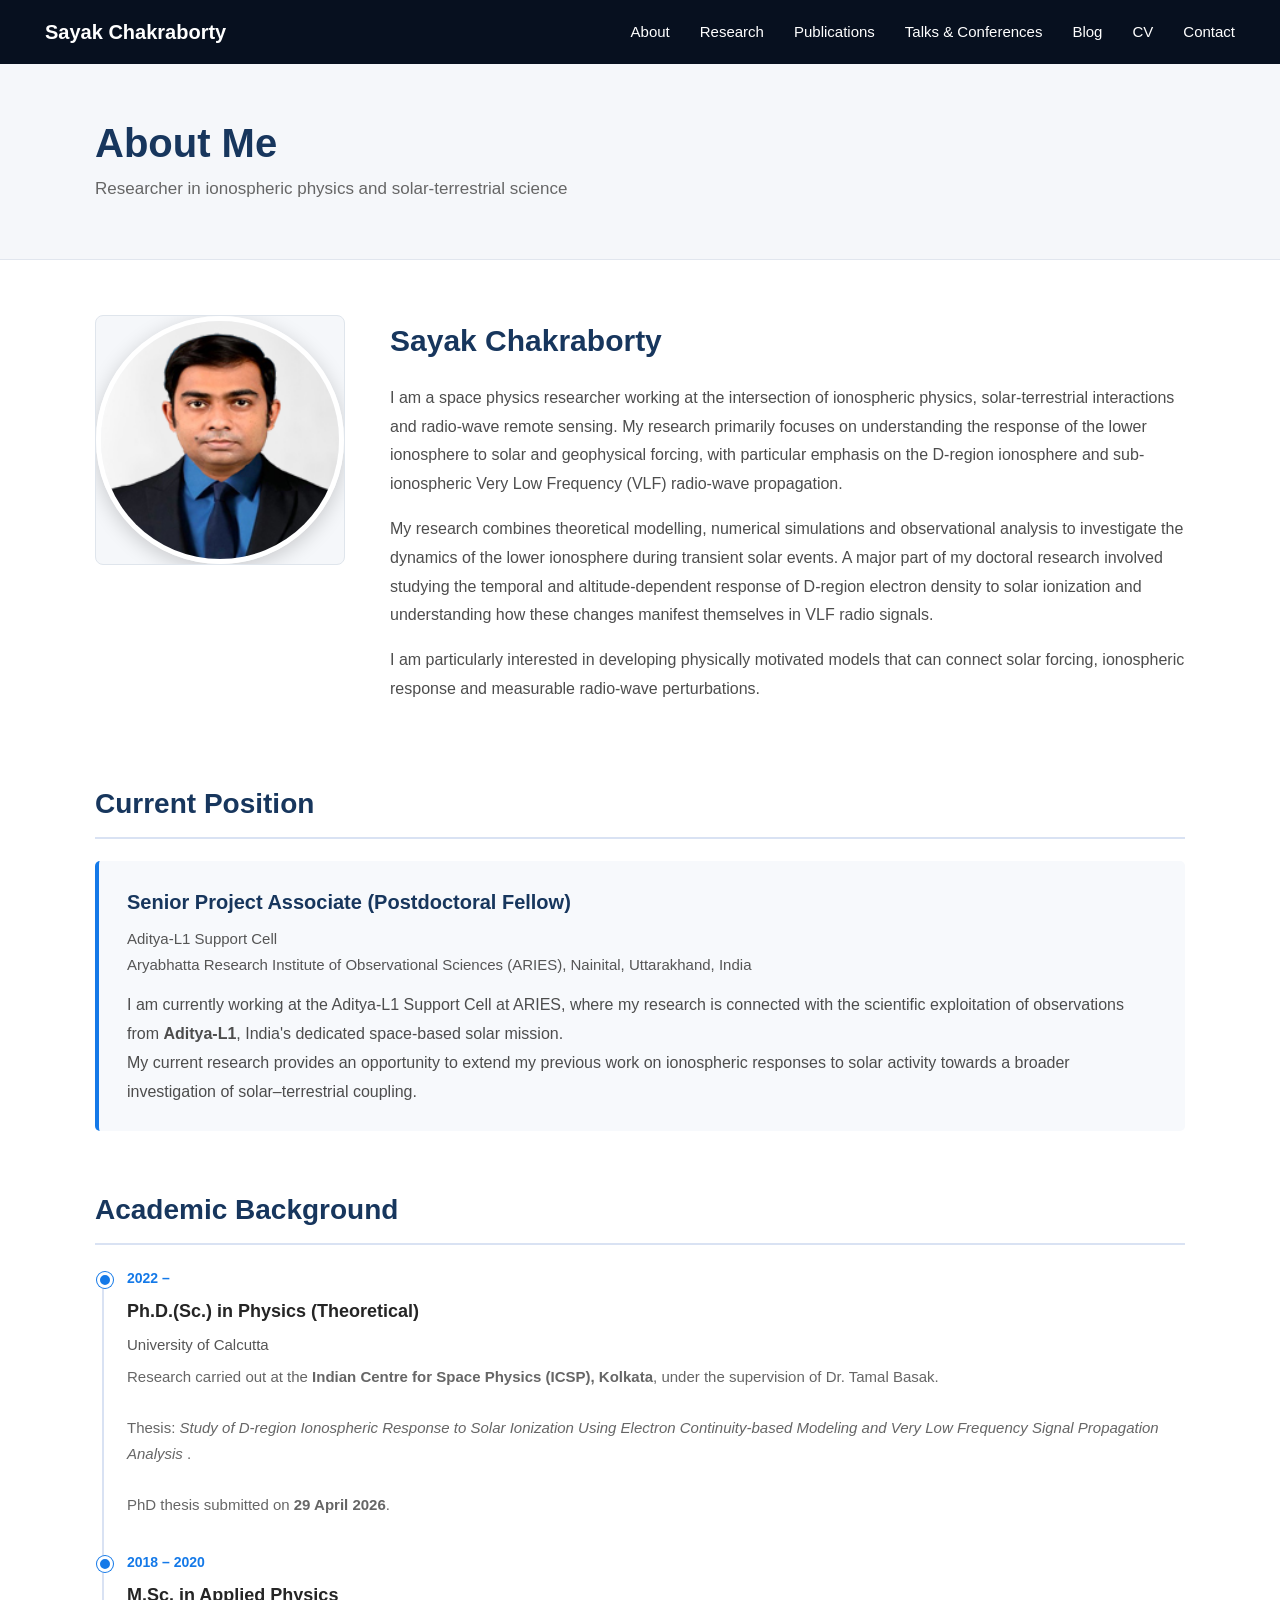
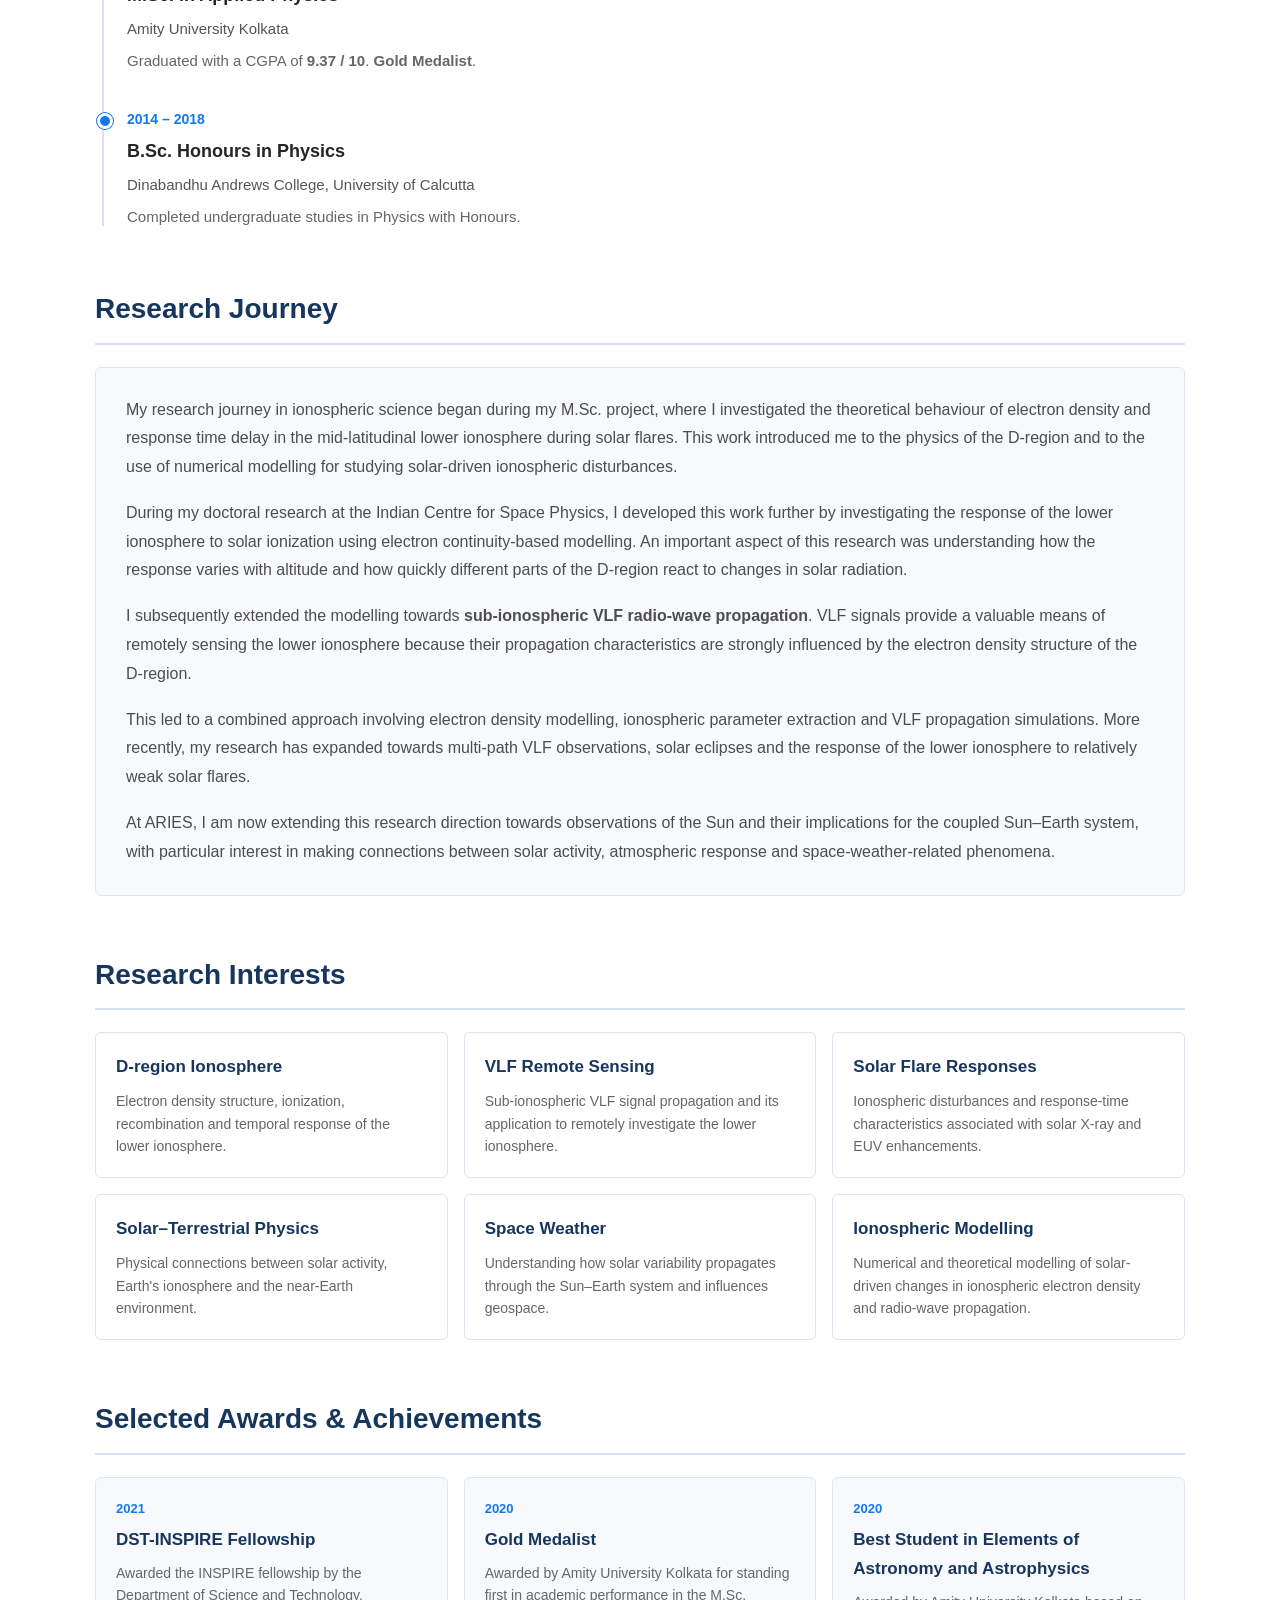
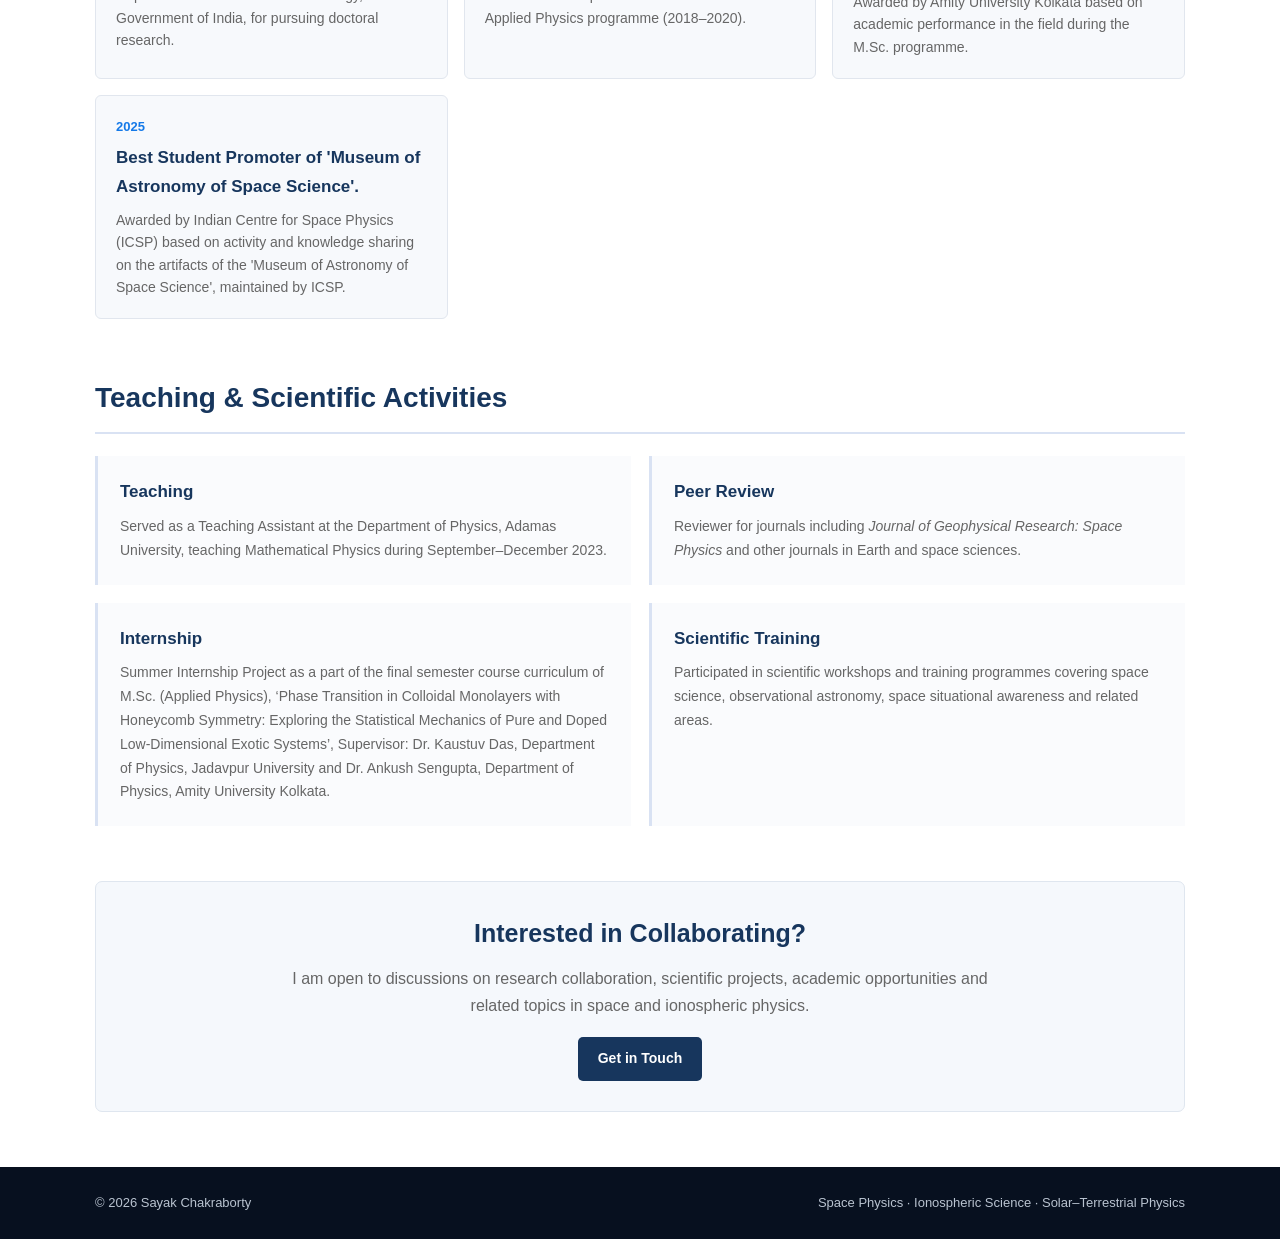
<file: about.html>
<!DOCTYPE html>
<html lang="en">

<head>

    <meta charset="UTF-8">

    <meta name="viewport"
          content="width=device-width, initial-scale=1.0">

    <title>About | Sayak Chakraborty</title>

    <meta name="description"
          content="About Sayak Chakraborty, a space physics researcher working on ionospheric physics, VLF remote sensing and solar-terrestrial interactions.">

    <link rel="stylesheet" href="style.css">

    <style>

        /* =====================================================
           ABOUT PAGE
           ===================================================== */

        .page-header {
            background: #f5f7fa;
            border-bottom: 1px solid #e1e6ee;
        }


        .page-header-container {
            max-width: 1150px;
            margin: auto;
            padding: 55px 30px;
        }


        .page-header h1 {
            margin: 0 0 8px 0;
            color: #17365d;
            font-size: 40px;
            line-height: 1.2;
        }


        .page-header p {
            margin: 0;
            color: #666666;
            font-size: 17px;
        }


        /* =====================================================
           ABOUT INTRO
           ===================================================== */

        .about-intro {
            display: grid;

            grid-template-columns: 250px 1fr;

            gap: 45px;

            align-items: start;

            margin-bottom: 60px;
        }


        .about-photo {
            width: 100%;

            border-radius: 8px;

            overflow: hidden;

            border: 1px solid #dfe5ec;

            background: #f5f7fa;
        }


        .about-photo img {
            display: block;

            width: 100%;
            height: auto;
        }


        .about-intro-text h2 {
            margin: 0 0 18px 0;

            color: #17365d;

            font-size: 30px;
            font-weight: 600;
        }


        .about-intro-text p {
            margin: 0 0 16px 0;

            color: #4d4d4d;

            font-size: 16px;

            line-height: 1.8;
        }


        /* =====================================================
           GENERAL ABOUT SECTIONS
           ===================================================== */

        .about-section {
            margin-bottom: 55px;
        }


        .about-section h2 {
            margin: 0 0 22px 0;

            padding-bottom: 10px;

            border-bottom: 2px solid #d9e2f3;

            color: #17365d;

            font-size: 28px;

            font-weight: 600;
        }


        .about-section p {
            margin: 0 0 17px 0;

            color: #4d4d4d;

            font-size: 16px;

            line-height: 1.8;
        }


        /* =====================================================
           CURRENT POSITION
           ===================================================== */

        .position-card {

            padding: 24px 28px;

            border-left: 4px solid #1479e8;

            background: #f7f9fc;

            border-radius: 5px;
        }


        .position-card h3 {

            margin: 0 0 7px 0;

            color: #17365d;

            font-size: 20px;

        }


        .position-card .institution {

            margin-bottom: 14px;

            color: #555555;

            font-size: 15px;

        }


        .position-card p {

            margin: 0;

        }


        /* =====================================================
           ACADEMIC TIMELINE
           ===================================================== */

        .timeline {

            position: relative;

            margin-top: 10px;

            padding-left: 32px;
        }


        .timeline::before {

            content: "";

            position: absolute;

            top: 4px;
            bottom: 4px;

            left: 7px;

            width: 2px;

            background: #d9e2f3;

        }


        .timeline-item {

            position: relative;

            margin-bottom: 34px;
        }


        .timeline-item:last-child {

            margin-bottom: 0;
        }


        .timeline-item::before {

            content: "";

            position: absolute;

            left: -30px;

            top: 5px;

            width: 10px;
            height: 10px;

            border-radius: 50%;

            background: #1479e8;

            border: 3px solid #ffffff;

            box-shadow: 0 0 0 1px #1479e8;
        }


        .timeline-year {

            margin-bottom: 5px;

            color: #1479e8;

            font-size: 14px;

            font-weight: 600;
        }


        .timeline-title {

            margin: 0 0 5px 0;

            color: #252525;

            font-size: 18px;

            font-weight: 600;
        }


        .timeline-place {

            margin-bottom: 7px;

            color: #555555;

            font-size: 15px;
        }


        .timeline-description {

            color: #666666;

            font-size: 15px;

            line-height: 1.7;
        }


        /* =====================================================
           RESEARCH JOURNEY
           ===================================================== */

        .research-journey {

            padding: 28px 30px;

            background: #f7f9fc;

            border-radius: 6px;

            border: 1px solid #e1e6ee;
        }


        .research-journey p:last-child {

            margin-bottom: 0;

        }


        /* =====================================================
           RESEARCH INTERESTS
           ===================================================== */

        .research-interest-grid {

            display: grid;

            grid-template-columns:
                repeat(3, 1fr);

            gap: 16px;

        }


        .research-interest {

            padding: 20px;

            border: 1px solid #dfe5ec;

            border-radius: 6px;

            background: #ffffff;

            transition:
                transform 0.2s ease,
                border-color 0.2s ease,
                box-shadow 0.2s ease;
        }


        .research-interest:hover {

            transform: translateY(-2px);

            border-color: #b9cde3;

            box-shadow:
                0 5px 16px rgba(0,0,0,0.06);
        }


        .research-interest h3 {

            margin: 0 0 8px 0;

            color: #17365d;

            font-size: 17px;
        }


        .research-interest p {

            margin: 0;

            color: #666666;

            font-size: 14px;

            line-height: 1.6;
        }


        /* =====================================================
           AWARDS
           ===================================================== */

        .award-list {

            display: grid;

            grid-template-columns:
                repeat(3, 1fr);

            gap: 16px;
        }


        .award {

            padding: 20px;

            background: #f7f9fc;

            border: 1px solid #e1e6ee;

            border-radius: 6px;
        }


        .award-year {

            margin-bottom: 6px;

            color: #1479e8;

            font-size: 13px;

            font-weight: 600;
        }


        .award h3 {

            margin: 0 0 7px 0;

            color: #17365d;

            font-size: 17px;
        }


        .award p {

            margin: 0;

            color: #666666;

            font-size: 14px;

            line-height: 1.6;
        }


        /* =====================================================
           TEACHING / SCIENTIFIC ACTIVITIES
           ===================================================== */

        .activity-grid {

            display: grid;

            grid-template-columns:
                repeat(2, 1fr);

            gap: 18px;
        }


        .activity {

            padding: 22px;

            border-left: 3px solid #d9e2f3;

            background: #fafbfd;
        }


        .activity h3 {

            margin: 0 0 8px 0;

            color: #17365d;

            font-size: 17px;
        }


        .activity p {

            margin: 0;

            color: #666666;

            font-size: 14px;

            line-height: 1.7;
        }


        /* =====================================================
           CALL TO ACTION
           ===================================================== */

        .about-contact {

            margin-top: 10px;

            padding: 30px;

            text-align: center;

            background: #f5f8fc;

            border: 1px solid #dfe6ef;

            border-radius: 7px;
        }


        .about-contact h2 {

            margin: 0 0 10px 0;

            color: #17365d;

            font-size: 25px;
        }


        .about-contact p {

            max-width: 700px;

            margin: 0 auto 18px auto;

            color: #666666;

            line-height: 1.7;
        }


        .about-contact a {

            display: inline-block;

            padding: 10px 20px;

            border-radius: 5px;

            background: #17365d;

            color: #ffffff;

            font-size: 14px;

            font-weight: 600;

            text-decoration: none;
        }


        .about-contact a:hover {

            background: #1479e8;

        }


        /* =====================================================
           MOBILE
           ===================================================== */

        @media (max-width: 800px) {

            .about-intro {

                grid-template-columns: 1fr;

                gap: 25px;

            }


            .about-photo {

                max-width: 230px;

                margin: auto;

            }


            .research-interest-grid {

                grid-template-columns: 1fr 1fr;

            }


            .award-list {

                grid-template-columns: 1fr;

            }


            .activity-grid {

                grid-template-columns: 1fr;

            }

        }


        @media (max-width: 550px) {

            .page-header-container {

                padding-left: 20px;
                padding-right: 20px;

            }


            .page-header h1 {

                font-size: 34px;

            }


            .research-interest-grid {

                grid-template-columns: 1fr;

            }


            .about-intro-text h2 {

                font-size: 26px;

            }

        }

    </style>

</head>


<body>


    <!-- =====================================================
         NAVIGATION
         ===================================================== -->

    <nav class="navbar">

        <div class="nav-container">

            <a href="index.html"
               class="site-name">

                Sayak Chakraborty

            </a>


            <div class="nav-links">

                <a href="about.html">About</a>

                <a href="research.html">Research</a>

                <a href="publications.html">Publications</a>

                <a href="talks.html">Talks &amp; Conferences</a>

                <a href="blog.html">Blog</a>

                <a href="cv.html">CV</a>

                <a href="contact.html">Contact</a>

            </div>

        </div>

    </nav>



    <!-- =====================================================
         PAGE HEADER
         ===================================================== -->

    <header class="page-header">

        <div class="page-header-container">

            <h1>About Me</h1>

            <p>
                Researcher in ionospheric physics and solar-terrestrial science
            </p>

        </div>

    </header>



    <!-- =====================================================
         MAIN CONTENT
         ===================================================== -->

    <main class="main-container">


        <!-- =================================================
             INTRODUCTION
             ================================================= -->

        <section class="about-intro">


            <div class="about-photo">

                <img src="sayak.png"
                     alt="Sayak Chakraborty">

            </div>


            <div class="about-intro-text">

                <h2>Sayak Chakraborty</h2>


                <p>

                    I am a space physics researcher working at the
                    intersection of ionospheric physics, solar-terrestrial
                    interactions and radio-wave remote sensing. My research
                    primarily focuses on understanding the response of the
                    lower ionosphere to solar and geophysical forcing, with
                    particular emphasis on the D-region ionosphere and
                    sub-ionospheric Very Low Frequency (VLF) radio-wave
                    propagation.

                </p>


                <p>

                    My research combines theoretical modelling, numerical
                    simulations and observational analysis to investigate
                    the dynamics of the lower ionosphere during transient
                    solar events. A major part of my doctoral research
                    involved studying the temporal and altitude-dependent
                    response of D-region electron density to solar
                    ionization and understanding how these changes manifest
                    themselves in VLF radio signals.

                </p>


                <p>

                    I am particularly interested in developing physically
                    motivated models that can connect solar forcing,
                    ionospheric response and measurable radio-wave
                    perturbations.

                </p>

            </div>

        </section>



        <!-- =================================================
             CURRENT POSITION
             ================================================= -->

        <section class="about-section">

            <h2>Current Position</h2>


            <div class="position-card">

                <h3>
                    Senior Project Associate
                    (Postdoctoral Fellow)
                </h3>


                <div class="institution">

                    Aditya-L1 Support Cell<br>

                    Aryabhatta Research Institute of
                    Observational Sciences (ARIES), Nainital, Uttarakhand, India

                </div>


                <p>

                    I am currently working at the Aditya-L1 Support Cell
                    at ARIES, where my research is connected with the
                    scientific exploitation of observations from
                    <strong>Aditya-L1</strong>, India's dedicated
                    space-based solar mission.

                </p>


                <p>

                    My current research provides an opportunity to extend
                    my previous work on ionospheric responses to solar
                    activity towards a broader investigation of
                    solar–terrestrial coupling.

                </p>

            </div>

        </section>



        <!-- =================================================
             ACADEMIC BACKGROUND
             ================================================= -->

        <section class="about-section">

            <h2>Academic Background</h2>


            <div class="timeline">


                <div class="timeline-item">

                    <div class="timeline-year">
                        2022 – 
                    </div>


                    <h3 class="timeline-title">
                        Ph.D.(Sc.) in Physics (Theoretical)
                    </h3>


                    <div class="timeline-place">
                        University of Calcutta
                    </div>


                    <div class="timeline-description">

                        Research carried out at the
                        <strong>Indian Centre for Space Physics (ICSP),
                        Kolkata</strong>, under the supervision of
                        Dr. Tamal Basak.

                        <br><br>

                        Thesis:
                        <em>
                            Study of D-region Ionospheric Response to
                            Solar Ionization Using Electron
                            Continuity-based Modeling and Very Low
                            Frequency Signal Propagation Analysis
                        </em>.

                        <br><br>

                        PhD thesis submitted on
                        <strong>29 April 2026</strong>.

                    </div>

                </div>



                <div class="timeline-item">

                    <div class="timeline-year">
                        2018 – 2020
                    </div>


                    <h3 class="timeline-title">
                        M.Sc. in Applied Physics
                    </h3>


                    <div class="timeline-place">
                        Amity University Kolkata
                    </div>


                    <div class="timeline-description">

                        Graduated with a CGPA of
                        <strong>9.37 / 10</strong>.
                        <strong>Gold Medalist</strong>.

                    </div>

                </div>



                <div class="timeline-item">

                    <div class="timeline-year">
                        2014 – 2018
                    </div>


                    <h3 class="timeline-title">
                        B.Sc. Honours in Physics
                    </h3>


                    <div class="timeline-place">
                        Dinabandhu Andrews College,
                        University of Calcutta
                    </div>


                    <div class="timeline-description">

                        Completed undergraduate studies in Physics
                        with Honours.

                    </div>

                </div>

            </div>

        </section>



        <!-- =================================================
             RESEARCH JOURNEY
             ================================================= -->

        <section class="about-section">

            <h2>Research Journey</h2>


            <div class="research-journey">

                <p>

                    My research journey in ionospheric science began during
                    my M.Sc. project, where I investigated the theoretical
                    behaviour of electron density and response time delay
                    in the mid-latitudinal lower ionosphere during solar
                    flares. This work introduced me to the physics of the
                    D-region and to the use of numerical modelling for
                    studying solar-driven ionospheric disturbances.

                </p>


                <p>

                    During my doctoral research at the Indian Centre for
                    Space Physics, I developed this work further by
                    investigating the response of the lower ionosphere to
                    solar ionization using electron continuity-based
                    modelling. An important aspect of this research was
                    understanding how the response varies with altitude
                    and how quickly different parts of the D-region react
                    to changes in solar radiation.

                </p>


                <p>

                    I subsequently extended the modelling towards
                    <strong>sub-ionospheric VLF radio-wave propagation</strong>.
                    VLF signals provide a valuable means of remotely
                    sensing the lower ionosphere because their propagation
                    characteristics are strongly influenced by the
                    electron density structure of the D-region.

                </p>


                <p>

                    This led to a combined approach involving electron
                    density modelling, ionospheric parameter extraction and
                    VLF propagation simulations. More recently, my research
                    has expanded towards multi-path VLF observations,
                    solar eclipses and the response of the lower ionosphere
                    to relatively weak solar flares.

                </p>


                <p>

                    At ARIES, I am now extending this research direction
                    towards observations of the Sun and their implications
                    for the coupled Sun–Earth system, with particular
                    interest in making connections between solar activity,
                    atmospheric response and space-weather-related
                    phenomena.

                </p>

            </div>

        </section>



        <!-- =================================================
             RESEARCH INTERESTS
             ================================================= -->

        <section class="about-section">

            <h2>Research Interests</h2>


            <div class="research-interest-grid">


                <div class="research-interest">

                    <h3>D-region Ionosphere</h3>

                    <p>

                        Electron density structure, ionization,
                        recombination and temporal response of the
                        lower ionosphere.

                    </p>

                </div>



                <div class="research-interest">

                    <h3>VLF Remote Sensing</h3>

                    <p>

                        Sub-ionospheric VLF signal propagation and its
                        application to remotely investigate the lower
                        ionosphere.

                    </p>

                </div>



                <div class="research-interest">

                    <h3>Solar Flare Responses</h3>

                    <p>

                        Ionospheric disturbances and response-time
                        characteristics associated with solar X-ray
                        and EUV enhancements.

                    </p>

                </div>



                <div class="research-interest">

                    <h3>Solar–Terrestrial Physics</h3>

                    <p>

                        Physical connections between solar activity,
                        Earth's ionosphere and the near-Earth
                        environment.

                    </p>

                </div>



                <div class="research-interest">

                    <h3>Space Weather</h3>

                    <p>

                        Understanding how solar variability propagates
                        through the Sun–Earth system and influences
                        geospace.

                    </p>

                </div>



                <div class="research-interest">

                    <h3>Ionospheric Modelling</h3>

                    <p>

                        Numerical and theoretical modelling of
                        solar-driven changes in ionospheric electron
                        density and radio-wave propagation.

                    </p>

                </div>


            </div>

        </section>



        <!-- =================================================
             AWARDS
             ================================================= -->

        <section class="about-section">

            <h2>Selected Awards &amp; Achievements</h2>


            <div class="award-list">


                <div class="award">

                    <div class="award-year">
                        2021
                    </div>

                    <h3>
                        DST-INSPIRE Fellowship
                    </h3>

                    <p>

                        Awarded the INSPIRE fellowship by the
                        Department of Science and Technology,
                        Government of India, for pursuing doctoral
                        research.

                    </p>

                </div>



                <div class="award">

                    <div class="award-year">
                        2020
                    </div>

                    <h3>
                        Gold Medalist
                    </h3>

                    <p>

                        Awarded by Amity University Kolkata for
                        standing first in academic performance in
                        the M.Sc. Applied Physics programme
                        (2018–2020).

                    </p>

                </div>



                <div class="award">

                    <div class="award-year">
                        2020
                    </div>

                    <h3>
                        Best Student in Elements of Astronomy
                        and Astrophysics
                    </h3>

                    <p>

                        Awarded by Amity University Kolkata based
                        on academic performance in the field during
                        the M.Sc. programme.

                    </p>

                </div>

                <div class="award">

                    <div class="award-year">
                        2025
                    </div>

                    <h3>
                        Best Student Promoter of
                        'Museum of Astronomy of Space Science'.
                    </h3>

                    <p>

                        Awarded by Indian Centre for Space Physics (ICSP) based
                        on activity and knowledge sharing on the artifacts of
                        the 'Museum of Astronomy of Space Science', maintained by
                        ICSP.

                    </p>

                </div>


            </div>


            </div>

            

        </section>



        <!-- =================================================
             TEACHING & SCIENTIFIC ACTIVITIES
             ================================================= -->

        <section class="about-section">

            <h2>Teaching &amp; Scientific Activities</h2>


            <div class="activity-grid">


                <div class="activity">

                    <h3>Teaching</h3>

                    <p>

                        Served as a Teaching Assistant at the
                        Department of Physics, Adamas University,
                        teaching Mathematical Physics during
                        September–December 2023.

                    </p>

                </div>



                <div class="activity">

                    <h3>Peer Review</h3>

                    <p>

                        Reviewer for journals including
                        <em>Journal of Geophysical Research:
                        Space Physics</em> and other journals in
                        Earth and space sciences.

                    </p>

                </div>



                <div class="activity">

                    <h3>Internship</h3>

                    <p>

                        Summer Internship Project as a part of the final semester course
                        curriculum of M.Sc. (Applied Physics), ‘Phase Transition in Colloidal
                        Monolayers with Honeycomb Symmetry: Exploring the Statistical Mechanics
                        of Pure and Doped Low-Dimensional Exotic Systems’, Supervisor: Dr.
                        Kaustuv Das, Department of Physics, Jadavpur University and Dr. Ankush
                        Sengupta, Department of Physics, Amity University Kolkata.

                    </p>

                </div>



                <div class="activity">

                    <h3>Scientific Training</h3>

                    <p>

                        Participated in scientific workshops and
                        training programmes covering space science,
                        observational astronomy, space situational
                        awareness and related areas.

                    </p>

                </div>


            </div>

        </section>



        <!-- =================================================
             CONTACT
             ================================================= -->

        <section class="about-contact">

            <h2>Interested in Collaborating?</h2>


            <p>

                I am open to discussions on research collaboration,
                scientific projects, academic opportunities and
                related topics in space and ionospheric physics.

            </p>


            <a href="contact.html">
                Get in Touch
            </a>

        </section>


    </main>



    <!-- =====================================================
         FOOTER
         ===================================================== -->

    <footer>

        <div class="footer-container">

            <p>
                © 2026 Sayak Chakraborty
            </p>

            <p>
                Space Physics · Ionospheric Science ·
                Solar–Terrestrial Physics
            </p>

        </div>

    </footer>


</body>

</html>
</file>
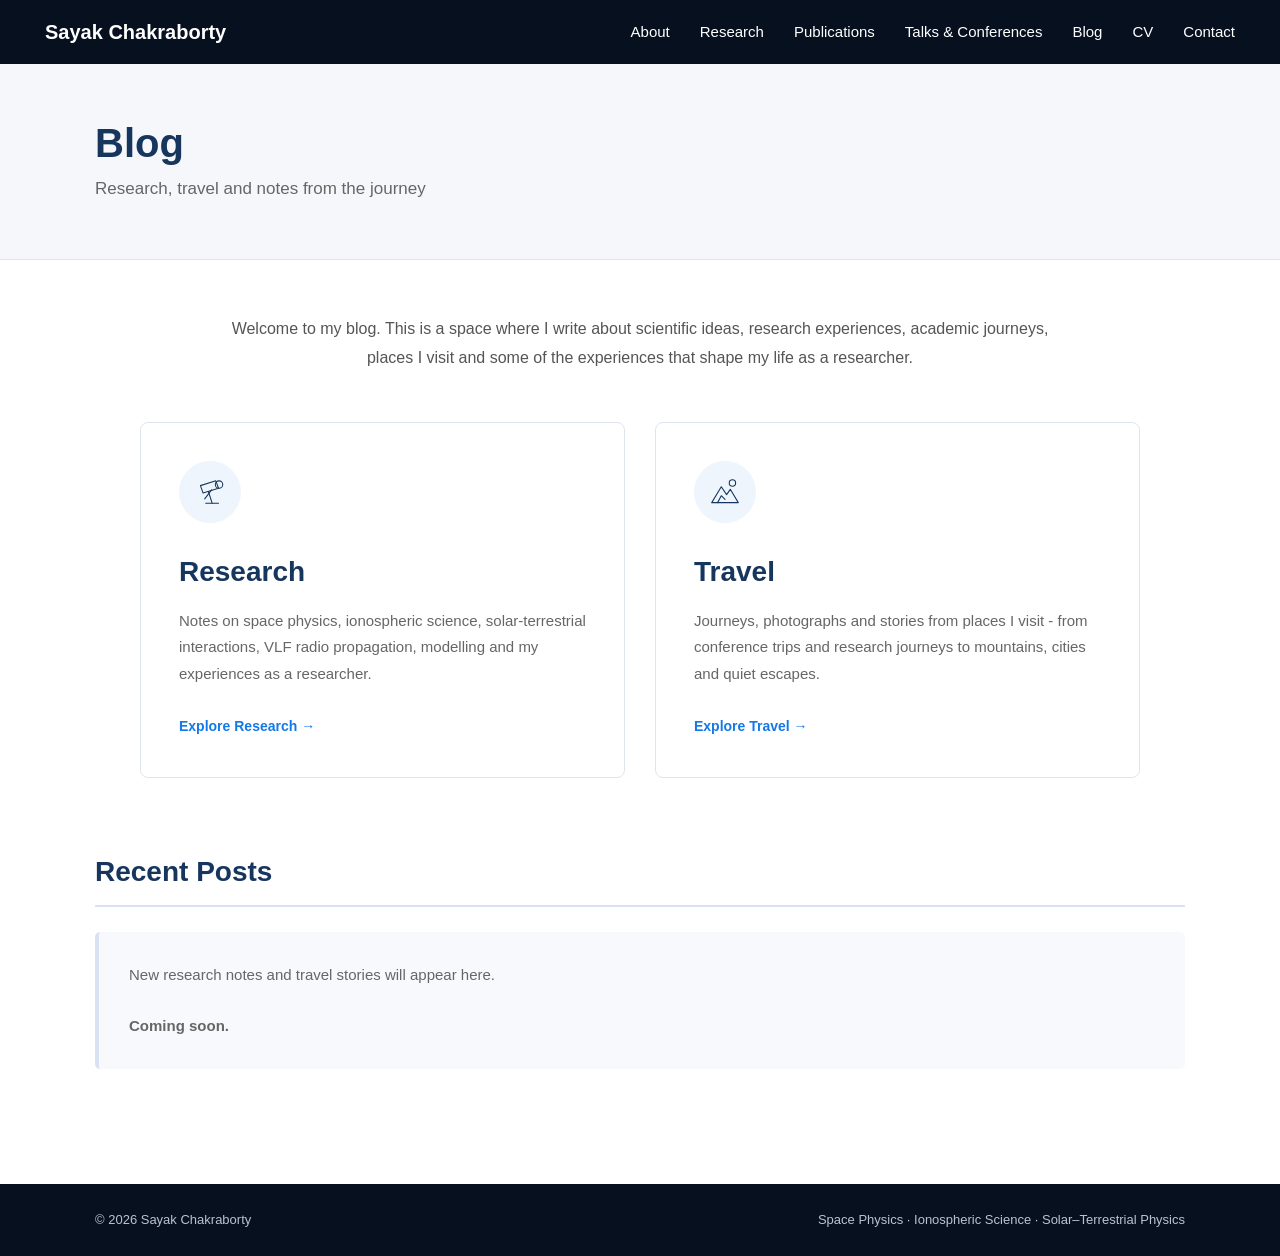
<file: blog.html>
<!DOCTYPE html>
<html lang="en">

<head>

    <meta charset="UTF-8">

    <meta name="viewport"
          content="width=device-width, initial-scale=1.0">

    <title>Blog | Sayak Chakraborty</title>

    <meta name="description"
          content="Research and travel blog of Sayak Chakraborty.">

    <link rel="stylesheet" href="style.css">


    <style>

        /* =====================================================
           BLOG PAGE
           ===================================================== */

        .page-header {
            background: #f5f7fa;
            border-bottom: 1px solid #e1e6ee;
        }


        .page-header-container {
            max-width: 1150px;
            margin: auto;
            padding: 55px 30px;
        }


        .page-header h1 {
            margin: 0 0 8px 0;

            color: #17365d;

            font-size: 40px;

            line-height: 1.2;
        }


        .page-header p {
            margin: 0;

            color: #666666;

            font-size: 17px;
        }


        /* =====================================================
           INTRODUCTION
           ===================================================== */

        .blog-intro {
            max-width: 850px;

            margin: 0 auto 50px auto;

            text-align: center;
        }


        .blog-intro p {
            margin: 0;

            color: #555555;

            font-size: 16px;

            line-height: 1.8;
        }


        /* =====================================================
           BLOG CATEGORIES
           ===================================================== */

        .blog-category-grid {

            display: grid;

            grid-template-columns:
                repeat(2, minmax(0, 1fr));

            gap: 30px;

            max-width: 1000px;

            margin: 0 auto 70px auto;

        }


        .blog-category {

            position: relative;

            display: flex;

            flex-direction: column;

            justify-content: space-between;

            min-height: 330px;

            padding: 38px;

            background: #ffffff;

            border: 1px solid #dfe5ec;

            border-radius: 8px;

            text-decoration: none;

            overflow: hidden;

            transition:
                transform 0.25s ease,
                box-shadow 0.25s ease,
                border-color 0.25s ease;

        }


        .blog-category:hover {

            transform: translateY(-5px);

            border-color: #bfd0e3;

            box-shadow:
                0 10px 30px rgba(0, 0, 0, 0.08);

        }


        /* =====================================================
           CATEGORY ICON
           ===================================================== */

        .category-icon {

            width: 62px;

            height: 62px;

            display: flex;

            align-items: center;

            justify-content: center;

            margin-bottom: 25px;

            border-radius: 50%;

            background: #eef5fc;

            color: #17365d;

        }


        .category-icon svg {

            width: 34px;

            height: 34px;

            fill: none;

            stroke: currentColor;

            stroke-width: 2;

            stroke-linecap: round;

            stroke-linejoin: round;

        }


        /* =====================================================
           CATEGORY CONTENT
           ===================================================== */

        .blog-category h2 {

            margin: 0 0 12px 0;

            color: #17365d;

            font-size: 28px;

            font-weight: 600;

        }


        .blog-category p {

            margin: 0;

            color: #666666;

            font-size: 15px;

            line-height: 1.75;

        }


        .category-link {

            margin-top: 28px;

            color: #1479e8;

            font-size: 14px;

            font-weight: 600;

        }


        .category-link::after {

            content: " →";

        }


        /* =====================================================
           RECENT POSTS
           ===================================================== */

        .recent-section {

            margin-bottom: 60px;

        }


        .recent-section h2 {

            margin: 0 0 25px 0;

            padding-bottom: 10px;

            border-bottom: 2px solid #d9e2f3;

            color: #17365d;

            font-size: 28px;

            font-weight: 600;

        }


        .coming-soon {

            padding: 30px;

            background: #f7f9fc;

            border-left: 4px solid #d9e2f3;

            border-radius: 5px;

            color: #666666;

            font-size: 15px;

            line-height: 1.7;

        }


        /* =====================================================
           MOBILE
           ===================================================== */

        @media (max-width: 750px) {

            .blog-category-grid {

                grid-template-columns: 1fr;

            }

        }


        @media (max-width: 550px) {

            .page-header-container {

                padding-left: 20px;

                padding-right: 20px;

            }


            .page-header h1 {

                font-size: 34px;

            }


            .blog-category {

                min-height: 280px;

                padding: 28px;

            }


            .blog-category h2 {

                font-size: 25px;

            }

        }

    </style>

</head>


<body>


    <!-- =====================================================
         NAVIGATION
         ===================================================== -->

    <nav class="navbar">

        <div class="nav-container">


            <a href="index.html"
               class="site-name">

                Sayak Chakraborty

            </a>


            <div class="nav-links">

                <a href="about.html">
                    About
                </a>

                <a href="research.html">
                    Research
                </a>

                <a href="publications.html">
                    Publications
                </a>

                <a href="talks.html">
                    Talks &amp; Conferences
                </a>

                <a href="blog.html">
                    Blog
                </a>

                <a href="cv.html">
                    CV
                </a>

                <a href="contact.html">
                    Contact
                </a>

            </div>

        </div>

    </nav>



    <!-- =====================================================
         PAGE HEADER
         ===================================================== -->

    <header class="page-header">

        <div class="page-header-container">

            <h1>Blog</h1>

            <p>
                Research, travel and notes from the journey
            </p>

        </div>

    </header>



    <!-- =====================================================
         MAIN CONTENT
         ===================================================== -->

    <main class="main-container">


        <!-- =================================================
             INTRODUCTION
             ================================================= -->

        <section class="blog-intro">

            <p>

                Welcome to my blog. This is a space where I write about
                scientific ideas, research experiences, academic journeys,
                places I visit and some of the experiences that shape my
                life as a researcher.

            </p>

        </section>



        <!-- =================================================
             BLOG CATEGORIES
             ================================================= -->

        <section class="blog-category-grid">


            <!-- =================================================
                 RESEARCH
                 ================================================= -->

            <a href="research-blog.html"
               class="blog-category">


                <div>

                    <div class="category-icon">

                        <svg viewBox="0 0 64 64"
                             aria-hidden="true">

                            <!-- Telescope -->

                            <path d="M14 20
                                     L43 11
                                     L48 25
                                     L19 34
                                     Z"/>

                            <path d="M29 31
                                     L36 53"/>

                            <path d="M24 53
                                     L48 53"/>

                            <path d="M35 28
                                     L22 45"/>

                            <circle cx="49"
                                    cy="18"
                                    r="7"/>

                        </svg>

                    </div>


                    <h2>
                        Research
                    </h2>


                    <p>

                        Notes on space physics, ionospheric science,
                        solar-terrestrial interactions, VLF radio
                        propagation, modelling and my experiences
                        as a researcher.

                    </p>

                </div>


                <div class="category-link">
                    Explore Research
                </div>


            </a>



            <!-- =================================================
                 TRAVEL
                 ================================================= -->

            <a href="travel.html"
               class="blog-category">


                <div>

                    <div class="category-icon">

                        <svg viewBox="0 0 64 64"
                             aria-hidden="true">

                            <!-- Mountain -->

                            <path d="M7 52
                                     L25 22
                                     L35 37
                                     L42 27
                                     L57 52
                                     Z"/>

                            <path d="M18 52
                                     L25 39
                                     L32 46"/>

                            <circle cx="46"
                                    cy="15"
                                    r="6"/>

                        </svg>

                    </div>


                    <h2>
                        Travel
                    </h2>


                    <p>

                        Journeys, photographs and stories from places
                        I visit - from conference trips and research
                        journeys to mountains, cities and quiet
                        escapes.

                    </p>

                </div>


                <div class="category-link">
                    Explore Travel
                </div>


            </a>


        </section>



        <!-- =================================================
             RECENT POSTS
             ================================================= -->

        <section class="recent-section">


            <h2>
                Recent Posts
            </h2>


            <div class="coming-soon">

                New research notes and travel stories will appear here.

                <br><br>

                <strong>
                    Coming soon.
                </strong>

            </div>


        </section>


    </main>



    <!-- =====================================================
         FOOTER
         ===================================================== -->

    <footer>

        <div class="footer-container">

            <p>
                © 2026 Sayak Chakraborty
            </p>

            <p>
                Space Physics · Ionospheric Science ·
                Solar–Terrestrial Physics
            </p>

        </div>

    </footer>


</body>

</html>
</file>
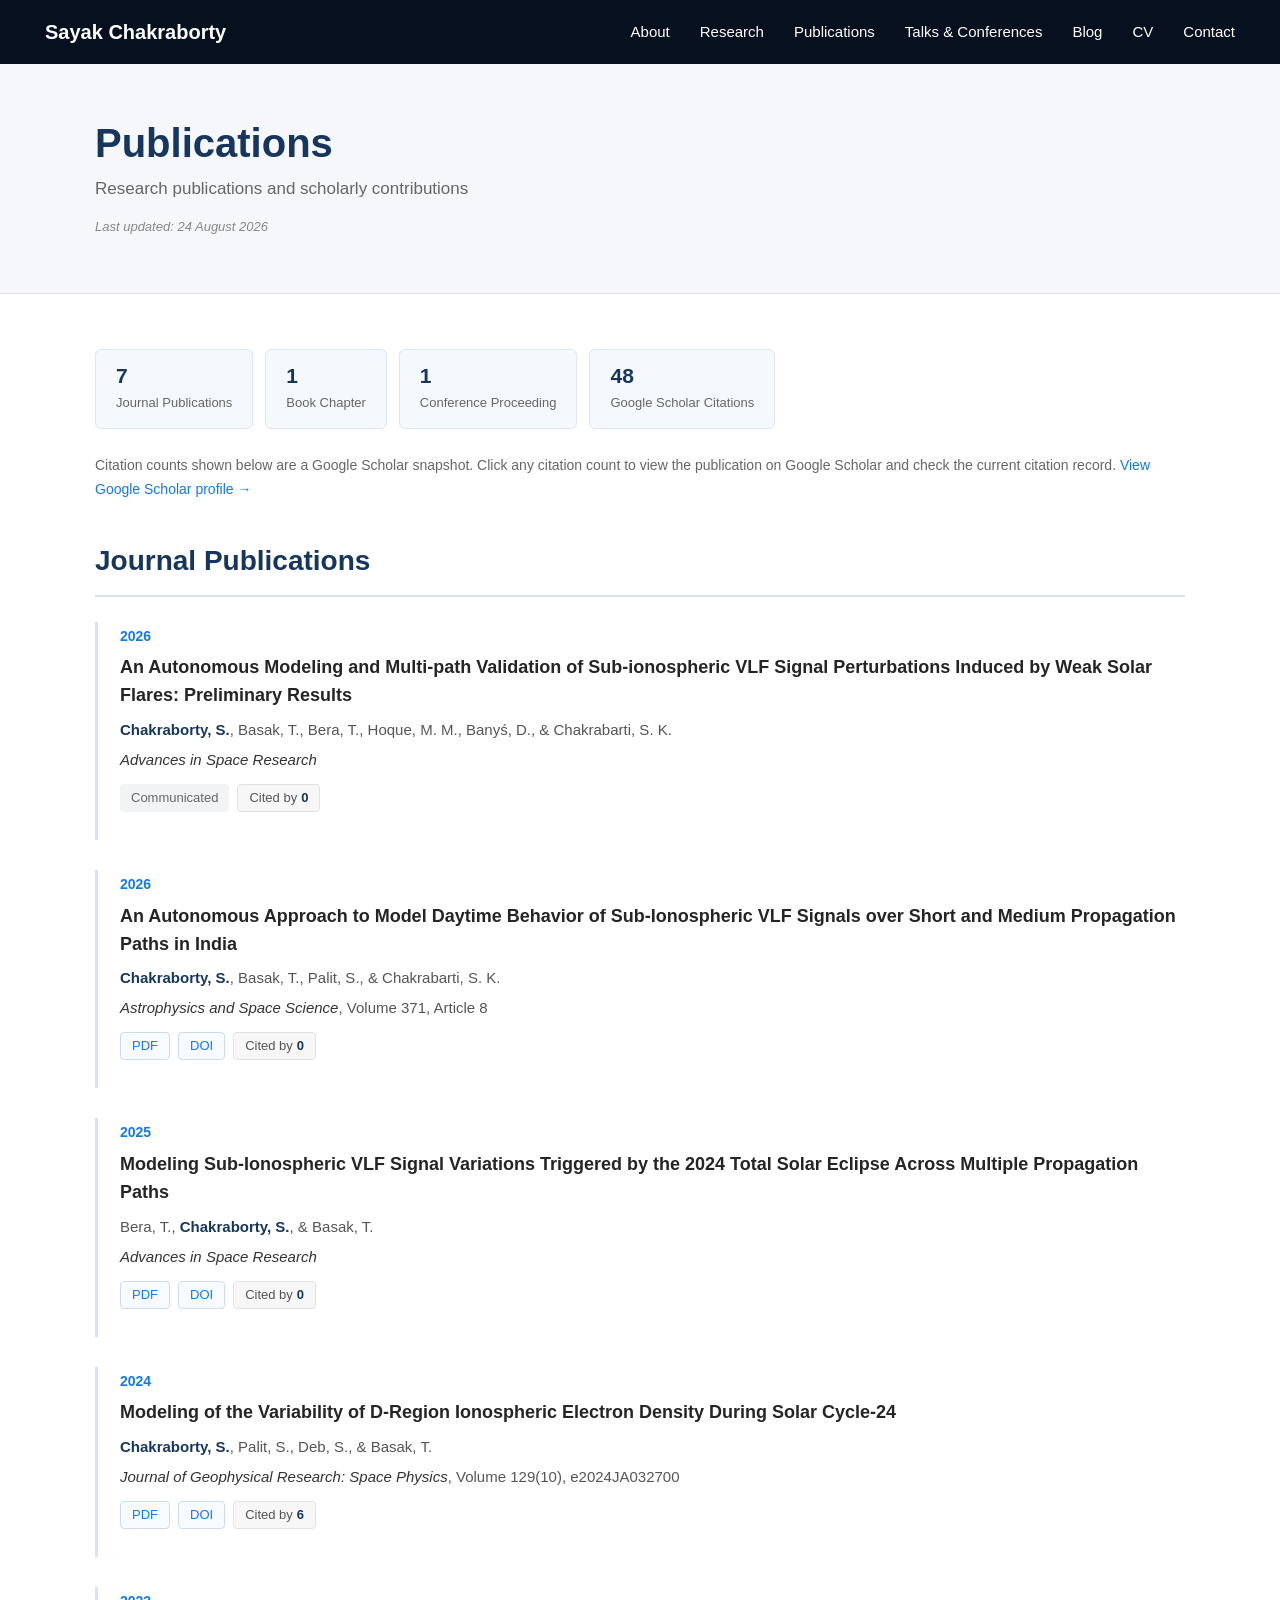
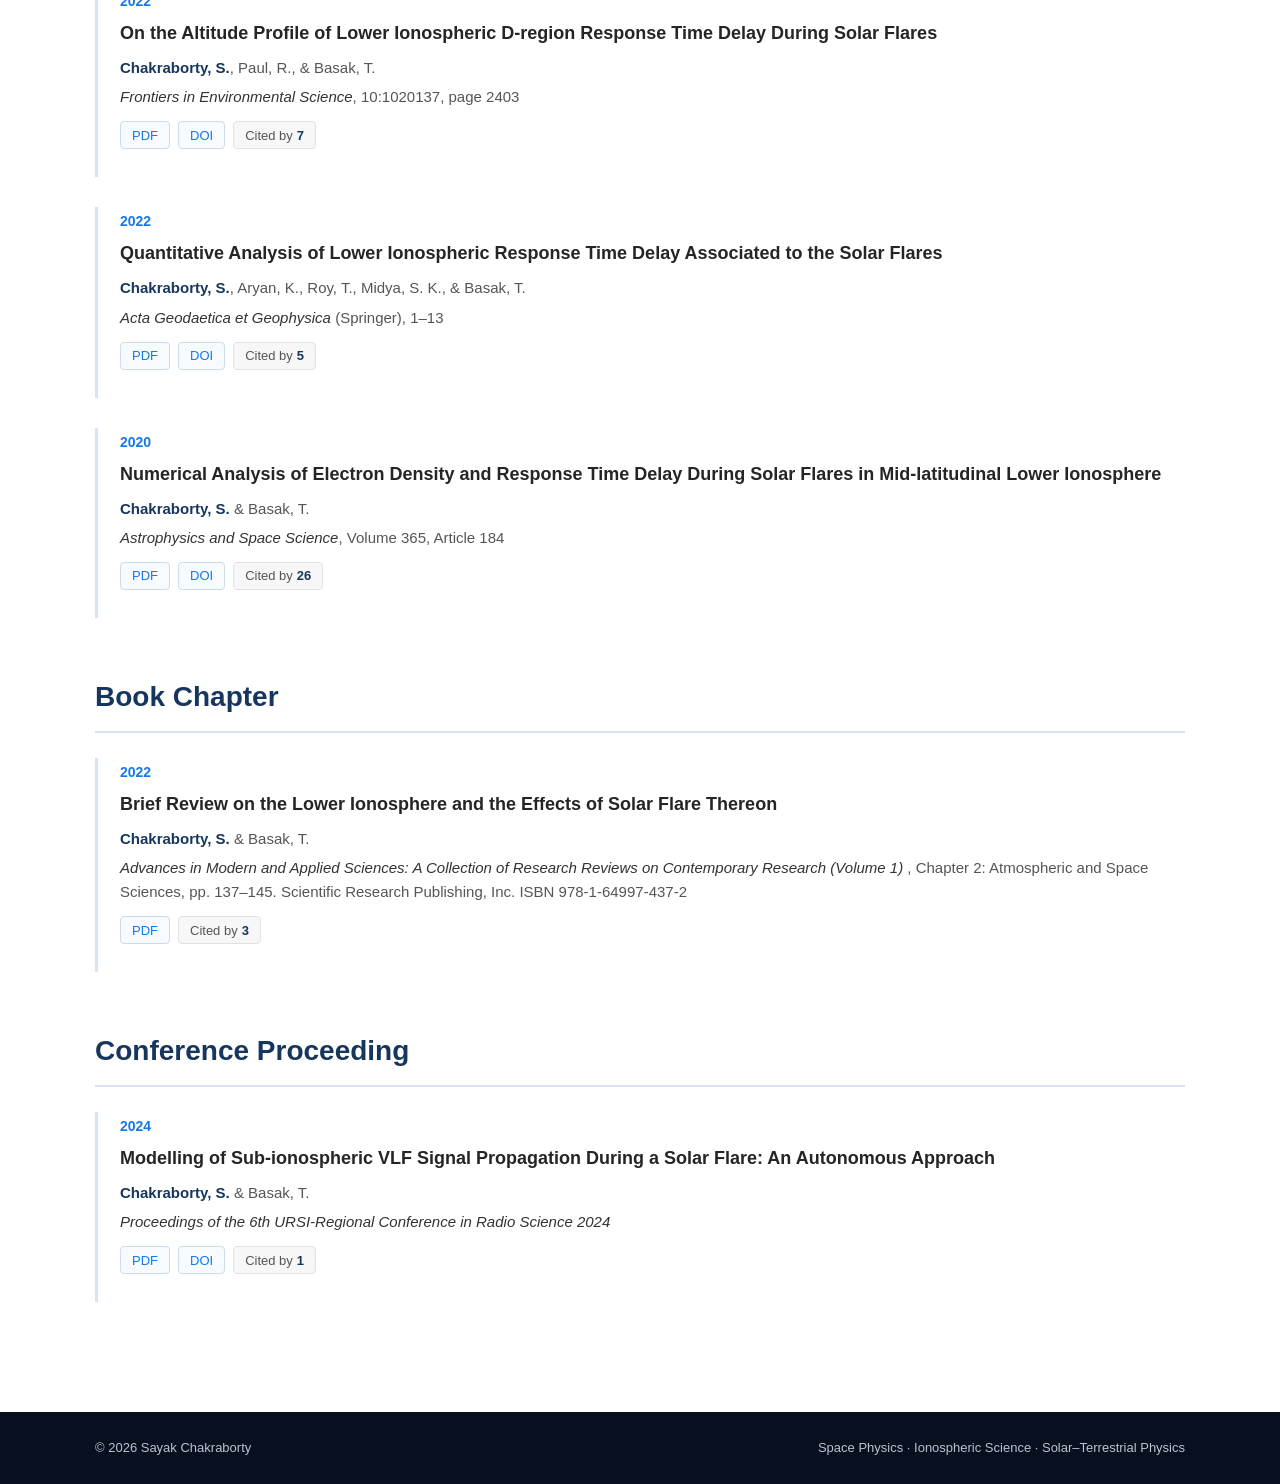
<file: publications.html>
<!DOCTYPE html>
<html lang="en">

<head>
    <meta charset="UTF-8">
    <meta name="viewport" content="width=device-width, initial-scale=1.0">

    <title>Publications | Sayak Chakraborty</title>

    <meta name="description"
          content="Research publications of Sayak Chakraborty in ionospheric physics, VLF remote sensing and solar-terrestrial physics.">

    <link rel="stylesheet" href="style.css">

    <style>

        .page-header {
            background: #f5f7fa;
            border-bottom: 1px solid #e1e6ee;
        }

        .page-header-container {
            max-width: 1150px;
            margin: auto;
            padding: 55px 30px;
        }

        .page-header h1 {
            margin: 0 0 8px 0;
            color: #17365d;
            font-size: 40px;
            line-height: 1.2;
        }

        .page-header p {
            margin: 0;
            color: #666666;
            font-size: 17px;
        }

        .last-updated {
    margin-top: 12px;
    color: #888888;
    font-size: 13px;
    font-style: italic;
         }

        .publication-summary {
            display: flex;
            flex-wrap: wrap;
            gap: 12px;
            margin-bottom: 50px;
        }

        .summary-item {
            padding: 13px 20px;
            background: #f5f8fc;
            border: 1px solid #dfe6ef;
            border-radius: 6px;
        }

        .summary-item strong {
            display: block;
            color: #17365d;
            font-size: 21px;
            line-height: 1.2;
        }

        .summary-item span {
            color: #666666;
            font-size: 13px;
        }

        .scholar-note {
            margin: -25px 0 35px 0;
            color: #666666;
            font-size: 14px;
        }

        .scholar-note a {
            color: #1479e8;
        }

        .publication-section {
            margin-bottom: 55px;
        }

        .publication-section h2 {
            margin: 0 0 25px 0;
            padding-bottom: 10px;
            border-bottom: 2px solid #d9e2f3;
            color: #17365d;
            font-size: 28px;
            font-weight: 600;
        }

        .publication {
            position: relative;
            margin-bottom: 30px;
            padding: 0 0 28px 22px;
            border-left: 3px solid #d9e2f3;
        }

        .publication:last-child {
            margin-bottom: 0;
        }

        .publication-year {
            display: inline-block;
            margin-bottom: 6px;
            color: #1479e8;
            font-size: 14px;
            font-weight: 600;
        }

        .publication-title {
            margin: 0 0 8px 0;
            color: #252525;
            font-size: 18px;
            line-height: 1.55;
            font-weight: 600;
        }

        .publication-authors {
            margin: 0 0 5px 0;
            color: #555555;
            font-size: 15px;
            line-height: 1.65;
        }

        .publication-authors strong {
            color: #17365d;
            font-weight: 700;
        }

        .publication-journal {
            margin: 0 0 12px 0;
            color: #555555;
            font-size: 15px;
            line-height: 1.6;
        }

        .publication-journal em {
            color: #333333;
        }

        .publication-links {
            display: flex;
            align-items: center;
            flex-wrap: wrap;
            gap: 8px;
        }

        .pub-link,
        .citation-count,
        .status-label {
            display: inline-flex;
            align-items: center;
            min-height: 28px;
            padding: 5px 11px;
            border-radius: 4px;
            font-size: 13px;
            line-height: 1.2;
        }

        .pub-link {
            border: 1px solid #cddbea;
            color: #1479e8;
            background: #f7faff;
            transition: background 0.2s ease, border-color 0.2s ease;
        }

        .pub-link:hover {
            background: #edf5ff;
            border-color: #9bbddd;
        }

        .citation-count {
            border: 1px solid #dfe3e8;
            color: #555555;
            background: #f7f7f7;
            text-decoration: none;
            cursor: pointer;
            transition: background 0.2s ease, border-color 0.2s ease;
        }

        .citation-count:hover {
            background: #eef4fb;
            border-color: #b8c9dc;
            text-decoration: none;
        }

        .citation-count strong {
            color: #17365d;
            margin-left: 4px;
        }

        .status-label {
            background: #f1f3f5;
            color: #666666;
        }

        @media (max-width: 700px) {

            .page-header-container {
                padding-left: 20px;
                padding-right: 20px;
            }

            .page-header h1 {
                font-size: 34px;
            }

            .publication {
                padding-left: 17px;
            }

            .publication-title {
                font-size: 17px;
            }

            .publication-summary {
                flex-direction: column;
            }

            .summary-item {
                width: 100%;
            }

        }

    </style>
</head>


<body>

    <!-- NAVIGATION -->

    <nav class="navbar">

        <div class="nav-container">

            <a href="index.html" class="site-name">
                Sayak Chakraborty
            </a>

            <div class="nav-links">
                <a href="about.html">About</a>
                <a href="research.html">Research</a>
                <a href="publications.html">Publications</a>
                <a href="talks.html">Talks &amp; Conferences</a>
                <a href="blog.html">Blog</a>
                <a href="cv.html">CV</a>
                <a href="contact.html">Contact</a>
            </div>

        </div>

    </nav>


<!-- PAGE HEADER -->

<header class="page-header">

    <div class="page-header-container">

        <h1>Publications</h1>

        <p>
            Research publications and scholarly contributions
        </p>

        <div class="last-updated">
            Last updated: 24 August 2026
        </div>

    </div>

</header>


    <main class="main-container">


        <!-- SUMMARY -->

        <div class="publication-summary">

            <div class="summary-item">
                <strong>7</strong>
                <span>Journal Publications</span>
            </div>

            <div class="summary-item">
                <strong>1</strong>
                <span>Book Chapter</span>
            </div>

            <div class="summary-item">
                <strong>1</strong>
                <span>Conference Proceeding</span>
            </div>

            <div class="summary-item">
                <strong>48</strong>
                <span>Google Scholar Citations</span>
            </div>

        </div>


        <p class="scholar-note">
            Citation counts shown below are a Google Scholar snapshot.
            Click any citation count to view the publication on Google Scholar
            and check the current citation record.
            <a href="https://scholar.google.com/citations?user=4RLB9B8AAAAJ&hl=en"
               target="_blank"
               rel="noopener noreferrer">
                View Google Scholar profile →
            </a>
        </p>


        <!-- JOURNAL PUBLICATIONS -->

        <section class="publication-section">

            <h2>Journal Publications</h2>


            <!-- 2026 COMMUNICATED -->

            <article class="publication">

                <div class="publication-year">2026</div>

                <h3 class="publication-title">
                    An Autonomous Modeling and Multi-path Validation of
                    Sub-ionospheric VLF Signal Perturbations Induced by
                    Weak Solar Flares: Preliminary Results
                </h3>

                <p class="publication-authors">
                    <strong>Chakraborty, S.</strong>,
                    Basak, T.,
                    Bera, T.,
                    Hoque, M. M.,
                    Banyś, D.,
                    &amp; Chakrabarti, S. K.
                </p>

                <p class="publication-journal">
                    <em>Advances in Space Research</em>
                </p>

                <div class="publication-links">

                    <span class="status-label">
                        Communicated
                    </span>

                    <a class="citation-count"
                       href="https://scholar.google.com/scholar?q=An+Autonomous+Modeling+and+Multi-path+Validation+of+Sub-ionospheric+VLF+Signal+Perturbations+Induced+by+Weak+Solar+Flares:+Preliminary+Results"
                       target="_blank"
                       rel="noopener noreferrer"
                       title="Search this publication on Google Scholar">
                        Cited by <strong>0</strong>
                    </a>

                </div>

            </article>


            <!-- 2026 ASTROPHYSICS AND SPACE SCIENCE -->

            <article class="publication">

                <div class="publication-year">2026</div>

                <h3 class="publication-title">
                    An Autonomous Approach to Model Daytime Behavior of
                    Sub-Ionospheric VLF Signals over Short and Medium
                    Propagation Paths in India
                </h3>

                <p class="publication-authors">
                    <strong>Chakraborty, S.</strong>,
                    Basak, T.,
                    Palit, S.,
                    &amp; Chakrabarti, S. K.
                </p>

                <p class="publication-journal">
                    <em>Astrophysics and Space Science</em>,
                    Volume 371, Article 8
                </p>

                <div class="publication-links">

                    <a class="pub-link"
                       href="https://www.researchgate.net/publication/400002957_An_autonomous_approach_to_model_daytime_behavior_of_sub-ionospheric_VLF_signals_over_short_and_medium_propagation_paths_in_India"
                       target="_blank"
                       rel="noopener noreferrer">
                        PDF
                    </a>

                    <a class="pub-link"
                       href="https://doi.org/10.1007/s10509-026-04541-z"
                       target="_blank"
                       rel="noopener noreferrer">
                        DOI
                    </a>

                    <a class="citation-count"
                       href="https://scholar.google.com/scholar?q=An+Autonomous+Approach+to+Model+Daytime+Behavior+of+Sub-Ionospheric+VLF+Signals+over+Short+and+Medium+Propagation+Paths+in+India"
                       target="_blank"
                       rel="noopener noreferrer"
                       title="Search this publication on Google Scholar">
                        Cited by <strong>0</strong>
                    </a>

                </div>

            </article>


            <!-- 2025 / 2026 ADVANCES IN SPACE RESEARCH -->

            <article class="publication">

                <div class="publication-year">2025</div>

                <h3 class="publication-title">
                    Modeling Sub-Ionospheric VLF Signal Variations
                    Triggered by the 2024 Total Solar Eclipse Across
                    Multiple Propagation Paths
                </h3>

                <p class="publication-authors">
                    Bera, T.,
                    <strong>Chakraborty, S.</strong>,
                    &amp; Basak, T.
                </p>

                <p class="publication-journal">
                    <em>Advances in Space Research</em>
                </p>

                <div class="publication-links">

                    <a class="pub-link"
                       href="https://www.researchgate.net/publication/399156266_Modeling_Sub-Ionospheric_VLF_Signal_Variations_Triggered_by_the_2024_Total_Solar_Eclipse_Across_Multiple_Propagation_Paths"
                       target="_blank"
                       rel="noopener noreferrer">
                        PDF
                    </a>

                    <a class="pub-link"
                       href="https://doi.org/10.1016/j.asr.2025.12.093"
                       target="_blank"
                       rel="noopener noreferrer">
                        DOI
                    </a>

                    <a class="citation-count"
                       href="https://scholar.google.com/scholar?q=Modeling+Sub-Ionospheric+VLF+Signal+Variations+Triggered+by+the+2024+Total+Solar+Eclipse+Across+Multiple+Propagation+Paths"
                       target="_blank"
                       rel="noopener noreferrer"
                       title="Search this publication on Google Scholar">
                        Cited by <strong>0</strong>
                    </a>

                </div>

            </article>


            <!-- 2024 JGR -->

            <article class="publication">

                <div class="publication-year">2024</div>

                <h3 class="publication-title">
                    Modeling of the Variability of D-Region Ionospheric
                    Electron Density During Solar Cycle-24
                </h3>

                <p class="publication-authors">
                    <strong>Chakraborty, S.</strong>,
                    Palit, S.,
                    Deb, S.,
                    &amp; Basak, T.
                </p>

                <p class="publication-journal">
                    <em>Journal of Geophysical Research: Space Physics</em>,
                    Volume 129(10), e2024JA032700
                </p>

                <div class="publication-links">

                    <a class="pub-link"
                       href="https://agupubs.onlinelibrary.wiley.com/doi/epdf/10.1029/2024JA032700"
                       target="_blank"
                       rel="noopener noreferrer">
                        PDF
                    </a>

                    <a class="pub-link"
                       href="https://doi.org/10.1029/2024JA032700"
                       target="_blank"
                       rel="noopener noreferrer">
                        DOI
                    </a>

                    <a class="citation-count"
                       href="https://scholar.google.com/scholar?q=Modeling+of+the+Variability+of+D-Region+Ionospheric+Electron+Density+During+Solar+Cycle-24"
                       target="_blank"
                       rel="noopener noreferrer"
                       title="Search this publication on Google Scholar">
                        Cited by <strong>6</strong>
                    </a>

                </div>

            </article>


            <!-- 2022 FRONTIERS -->

            <article class="publication">

                <div class="publication-year">2022</div>

                <h3 class="publication-title">
                    On the Altitude Profile of Lower Ionospheric D-region
                    Response Time Delay During Solar Flares
                </h3>

                <p class="publication-authors">
                    <strong>Chakraborty, S.</strong>,
                    Paul, R.,
                    &amp; Basak, T.
                </p>

                <p class="publication-journal">
                    <em>Frontiers in Environmental Science</em>,
                    10:1020137, page 2403
                </p>

                <div class="publication-links">

                    <a class="pub-link"
                       href="https://www.frontiersin.org/journals/environmental-science/articles/10.3389/fenvs.2022.1020137/pdf"
                       target="_blank"
                       rel="noopener noreferrer">
                        PDF
                    </a>

                    <a class="pub-link"
                       href="https://doi.org/10.3389/fenvs.2022.1020137"
                       target="_blank"
                       rel="noopener noreferrer">
                        DOI
                    </a>

                    <a class="citation-count"
                       href="https://scholar.google.com/scholar?q=On+the+Altitude+Profile+of+Lower+Ionospheric+D-region+Response+Time+Delay+During+Solar+Flares"
                       target="_blank"
                       rel="noopener noreferrer"
                       title="Search this publication on Google Scholar">
                        Cited by <strong>7</strong>
                    </a>

                </div>

            </article>


            <!-- 2022 ACTA -->

            <article class="publication">

                <div class="publication-year">2022</div>

                <h3 class="publication-title">
                    Quantitative Analysis of Lower Ionospheric Response
                    Time Delay Associated to the Solar Flares
                </h3>

                <p class="publication-authors">
                    <strong>Chakraborty, S.</strong>,
                    Aryan, K.,
                    Roy, T.,
                    Midya, S. K.,
                    &amp; Basak, T.
                </p>

                <p class="publication-journal">
                    <em>Acta Geodaetica et Geophysica</em>
                    (Springer), 1–13
                </p>

                <div class="publication-links">

                    <a class="pub-link"
                       href="https://www.researchgate.net/publication/363125112_Quantitative_analysis_of_lower_ionospheric_response_time_delay_associated_to_the_solar_flares"
                       target="_blank"
                       rel="noopener noreferrer">
                        PDF
                    </a>

                    <a class="pub-link"
                       href="https://doi.org/10.1007/s40328-022-00390-8"
                       target="_blank"
                       rel="noopener noreferrer">
                        DOI
                    </a>

                    <a class="citation-count"
                       href="https://scholar.google.com/scholar?q=Quantitative+Analysis+of+Lower+Ionospheric+Response+Time+Delay+Associated+to+the+Solar+Flares"
                       target="_blank"
                       rel="noopener noreferrer"
                       title="Search this publication on Google Scholar">
                        Cited by <strong>5</strong>
                    </a>

                </div>

            </article>


            <!-- 2020 -->

            <article class="publication">

                <div class="publication-year">2020</div>

                <h3 class="publication-title">
                    Numerical Analysis of Electron Density and Response
                    Time Delay During Solar Flares in Mid-latitudinal
                    Lower Ionosphere
                </h3>

                <p class="publication-authors">
                    <strong>Chakraborty, S.</strong>
                    &amp; Basak, T.
                </p>

                <p class="publication-journal">
                    <em>Astrophysics and Space Science</em>,
                    Volume 365, Article 184
                </p>

                <div class="publication-links">

                    <a class="pub-link"
                       href="https://www.researchgate.net/publication/346962196_Numerical_analysis_of_electron_density_and_response_time_delay_during_solar_flares_in_mid-latitudinal_lower_ionosphere"
                       target="_blank"
                       rel="noopener noreferrer">
                        PDF
                    </a>

                    <a class="pub-link"
                       href="https://doi.org/10.1007/s10509-020-03903-5"
                       target="_blank"
                       rel="noopener noreferrer">
                        DOI
                    </a>

                    <a class="citation-count"
                       href="https://scholar.google.com/scholar?q=Numerical+Analysis+of+Electron+Density+and+Response+Time+Delay+During+Solar+Flares+in+Mid-latitudinal+Lower+Ionosphere"
                       target="_blank"
                       rel="noopener noreferrer"
                       title="Search this publication on Google Scholar">
                        Cited by <strong>26</strong>
                    </a>

                </div>

            </article>

        </section>


        <!-- BOOK CHAPTER -->

        <section class="publication-section">

            <h2>Book Chapter</h2>

            <article class="publication">

                <div class="publication-year">2022</div>

                <h3 class="publication-title">
                    Brief Review on the Lower Ionosphere and the Effects
                    of Solar Flare Thereon
                </h3>

                <p class="publication-authors">
                    <strong>Chakraborty, S.</strong>
                    &amp; Basak, T.
                </p>

                <p class="publication-journal">
                    <em>
                        Advances in Modern and Applied Sciences:
                        A Collection of Research Reviews on
                        Contemporary Research (Volume 1)
                    </em>,
                    Chapter 2: Atmospheric and Space Sciences,
                    pp. 137–145.
                    Scientific Research Publishing, Inc.
                    ISBN 978-1-64997-437-2
                </p>

                <div class="publication-links">

                    <a class="pub-link"
                       href="https://www.scirp.org/pdf/samplechapter_2022111014050997.pdf"
                       target="_blank"
                       rel="noopener noreferrer">
                        PDF
                    </a>

                    <a class="citation-count"
                       href="https://scholar.google.com/scholar?q=Brief+Review+on+the+Lower+Ionosphere+and+the+Effects+of+Solar+Flare+Thereon"
                       target="_blank"
                       rel="noopener noreferrer"
                       title="Search this publication on Google Scholar">
                        Cited by <strong>3</strong>
                    </a>

                </div>

            </article>

        </section>


        <!-- CONFERENCE PROCEEDING -->

        <section class="publication-section">

            <h2>Conference Proceeding</h2>

            <article class="publication">

                <div class="publication-year">2024</div>

                <h3 class="publication-title">
                    Modelling of Sub-ionospheric VLF Signal Propagation
                    During a Solar Flare: An Autonomous Approach
                </h3>

                <p class="publication-authors">
                    <strong>Chakraborty, S.</strong>
                    &amp; Basak, T.
                </p>

                <p class="publication-journal">
                    <em>
                        Proceedings of the 6th URSI-Regional Conference
                        in Radio Science 2024
                    </em>
                </p>

                <div class="publication-links">

                    <a class="pub-link"
                       href="https://www.ursi.org/proceedings/RCRS/2024/RCRS2024_0275.pdf"
                       target="_blank"
                       rel="noopener noreferrer">
                        PDF
                    </a>

                    <a class="pub-link"
                       href="https://doi.org/10.46620/URSI_RSRC24/0275WXE4734"
                       target="_blank"
                       rel="noopener noreferrer">
                        DOI
                    </a>

                    <a class="citation-count"
                       href="https://scholar.google.com/scholar?q=Modelling+of+Sub-ionospheric+VLF+Signal+Propagation+During+a+Solar+Flare:+An+Autonomous+Approach"
                       target="_blank"
                       rel="noopener noreferrer"
                       title="Search this publication on Google Scholar">
                        Cited by <strong>1</strong>
                    </a>

                </div>

            </article>

        </section>


    </main>


    <!-- FOOTER -->

    <footer>

        <div class="footer-container">

            <p>
                © 2026 Sayak Chakraborty
            </p>

            <p>
                Space Physics · Ionospheric Science · Solar–Terrestrial Physics
            </p>

        </div>

    </footer>

</body>

</html>
</file>
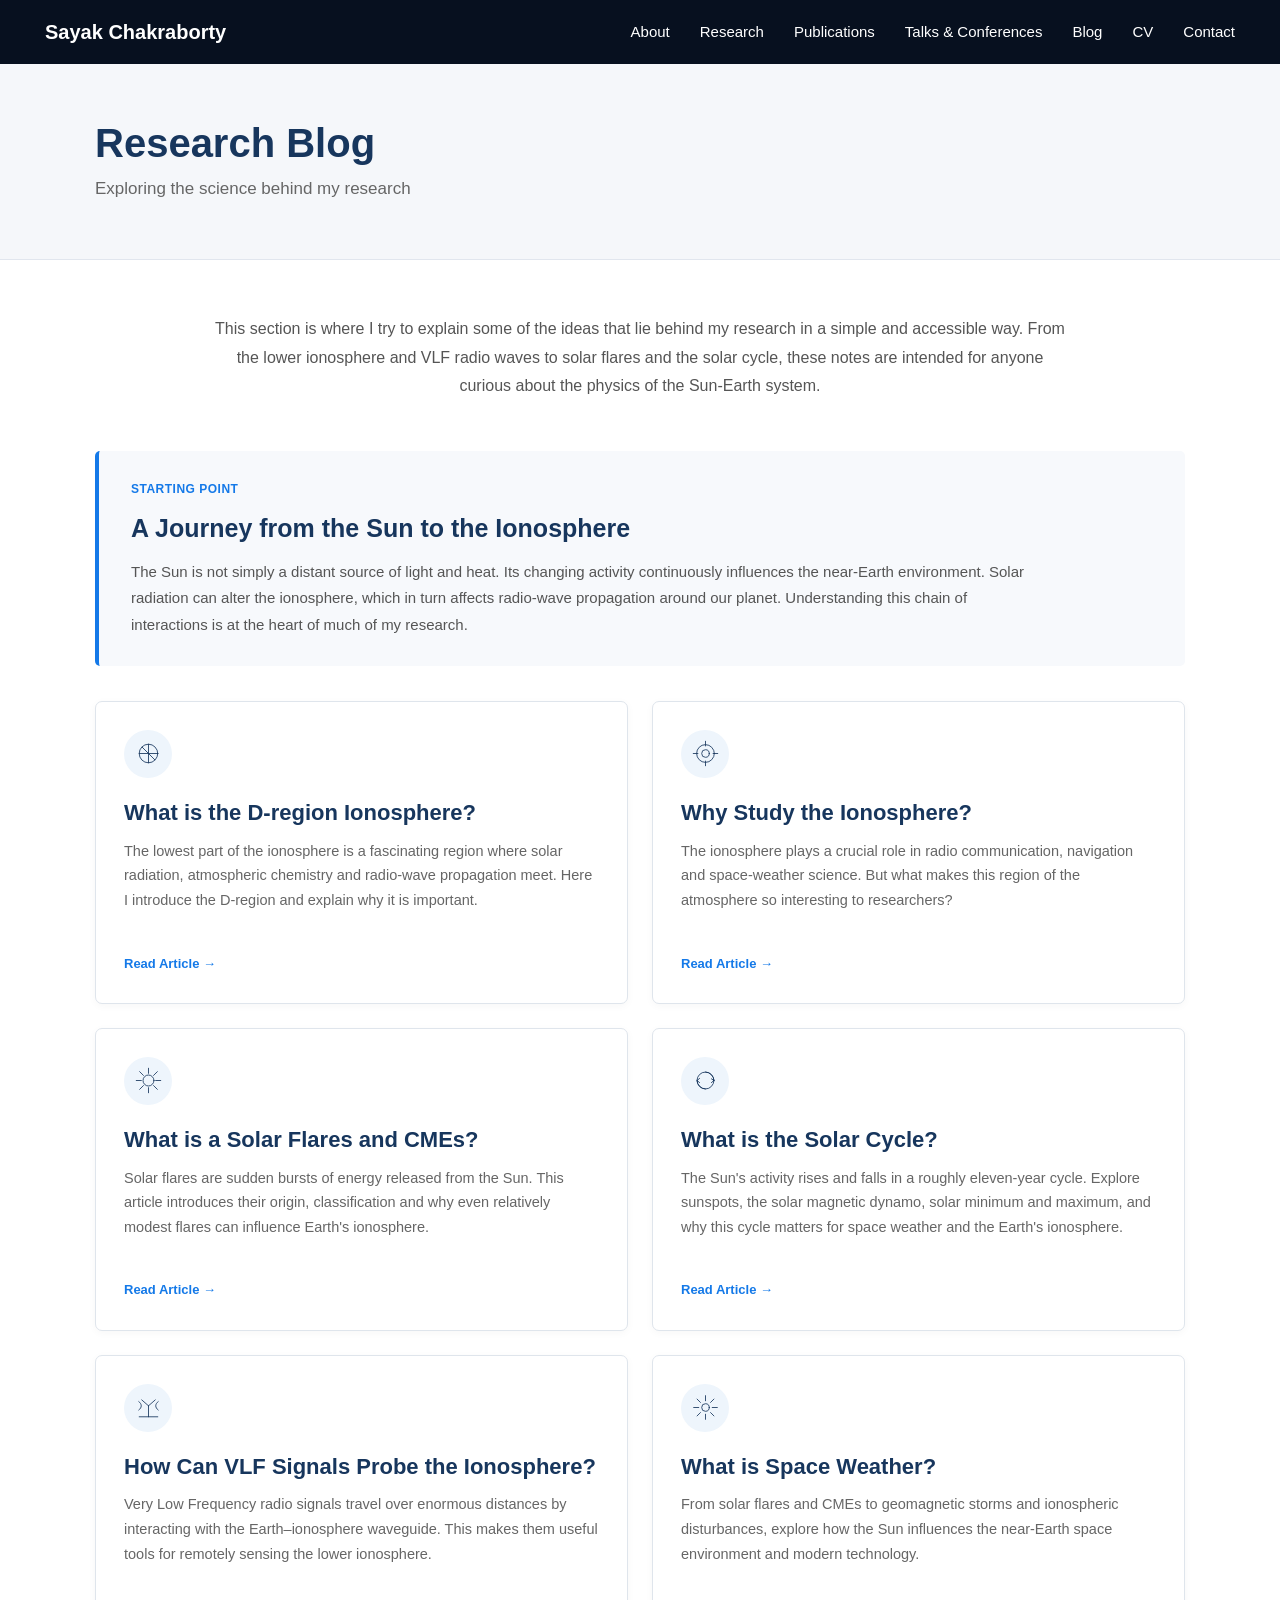
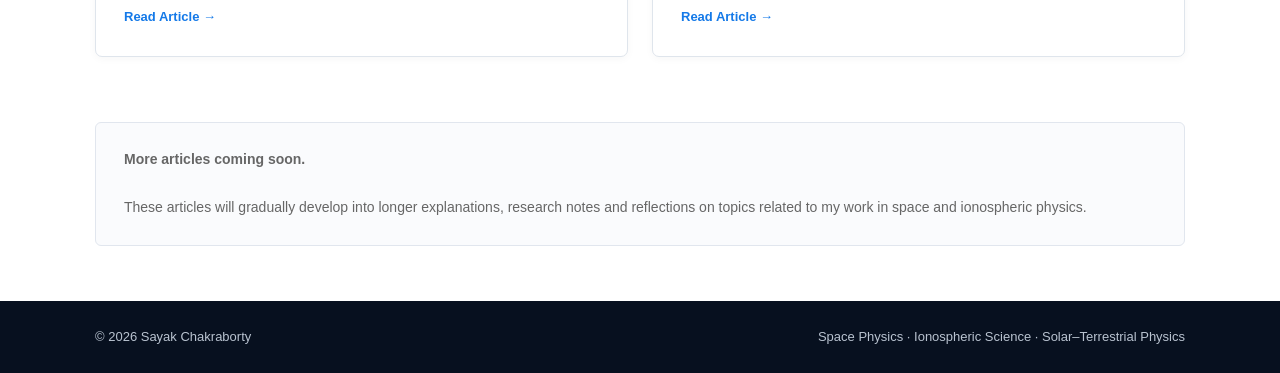
<file: research-blog.html>
<!DOCTYPE html>
<html lang="en">

<head>

    <meta charset="UTF-8">

    <meta name="viewport"
          content="width=device-width, initial-scale=1.0">

    <title>Research Blog | Sayak Chakraborty</title>

    <meta name="description"
          content="Research notes and accessible explanations on ionospheric physics, solar flares, VLF propagation and solar-terrestrial interactions by Sayak Chakraborty.">

    <link rel="stylesheet" href="style.css">


    <style>

        /* =====================================================
           RESEARCH BLOG PAGE
           ===================================================== */

        .page-header {
            background: #f5f7fa;
            border-bottom: 1px solid #e1e6ee;
        }


        .page-header-container {
            max-width: 1150px;
            margin: auto;
            padding: 55px 30px;
        }


        .page-header h1 {
            margin: 0 0 8px 0;

            color: #17365d;

            font-size: 40px;

            line-height: 1.2;
        }


        .page-header p {
            margin: 0;

            color: #666666;

            font-size: 17px;
        }


        /* =====================================================
           INTRODUCTION
           ===================================================== */

        .research-blog-intro {

            max-width: 850px;

            margin: 0 auto 50px auto;

            text-align: center;

        }


        .research-blog-intro p {

            margin: 0;

            color: #555555;

            font-size: 16px;

            line-height: 1.8;

        }


        /* =====================================================
           BLOG GRID
           ===================================================== */

        .research-blog-grid {

            display: grid;

            grid-template-columns:
                repeat(2, minmax(0, 1fr));

            gap: 24px;

            margin-bottom: 65px;

        }


        /* =====================================================
           ARTICLE CARD
           ===================================================== */

        .research-card {

            display: flex;

            flex-direction: column;

            justify-content: space-between;

            min-height: 270px;

            padding: 28px;

            background: #ffffff;

            border: 1px solid #dfe5ec;

            border-radius: 7px;

            text-decoration: none;

            transition:
                transform 0.2s ease,
                box-shadow 0.2s ease,
                border-color 0.2s ease;

        }


        .research-card:hover {

            transform: translateY(-4px);

            border-color: #bfd0e3;

            box-shadow:
                0 8px 25px rgba(0, 0, 0, 0.07);

        }


        /* =====================================================
           ARTICLE ICON
           ===================================================== */

        .research-card-icon {

            width: 48px;

            height: 48px;

            display: flex;

            align-items: center;

            justify-content: center;

            margin-bottom: 20px;

            border-radius: 50%;

            background: #eef5fc;

            color: #17365d;

        }


        .research-card-icon svg {

            width: 27px;

            height: 27px;

            fill: none;

            stroke: currentColor;

            stroke-width: 2;

            stroke-linecap: round;

            stroke-linejoin: round;

        }


        /* =====================================================
           ARTICLE CONTENT
           ===================================================== */

        .research-card h2 {

            margin: 0 0 10px 0;

            color: #17365d;

            font-size: 22px;

            line-height: 1.4;

            font-weight: 600;

        }


        .research-card p {

            margin: 0;

            color: #666666;

            font-size: 14.5px;

            line-height: 1.7;

        }


        .research-card-link {

            margin-top: 22px;

            color: #1479e8;

            font-size: 13px;

            font-weight: 600;

        }


        .research-card-link::after {

            content: " →";

        }


        /* =====================================================
           FEATURED TOPIC
           ===================================================== */

        .featured-topic {

            margin-bottom: 35px;

            padding: 28px 32px;

            background: #f7f9fc;

            border-left: 4px solid #1479e8;

            border-radius: 5px;

        }


        .featured-topic-label {

            margin-bottom: 7px;

            color: #1479e8;

            font-size: 12px;

            font-weight: 600;

            text-transform: uppercase;

            letter-spacing: 0.5px;

        }


        .featured-topic h2 {

            margin: 0 0 10px 0;

            color: #17365d;

            font-size: 25px;

        }


        .featured-topic p {

            max-width: 900px;

            margin: 0;

            color: #555555;

            font-size: 15px;

            line-height: 1.75;

        }


        /* =====================================================
           NOTE
           ===================================================== */

        .blog-note {

            margin-top: 15px;

            padding: 25px 28px;

            background: #fafbfd;

            border: 1px solid #e1e6ee;

            border-radius: 6px;

            color: #666666;

            font-size: 14px;

            line-height: 1.7;

        }


        /* =====================================================
           MOBILE
           ===================================================== */

        @media (max-width: 750px) {

            .research-blog-grid {

                grid-template-columns: 1fr;

            }

        }


        @media (max-width: 550px) {

            .page-header-container {

                padding-left: 20px;

                padding-right: 20px;

            }


            .page-header h1 {

                font-size: 34px;

            }


            .research-card {

                min-height: 240px;

                padding: 24px;

            }


            .research-card h2 {

                font-size: 21px;

            }

        }

    </style>

</head>


<body>


    <!-- =====================================================
         NAVIGATION
         ===================================================== -->

    <nav class="navbar">

        <div class="nav-container">


            <a href="index.html"
               class="site-name">

                Sayak Chakraborty

            </a>


            <div class="nav-links">

                <a href="about.html">
                    About
                </a>

                <a href="research.html">
                    Research
                </a>

                <a href="publications.html">
                    Publications
                </a>

                <a href="talks.html">
                    Talks &amp; Conferences
                </a>

                <a href="blog.html">
                    Blog
                </a>

                <a href="cv.html">
                    CV
                </a>

                <a href="contact.html">
                    Contact
                </a>

            </div>

        </div>

    </nav>



    <!-- =====================================================
         PAGE HEADER
         ===================================================== -->

    <header class="page-header">

        <div class="page-header-container">

            <h1>
                Research Blog
            </h1>

            <p>
                Exploring the science behind my research
            </p>

        </div>

    </header>



    <!-- =====================================================
         MAIN CONTENT
         ===================================================== -->

    <main class="main-container">


        <!-- =================================================
             INTRODUCTION
             ================================================= -->

        <section class="research-blog-intro">

            <p>

                This section is where I try to explain some of the
                ideas that lie behind my research in a simple and
                accessible way. From the lower ionosphere and VLF
                radio waves to solar flares and the solar cycle,
                these notes are intended for anyone curious about
                the physics of the Sun-Earth system.

            </p>

        </section>



        <!-- =================================================
             FEATURED TOPIC
             ================================================= -->

        <section class="featured-topic">

            <div class="featured-topic-label">
                Starting Point
            </div>


            <h2>
                A Journey from the Sun to the Ionosphere
            </h2>


            <p>

                The Sun is not simply a distant source of light and
                heat. Its changing activity continuously influences
                the near-Earth environment. Solar radiation can alter
                the ionosphere, which in turn affects radio-wave
                propagation around our planet. Understanding this
                chain of interactions is at the heart of much of my
                research.

            </p>

        </section>



        <!-- =================================================
             RESEARCH TOPICS
             ================================================= -->

        <section class="research-blog-grid">


            <!-- =================================================
                 D-REGION
                 ================================================= -->

           <a href="research-blog/d-region-ionosphere.html"
           class="research-card">


                <div>

                    <div class="research-card-icon">

                        <svg viewBox="0 0 64 64"
                             aria-hidden="true">

                            <circle cx="32"
                                    cy="32"
                                    r="22"/>

                            <path d="M10 32
                                     H54"/>

                            <path d="M32 10
                                     V54"/>

                            <path d="M17 17
                                     C27 27 37 37 47 47"/>

                        </svg>

                    </div>


                    <h2>
                        What is the D-region Ionosphere?
                    </h2>


                    <p>

                        The lowest part of the ionosphere is a
                        fascinating region where solar radiation,
                        atmospheric chemistry and radio-wave
                        propagation meet. Here I introduce the
                        D-region and explain why it is important.

                    </p>

                </div>


                <div class="research-card-link">
                    Read Article
                </div>


            </a>



            <!-- =================================================
                 WHY STUDY IONOSPHERE
                 ================================================= -->

<a href="research-blog/why-study-ionosphere.html"
   class="research-card">


                <div>

                    <div class="research-card-icon">

                        <svg viewBox="0 0 64 64"
                             aria-hidden="true">

                            <circle cx="32"
                                    cy="32"
                                    r="21"/>

                            <circle cx="32"
                                    cy="32"
                                    r="9"/>

                            <path d="M32 3
                                     V14"/>

                            <path d="M32 50
                                     V61"/>

                            <path d="M3 32
                                     H14"/>

                            <path d="M50 32
                                     H61"/>

                        </svg>

                    </div>


                    <h2>
                        Why Study the Ionosphere?
                    </h2>


                    <p>

                        The ionosphere plays a crucial role in radio
                        communication, navigation and space-weather
                        science. But what makes this region of the
                        atmosphere so interesting to researchers?

                    </p>

                </div>


                <div class="research-card-link">
                    Read Article
                </div>


            </a>



            <!-- =================================================
                 SOLAR FLARE
                 ================================================= -->

             <a href="research-blog/solar-flares-cme.html"
              class="research-card">


                <div>

                    <div class="research-card-icon">

                        <svg viewBox="0 0 64 64"
                             aria-hidden="true">

                            <circle cx="32"
                                    cy="32"
                                    r="13"/>

                            <path d="M32 3
                                     V15"/>

                            <path d="M32 49
                                     V61"/>

                            <path d="M3 32
                                     H15"/>

                            <path d="M49 32
                                     H61"/>

                            <path d="M11 11
                                     L20 20"/>

                            <path d="M44 44
                                     L53 53"/>

                            <path d="M53 11
                                     L44 20"/>

                            <path d="M20 44
                                     L11 53"/>

                        </svg>

                    </div>


                    <h2>
                        What is a Solar Flares and CMEs?
                    </h2>


                    <p>

                        Solar flares are sudden bursts of energy
                        released from the Sun. This article introduces
                        their origin, classification and why even
                        relatively modest flares can influence
                        Earth's ionosphere.

                    </p>

                </div>


                <div class="research-card-link">
                    Read Article
                </div>


            </a>



            <!-- =================================================
                 SOLAR CYCLE
                 ================================================= -->

              <a href="research-blog/solar-cycle.html"
               class="research-card">


                <div>

                    <div class="research-card-icon">

                        <svg viewBox="0 0 64 64"
                             aria-hidden="true">

                            <circle cx="32"
                                    cy="32"
                                    r="20"/>

                            <path d="M32 12
                                     A20 20 0 0 1 52 32"/>

                            <path d="M52 32
                                     L46 28"/>

                            <path d="M52 32
                                     L46 37"/>

                            <path d="M32 52
                                     A20 20 0 0 1 12 32"/>

                            <path d="M12 32
                                     L18 37"/>

                            <path d="M12 32
                                     L18 27"/>

                        </svg>

                    </div>


                    <h2>
                        What is the Solar Cycle?
                    </h2>


                    <p>

    The Sun's activity rises and falls in a roughly
    eleven-year cycle. Explore sunspots, the solar magnetic
    dynamo, solar minimum and maximum, and why this cycle
    matters for space weather and the Earth's ionosphere.

                    </p>

                </div>


                <div class="research-card-link">
                    Read Article
                </div>


            </a>



            <!-- =================================================
                 VLF
                 ================================================= -->

            <a href="research-blog/vlf-theory.html"
             class="research-card">


                <div>

                    <div class="research-card-icon">

                        <svg viewBox="0 0 64 64"
                             aria-hidden="true">

                            <path d="M32 54
                                     V28"/>

                            <path d="M32 28
                                     L16 14"/>

                            <path d="M32 28
                                     L48 14"/>

                            <path d="M10 54
                                     H54"/>

                            <path d="M9 18
                                     C17 24 17 32 9 38"/>

                            <path d="M55 18
                                     C47 24 47 32 55 38"/>

                        </svg>

                    </div>


                    <h2>
                        How Can VLF Signals Probe the Ionosphere?
                    </h2>


                    <p>

                        Very Low Frequency radio signals travel over
                        enormous distances by interacting with the
                        Earth–ionosphere waveguide. This makes them
                        useful tools for remotely sensing the
                        lower ionosphere.

                    </p>

                </div>


                <div class="research-card-link">
                    Read Article
                </div>


            </a>



            <!-- =================================================
                 SPACE WEATHER
                 ================================================= -->

            <a href="research-blog/space-weather.html"
             class="research-card">


                <div>

                    <div class="research-card-icon">

                        <svg viewBox="0 0 64 64"
                             aria-hidden="true">

                            <circle cx="32"
                                    cy="32"
                                    r="9"/>

                            <path d="M32 4
                                     V16"/>

                            <path d="M32 48
                                     V60"/>

                            <path d="M4 32
                                     H16"/>

                            <path d="M48 32
                                     H60"/>

                            <path d="M12 12
                                     L20 20"/>

                            <path d="M44 44
                                     L52 52"/>

                            <path d="M52 12
                                     L44 20"/>

                            <path d="M20 44
                                     L12 52"/>

                        </svg>

                    </div>


                    <h2>
                        What is Space Weather?
                    </h2>


                    <p>

        From solar flares and CMEs to geomagnetic storms and
        ionospheric disturbances, explore how the Sun influences
        the near-Earth space environment and modern technology.

                    </p>

                </div>


                <div class="research-card-link">
                    Read Article
                </div>


            </a>


        </section>



        <!-- =================================================
             NOTE
             ================================================= -->

        <section class="blog-note">

            <strong>
                More articles coming soon.
            </strong>

            <br><br>

            These articles will gradually develop into longer
            explanations, research notes and reflections on topics
            related to my work in space and ionospheric physics.

        </section>


    </main>



    <!-- =====================================================
         FOOTER
         ===================================================== -->

    <footer>

        <div class="footer-container">

            <p>
                © 2026 Sayak Chakraborty
            </p>

            <p>
                Space Physics · Ionospheric Science ·
                Solar–Terrestrial Physics
            </p>

        </div>

    </footer>


</body>

</html>
</file>
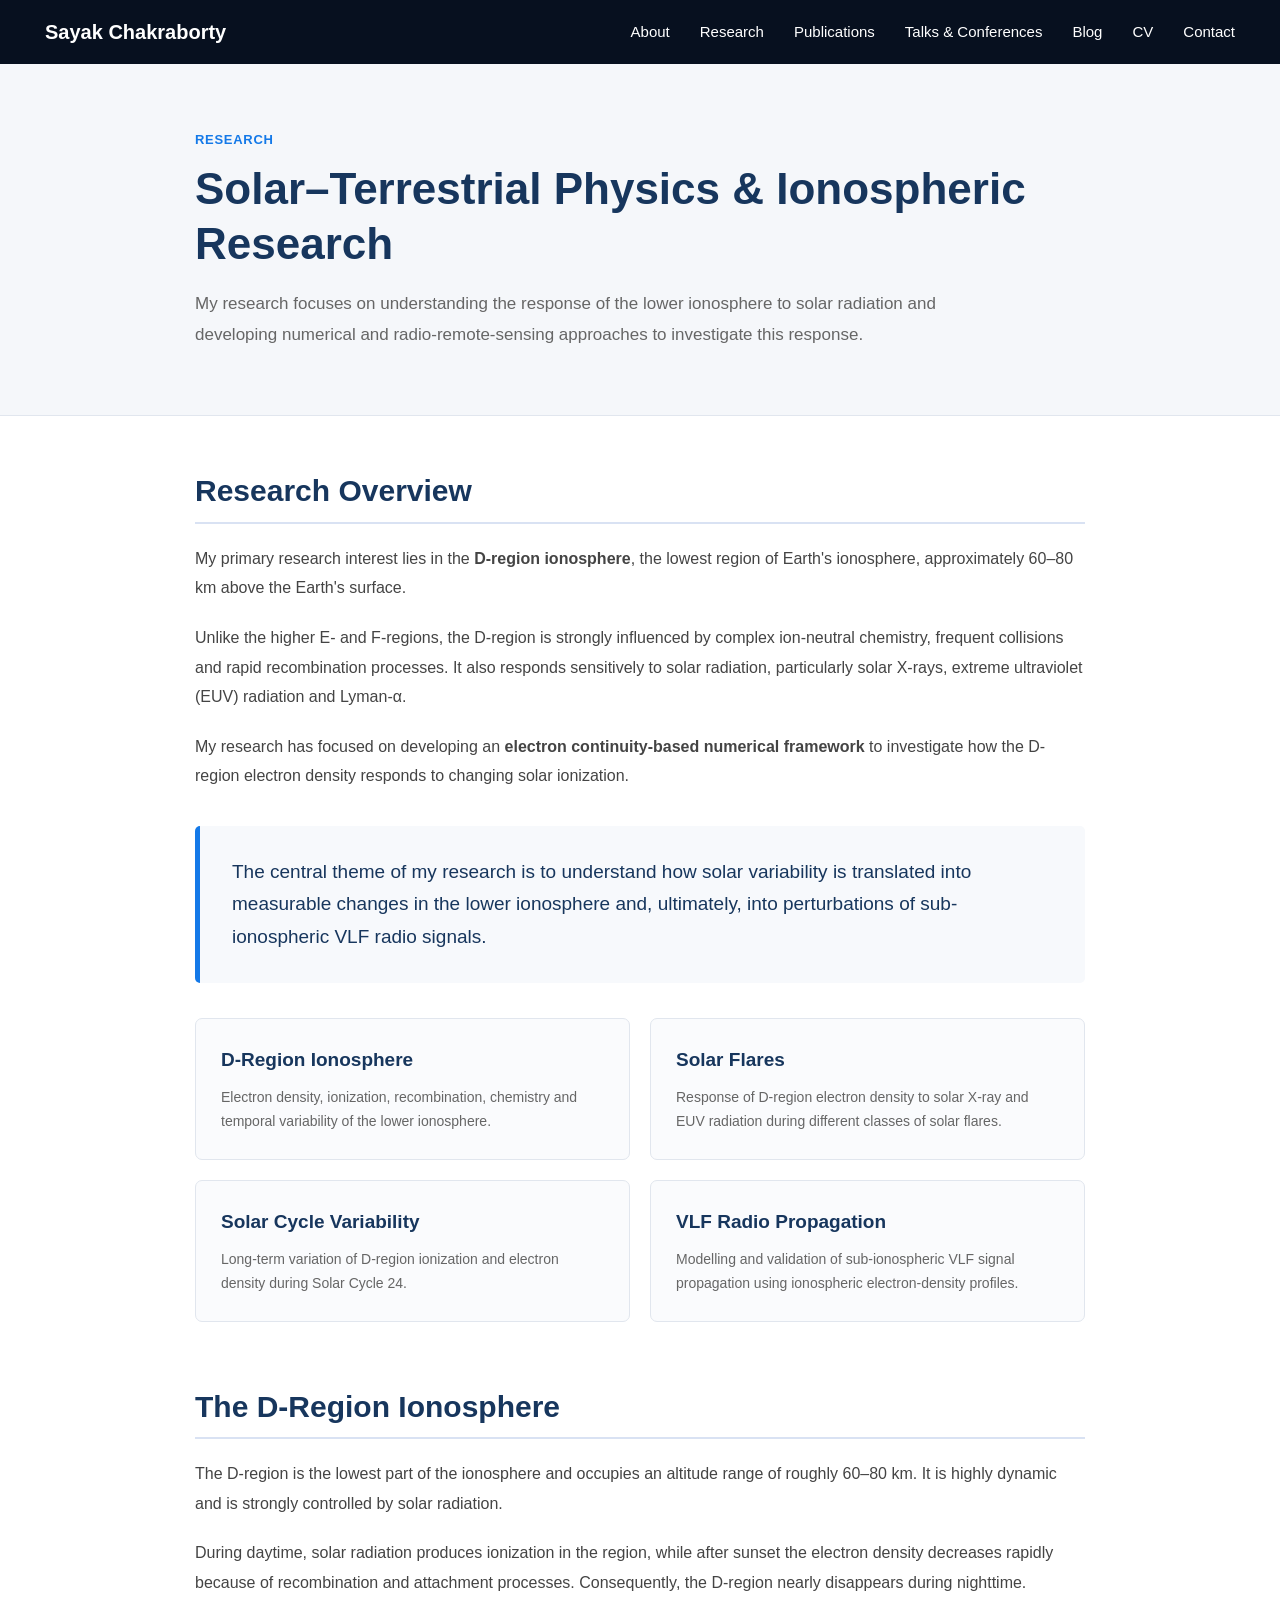
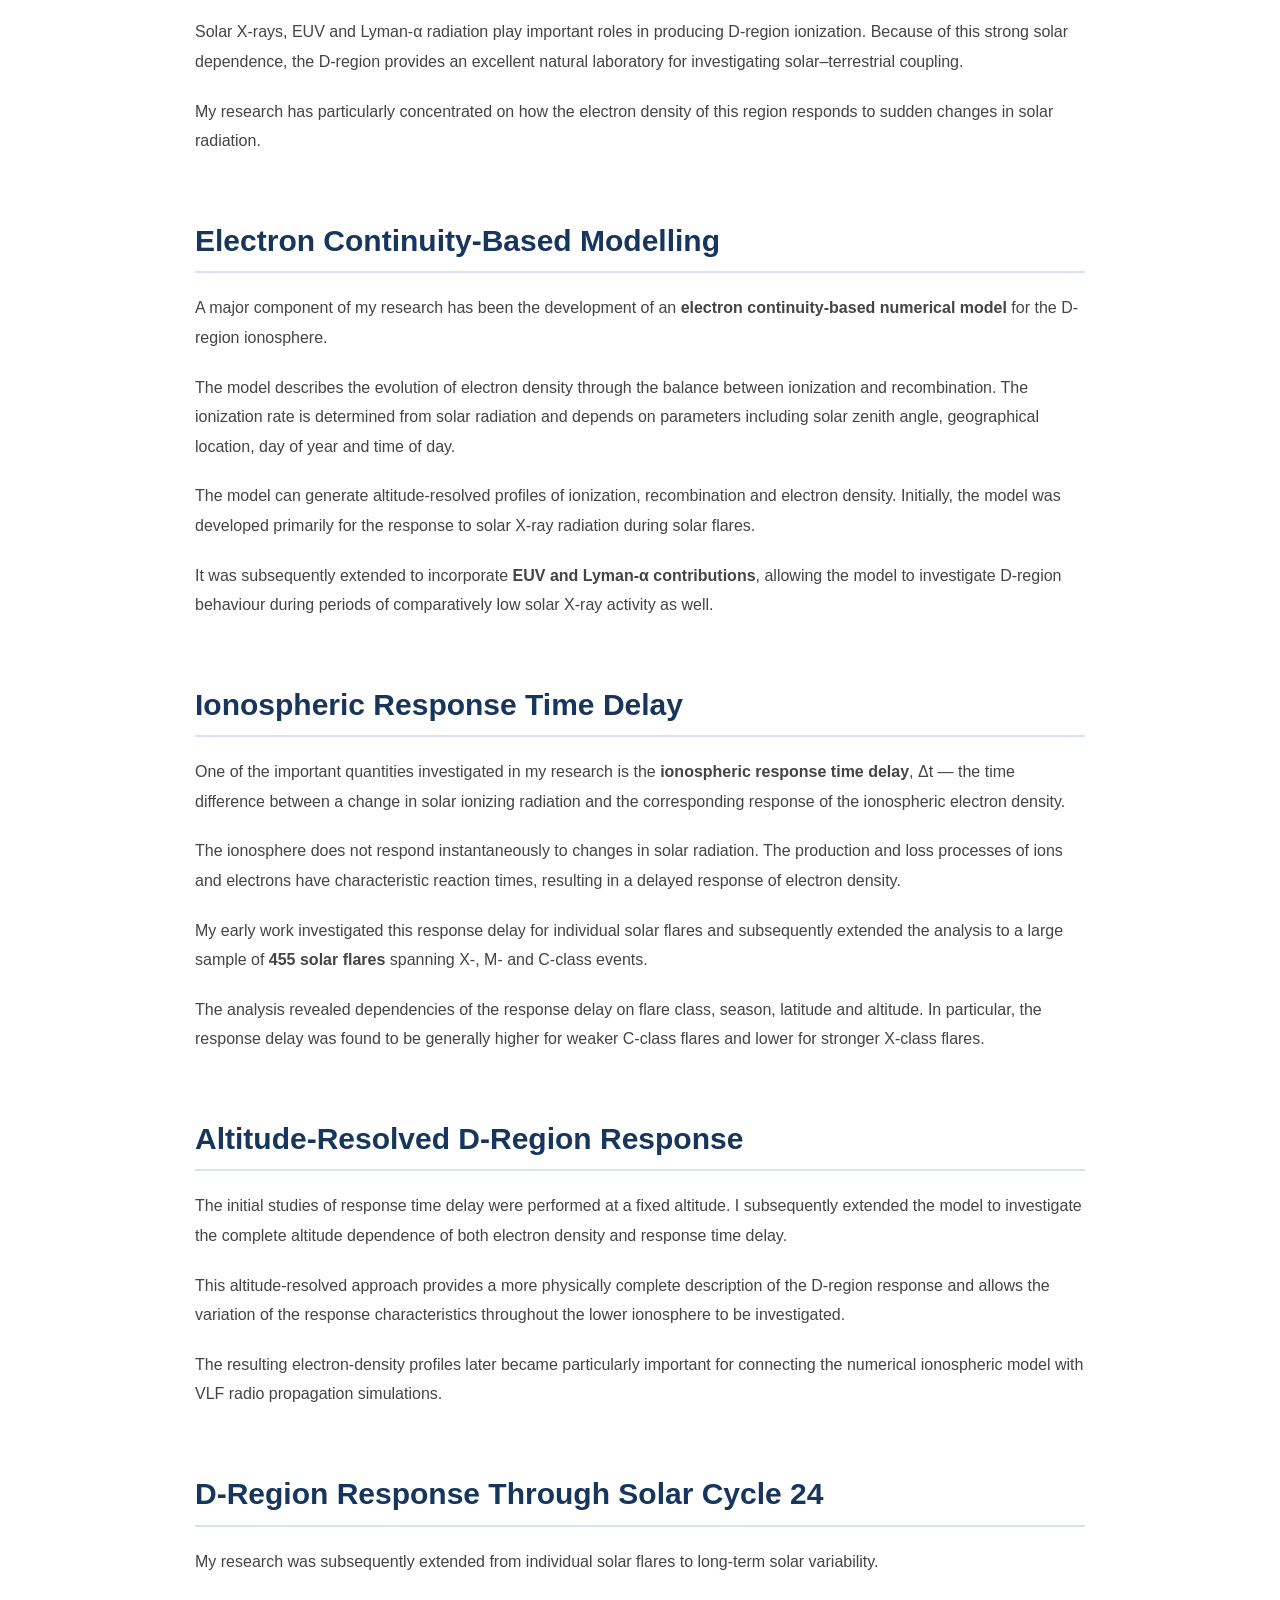
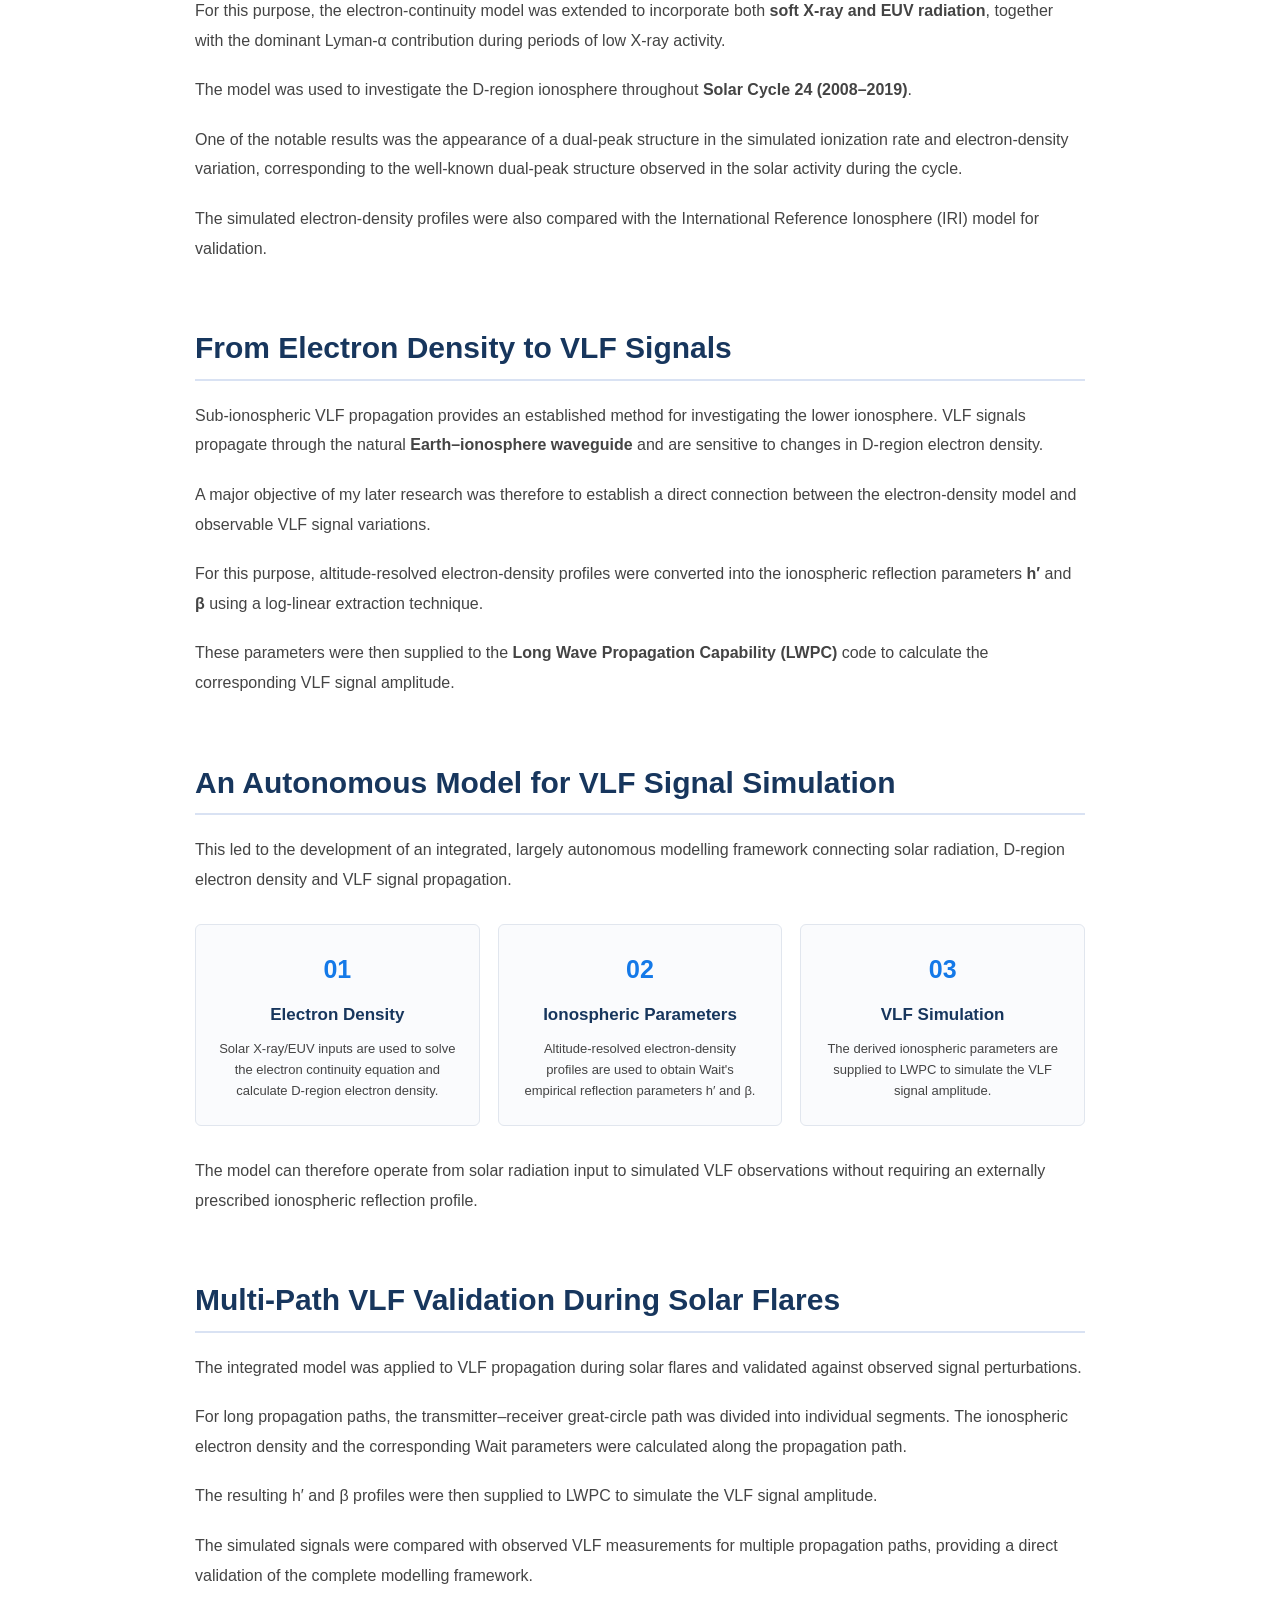
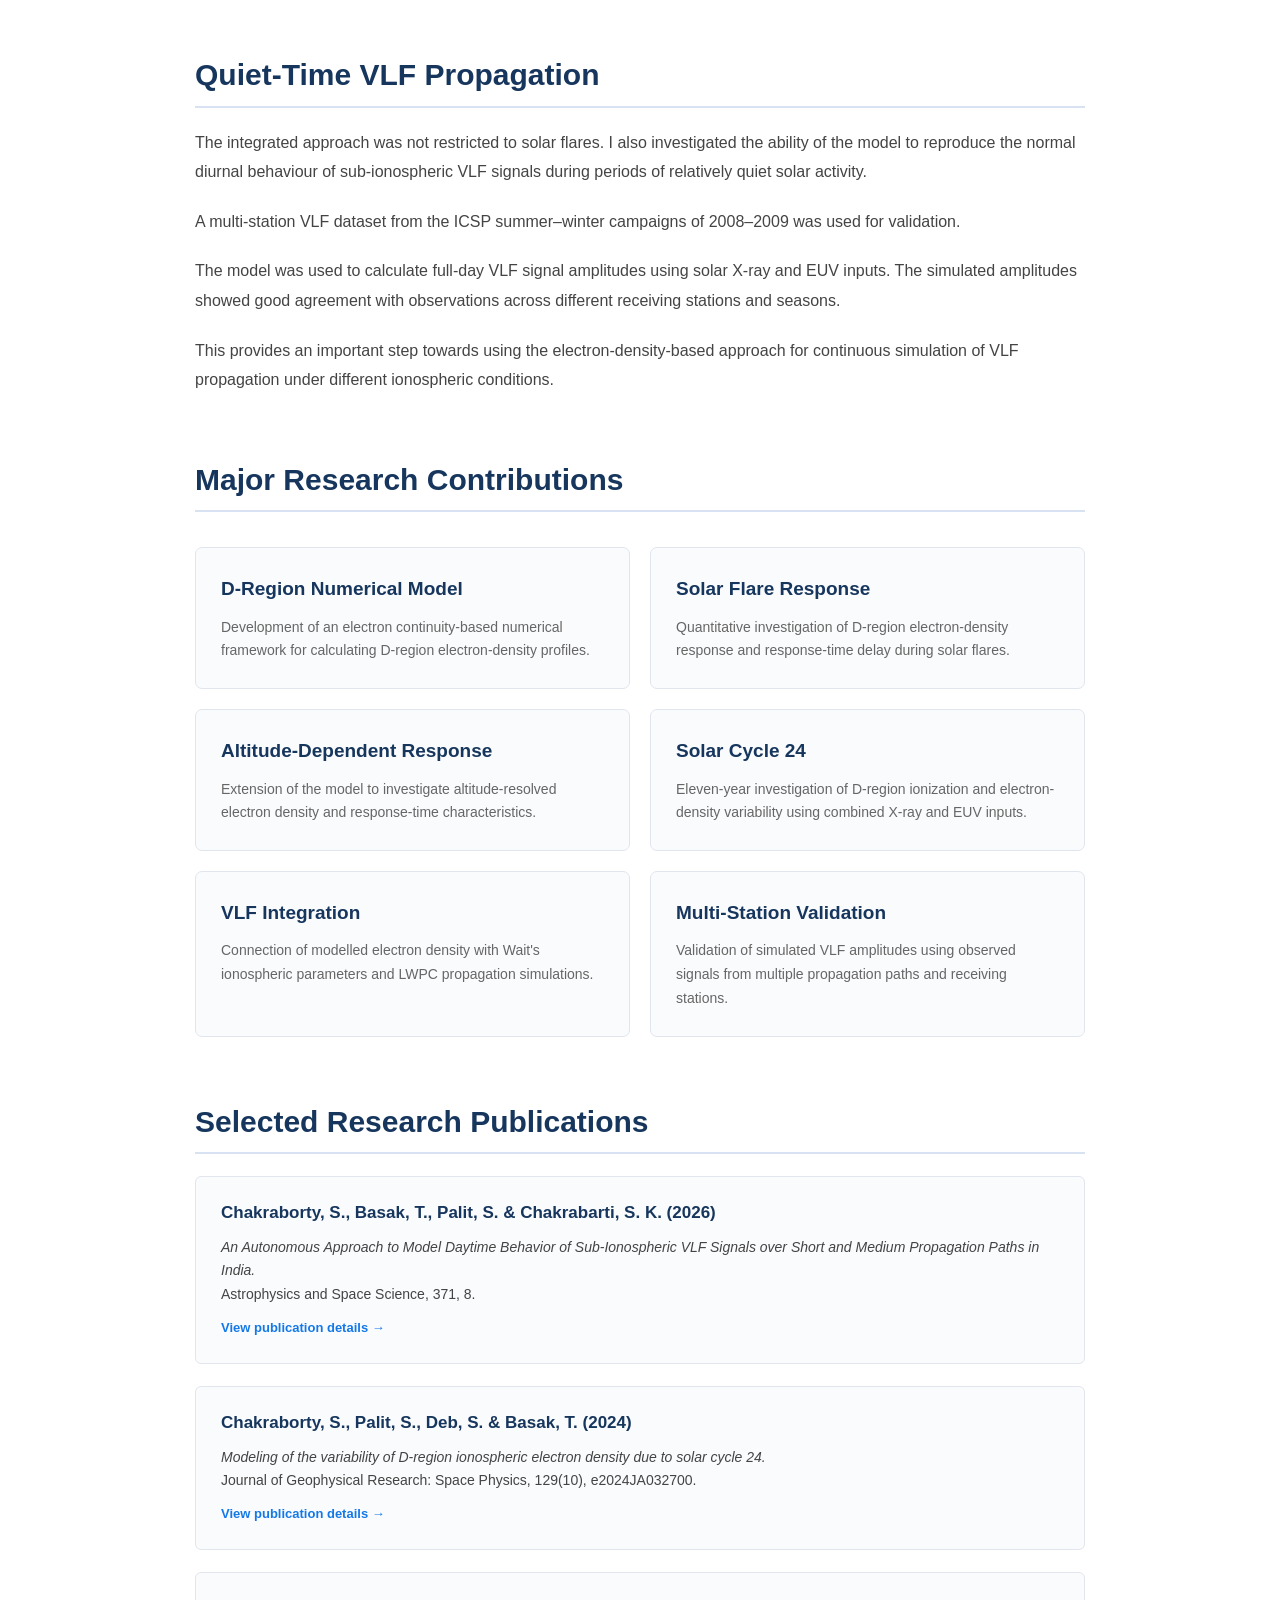
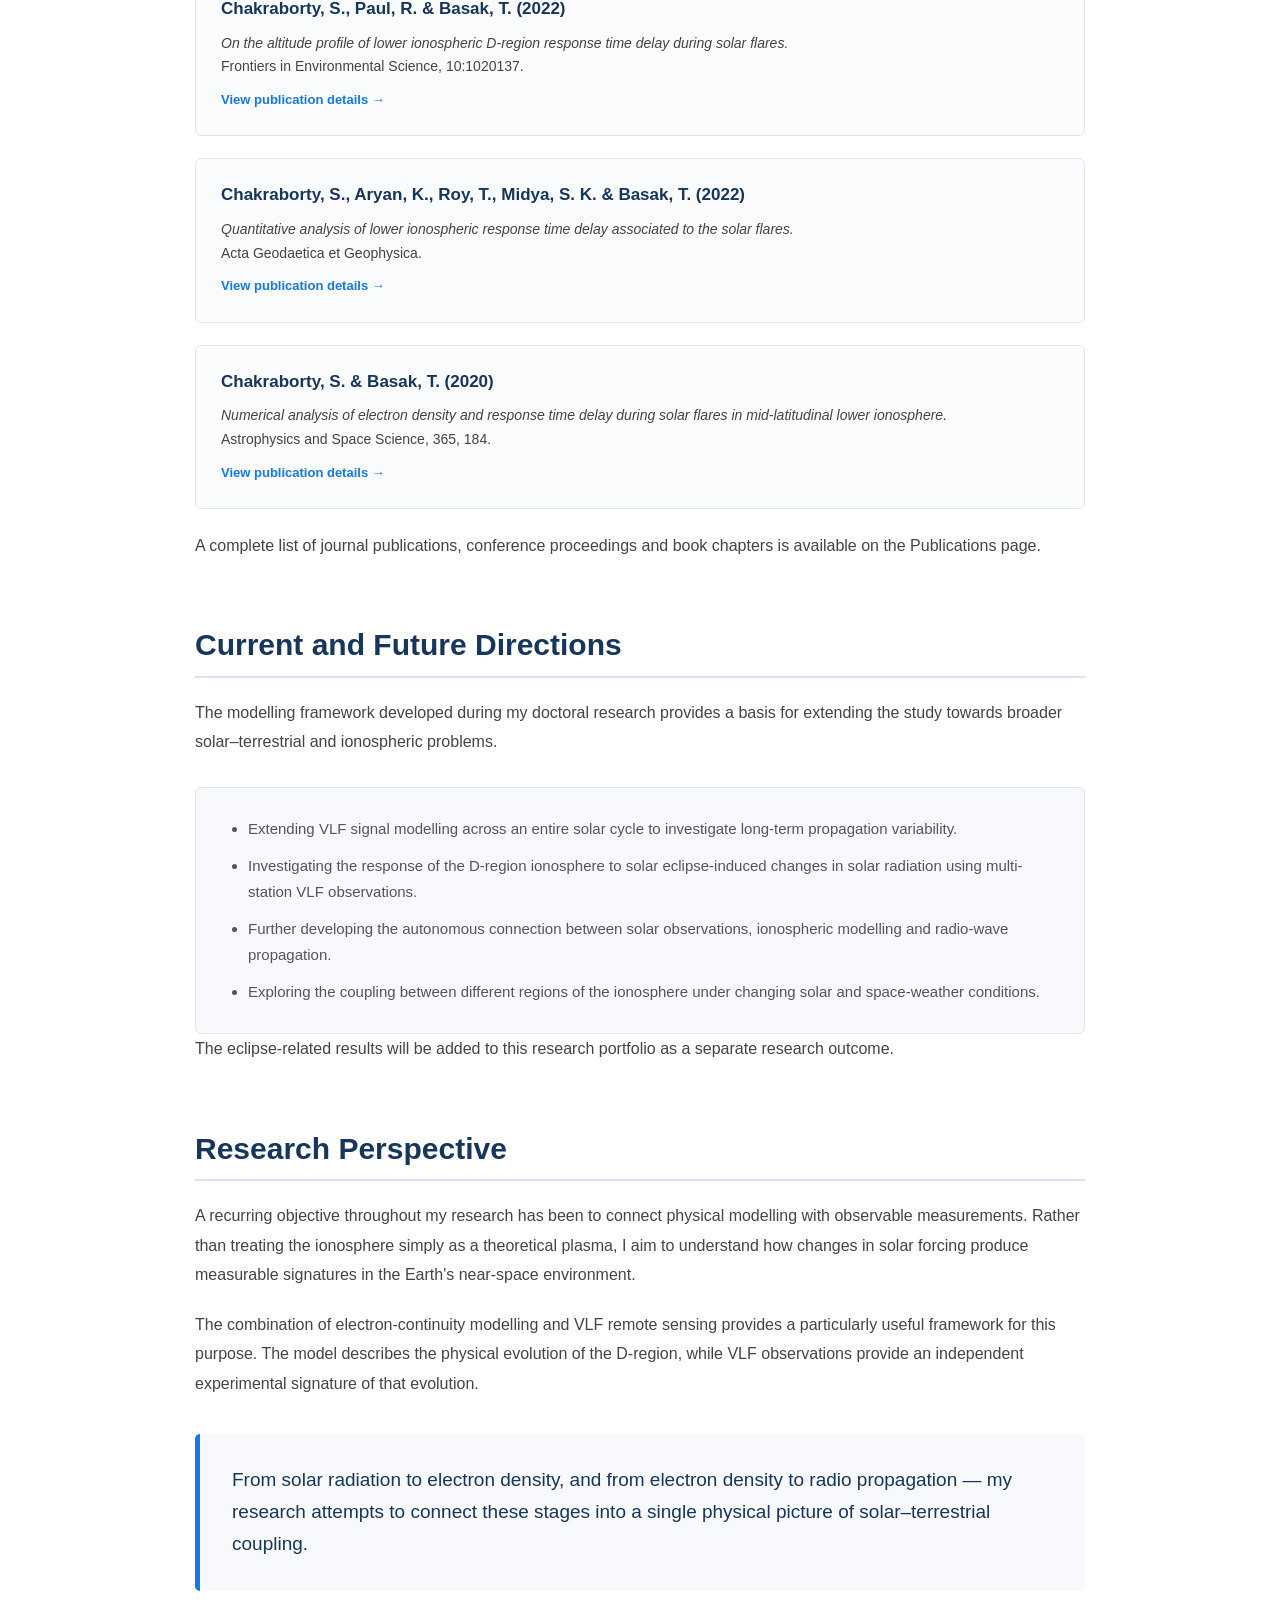
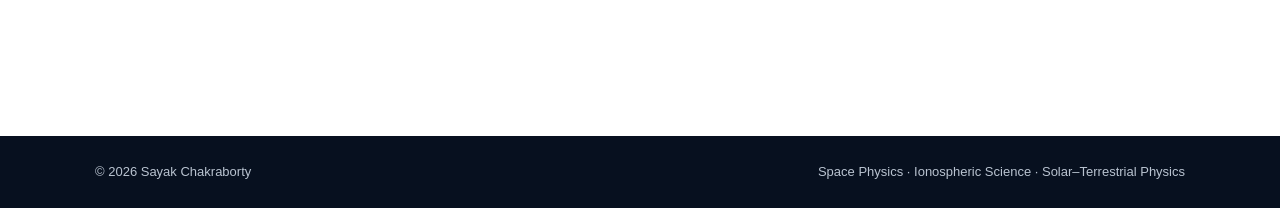
<file: research.html>
<!DOCTYPE html>
<html lang="en">

<head>

    <meta charset="UTF-8">

    <meta name="viewport"
          content="width=device-width, initial-scale=1.0">

    <title>
        Research | Sayak Chakraborty
    </title>

    <meta name="description"
          content="Research profile of Sayak Chakraborty covering D-region ionosphere, electron continuity-based modelling, solar flares, solar cycle variability and VLF radio propagation.">

    <link rel="stylesheet" href="style.css">

    <style>

        /* =====================================================
           RESEARCH PAGE
           ===================================================== */

        .research-header {
            background: #f5f7fa;
            border-bottom: 1px solid #e1e6ee;
        }

        .research-header-container {
            max-width: 950px;
            margin: auto;
            padding: 65px 30px;
        }

        .research-label {
            margin-bottom: 10px;
            color: #1479e8;
            font-size: 13px;
            font-weight: 600;
            text-transform: uppercase;
            letter-spacing: 0.7px;
        }

        .research-header h1 {
            margin: 0 0 18px;
            color: #17365d;
            font-size: 44px;
            line-height: 1.25;
            font-weight: 600;
        }

        .research-header p {
            max-width: 820px;
            margin: 0;
            color: #666;
            font-size: 17px;
            line-height: 1.8;
        }

        .research-container {
            max-width: 950px;
            margin: auto;
            padding: 55px 30px 80px;
        }

        .research-section {
            margin-bottom: 65px;
        }

        .research-section h2 {
            margin: 0 0 20px;
            padding-bottom: 10px;
            border-bottom: 2px solid #d9e2f3;
            color: #17365d;
            font-size: 30px;
            line-height: 1.35;
        }

        .research-section h3 {
            margin: 32px 0 12px;
            color: #17365d;
            font-size: 21px;
        }

        .research-section p {
            margin: 0 0 20px;
            color: #444;
            font-size: 16px;
            line-height: 1.85;
        }

        /* =====================================================
           RESEARCH FOCUS CARDS
           ===================================================== */

        .research-focus-grid {
            display: grid;
            grid-template-columns:
                repeat(2, minmax(0, 1fr));
            gap: 20px;
            margin-top: 35px;
        }

        .research-focus-card {
            padding: 25px;
            background: #fafbfd;
            border: 1px solid #e1e6ee;
            border-radius: 7px;
        }

        .research-focus-card h3 {
            margin: 0 0 10px;
            color: #17365d;
            font-size: 19px;
        }

        .research-focus-card p {
            margin: 0;
            color: #666;
            font-size: 14px;
            line-height: 1.7;
        }

        /* =====================================================
           RESEARCH HIGHLIGHT
           ===================================================== */

        .research-highlight {
            margin: 35px 0;
            padding: 30px 32px;
            background: #f7f9fc;
            border-left: 5px solid #1479e8;
            border-radius: 5px;
        }

        .research-highlight p {
            margin: 0;
            color: #17365d;
            font-size: 19px;
            line-height: 1.7;
            font-weight: 500;
        }

        /* =====================================================
           RESEARCH TIMELINE
           ===================================================== */

        .research-timeline {
            position: relative;
            margin-top: 35px;
            padding-left: 28px;
            border-left: 2px solid #d9e2f3;
        }

        .timeline-item {
            position: relative;
            margin-bottom: 40px;
        }

        .timeline-item:last-child {
            margin-bottom: 0;
        }

        .timeline-item::before {
            content: "";
            position: absolute;
            left: -36px;
            top: 6px;
            width: 13px;
            height: 13px;
            background: #1479e8;
            border-radius: 50%;
            border: 3px solid white;
            box-shadow: 0 0 0 1px #d9e2f3;
        }

        .timeline-year {
            margin-bottom: 5px;
            color: #1479e8;
            font-size: 13px;
            font-weight: 700;
            letter-spacing: 0.4px;
        }

        .timeline-item h3 {
            margin: 0 0 9px;
            font-size: 20px;
        }

        .timeline-item p {
            margin-bottom: 10px;
            font-size: 15px;
        }

        /* =====================================================
           PUBLICATION CARDS
           ===================================================== */

        .research-publication {
            margin: 22px 0;
            padding: 23px 25px;
            background: #fafbfd;
            border: 1px solid #e1e6ee;
            border-radius: 6px;
        }

        .research-publication h3 {
            margin: 0 0 9px;
            font-size: 17px;
            line-height: 1.55;
        }

        .research-publication p {
            margin: 0;
            font-size: 14px;
            line-height: 1.7;
        }

        .publication-link {
            display: inline-block;
            margin-top: 10px;
            color: #1479e8;
            font-size: 13px;
            font-weight: 600;
            text-decoration: none;
        }

        .publication-link:hover {
            text-decoration: underline;
        }

        /* =====================================================
           METHODOLOGY
           ===================================================== */

        .method-grid {
            display: grid;
            grid-template-columns:
                repeat(3, minmax(0, 1fr));
            gap: 18px;
            margin-top: 30px;
        }

        .method-card {
            padding: 23px;
            background: #fafbfd;
            border: 1px solid #e1e6ee;
            border-radius: 6px;
            text-align: center;
        }

        .method-number {
            margin-bottom: 10px;
            color: #1479e8;
            font-size: 25px;
            font-weight: 700;
        }

        .method-card h3 {
            margin: 0 0 8px;
            font-size: 17px;
        }

        .method-card p {
            margin: 0;
            font-size: 13px;
            line-height: 1.65;
        }

        /* =====================================================
           FUTURE WORK
           ===================================================== */

        .future-box {
            margin-top: 30px;
            padding: 28px 30px;
            background: #f7f9fc;
            border: 1px solid #e1e6ee;
            border-radius: 6px;
        }

        .future-box ul {
            margin: 0;
            padding-left: 22px;
        }

        .future-box li {
            margin-bottom: 12px;
            color: #555;
            font-size: 15px;
            line-height: 1.7;
        }

        .future-box li:last-child {
            margin-bottom: 0;
        }

        /* =====================================================
           NOTE
           ===================================================== */

        .research-note {
            margin-top: 25px;
            color: #777;
            font-size: 13px;
            line-height: 1.7;
        }

        /* =====================================================
           MOBILE
           ===================================================== */

        @media (max-width: 750px) {

            .research-focus-grid,
            .method-grid {
                grid-template-columns: 1fr;
            }

        }

        @media (max-width: 600px) {

            .research-header-container {
                padding: 45px 20px;
            }

            .research-header h1 {
                font-size: 35px;
            }

            .research-container {
                padding: 40px 20px 60px;
            }

            .research-section h2 {
                font-size: 26px;
            }

            .research-section p {
                font-size: 15.5px;
            }

        }

    </style>

</head>


<body>


    <!-- =====================================================
         NAVIGATION
         ===================================================== -->

    <nav class="navbar">

        <div class="nav-container">

            <a href="index.html" class="site-name">
                Sayak Chakraborty
            </a>

            <div class="nav-links">

                <a href="about.html">
                    About
                </a>

                <a href="research.html">
                    Research
                </a>

                <a href="publications.html">
                    Publications
                </a>

                <a href="talks.html">
                    Talks &amp; Conferences
                </a>

                <a href="blog.html">
                    Blog
                </a>

                <a href="cv.html">
                    CV
                </a>

                <a href="contact.html">
                    Contact
                </a>

            </div>

        </div>

    </nav>



    <!-- =====================================================
         HEADER
         ===================================================== -->

    <header class="research-header">

        <div class="research-header-container">

            <div class="research-label">
                Research
            </div>

            <h1>
                Solar–Terrestrial Physics &amp;
                Ionospheric Research
            </h1>

            <p>
                My research focuses on understanding the response of
                the lower ionosphere to solar radiation and developing
                numerical and radio-remote-sensing approaches to
                investigate this response.
            </p>

        </div>

    </header>



    <!-- =====================================================
         MAIN CONTENT
         ===================================================== -->

    <main class="research-container">


        <!-- =================================================
             RESEARCH OVERVIEW
             ================================================= -->

        <section class="research-section">

            <h2>
                Research Overview
            </h2>

            <p>

                My primary research interest lies in the
                <strong>D-region ionosphere</strong>, the lowest
                region of Earth's ionosphere, approximately
                60–80 km above the Earth's surface.

            </p>

            <p>

                Unlike the higher E- and F-regions, the D-region is
                strongly influenced by complex ion-neutral chemistry,
                frequent collisions and rapid recombination processes.
                It also responds sensitively to solar radiation,
                particularly solar X-rays, extreme ultraviolet (EUV)
                radiation and Lyman-α.

            </p>

            <p>

                My research has focused on developing an
                <strong>electron continuity-based numerical framework</strong>
                to investigate how the D-region electron density
                responds to changing solar ionization.

            </p>

            <div class="research-highlight">

                <p>

                    The central theme of my research is to understand
                    how solar variability is translated into measurable
                    changes in the lower ionosphere and, ultimately,
                    into perturbations of sub-ionospheric VLF radio
                    signals.

                </p>

            </div>


            <div class="research-focus-grid">


                <div class="research-focus-card">

                    <h3>
                        D-Region Ionosphere
                    </h3>

                    <p>
                        Electron density, ionization, recombination,
                        chemistry and temporal variability of the
                        lower ionosphere.
                    </p>

                </div>


                <div class="research-focus-card">

                    <h3>
                        Solar Flares
                    </h3>

                    <p>
                        Response of D-region electron density to
                        solar X-ray and EUV radiation during
                        different classes of solar flares.
                    </p>

                </div>


                <div class="research-focus-card">

                    <h3>
                        Solar Cycle Variability
                    </h3>

                    <p>
                        Long-term variation of D-region ionization
                        and electron density during Solar Cycle 24.
                    </p>

                </div>


                <div class="research-focus-card">

                    <h3>
                        VLF Radio Propagation
                    </h3>

                    <p>
                        Modelling and validation of sub-ionospheric
                        VLF signal propagation using ionospheric
                        electron-density profiles.
                    </p>

                </div>


            </div>

        </section>



        <!-- =================================================
             D REGION
             ================================================= -->

        <section class="research-section">

            <h2>
                The D-Region Ionosphere
            </h2>

            <p>

                The D-region is the lowest part of the ionosphere and
                occupies an altitude range of roughly 60–80 km. It is
                highly dynamic and is strongly controlled by solar
                radiation.

            </p>

            <p>

                During daytime, solar radiation produces ionization
                in the region, while after sunset the electron density
                decreases rapidly because of recombination and
                attachment processes. Consequently, the D-region
                nearly disappears during nighttime.

            </p>

            <p>

                Solar X-rays, EUV and Lyman-α radiation play important
                roles in producing D-region ionization. Because of
                this strong solar dependence, the D-region provides
                an excellent natural laboratory for investigating
                solar–terrestrial coupling.

            </p>

            <p>

                My research has particularly concentrated on how the
                electron density of this region responds to sudden
                changes in solar radiation.

            </p>

        </section>



        <!-- =================================================
             MODEL
             ================================================= -->

        <section class="research-section">

            <h2>
                Electron Continuity-Based Modelling
            </h2>

            <p>

                A major component of my research has been the
                development of an <strong>electron continuity-based
                numerical model</strong> for the D-region ionosphere.

            </p>

            <p>

                The model describes the evolution of electron density
                through the balance between ionization and
                recombination. The ionization rate is determined from
                solar radiation and depends on parameters including
                solar zenith angle, geographical location, day of
                year and time of day.

            </p>

            <p>

                The model can generate altitude-resolved profiles of
                ionization, recombination and electron density.
                Initially, the model was developed primarily for the
                response to solar X-ray radiation during solar flares.

            </p>

            <p>

                It was subsequently extended to incorporate
                <strong>EUV and Lyman-α contributions</strong>,
                allowing the model to investigate D-region behaviour
                during periods of comparatively low solar X-ray
                activity as well.

            </p>

        </section>



        <!-- =================================================
             RESPONSE TIME
             ================================================= -->

        <section class="research-section">

            <h2>
                Ionospheric Response Time Delay
            </h2>

            <p>

                One of the important quantities investigated in my
                research is the
                <strong>ionospheric response time delay</strong>,
                Δt — the time difference between a change in solar
                ionizing radiation and the corresponding response of
                the ionospheric electron density.

            </p>

            <p>

                The ionosphere does not respond instantaneously to
                changes in solar radiation. The production and loss
                processes of ions and electrons have characteristic
                reaction times, resulting in a delayed response of
                electron density.

            </p>

            <p>

                My early work investigated this response delay for
                individual solar flares and subsequently extended
                the analysis to a large sample of
                <strong>455 solar flares</strong> spanning X-, M-
                and C-class events.

            </p>

            <p>

                The analysis revealed dependencies of the response
                delay on flare class, season, latitude and altitude.
                In particular, the response delay was found to be
                generally higher for weaker C-class flares and lower
                for stronger X-class flares.

            </p>

        </section>



        <!-- =================================================
             ALTITUDE
             ================================================= -->

        <section class="research-section">

            <h2>
                Altitude-Resolved D-Region Response
            </h2>

            <p>

                The initial studies of response time delay were
                performed at a fixed altitude. I subsequently extended
                the model to investigate the complete altitude
                dependence of both electron density and response time
                delay.

            </p>

            <p>

                This altitude-resolved approach provides a more
                physically complete description of the D-region
                response and allows the variation of the response
                characteristics throughout the lower ionosphere to
                be investigated.

            </p>

            <p>

                The resulting electron-density profiles later became
                particularly important for connecting the numerical
                ionospheric model with VLF radio propagation
                simulations.

            </p>

        </section>



        <!-- =================================================
             SOLAR CYCLE
             ================================================= -->

        <section class="research-section">

            <h2>
                D-Region Response Through Solar Cycle 24
            </h2>

            <p>

                My research was subsequently extended from individual
                solar flares to long-term solar variability.

            </p>

            <p>

                For this purpose, the electron-continuity model was
                extended to incorporate both
                <strong>soft X-ray and EUV radiation</strong>,
                together with the dominant Lyman-α contribution
                during periods of low X-ray activity.

            </p>

            <p>

                The model was used to investigate the D-region
                ionosphere throughout <strong>Solar Cycle 24
                (2008–2019)</strong>.

            </p>

            <p>

                One of the notable results was the appearance of a
                dual-peak structure in the simulated ionization rate
                and electron-density variation, corresponding to the
                well-known dual-peak structure observed in the solar
                activity during the cycle.

            </p>

            <p>

                The simulated electron-density profiles were also
                compared with the International Reference Ionosphere
                (IRI) model for validation.

            </p>

        </section>



        <!-- =================================================
             VLF
             ================================================= -->

        <section class="research-section">

            <h2>
                From Electron Density to VLF Signals
            </h2>

            <p>

                Sub-ionospheric VLF propagation provides an established
                method for investigating the lower ionosphere. VLF
                signals propagate through the natural
                <strong>Earth–ionosphere waveguide</strong> and are
                sensitive to changes in D-region electron density.

            </p>

            <p>

                A major objective of my later research was therefore
                to establish a direct connection between the
                electron-density model and observable VLF signal
                variations.

            </p>

            <p>

                For this purpose, altitude-resolved electron-density
                profiles were converted into the ionospheric reflection
                parameters <strong>h′</strong> and <strong>β</strong>
                using a log-linear extraction technique.

            </p>

            <p>

                These parameters were then supplied to the
                <strong>Long Wave Propagation Capability (LWPC)</strong>
                code to calculate the corresponding VLF signal
                amplitude.

            </p>

        </section>



        <!-- =================================================
             INTEGRATED MODEL
             ================================================= -->

        <section class="research-section">

            <h2>
                An Autonomous Model for VLF Signal Simulation
            </h2>

            <p>

                This led to the development of an integrated,
                largely autonomous modelling framework connecting
                solar radiation, D-region electron density and VLF
                signal propagation.

            </p>


            <div class="method-grid">


                <div class="method-card">

                    <div class="method-number">
                        01
                    </div>

                    <h3>
                        Electron Density
                    </h3>

                    <p>
                        Solar X-ray/EUV inputs are used to solve the
                        electron continuity equation and calculate
                        D-region electron density.
                    </p>

                </div>


                <div class="method-card">

                    <div class="method-number">
                        02
                    </div>

                    <h3>
                        Ionospheric Parameters
                    </h3>

                    <p>
                        Altitude-resolved electron-density profiles
                        are used to obtain Wait's empirical
                        reflection parameters h′ and β.
                    </p>

                </div>


                <div class="method-card">

                    <div class="method-number">
                        03
                    </div>

                    <h3>
                        VLF Simulation
                    </h3>

                    <p>
                        The derived ionospheric parameters are supplied
                        to LWPC to simulate the VLF signal amplitude.
                    </p>

                </div>


            </div>


            <p style="margin-top: 30px;">

                The model can therefore operate from solar radiation
                input to simulated VLF observations without requiring
                an externally prescribed ionospheric reflection
                profile.

            </p>

        </section>



        <!-- =================================================
             SOLAR FLARES + MULTI PATH
             ================================================= -->

        <section class="research-section">

            <h2>
                Multi-Path VLF Validation During Solar Flares
            </h2>

            <p>

                The integrated model was applied to VLF propagation
                during solar flares and validated against observed
                signal perturbations.

            </p>

            <p>

                For long propagation paths, the transmitter–receiver
                great-circle path was divided into individual
                segments. The ionospheric electron density and the
                corresponding Wait parameters were calculated along
                the propagation path.

            </p>

            <p>

                The resulting h′ and β profiles were then supplied
                to LWPC to simulate the VLF signal amplitude.

            </p>

            <p>

                The simulated signals were compared with observed
                VLF measurements for multiple propagation paths,
                providing a direct validation of the complete
                modelling framework.

            </p>

        </section>



        <!-- =================================================
             QUIET DAY
             ================================================= -->

        <section class="research-section">

            <h2>
                Quiet-Time VLF Propagation
            </h2>

            <p>

                The integrated approach was not restricted to solar
                flares. I also investigated the ability of the model
                to reproduce the normal diurnal behaviour of
                sub-ionospheric VLF signals during periods of
                relatively quiet solar activity.

            </p>

            <p>

                A multi-station VLF dataset from the ICSP
                summer–winter campaigns of 2008–2009 was used for
                validation.

            </p>

            <p>

                The model was used to calculate full-day VLF signal
                amplitudes using solar X-ray and EUV inputs. The
                simulated amplitudes showed good agreement with
                observations across different receiving stations and
                seasons.

            </p>

            <p>

                This provides an important step towards using the
                electron-density-based approach for continuous
                simulation of VLF propagation under different
                ionospheric conditions.

            </p>

        </section>



        <!-- =================================================
             MAIN RESEARCH CONTRIBUTIONS
             ================================================= -->

        <section class="research-section">

            <h2>
                Major Research Contributions
            </h2>

            <div class="research-focus-grid">


                <div class="research-focus-card">

                    <h3>
                        D-Region Numerical Model
                    </h3>

                    <p>
                        Development of an electron continuity-based
                        numerical framework for calculating
                        D-region electron-density profiles.
                    </p>

                </div>


                <div class="research-focus-card">

                    <h3>
                        Solar Flare Response
                    </h3>

                    <p>
                        Quantitative investigation of D-region
                        electron-density response and response-time
                        delay during solar flares.
                    </p>

                </div>


                <div class="research-focus-card">

                    <h3>
                        Altitude-Dependent Response
                    </h3>

                    <p>
                        Extension of the model to investigate
                        altitude-resolved electron density and
                        response-time characteristics.
                    </p>

                </div>


                <div class="research-focus-card">

                    <h3>
                        Solar Cycle 24
                    </h3>

                    <p>
                        Eleven-year investigation of D-region
                        ionization and electron-density variability
                        using combined X-ray and EUV inputs.
                    </p>

                </div>


                <div class="research-focus-card">

                    <h3>
                        VLF Integration
                    </h3>

                    <p>
                        Connection of modelled electron density with
                        Wait's ionospheric parameters and LWPC
                        propagation simulations.
                    </p>

                </div>


                <div class="research-focus-card">

                    <h3>
                        Multi-Station Validation
                    </h3>

                    <p>
                        Validation of simulated VLF amplitudes using
                        observed signals from multiple propagation
                        paths and receiving stations.
                    </p>

                </div>


            </div>

        </section>



        <!-- =================================================
             SELECTED PUBLICATIONS
             ================================================= -->

        <section class="research-section">

            <h2>
                Selected Research Publications
            </h2>


            <div class="research-publication">

                <h3>
                    Chakraborty, S., Basak, T., Palit, S. &amp;
                    Chakrabarti, S. K. (2026)
                </h3>

                <p>
                    <em>
                    An Autonomous Approach to Model Daytime Behavior
                    of Sub-Ionospheric VLF Signals over Short and
                    Medium Propagation Paths in India.
                    </em>
                    <br>
                    Astrophysics and Space Science, 371, 8.
                </p>

                <a class="publication-link"
                   href="publications.html">
                    View publication details →
                </a>

            </div>


            <div class="research-publication">

                <h3>
                    Chakraborty, S., Palit, S., Deb, S. &amp;
                    Basak, T. (2024)
                </h3>

                <p>
                    <em>
                    Modeling of the variability of D-region
                    ionospheric electron density due to solar
                    cycle 24.
                    </em>
                    <br>
                    Journal of Geophysical Research: Space Physics,
                    129(10), e2024JA032700.
                </p>

                <a class="publication-link"
                   href="publications.html">
                    View publication details →
                </a>

            </div>


            <div class="research-publication">

                <h3>
                    Chakraborty, S., Paul, R. &amp; Basak, T. (2022)
                </h3>

                <p>
                    <em>
                    On the altitude profile of lower ionospheric
                    D-region response time delay during solar flares.
                    </em>
                    <br>
                    Frontiers in Environmental Science,
                    10:1020137.
                </p>

                <a class="publication-link"
                   href="publications.html">
                    View publication details →
                </a>

            </div>


            <div class="research-publication">

                <h3>
                    Chakraborty, S., Aryan, K., Roy, T.,
                    Midya, S. K. &amp; Basak, T. (2022)
                </h3>

                <p>
                    <em>
                    Quantitative analysis of lower ionospheric
                    response time delay associated to the solar flares.
                    </em>
                    <br>
                    Acta Geodaetica et Geophysica.
                </p>

                <a class="publication-link"
                   href="publications.html">
                    View publication details →
                </a>

            </div>


            <div class="research-publication">

                <h3>
                    Chakraborty, S. &amp; Basak, T. (2020)
                </h3>

                <p>
                    <em>
                    Numerical analysis of electron density and
                    response time delay during solar flares in
                    mid-latitudinal lower ionosphere.
                    </em>
                    <br>
                    Astrophysics and Space Science, 365, 184.
                </p>

                <a class="publication-link"
                   href="publications.html">
                    View publication details →
                </a>

            </div>


            <p class="research-note">

                A complete list of journal publications, conference
                proceedings and book chapters is available on the
                Publications page.

            </p>

        </section>



        <!-- =================================================
             FUTURE RESEARCH
             ================================================= -->

        <section class="research-section">

            <h2>
                Current and Future Directions
            </h2>

            <p>

                The modelling framework developed during my doctoral
                research provides a basis for extending the study
                towards broader solar–terrestrial and ionospheric
                problems.

            </p>

            <div class="future-box">

                <ul>

                    <li>
                        Extending VLF signal modelling across an
                        entire solar cycle to investigate long-term
                        propagation variability.
                    </li>

                    <li>
                        Investigating the response of the D-region
                        ionosphere to solar eclipse-induced changes
                        in solar radiation using multi-station VLF
                        observations.
                    </li>

                    <li>
                        Further developing the autonomous connection
                        between solar observations, ionospheric
                        modelling and radio-wave propagation.
                    </li>

                    <li>
                        Exploring the coupling between different
                        regions of the ionosphere under changing
                        solar and space-weather conditions.
                    </li>

                </ul>

            </div>

            <p class="research-note">

                The eclipse-related results will be added to this
                research portfolio as a separate research outcome.

            </p>

        </section>



        <!-- =================================================
             RESEARCH PHILOSOPHY
             ================================================= -->

        <section class="research-section">

            <h2>
                Research Perspective
            </h2>

            <p>

                A recurring objective throughout my research has been
                to connect physical modelling with observable
                measurements. Rather than treating the ionosphere
                simply as a theoretical plasma, I aim to understand
                how changes in solar forcing produce measurable
                signatures in the Earth's near-space environment.

            </p>

            <p>

                The combination of electron-continuity modelling and
                VLF remote sensing provides a particularly useful
                framework for this purpose. The model describes the
                physical evolution of the D-region, while VLF
                observations provide an independent experimental
                signature of that evolution.

            </p>

            <div class="research-highlight">

                <p>

                    From solar radiation to electron density, and
                    from electron density to radio propagation —
                    my research attempts to connect these stages into
                    a single physical picture of solar–terrestrial
                    coupling.

                </p>

            </div>

        </section>


    </main>



    <!-- =====================================================
         FOOTER
         ===================================================== -->

    <footer>

        <div class="footer-container">

            <p>
                &copy; 2026 Sayak Chakraborty
            </p>

            <p>
                Space Physics &middot;
                Ionospheric Science &middot;
                Solar&ndash;Terrestrial Physics
            </p>

        </div>

    </footer>


</body>

</html>
</file>
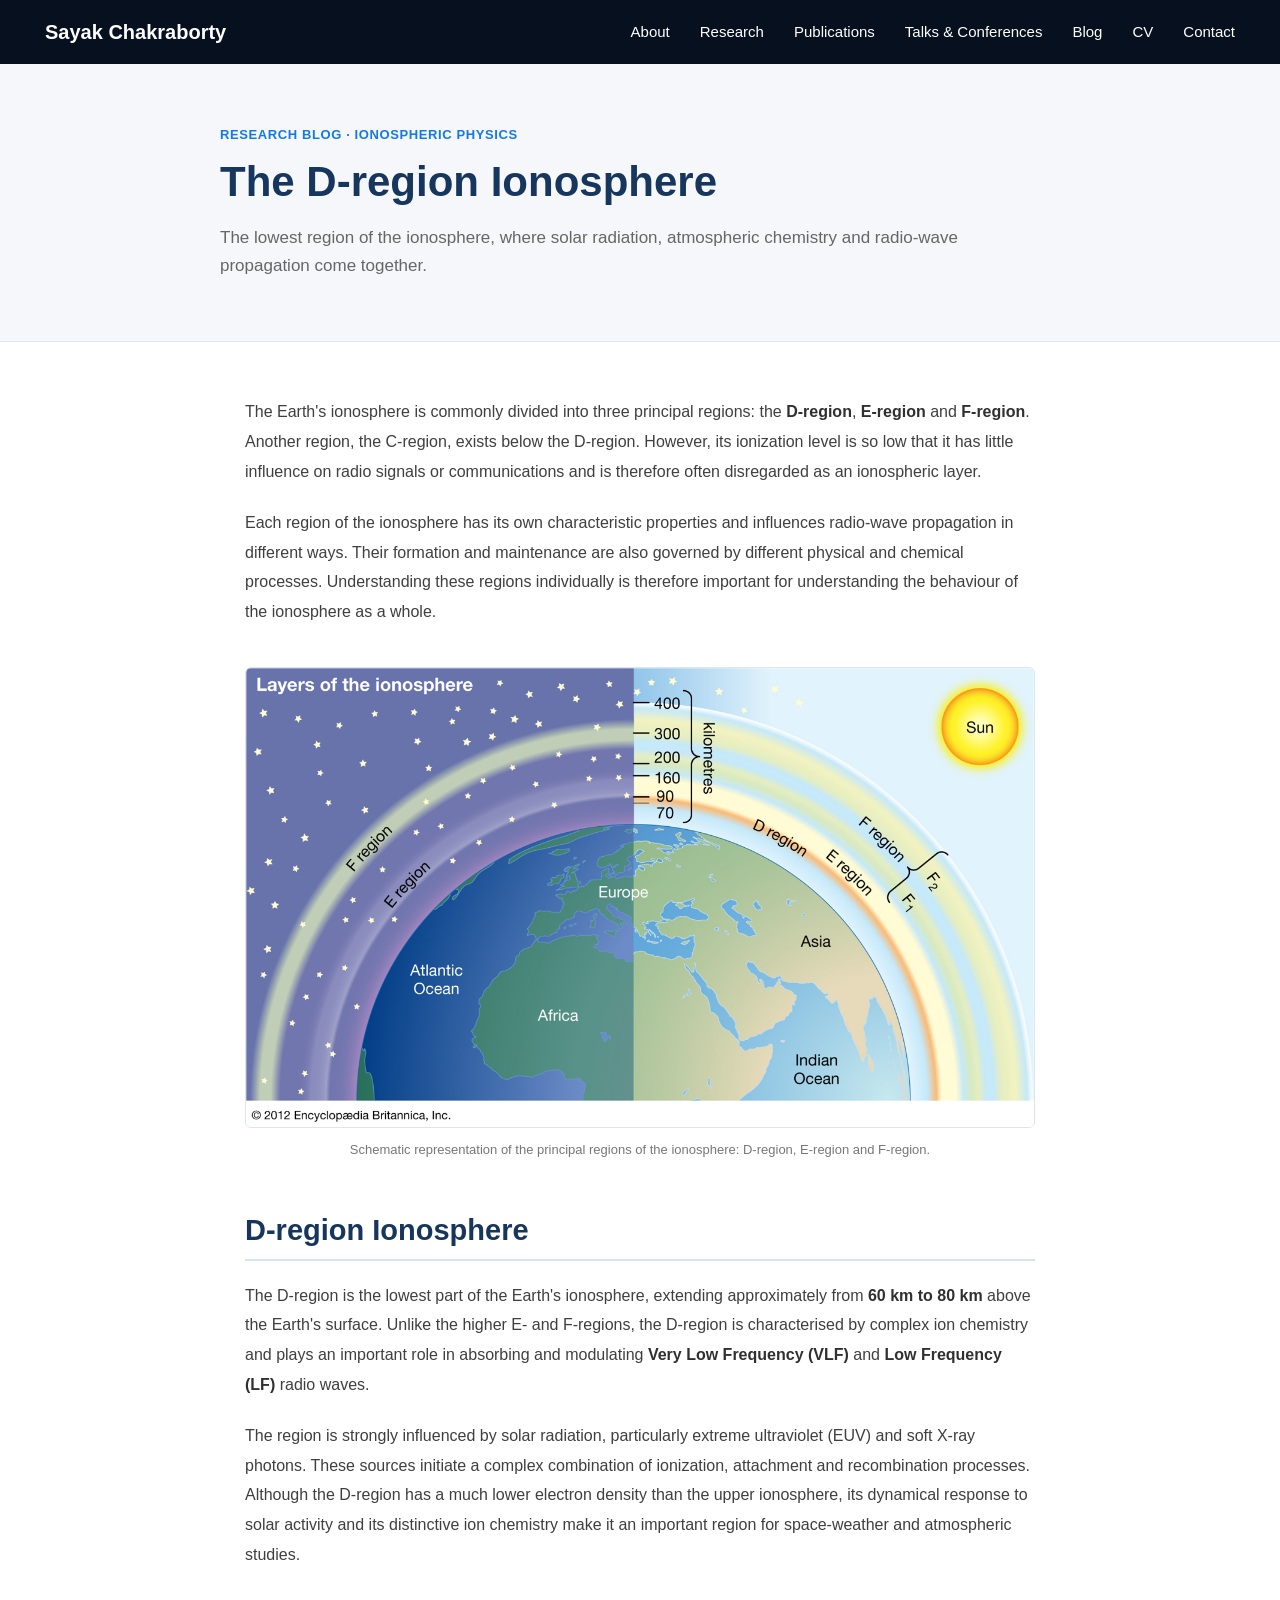
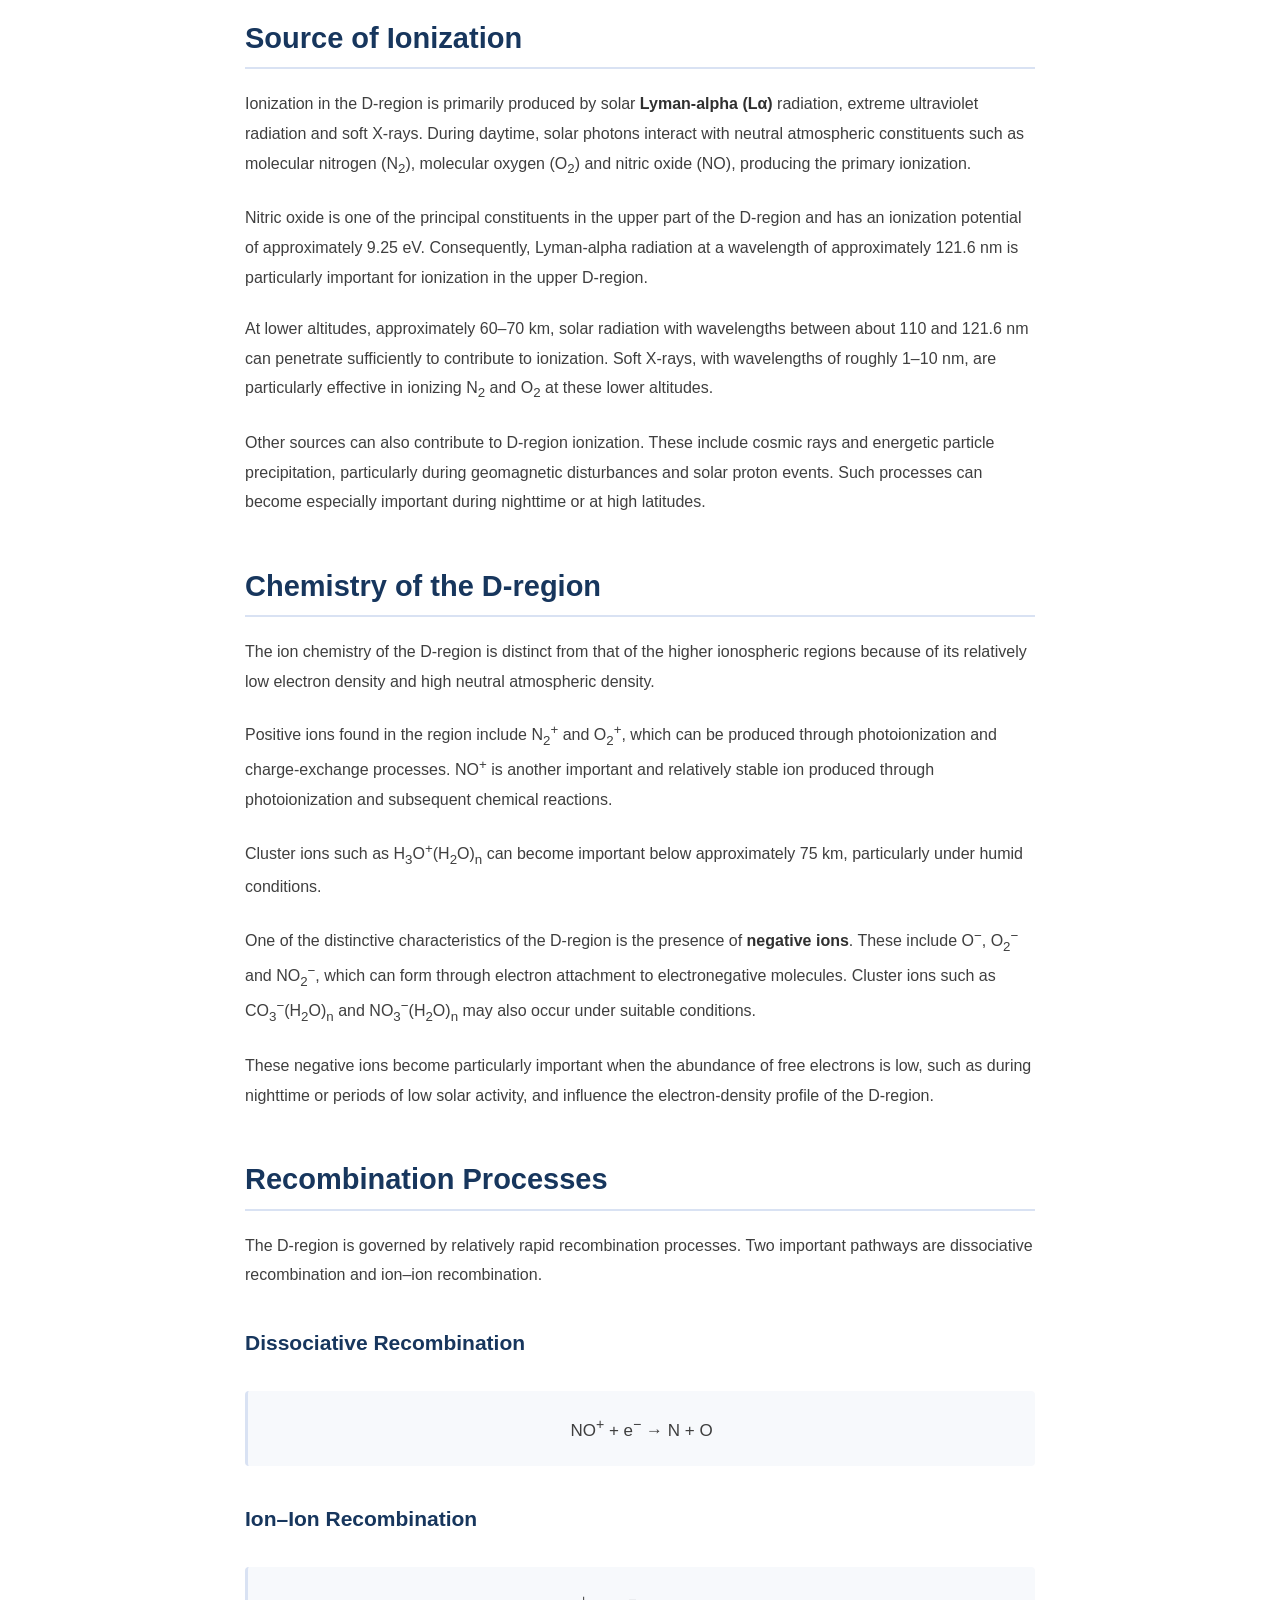
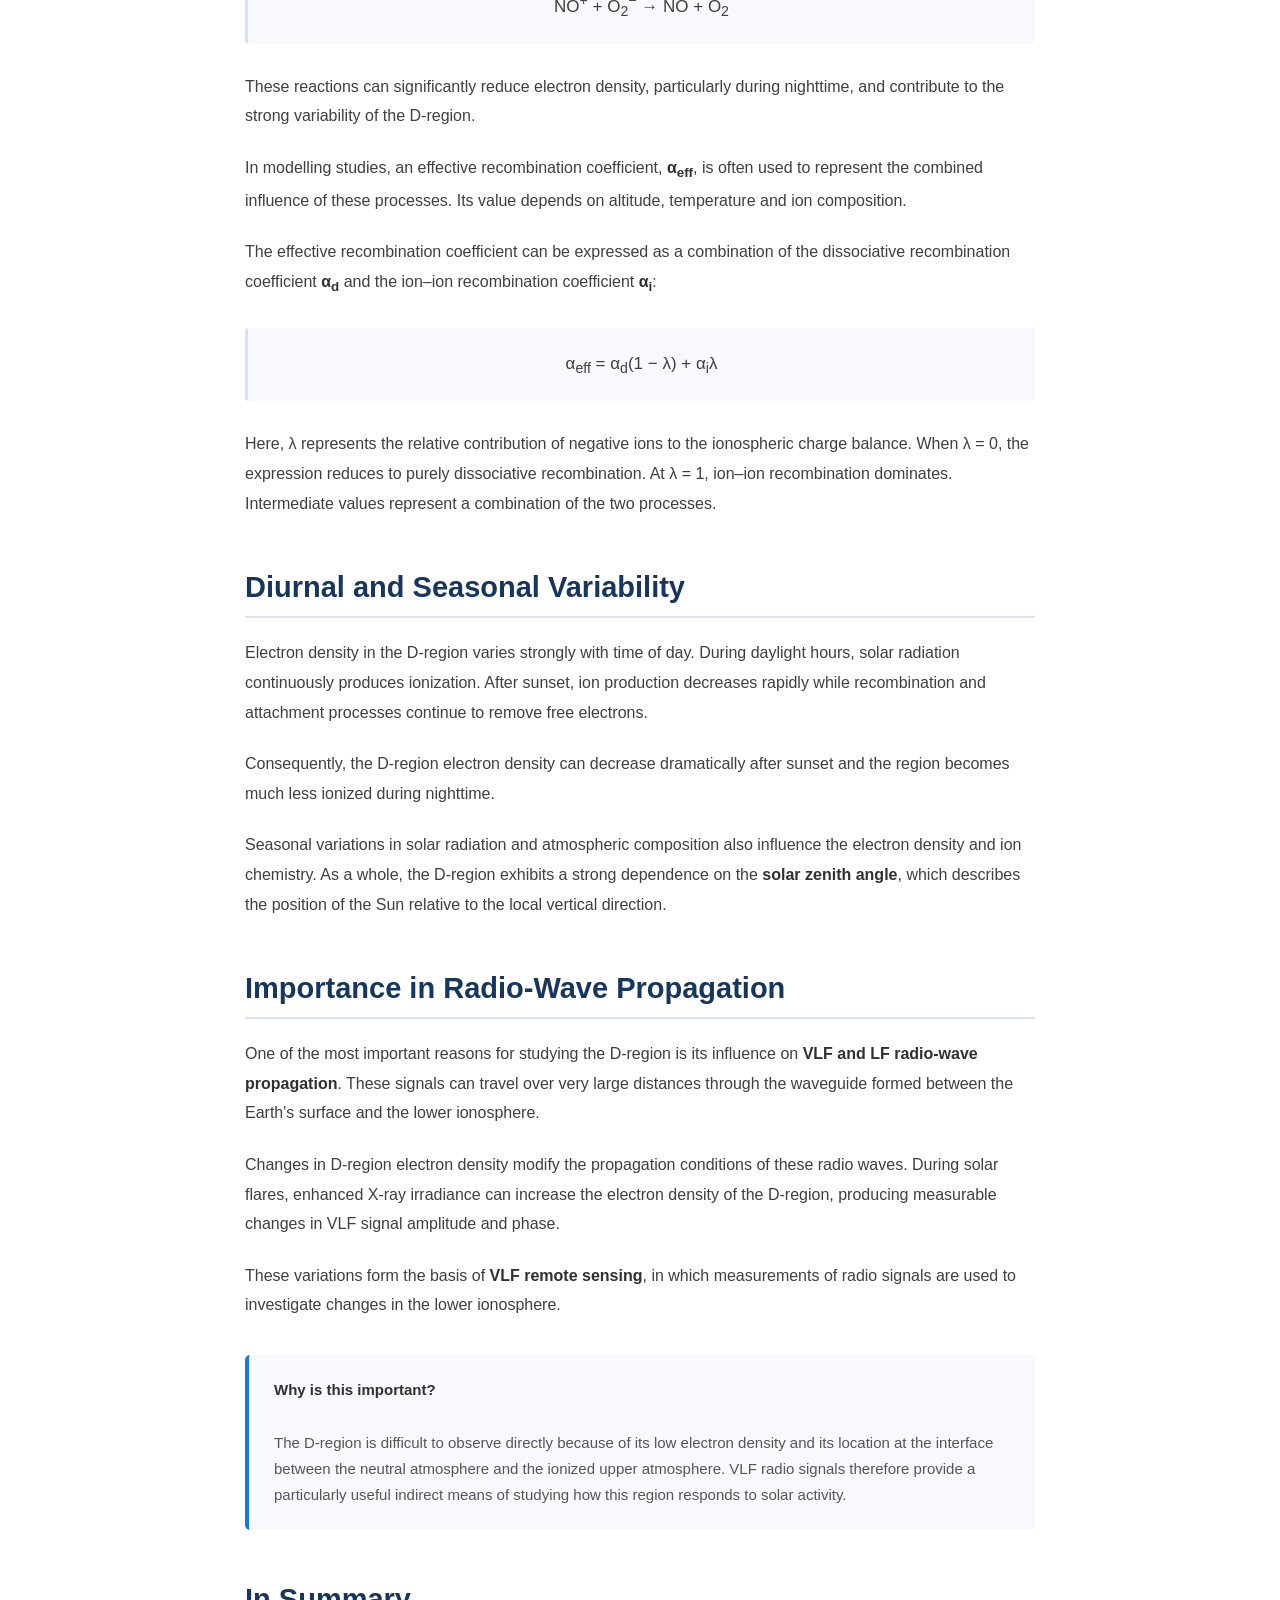
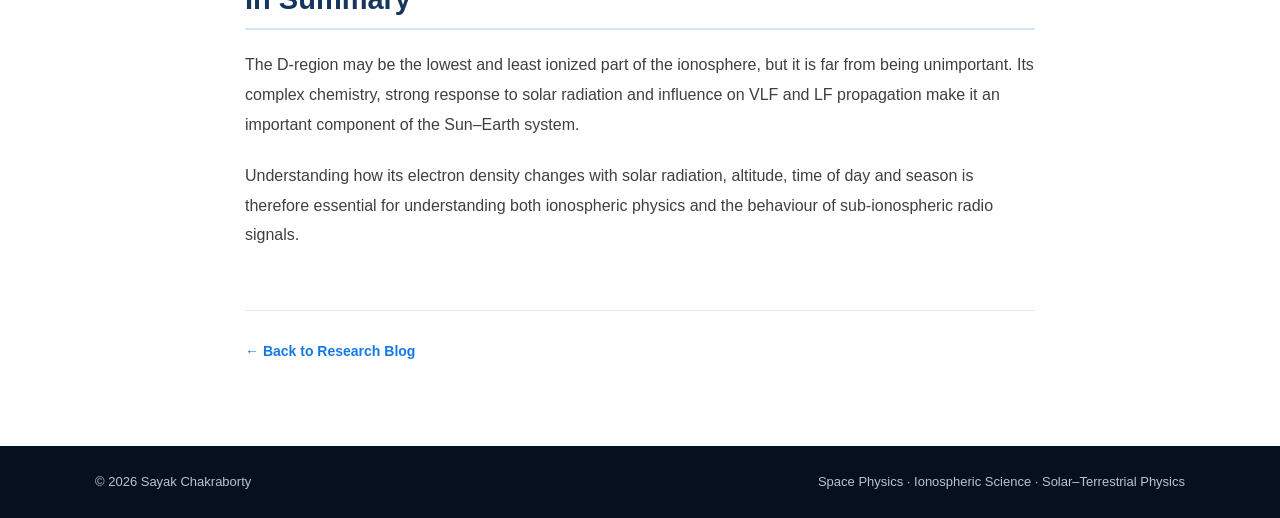
<file: research-blog/d-region-ionosphere.html>
<!DOCTYPE html>
<html lang="en">

<head>

    <meta charset="UTF-8">

    <meta name="viewport"
          content="width=device-width, initial-scale=1.0">

    <title>The D-region Ionosphere | Sayak Chakraborty</title>

    <meta name="description"
          content="An introduction to the D-region ionosphere, its ionization sources, chemistry, variability and importance in VLF radio-wave propagation.">

    <link rel="stylesheet" href="../style.css">


    <style>

        /* =====================================================
           ARTICLE HEADER
           ===================================================== */

        .article-header {
            background: #f5f7fa;
            border-bottom: 1px solid #e1e6ee;
        }

        .article-header-container {
            max-width: 900px;
            margin: auto;
            padding: 60px 30px;
        }

        .article-category {
            margin-bottom: 10px;
            color: #1479e8;
            font-size: 13px;
            font-weight: 600;
            text-transform: uppercase;
            letter-spacing: 0.6px;
        }

        .article-header h1 {
            margin: 0 0 15px 0;
            color: #17365d;
            font-size: 42px;
            line-height: 1.25;
            font-weight: 600;
        }

        .article-header p {
            max-width: 800px;
            margin: 0;
            color: #666666;
            font-size: 17px;
            line-height: 1.7;
        }


        /* =====================================================
           ARTICLE BODY
           ===================================================== */

        .article-container {
            max-width: 850px;
            margin: auto;
            padding: 55px 30px 80px 30px;
        }

        .article-body {
            color: #3f3f3f;
            font-size: 16px;
            line-height: 1.85;
        }

        .article-body p {
            margin: 0 0 22px 0;
        }

        .article-body h2 {
            margin: 50px 0 20px 0;
            padding-bottom: 9px;
            border-bottom: 2px solid #d9e2f3;
            color: #17365d;
            font-size: 29px;
            line-height: 1.35;
        }

        .article-body h3 {
            margin: 34px 0 13px 0;
            color: #17365d;
            font-size: 21px;
        }

        .article-body strong {
            color: #303030;
        }


        /* =====================================================
           ARTICLE FIGURE
           ===================================================== */

        .article-figure {
            margin: 40px auto 45px auto;
            text-align: center;
        }

        .article-figure img {
            display: block;

            width: 100%;
            max-width: 850px;

            height: auto;

            margin: 0 auto;

            border: 1px solid #dfe5ec;
            border-radius: 6px;

            background: #ffffff;
        }

        .article-figure figcaption {
            max-width: 750px;

            margin: 12px auto 0 auto;

            color: #777777;

            font-size: 13px;
            line-height: 1.6;
        }


        /* =====================================================
           EQUATIONS
           ===================================================== */

        .equation {
            margin: 28px 0;
            padding: 20px;

            overflow-x: auto;

            text-align: center;

            background: #f7f9fc;

            border-left: 3px solid #d9e2f3;

            border-radius: 4px;

            font-size: 17px;
        }


        /* =====================================================
           NOTE BOX
           ===================================================== */

        .article-note {
            margin: 35px 0;
            padding: 22px 25px;

            background: #f7f9fc;

            border-left: 4px solid #1479e8;

            border-radius: 5px;

            color: #555555;

            font-size: 15px;
            line-height: 1.75;
        }


        /* =====================================================
           BACK LINK
           ===================================================== */

        .article-back {
            margin-top: 60px;
            padding-top: 25px;

            border-top: 1px solid #e1e6ee;
        }

        .article-back a {
            color: #1479e8;

            font-size: 14px;
            font-weight: 600;

            text-decoration: none;
        }

        .article-back a:hover {
            text-decoration: underline;
        }


        /* =====================================================
           MOBILE
           ===================================================== */

        @media (max-width: 600px) {

            .article-header-container {
                padding: 45px 20px;
            }

            .article-header h1 {
                font-size: 34px;
            }

            .article-container {
                padding: 40px 20px 60px 20px;
            }

            .article-body {
                font-size: 15.5px;
            }

            .article-body h2 {
                font-size: 26px;
            }

            .article-body h3 {
                font-size: 20px;
            }

            .article-figure img {
                width: 100%;
                height: auto;
            }

        }

    </style>

</head>


<body>


    <!-- =====================================================
         NAVIGATION
         ===================================================== -->

    <nav class="navbar">

        <div class="nav-container">


            <a href="../index.html"
               class="site-name">

                Sayak Chakraborty

            </a>


            <div class="nav-links">

                <a href="../about.html">
                    About
                </a>

                <a href="../research.html">
                    Research
                </a>

                <a href="../publications.html">
                    Publications
                </a>

                <a href="../talks.html">
                    Talks &amp; Conferences
                </a>

                <a href="../blog.html">
                    Blog
                </a>

                <a href="../cv.html">
                    CV
                </a>

                <a href="../contact.html">
                    Contact
                </a>

            </div>

        </div>

    </nav>



    <!-- =====================================================
         ARTICLE HEADER
         ===================================================== -->

    <header class="article-header">

        <div class="article-header-container">

            <div class="article-category">
                Research Blog · Ionospheric Physics
            </div>


            <h1>
                The D-region Ionosphere
            </h1>


            <p>
                The lowest region of the ionosphere, where solar
                radiation, atmospheric chemistry and radio-wave
                propagation come together.
            </p>

        </div>

    </header>



    <!-- =====================================================
         ARTICLE CONTENT
         ===================================================== -->

    <main class="article-container">

        <article class="article-body">


            <!-- =================================================
                 INTRODUCTION
                 ================================================= -->

            <p>

                The Earth's ionosphere is commonly divided into three
                principal regions: the <strong>D-region</strong>,
                <strong>E-region</strong> and <strong>F-region</strong>.
                Another region, the C-region, exists below the D-region.
                However, its ionization level is so low that it has
                little influence on radio signals or communications and
                is therefore often disregarded as an ionospheric layer.

            </p>


            <p>

                Each region of the ionosphere has its own characteristic
                properties and influences radio-wave propagation in
                different ways. Their formation and maintenance are also
                governed by different physical and chemical processes.
                Understanding these regions individually is therefore
                important for understanding the behaviour of the
                ionosphere as a whole.

            </p>



            <!-- =================================================
                 IONOSPHERE FIGURE
                 ================================================= -->

            <figure class="article-figure">

                <img src="../images/d-region.png"
                     alt="Schematic representation of the different regions of the ionosphere">

                <figcaption>

                    Schematic representation of the principal regions
                    of the ionosphere: D-region, E-region and F-region.

                </figcaption>

            </figure>



            <!-- =================================================
                 D-REGION
                 ================================================= -->

            <h2>
                D-region Ionosphere
            </h2>


            <p>

                The D-region is the lowest part of the Earth's
                ionosphere, extending approximately from
                <strong>60 km to 80 km</strong> above the Earth's
                surface. Unlike the higher E- and F-regions, the
                D-region is characterised by complex ion chemistry and
                plays an important role in absorbing and modulating
                <strong>Very Low Frequency (VLF)</strong> and
                <strong>Low Frequency (LF)</strong> radio waves.

            </p>


            <p>

                The region is strongly influenced by solar radiation,
                particularly extreme ultraviolet (EUV) and soft
                X-ray photons. These sources initiate a complex
                combination of ionization, attachment and recombination
                processes. Although the D-region has a much lower
                electron density than the upper ionosphere, its
                dynamical response to solar activity and its distinctive
                ion chemistry make it an important region for
                space-weather and atmospheric studies.

            </p>



            <!-- =================================================
                 SOURCE OF IONIZATION
                 ================================================= -->

            <h2>
                Source of Ionization
            </h2>


            <p>

                Ionization in the D-region is primarily produced by
                solar <strong>Lyman-alpha (Lα)</strong> radiation,
                extreme ultraviolet radiation and soft X-rays.
                During daytime, solar photons interact with neutral
                atmospheric constituents such as molecular nitrogen
                (N<sub>2</sub>), molecular oxygen (O<sub>2</sub>) and
                nitric oxide (NO), producing the primary ionization.

            </p>


            <p>

                Nitric oxide is one of the principal constituents in
                the upper part of the D-region and has an ionization
                potential of approximately 9.25 eV. Consequently,
                Lyman-alpha radiation at a wavelength of approximately
                121.6 nm is particularly important for ionization in
                the upper D-region.

            </p>


            <p>

                At lower altitudes, approximately 60–70 km, solar
                radiation with wavelengths between about 110 and
                121.6 nm can penetrate sufficiently to contribute to
                ionization. Soft X-rays, with wavelengths of roughly
                1–10 nm, are particularly effective in ionizing
                N<sub>2</sub> and O<sub>2</sub> at these lower altitudes.

            </p>


            <p>

                Other sources can also contribute to D-region
                ionization. These include cosmic rays and energetic
                particle precipitation, particularly during
                geomagnetic disturbances and solar proton events.
                Such processes can become especially important during
                nighttime or at high latitudes.

            </p>



            <!-- =================================================
                 CHEMISTRY
                 ================================================= -->

            <h2>
                Chemistry of the D-region
            </h2>


            <p>

                The ion chemistry of the D-region is distinct from
                that of the higher ionospheric regions because of its
                relatively low electron density and high neutral
                atmospheric density.

            </p>


            <p>

                Positive ions found in the region include
                N<sub>2</sub><sup>+</sup> and O<sub>2</sub><sup>+</sup>,
                which can be produced through photoionization and
                charge-exchange processes. NO<sup>+</sup> is another
                important and relatively stable ion produced through
                photoionization and subsequent chemical reactions.

            </p>


            <p>

                Cluster ions such as
                H<sub>3</sub>O<sup>+</sup>(H<sub>2</sub>O)<sub>n</sub>
                can become important below approximately 75 km,
                particularly under humid conditions.

            </p>


            <p>

                One of the distinctive characteristics of the D-region
                is the presence of <strong>negative ions</strong>.
                These include O<sup>−</sup>, O<sub>2</sub><sup>−</sup>
                and NO<sub>2</sub><sup>−</sup>, which can form through
                electron attachment to electronegative molecules.
                Cluster ions such as
                CO<sub>3</sub><sup>−</sup>(H<sub>2</sub>O)<sub>n</sub>
                and NO<sub>3</sub><sup>−</sup>(H<sub>2</sub>O)<sub>n</sub>
                may also occur under suitable conditions.

            </p>


            <p>

                These negative ions become particularly important when
                the abundance of free electrons is low, such as during
                nighttime or periods of low solar activity, and
                influence the electron-density profile of the D-region.

            </p>



            <!-- =================================================
                 RECOMBINATION
                 ================================================= -->

            <h2>
                Recombination Processes
            </h2>


            <p>

                The D-region is governed by relatively rapid
                recombination processes. Two important pathways are
                dissociative recombination and ion–ion recombination.

            </p>


            <h3>
                Dissociative Recombination
            </h3>


            <div class="equation">

                NO<sup>+</sup> + e<sup>−</sup>
                &rarr;
                N + O

            </div>


            <h3>
                Ion–Ion Recombination
            </h3>


            <div class="equation">

                NO<sup>+</sup> + O<sub>2</sub><sup>−</sup>
                &rarr;
                NO + O<sub>2</sub>

            </div>


            <p>

                These reactions can significantly reduce electron
                density, particularly during nighttime, and contribute
                to the strong variability of the D-region.

            </p>


            <p>

                In modelling studies, an effective recombination
                coefficient, <strong>α<sub>eff</sub></strong>, is often
                used to represent the combined influence of these
                processes. Its value depends on altitude, temperature
                and ion composition.

            </p>


            <p>

                The effective recombination coefficient can be
                expressed as a combination of the dissociative
                recombination coefficient
                <strong>α<sub>d</sub></strong> and the ion–ion
                recombination coefficient
                <strong>α<sub>i</sub></strong>:

            </p>


            <div class="equation">

                α<sub>eff</sub>
                =
                α<sub>d</sub>(1 − λ)
                +
                α<sub>i</sub>λ

            </div>


            <p>

                Here, λ represents the relative contribution of
                negative ions to the ionospheric charge balance.
                When λ = 0, the expression reduces to purely
                dissociative recombination. At λ = 1, ion–ion
                recombination dominates. Intermediate values represent
                a combination of the two processes.

            </p>



            <!-- =================================================
                 DIURNAL AND SEASONAL VARIABILITY
                 ================================================= -->

            <h2>
                Diurnal and Seasonal Variability
            </h2>


            <p>

                Electron density in the D-region varies strongly with
                time of day. During daylight hours, solar radiation
                continuously produces ionization. After sunset,
                ion production decreases rapidly while recombination
                and attachment processes continue to remove free
                electrons.

            </p>


            <p>

                Consequently, the D-region electron density can
                decrease dramatically after sunset and the region
                becomes much less ionized during nighttime.

            </p>


            <p>

                Seasonal variations in solar radiation and atmospheric
                composition also influence the electron density and
                ion chemistry. As a whole, the D-region exhibits a
                strong dependence on the <strong>solar zenith angle</strong>,
                which describes the position of the Sun relative to
                the local vertical direction.

            </p>



            <!-- =================================================
                 RADIO PROPAGATION
                 ================================================= -->

            <h2>
                Importance in Radio-Wave Propagation
            </h2>


            <p>

                One of the most important reasons for studying the
                D-region is its influence on
                <strong>VLF and LF radio-wave propagation</strong>.
                These signals can travel over very large distances
                through the waveguide formed between the Earth's
                surface and the lower ionosphere.

            </p>


            <p>

                Changes in D-region electron density modify the
                propagation conditions of these radio waves. During
                solar flares, enhanced X-ray irradiance can increase
                the electron density of the D-region, producing
                measurable changes in VLF signal amplitude and phase.

            </p>


            <p>

                These variations form the basis of
                <strong>VLF remote sensing</strong>, in which
                measurements of radio signals are used to investigate
                changes in the lower ionosphere.

            </p>


            <div class="article-note">

                <strong>
                    Why is this important?
                </strong>

                <br><br>

                The D-region is difficult to observe directly because
                of its low electron density and its location at the
                interface between the neutral atmosphere and the
                ionized upper atmosphere. VLF radio signals therefore
                provide a particularly useful indirect means of
                studying how this region responds to solar activity.

            </div>



            <!-- =================================================
                 CONCLUSION
                 ================================================= -->

            <h2>
                In Summary
            </h2>


            <p>

                The D-region may be the lowest and least ionized part
                of the ionosphere, but it is far from being
                unimportant. Its complex chemistry, strong response
                to solar radiation and influence on VLF and LF
                propagation make it an important component of the
                Sun–Earth system.

            </p>


            <p>

                Understanding how its electron density changes with
                solar radiation, altitude, time of day and season is
                therefore essential for understanding both
                ionospheric physics and the behaviour of
                sub-ionospheric radio signals.

            </p>



            <!-- =================================================
                 BACK TO RESEARCH BLOG
                 ================================================= -->

            <div class="article-back">

                <a href="../research-blog.html">
                    ← Back to Research Blog
                </a>

            </div>


        </article>

    </main>



    <!-- =====================================================
         FOOTER
         ===================================================== -->

    <footer>

        <div class="footer-container">

            <p>
                © 2026 Sayak Chakraborty
            </p>

            <p>
                Space Physics · Ionospheric Science ·
                Solar–Terrestrial Physics
            </p>

        </div>

    </footer>


</body>

</html>
</file>
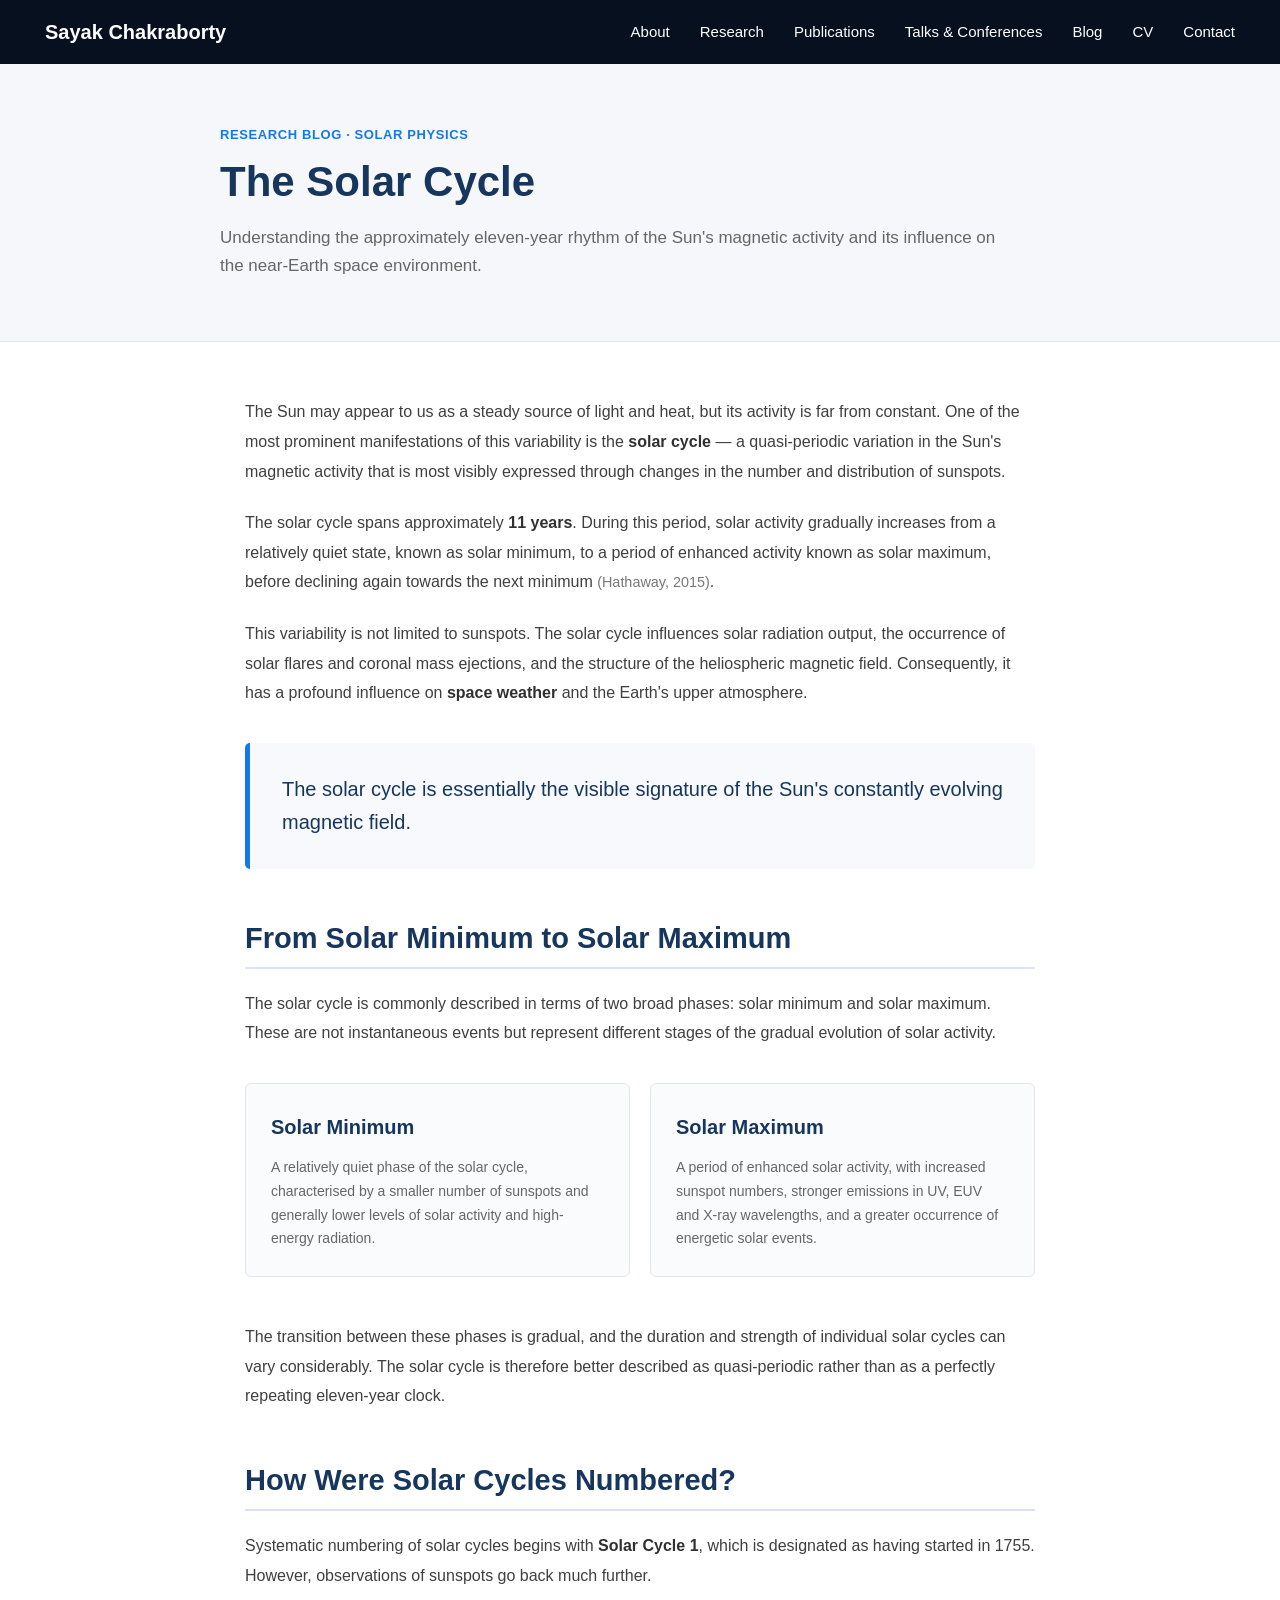
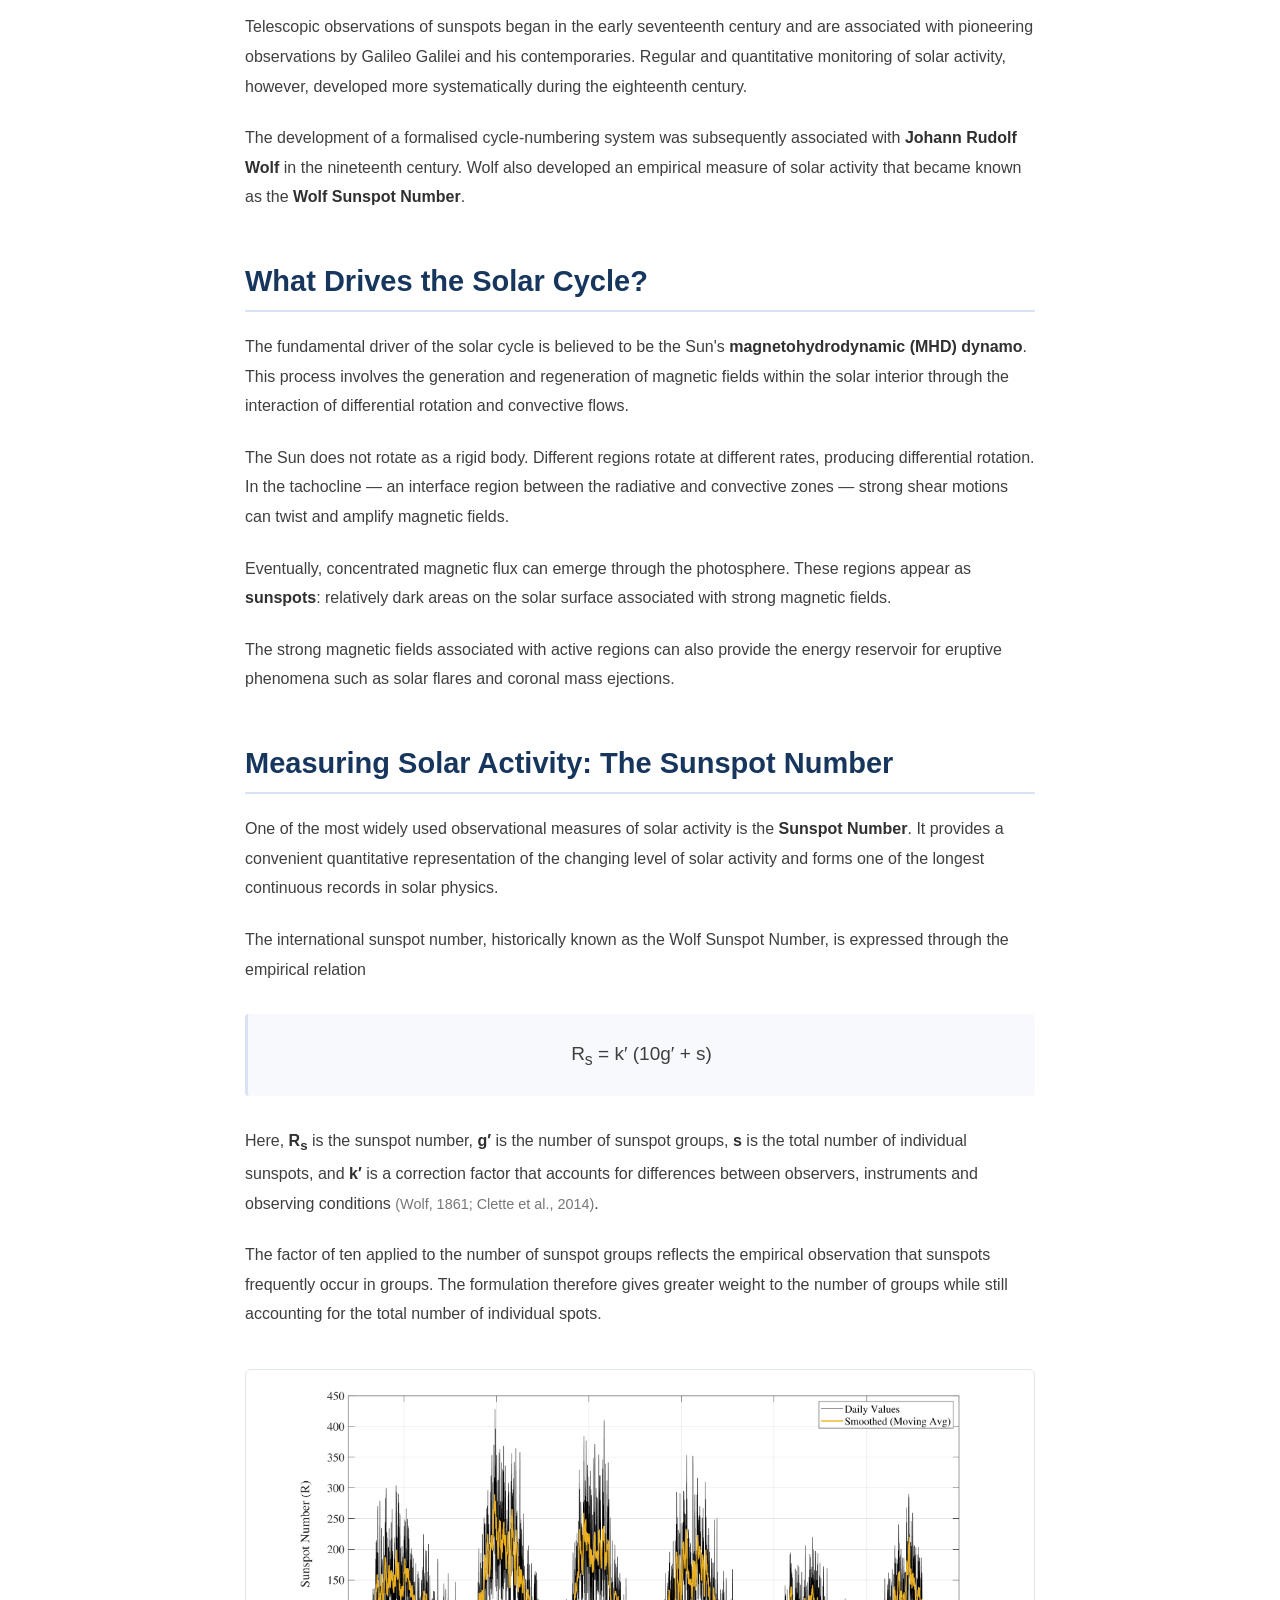
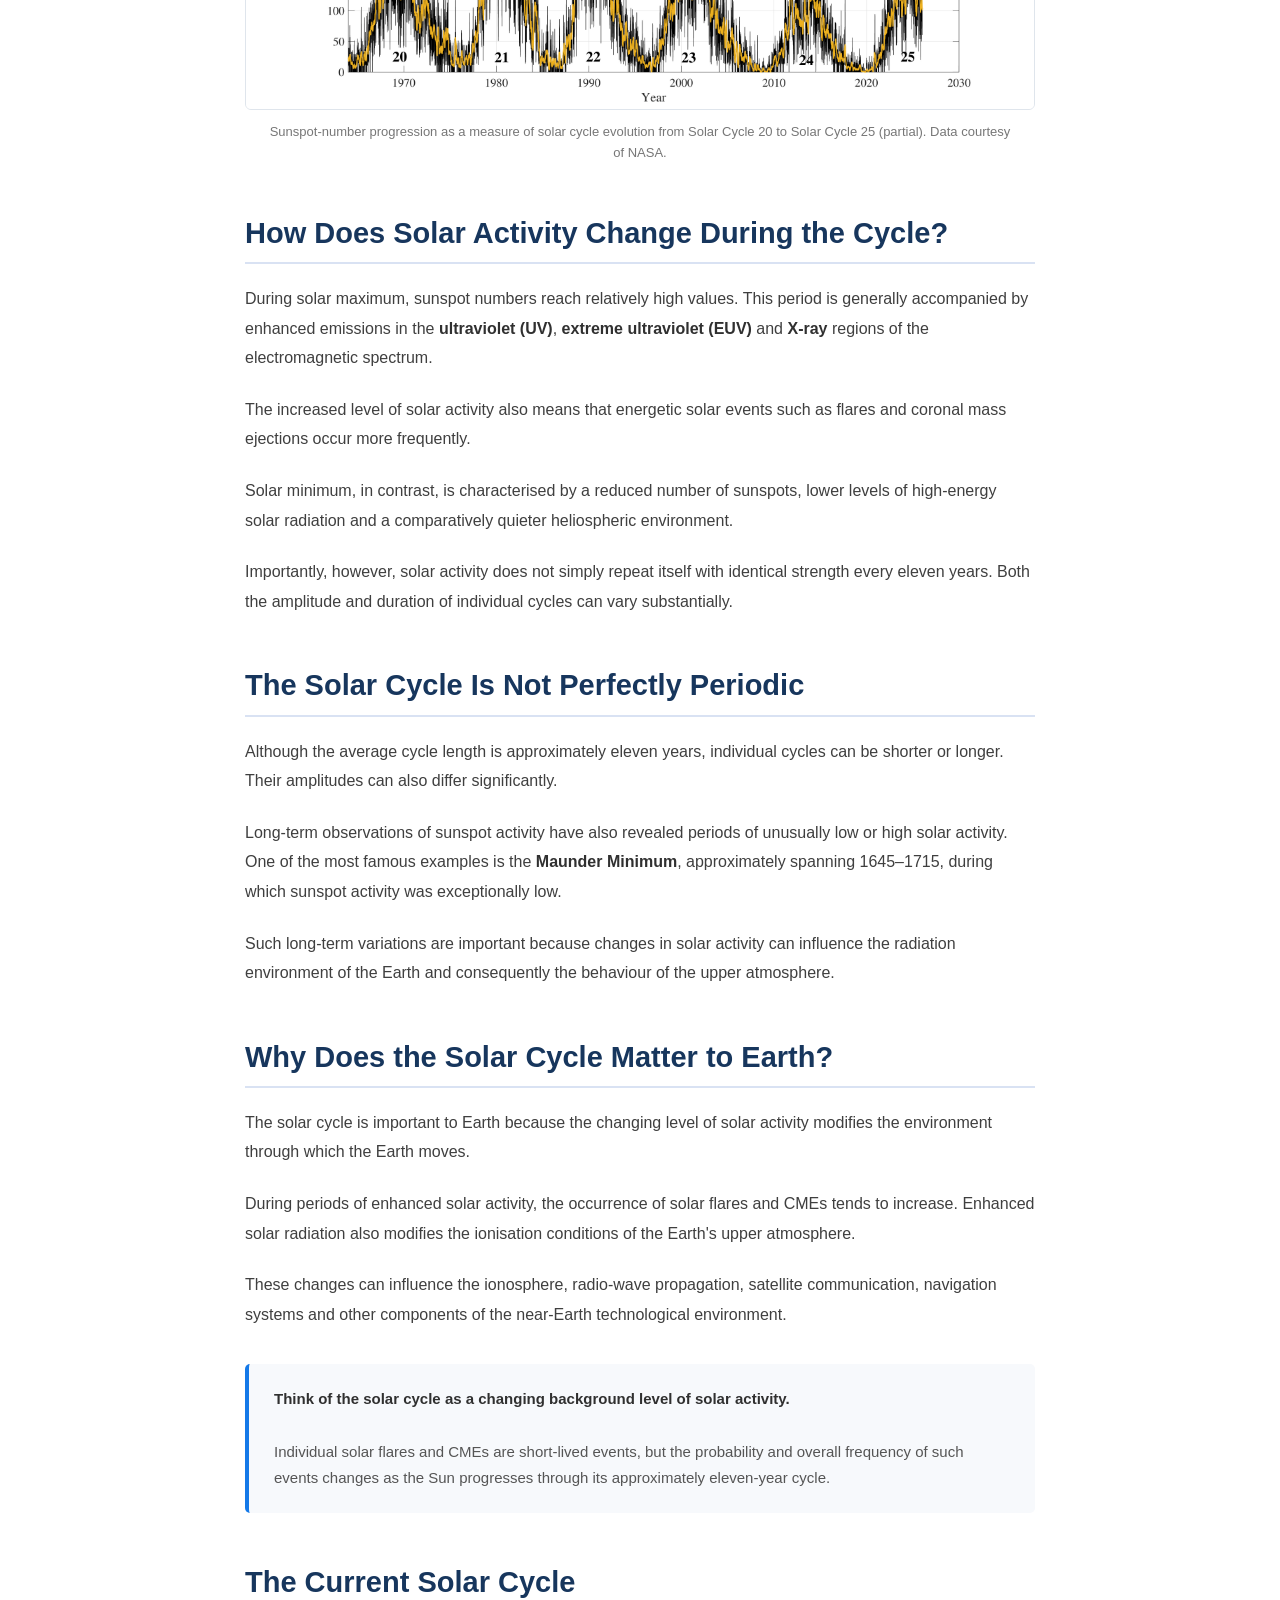
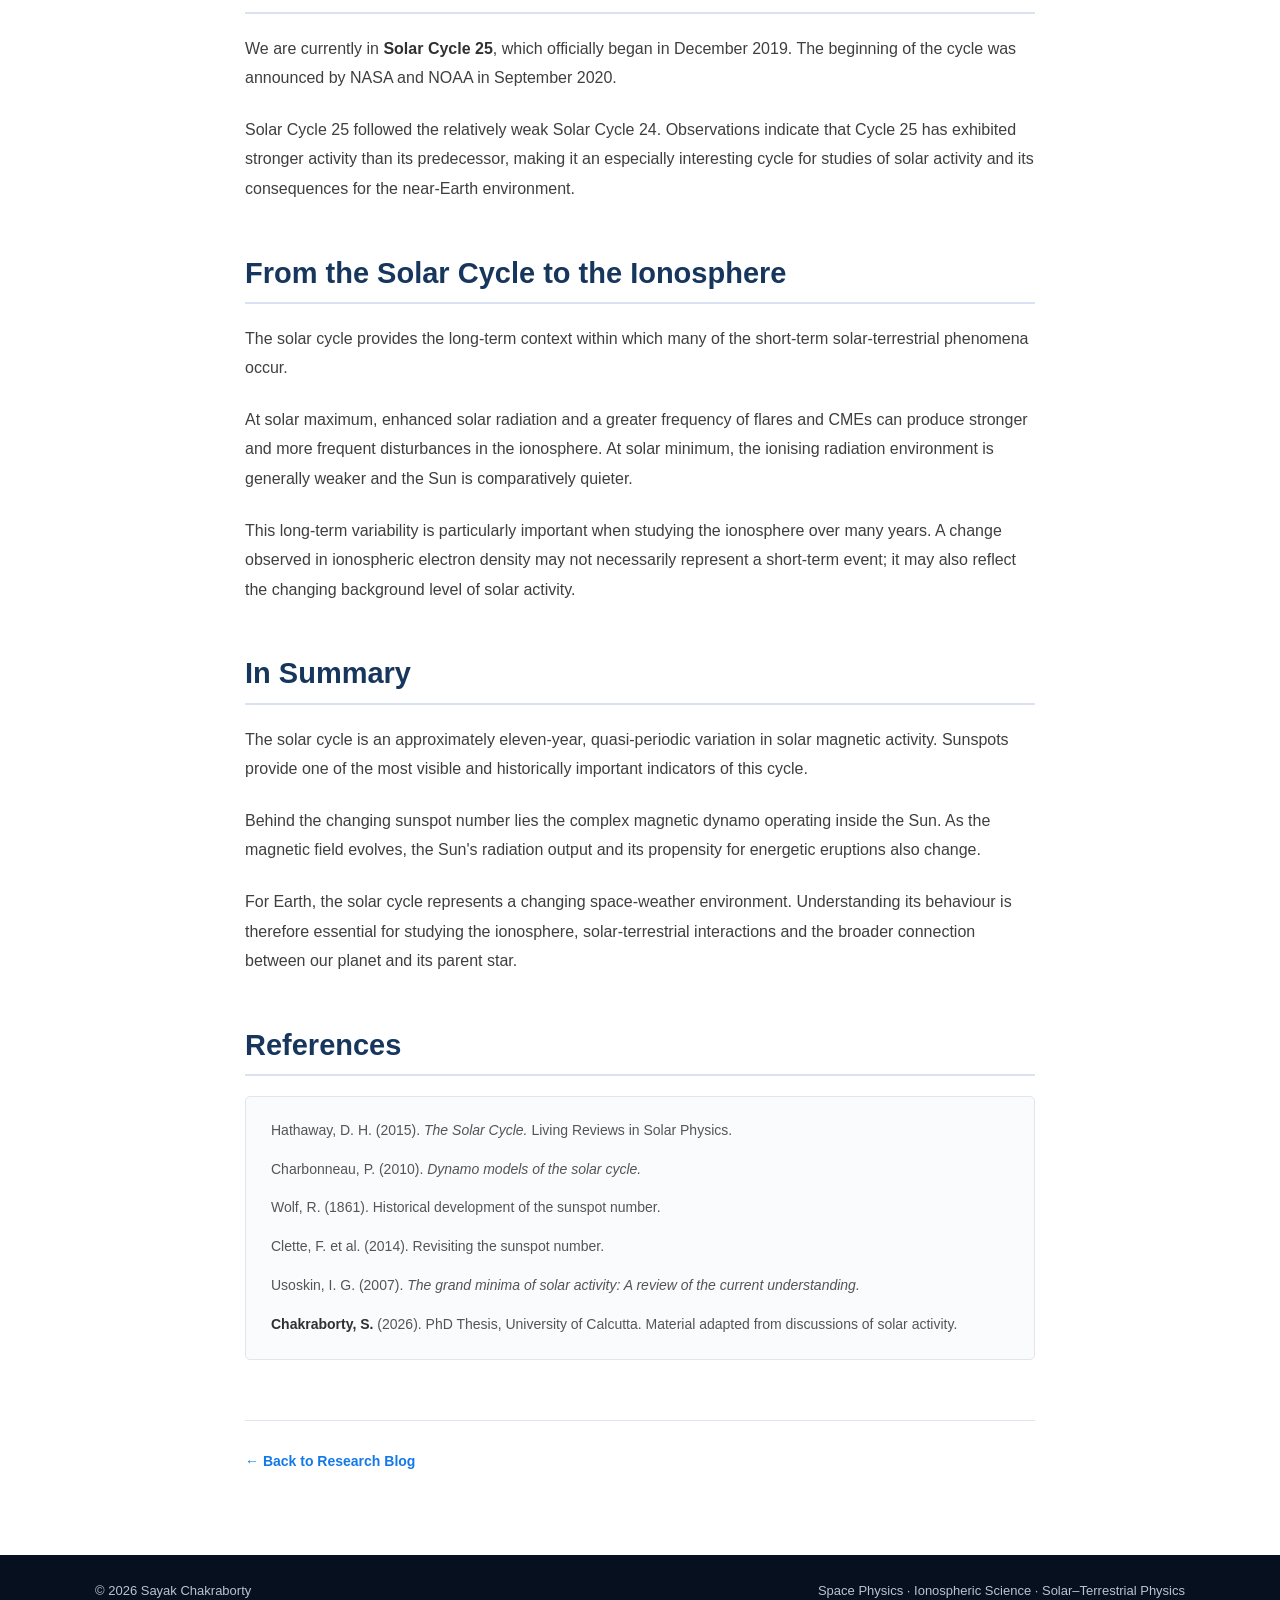
<file: research-blog/solar-cycle.html>
<!DOCTYPE html>
<html lang="en">

<head>

    <meta charset="UTF-8">

    <meta name="viewport"
          content="width=device-width, initial-scale=1.0">

    <title>
        The Solar Cycle | Sayak Chakraborty
    </title>

    <meta name="description"
          content="An introduction to the solar cycle, sunspot number, solar magnetic activity and its influence on space weather and Earth's upper atmosphere.">

    <link rel="stylesheet" href="../style.css">


    <style>

        /* =====================================================
           ARTICLE HEADER
           ===================================================== */

        .article-header {
            background: #f5f7fa;
            border-bottom: 1px solid #e1e6ee;
        }


        .article-header-container {
            max-width: 900px;
            margin: auto;
            padding: 60px 30px;
        }


        .article-category {
            margin-bottom: 10px;

            color: #1479e8;

            font-size: 13px;

            font-weight: 600;

            text-transform: uppercase;

            letter-spacing: 0.6px;
        }


        .article-header h1 {
            margin: 0 0 15px 0;

            color: #17365d;

            font-size: 42px;

            line-height: 1.25;

            font-weight: 600;
        }


        .article-header p {
            max-width: 800px;

            margin: 0;

            color: #666666;

            font-size: 17px;

            line-height: 1.7;
        }


        /* =====================================================
           ARTICLE BODY
           ===================================================== */

        .article-container {
            max-width: 850px;

            margin: auto;

            padding: 55px 30px 80px 30px;
        }


        .article-body {
            color: #3f3f3f;

            font-size: 16px;

            line-height: 1.85;
        }


        .article-body p {
            margin: 0 0 22px 0;
        }


        .article-body h2 {
            margin: 50px 0 20px 0;

            padding-bottom: 9px;

            border-bottom: 2px solid #d9e2f3;

            color: #17365d;

            font-size: 29px;

            line-height: 1.35;
        }


        .article-body h3 {
            margin: 34px 0 13px 0;

            color: #17365d;

            font-size: 21px;
        }


        .article-body strong {
            color: #303030;
        }


        /* =====================================================
           HIGHLIGHT BOX
           ===================================================== */

        .article-highlight {
            margin: 35px 0 42px 0;

            padding: 30px 32px;

            background: #f7f9fc;

            border-left: 5px solid #1479e8;

            border-radius: 5px;
        }


        .article-highlight p {
            margin: 0;

            color: #17365d;

            font-size: 20px;

            line-height: 1.65;

            font-weight: 500;
        }


        /* =====================================================
           SOLAR CYCLE PHASES
           ===================================================== */

        .cycle-phases {

            display: grid;

            grid-template-columns:
                repeat(2, minmax(0, 1fr));

            gap: 20px;

            margin: 35px 0 45px 0;
        }


        .cycle-phase {

            padding: 25px;

            background: #fafbfd;

            border: 1px solid #e1e6ee;

            border-radius: 6px;
        }


        .cycle-phase h3 {

            margin: 0 0 10px 0;

            color: #17365d;

            font-size: 20px;
        }


        .cycle-phase p {

            margin: 0;

            color: #666666;

            font-size: 14px;

            line-height: 1.7;
        }


        /* =====================================================
           EQUATION
           ===================================================== */

        .equation {

            margin: 30px 0;

            padding: 22px;

            overflow-x: auto;

            text-align: center;

            background: #f7f9fc;

            border-left: 3px solid #d9e2f3;

            border-radius: 4px;

            font-size: 19px;
        }


        /* =====================================================
           FIGURE
           ===================================================== */

        .article-figure {

            margin: 40px auto 45px auto;

            text-align: center;
        }


        .article-figure img {

            display: block;

            width: 100%;

            max-width: 850px;

            height: auto;

            margin: 0 auto;

            border: 1px solid #dfe5ec;

            border-radius: 6px;

            background: #ffffff;
        }


        .article-figure figcaption {

            max-width: 750px;

            margin: 12px auto 0 auto;

            color: #777777;

            font-size: 13px;

            line-height: 1.6;
        }


        /* =====================================================
           NOTE BOX
           ===================================================== */

        .article-note {

            margin: 35px 0;

            padding: 22px 25px;

            background: #f7f9fc;

            border-left: 4px solid #1479e8;

            border-radius: 5px;

            color: #555555;

            font-size: 15px;

            line-height: 1.75;
        }


        /* =====================================================
           CITATION
           ===================================================== */

        .citation {

            color: #777777;

            font-size: 0.9em;

            white-space: nowrap;
        }


        /* =====================================================
           REFERENCE
           ===================================================== */

        .reference {

            margin-top: 20px;

            padding: 22px 25px;

            background: #fafbfd;

            border: 1px solid #e1e6ee;

            border-radius: 5px;

        }


        .reference p {

            margin: 0;

            font-size: 14px;

            line-height: 1.7;

            color: #555555;
        }


        /* =====================================================
           BACK LINK
           ===================================================== */

        .article-back {

            margin-top: 60px;

            padding-top: 25px;

            border-top: 1px solid #e1e6ee;
        }


        .article-back a {

            color: #1479e8;

            font-size: 14px;

            font-weight: 600;

            text-decoration: none;
        }


        .article-back a:hover {

            text-decoration: underline;
        }


        /* =====================================================
           MOBILE
           ===================================================== */

        @media (max-width: 700px) {

            .cycle-phases {

                grid-template-columns: 1fr;

            }

        }


        @media (max-width: 600px) {

            .article-header-container {

                padding: 45px 20px;

            }


            .article-header h1 {

                font-size: 34px;

            }


            .article-container {

                padding:
                    40px 20px 60px 20px;

            }


            .article-body {

                font-size: 15.5px;

            }


            .article-body h2 {

                font-size: 26px;

            }


            .article-body h3 {

                font-size: 20px;

            }


            .article-highlight {

                padding: 24px;

            }


            .article-highlight p {

                font-size: 18px;

            }


            .equation {

                font-size: 17px;

            }

        }

    </style>

</head>


<body>


    <!-- =====================================================
         NAVIGATION
         ===================================================== -->

    <nav class="navbar">

        <div class="nav-container">


            <a href="../index.html"
               class="site-name">

                Sayak Chakraborty

            </a>


            <div class="nav-links">

                <a href="../about.html">
                    About
                </a>

                <a href="../research.html">
                    Research
                </a>

                <a href="../publications.html">
                    Publications
                </a>

                <a href="../talks.html">
                    Talks &amp; Conferences
                </a>

                <a href="../blog.html">
                    Blog
                </a>

                <a href="../cv.html">
                    CV
                </a>

                <a href="../contact.html">
                    Contact
                </a>

            </div>

        </div>

    </nav>



    <!-- =====================================================
         ARTICLE HEADER
         ===================================================== -->

    <header class="article-header">

        <div class="article-header-container">

            <div class="article-category">
                Research Blog · Solar Physics
            </div>


            <h1>
                The Solar Cycle
            </h1>


            <p>
                Understanding the approximately eleven-year rhythm
                of the Sun's magnetic activity and its influence on
                the near-Earth space environment.
            </p>

        </div>

    </header>



    <!-- =====================================================
         ARTICLE CONTENT
         ===================================================== -->

    <main class="article-container">

        <article class="article-body">


            <!-- =================================================
                 INTRODUCTION
                 ================================================= -->

            <p>

                The Sun may appear to us as a steady source of light
                and heat, but its activity is far from constant.
                One of the most prominent manifestations of this
                variability is the
                <strong>solar cycle</strong> — a quasi-periodic
                variation in the Sun's magnetic activity that is most
                visibly expressed through changes in the number and
                distribution of sunspots.

            </p>


            <p>

                The solar cycle spans approximately
                <strong>11 years</strong>. During this period, solar
                activity gradually increases from a relatively quiet
                state, known as solar minimum, to a period of enhanced
                activity known as solar maximum, before declining again
                towards the next minimum
                <span class="citation">(Hathaway, 2015)</span>.

            </p>


            <p>

                This variability is not limited to sunspots. The
                solar cycle influences solar radiation output, the
                occurrence of solar flares and coronal mass ejections,
                and the structure of the heliospheric magnetic field.
                Consequently, it has a profound influence on
                <strong>space weather</strong> and the Earth's upper
                atmosphere.

            </p>


            <div class="article-highlight">

                <p>

                    The solar cycle is essentially the visible
                    signature of the Sun's constantly evolving
                    magnetic field.

                </p>

            </div>



            <!-- =================================================
                 SOLAR MINIMUM AND MAXIMUM
                 ================================================= -->

            <h2>
                From Solar Minimum to Solar Maximum
            </h2>


            <p>

                The solar cycle is commonly described in terms of
                two broad phases: solar minimum and solar maximum.
                These are not instantaneous events but represent
                different stages of the gradual evolution of solar
                activity.

            </p>


            <div class="cycle-phases">


                <div class="cycle-phase">

                    <h3>
                        Solar Minimum
                    </h3>

                    <p>

                        A relatively quiet phase of the solar cycle,
                        characterised by a smaller number of sunspots
                        and generally lower levels of solar activity
                        and high-energy radiation.

                    </p>

                </div>


                <div class="cycle-phase">

                    <h3>
                        Solar Maximum
                    </h3>

                    <p>

                        A period of enhanced solar activity, with
                        increased sunspot numbers, stronger emissions
                        in UV, EUV and X-ray wavelengths, and a greater
                        occurrence of energetic solar events.

                    </p>

                </div>


            </div>


            <p>

                The transition between these phases is gradual, and
                the duration and strength of individual solar cycles
                can vary considerably. The solar cycle is therefore
                better described as quasi-periodic rather than as a
                perfectly repeating eleven-year clock.

            </p>



            <!-- =================================================
                 HISTORY
                 ================================================= -->

            <h2>
                How Were Solar Cycles Numbered?
            </h2>


            <p>

                Systematic numbering of solar cycles begins with
                <strong>Solar Cycle 1</strong>, which is designated
                as having started in 1755. However, observations of
                sunspots go back much further.

            </p>


            <p>

                Telescopic observations of sunspots began in the early
                seventeenth century and are associated with pioneering
                observations by Galileo Galilei and his contemporaries.
                Regular and quantitative monitoring of solar activity,
                however, developed more systematically during the
                eighteenth century.

            </p>


            <p>

                The development of a formalised cycle-numbering system
                was subsequently associated with
                <strong>Johann Rudolf Wolf</strong> in the nineteenth
                century. Wolf also developed an empirical measure of
                solar activity that became known as the
                <strong>Wolf Sunspot Number</strong>.

            </p>



            <!-- =================================================
                 MAGNETIC DYNAMO
                 ================================================= -->

            <h2>
                What Drives the Solar Cycle?
            </h2>


            <p>

                The fundamental driver of the solar cycle is believed
                to be the Sun's
                <strong>magnetohydrodynamic (MHD) dynamo</strong>.
                This process involves the generation and regeneration
                of magnetic fields within the solar interior through
                the interaction of differential rotation and
                convective flows.

            </p>


            <p>

                The Sun does not rotate as a rigid body. Different
                regions rotate at different rates, producing
                differential rotation. In the tachocline — an
                interface region between the radiative and convective
                zones — strong shear motions can twist and amplify
                magnetic fields.

            </p>


            <p>

                Eventually, concentrated magnetic flux can emerge
                through the photosphere. These regions appear as
                <strong>sunspots</strong>: relatively dark areas on
                the solar surface associated with strong magnetic
                fields.

            </p>


            <p>

                The strong magnetic fields associated with active
                regions can also provide the energy reservoir for
                eruptive phenomena such as solar flares and coronal
                mass ejections.

            </p>



            <!-- =================================================
                 SUNSPOT NUMBER
                 ================================================= -->

            <h2>
                Measuring Solar Activity: The Sunspot Number
            </h2>


            <p>

                One of the most widely used observational measures of
                solar activity is the
                <strong>Sunspot Number</strong>. It provides a
                convenient quantitative representation of the changing
                level of solar activity and forms one of the longest
                continuous records in solar physics.

            </p>


            <p>

                The international sunspot number, historically known
                as the Wolf Sunspot Number, is expressed through the
                empirical relation

            </p>


            <div class="equation">

                R<sub>s</sub>
                =
                k&prime;
                (10g&prime; + s)

            </div>


            <p>

                Here, <strong>R<sub>s</sub></strong> is the sunspot
                number, <strong>g&prime;</strong> is the number of
                sunspot groups, <strong>s</strong> is the total number
                of individual sunspots, and <strong>k&prime;</strong>
                is a correction factor that accounts for differences
                between observers, instruments and observing
                conditions
                <span class="citation">(Wolf, 1861; Clette et al., 2014)</span>.

            </p>


            <p>

                The factor of ten applied to the number of sunspot
                groups reflects the empirical observation that
                sunspots frequently occur in groups. The formulation
                therefore gives greater weight to the number of groups
                while still accounting for the total number of
                individual spots.

            </p>



            <!-- =================================================
                 FIGURE
                 ================================================= -->

            <figure class="article-figure">

                <img src="../images/spn.jpg"
                     alt="Sunspot number progression from Solar Cycle 20 to Solar Cycle 25 (adopted from PhD thesis of S. Chakraborty).">

                <figcaption>

                    Sunspot-number progression as a measure of solar
                    cycle evolution from Solar Cycle 20 to Solar
                    Cycle 25 (partial). Data courtesy of NASA.

                </figcaption>

            </figure>



            <!-- =================================================
                 ACTIVITY THROUGH THE CYCLE
                 ================================================= -->

            <h2>
                How Does Solar Activity Change During the Cycle?
            </h2>


            <p>

                During solar maximum, sunspot numbers reach relatively
                high values. This period is generally accompanied by
                enhanced emissions in the
                <strong>ultraviolet (UV)</strong>,
                <strong>extreme ultraviolet (EUV)</strong> and
                <strong>X-ray</strong> regions of the electromagnetic
                spectrum.

            </p>


            <p>

                The increased level of solar activity also means that
                energetic solar events such as flares and coronal mass
                ejections occur more frequently.

            </p>


            <p>

                Solar minimum, in contrast, is characterised by a
                reduced number of sunspots, lower levels of high-energy
                solar radiation and a comparatively quieter
                heliospheric environment.

            </p>


            <p>

                Importantly, however, solar activity does not simply
                repeat itself with identical strength every eleven
                years. Both the amplitude and duration of individual
                cycles can vary substantially.

            </p>



            <!-- =================================================
                 LONG TERM VARIABILITY
                 ================================================= -->

            <h2>
                The Solar Cycle Is Not Perfectly Periodic
            </h2>


            <p>

                Although the average cycle length is approximately
                eleven years, individual cycles can be shorter or
                longer. Their amplitudes can also differ significantly.

            </p>


            <p>

                Long-term observations of sunspot activity have also
                revealed periods of unusually low or high solar
                activity. One of the most famous examples is the
                <strong>Maunder Minimum</strong>, approximately
                spanning 1645–1715, during which sunspot activity was
                exceptionally low.

            </p>


            <p>

                Such long-term variations are important because
                changes in solar activity can influence the radiation
                environment of the Earth and consequently the
                behaviour of the upper atmosphere.

            </p>



            <!-- =================================================
                 SPACE WEATHER
                 ================================================= -->

            <h2>
                Why Does the Solar Cycle Matter to Earth?
            </h2>


            <p>

                The solar cycle is important to Earth because the
                changing level of solar activity modifies the
                environment through which the Earth moves.

            </p>


            <p>

                During periods of enhanced solar activity, the
                occurrence of solar flares and CMEs tends to increase.
                Enhanced solar radiation also modifies the ionisation
                conditions of the Earth's upper atmosphere.

            </p>


            <p>

                These changes can influence the ionosphere, radio-wave
                propagation, satellite communication, navigation
                systems and other components of the near-Earth
                technological environment.

            </p>


            <div class="article-note">

                <strong>
                    Think of the solar cycle as a changing background
                    level of solar activity.
                </strong>

                <br><br>

                Individual solar flares and CMEs are short-lived
                events, but the probability and overall frequency of
                such events changes as the Sun progresses through its
                approximately eleven-year cycle.

            </div>



            <!-- =================================================
                 SOLAR CYCLE 25
                 ================================================= -->

            <h2>
                The Current Solar Cycle
            </h2>


            <p>

                We are currently in
                <strong>Solar Cycle 25</strong>, which officially
                began in December 2019. The beginning of the cycle was
                announced by NASA and NOAA in September 2020.

            </p>


            <p>

                Solar Cycle 25 followed the relatively weak Solar
                Cycle 24. Observations indicate that Cycle 25 has
                exhibited stronger activity than its predecessor,
                making it an especially interesting cycle for studies
                of solar activity and its consequences for the
                near-Earth environment.

            </p>



            <!-- =================================================
                 CONNECTION TO IONOSPHERE
                 ================================================= -->

            <h2>
                From the Solar Cycle to the Ionosphere
            </h2>


            <p>

                The solar cycle provides the long-term context within
                which many of the short-term solar-terrestrial
                phenomena occur.

            </p>


            <p>

                At solar maximum, enhanced solar radiation and a
                greater frequency of flares and CMEs can produce
                stronger and more frequent disturbances in the
                ionosphere. At solar minimum, the ionising radiation
                environment is generally weaker and the Sun is
                comparatively quieter.

            </p>


            <p>

                This long-term variability is particularly important
                when studying the ionosphere over many years. A change
                observed in ionospheric electron density may not
                necessarily represent a short-term event; it may also
                reflect the changing background level of solar
                activity.

            </p>



            <!-- =================================================
                 SUMMARY
                 ================================================= -->

            <h2>
                In Summary
            </h2>


            <p>

                The solar cycle is an approximately eleven-year,
                quasi-periodic variation in solar magnetic activity.
                Sunspots provide one of the most visible and
                historically important indicators of this cycle.

            </p>


            <p>

                Behind the changing sunspot number lies the complex
                magnetic dynamo operating inside the Sun. As the
                magnetic field evolves, the Sun's radiation output and
                its propensity for energetic eruptions also change.

            </p>


            <p>

                For Earth, the solar cycle represents a changing
                space-weather environment. Understanding its
                behaviour is therefore essential for studying the
                ionosphere, solar-terrestrial interactions and the
                broader connection between our planet and its
                parent star.

            </p>



            <!-- =================================================
                 REFERENCES
                 ================================================= -->

            <h2>
                References
            </h2>


            <div class="reference">

                <p>

                    Hathaway, D. H. (2015).
                    <em>
                        The Solar Cycle.
                    </em>
                    Living Reviews in Solar Physics.

                </p>


                <p style="margin-top: 15px;">

                    Charbonneau, P. (2010).
                    <em>
                        Dynamo models of the solar cycle.
                    </em>

                </p>


                <p style="margin-top: 15px;">

                    Wolf, R. (1861).
                    Historical development of the sunspot number.

                </p>


                <p style="margin-top: 15px;">

                    Clette, F. et al. (2014).
                    Revisiting the sunspot number.

                </p>


                <p style="margin-top: 15px;">

                    Usoskin, I. G. (2007).
                    <em>
                        The grand minima of solar activity:
                        A review of the current understanding.
                    </em>

                </p>

                 <p style="margin-top: 15px;">
                    <strong>Chakraborty, S.</strong> (2026).
                    PhD Thesis, University of Calcutta.
                    Material adapted from discussions of solar
                    activity.
                </p>

            </div>



            <!-- =================================================
                 BACK TO RESEARCH BLOG
                 ================================================= -->

            <div class="article-back">

                <a href="../research-blog.html">
                    ← Back to Research Blog
                </a>

            </div>


        </article>

    </main>



    <!-- =====================================================
         FOOTER
         ===================================================== -->

    <footer>

        <div class="footer-container">

            <p>
                © 2026 Sayak Chakraborty
            </p>

            <p>
                Space Physics · Ionospheric Science ·
                Solar–Terrestrial Physics
            </p>

        </div>

    </footer>


</body>

</html>
</file>
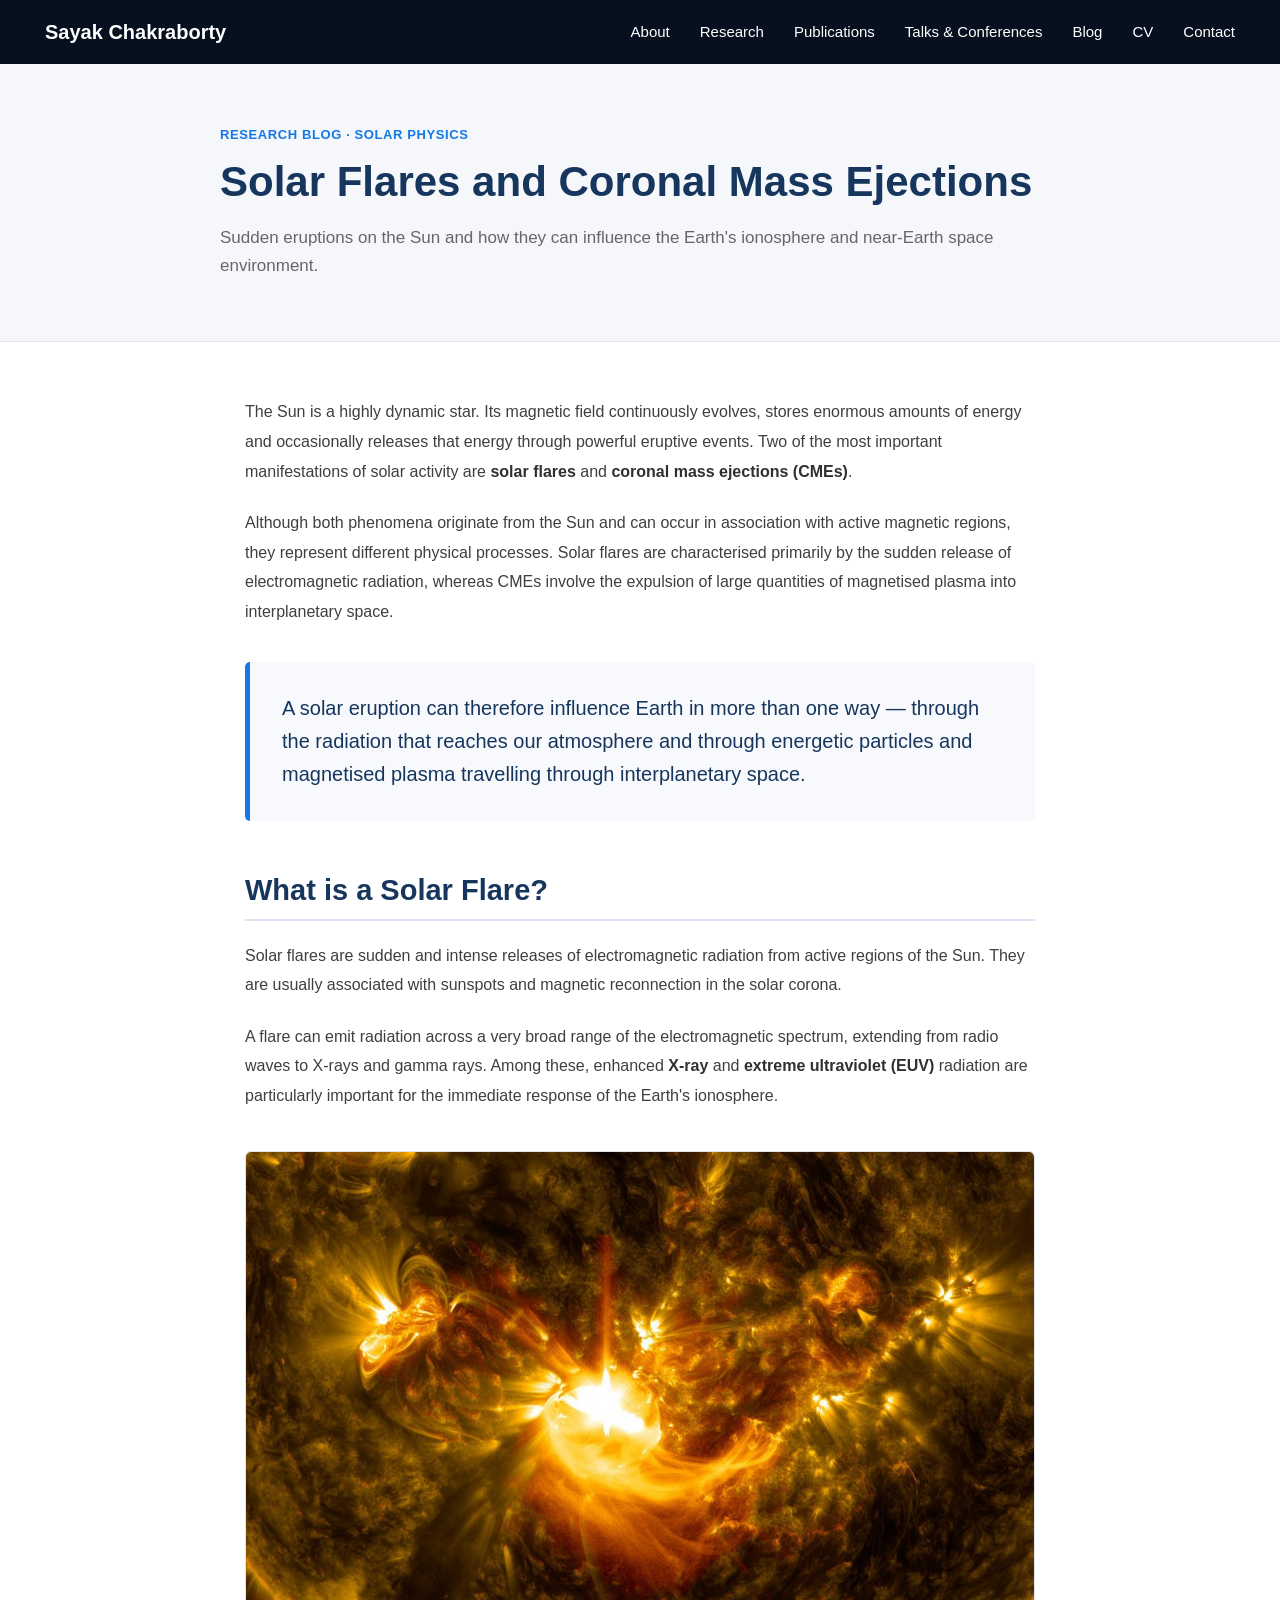
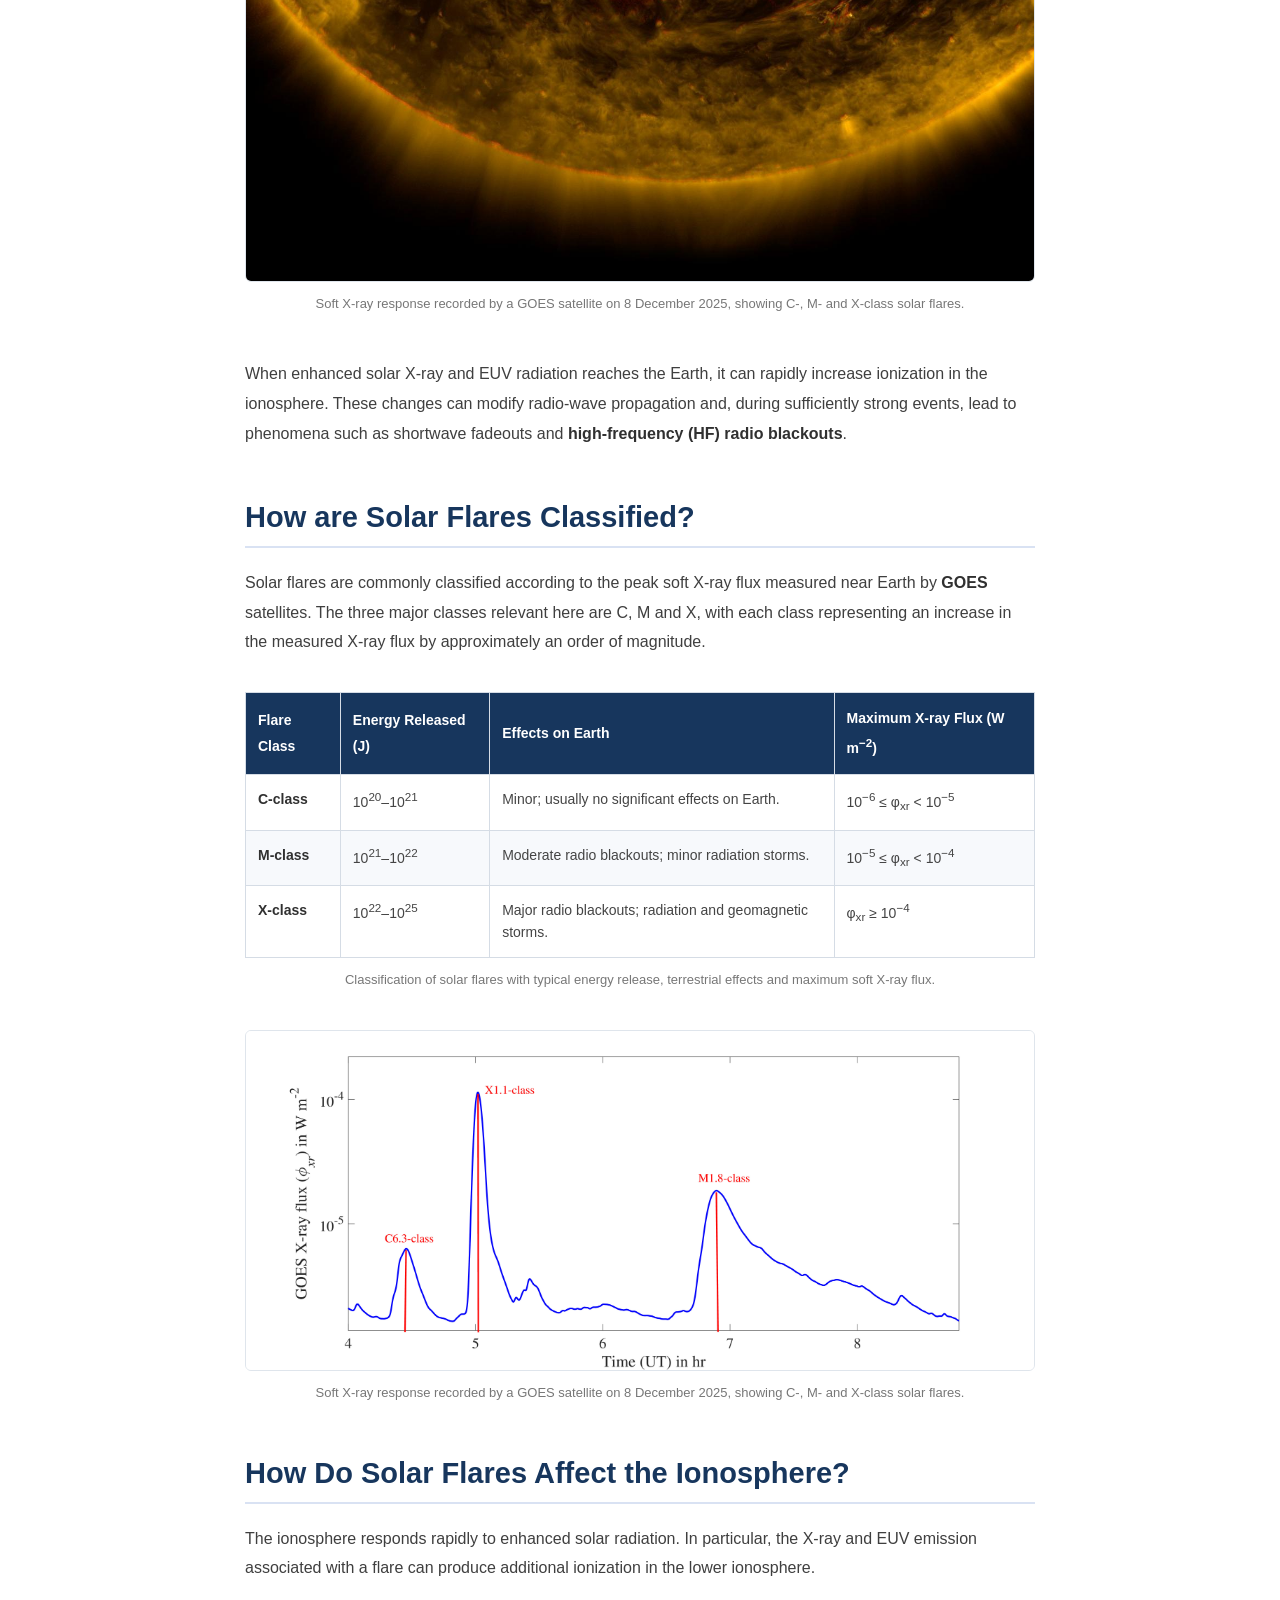
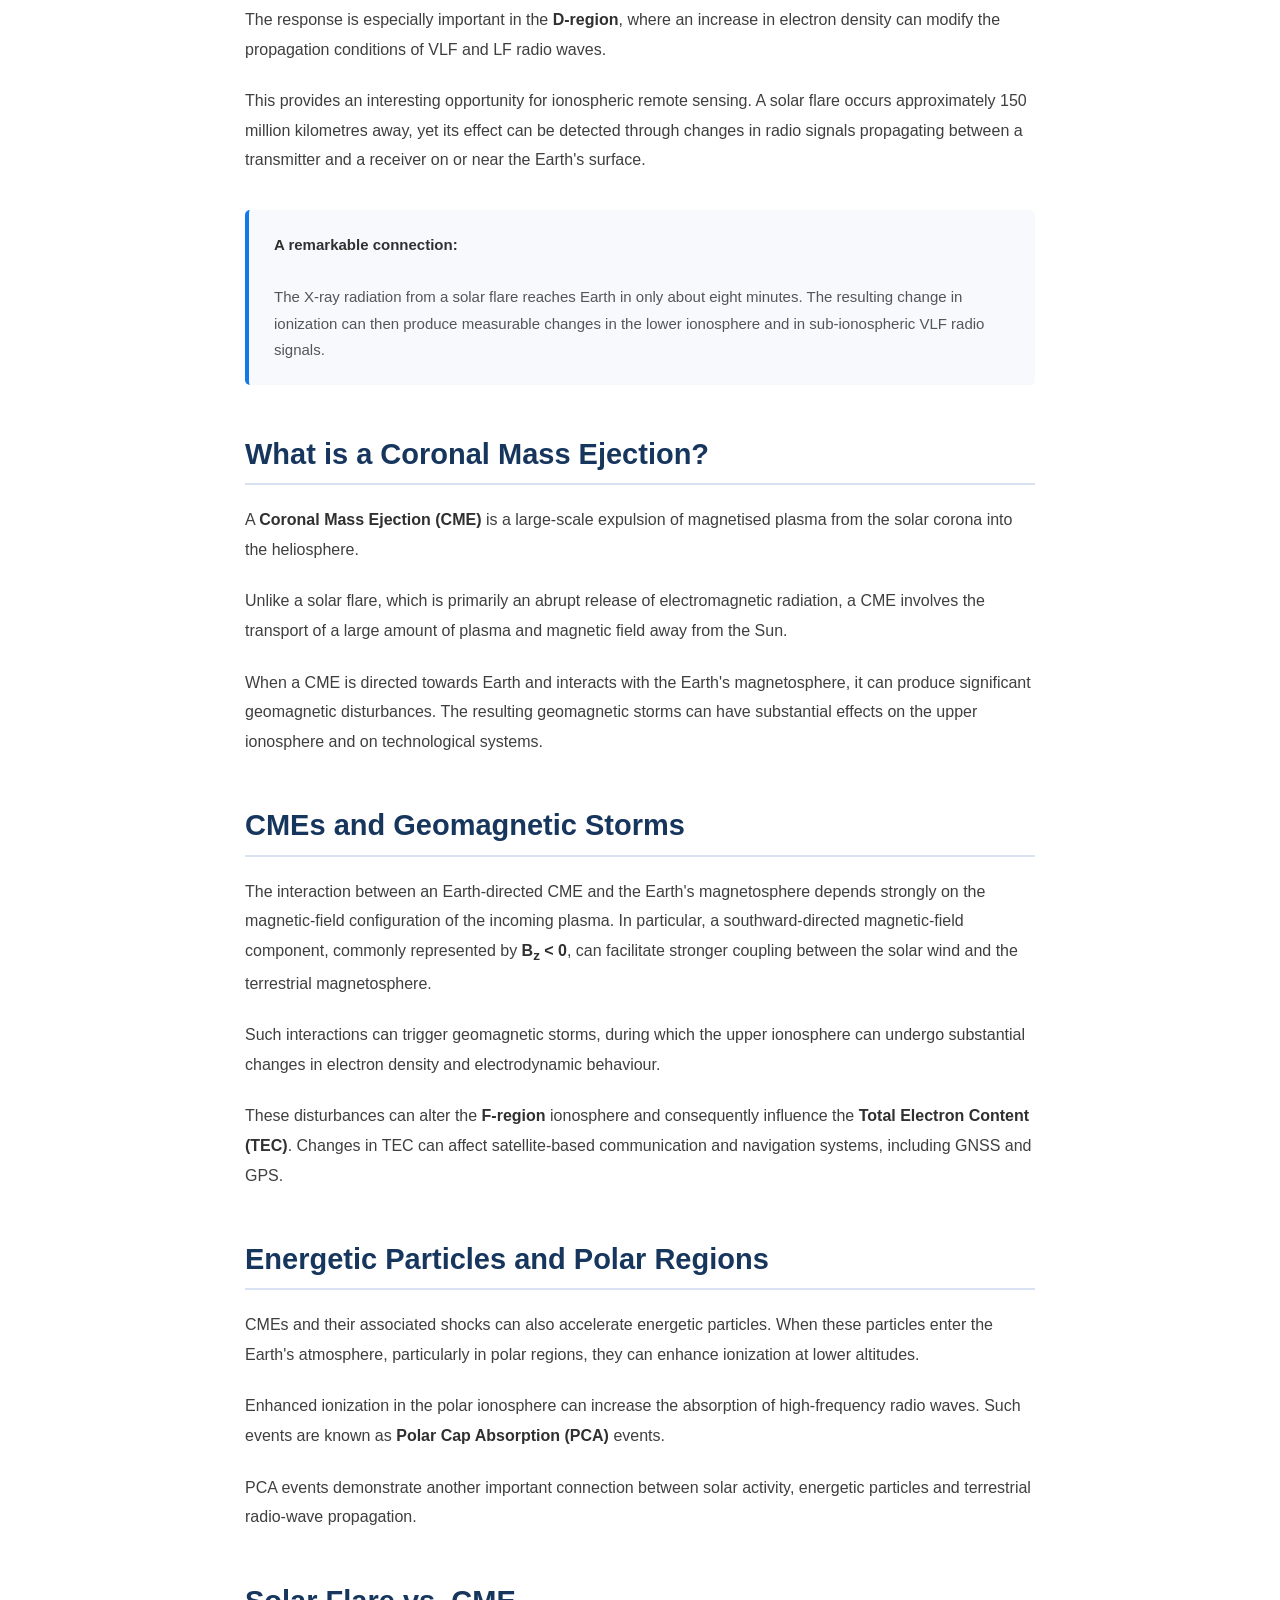
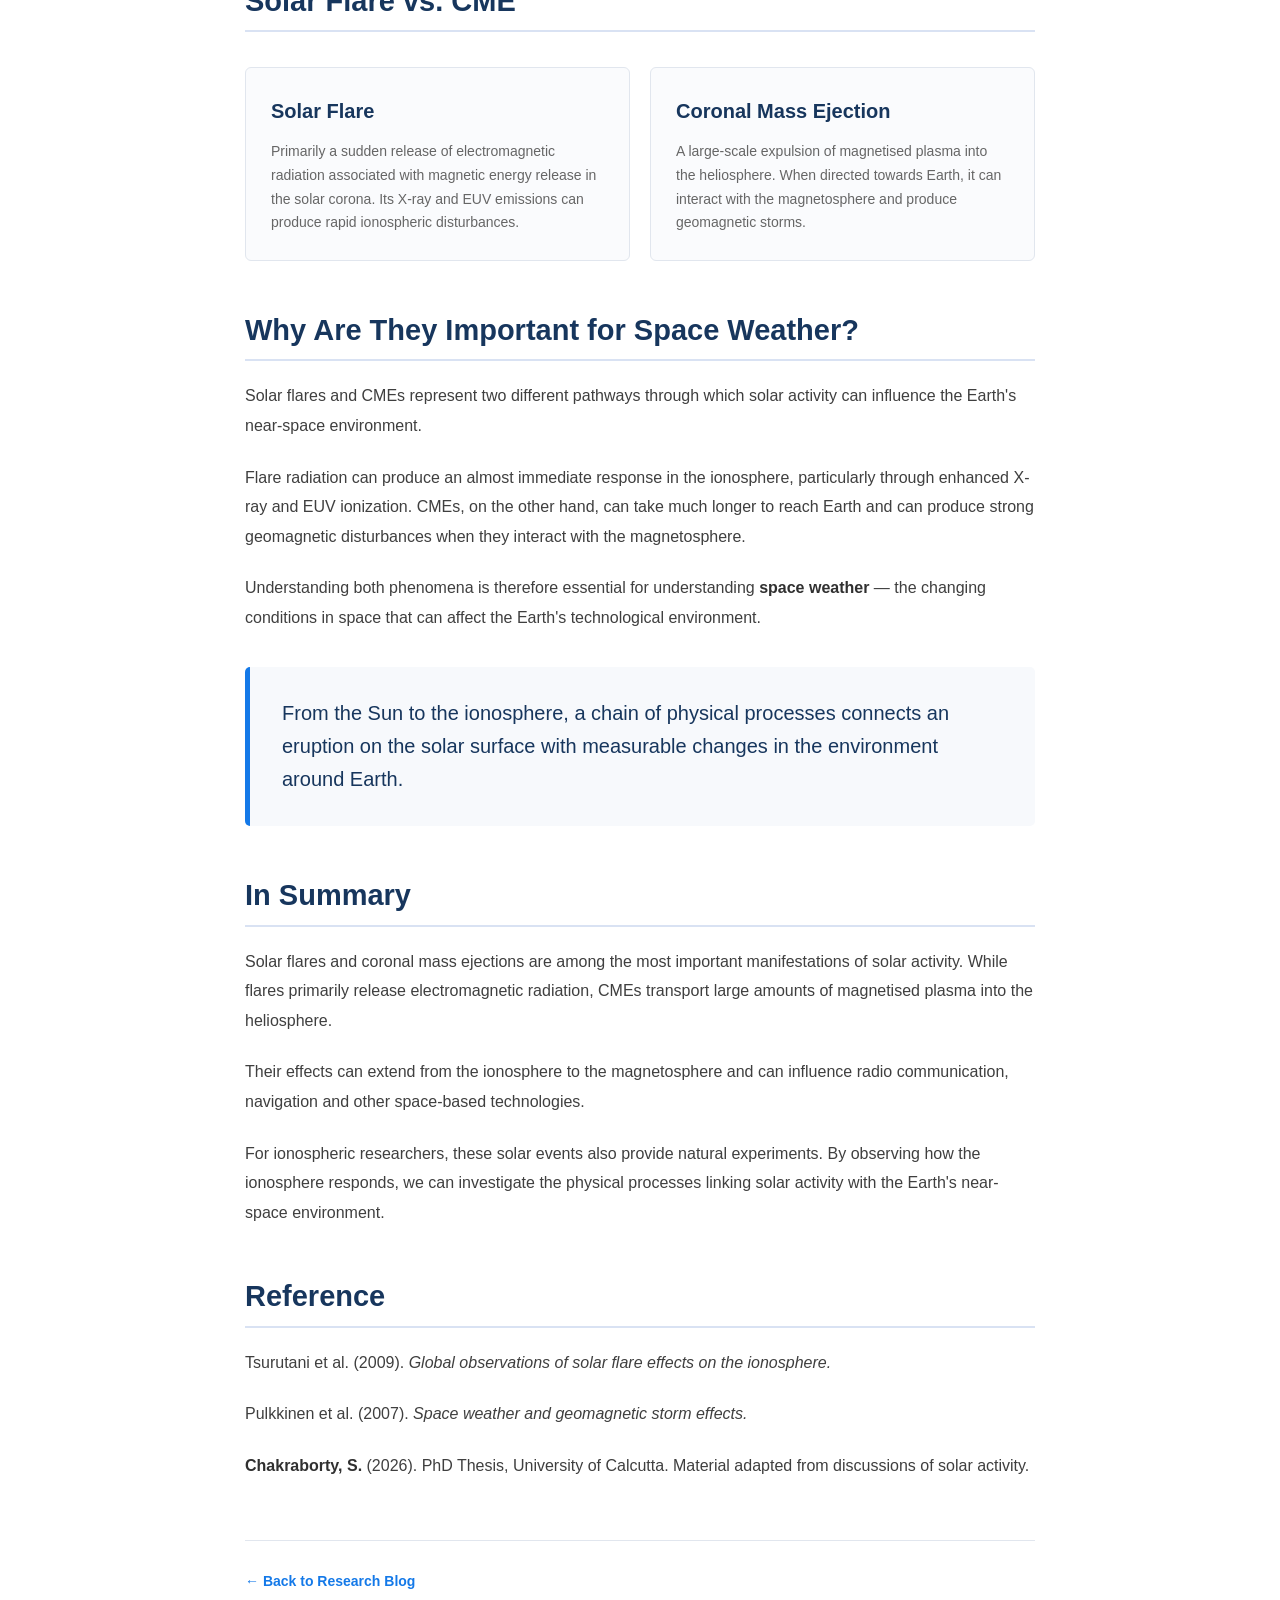
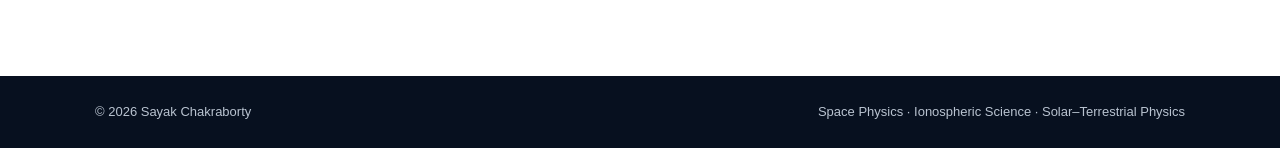
<file: research-blog/solar-flares-cme.html>
<!DOCTYPE html>
<html lang="en">

<head>

    <meta charset="UTF-8">

    <meta name="viewport"
          content="width=device-width, initial-scale=1.0">

    <title>
        Solar Flares and Coronal Mass Ejections | Sayak Chakraborty
    </title>

    <meta name="description"
          content="An introduction to solar flares, their classification, terrestrial effects and their relationship with coronal mass ejections.">

    <link rel="stylesheet" href="../style.css">


    <style>

        /* =====================================================
           ARTICLE HEADER
           ===================================================== */

        .article-header {
            background: #f5f7fa;
            border-bottom: 1px solid #e1e6ee;
        }

        .article-header-container {
            max-width: 900px;
            margin: auto;
            padding: 60px 30px;
        }

        .article-category {
            margin-bottom: 10px;
            color: #1479e8;
            font-size: 13px;
            font-weight: 600;
            text-transform: uppercase;
            letter-spacing: 0.6px;
        }

        .article-header h1 {
            margin: 0 0 15px 0;
            color: #17365d;
            font-size: 42px;
            line-height: 1.25;
            font-weight: 600;
        }

        .article-header p {
            max-width: 800px;
            margin: 0;
            color: #666666;
            font-size: 17px;
            line-height: 1.7;
        }


        /* =====================================================
           ARTICLE BODY
           ===================================================== */

        .article-container {
            max-width: 850px;
            margin: auto;
            padding: 55px 30px 80px 30px;
        }

        .article-body {
            color: #3f3f3f;
            font-size: 16px;
            line-height: 1.85;
        }

        .article-body p {
            margin: 0 0 22px 0;
        }

        .article-body h2 {
            margin: 50px 0 20px 0;
            padding-bottom: 9px;
            border-bottom: 2px solid #d9e2f3;
            color: #17365d;
            font-size: 29px;
            line-height: 1.35;
        }

        .article-body h3 {
            margin: 34px 0 13px 0;
            color: #17365d;
            font-size: 21px;
        }

        .article-body strong {
            color: #303030;
        }


        /* =====================================================
           HIGHLIGHT BOX
           ===================================================== */

        .article-highlight {
            margin: 35px 0 42px 0;
            padding: 30px 32px;

            background: #f7f9fc;

            border-left: 5px solid #1479e8;

            border-radius: 5px;
        }

        .article-highlight p {
            margin: 0;

            color: #17365d;

            font-size: 20px;

            line-height: 1.65;

            font-weight: 500;
        }


        /* =====================================================
           FLARE CLASSIFICATION TABLE
           ===================================================== */

        .table-wrapper {

            width: 100%;

            overflow-x: auto;

            margin: 35px 0 40px 0;

        }

        .flare-table {

            width: 100%;

            min-width: 680px;

            border-collapse: collapse;

            font-size: 14px;

        }

        .flare-table th {

            padding: 13px 12px;

            background: #17365d;

            color: #ffffff;

            text-align: left;

            font-weight: 600;

            border: 1px solid #d5dce5;

        }

        .flare-table td {

            padding: 13px 12px;

            color: #444444;

            border: 1px solid #d5dce5;

            vertical-align: top;

            line-height: 1.6;

        }

        .flare-table tr:nth-child(even) td {

            background: #f7f9fc;

        }

        .flare-table caption {

            caption-side: bottom;

            margin-top: 12px;

            color: #777777;

            font-size: 13px;

            line-height: 1.6;

        }


        /* =====================================================
           FIGURE
           ===================================================== */

        .article-figure {

            margin: 40px auto 45px auto;

            text-align: center;

        }

        .article-figure img {

            display: block;

            width: 100%;

            max-width: 850px;

            height: auto;

            margin: 0 auto;

            border: 1px solid #dfe5ec;

            border-radius: 6px;

            background: #ffffff;

        }

        .article-figure figcaption {

            max-width: 750px;

            margin: 12px auto 0 auto;

            color: #777777;

            font-size: 13px;

            line-height: 1.6;

        }


        /* =====================================================
           COMPARISON BOX
           ===================================================== */

        .comparison-box {

            display: grid;

            grid-template-columns:
                repeat(2, minmax(0, 1fr));

            gap: 20px;

            margin: 35px 0 45px 0;

        }

        .comparison-item {

            padding: 25px;

            background: #fafbfd;

            border: 1px solid #e1e6ee;

            border-radius: 6px;

        }

        .comparison-item h3 {

            margin: 0 0 10px 0;

            color: #17365d;

            font-size: 20px;

        }

        .comparison-item p {

            margin: 0;

            color: #666666;

            font-size: 14px;

            line-height: 1.7;

        }


        /* =====================================================
           NOTE BOX
           ===================================================== */

        .article-note {

            margin: 35px 0;

            padding: 22px 25px;

            background: #f7f9fc;

            border-left: 4px solid #1479e8;

            border-radius: 5px;

            color: #555555;

            font-size: 15px;

            line-height: 1.75;

        }


        /* =====================================================
           CITATION
           ===================================================== */

        .citation {

            color: #777777;

            font-size: 0.9em;

            white-space: nowrap;

        }


        /* =====================================================
           BACK LINK
           ===================================================== */

        .article-back {

            margin-top: 60px;

            padding-top: 25px;

            border-top: 1px solid #e1e6ee;

        }

        .article-back a {

            color: #1479e8;

            font-size: 14px;

            font-weight: 600;

            text-decoration: none;

        }

        .article-back a:hover {

            text-decoration: underline;

        }


        /* =====================================================
           MOBILE
           ===================================================== */

        @media (max-width: 700px) {

            .comparison-box {

                grid-template-columns: 1fr;

            }

        }


        @media (max-width: 600px) {

            .article-header-container {

                padding: 45px 20px;

            }

            .article-header h1 {

                font-size: 34px;

            }

            .article-container {

                padding: 40px 20px 60px 20px;

            }

            .article-body {

                font-size: 15.5px;

            }

            .article-body h2 {

                font-size: 26px;

            }

            .article-body h3 {

                font-size: 20px;

            }

            .article-highlight {

                padding: 24px;

            }

            .article-highlight p {

                font-size: 18px;

            }

        }

    </style>

</head>


<body>


    <!-- =====================================================
         NAVIGATION
         ===================================================== -->

    <nav class="navbar">

        <div class="nav-container">


            <a href="../index.html"
               class="site-name">

                Sayak Chakraborty

            </a>


            <div class="nav-links">

                <a href="../about.html">
                    About
                </a>

                <a href="../research.html">
                    Research
                </a>

                <a href="../publications.html">
                    Publications
                </a>

                <a href="../talks.html">
                    Talks &amp; Conferences
                </a>

                <a href="../blog.html">
                    Blog
                </a>

                <a href="../cv.html">
                    CV
                </a>

                <a href="../contact.html">
                    Contact
                </a>

            </div>

        </div>

    </nav>



    <!-- =====================================================
         ARTICLE HEADER
         ===================================================== -->

    <header class="article-header">

        <div class="article-header-container">

            <div class="article-category">
                Research Blog · Solar Physics
            </div>


            <h1>
                Solar Flares and Coronal Mass Ejections
            </h1>


            <p>
                Sudden eruptions on the Sun and how they can
                influence the Earth's ionosphere and near-Earth
                space environment.
            </p>

        </div>

    </header>



    <!-- =====================================================
         ARTICLE CONTENT
         ===================================================== -->

    <main class="article-container">

        <article class="article-body">


            <!-- =================================================
                 INTRODUCTION
                 ================================================= -->

            <p>

                The Sun is a highly dynamic star. Its magnetic field
                continuously evolves, stores enormous amounts of
                energy and occasionally releases that energy through
                powerful eruptive events. Two of the most important
                manifestations of solar activity are
                <strong>solar flares</strong> and
                <strong>coronal mass ejections (CMEs)</strong>.

            </p>


            <p>

                Although both phenomena originate from the Sun and
                can occur in association with active magnetic regions,
                they represent different physical processes. Solar
                flares are characterised primarily by the sudden
                release of electromagnetic radiation, whereas CMEs
                involve the expulsion of large quantities of
                magnetised plasma into interplanetary space.

            </p>


            <div class="article-highlight">

                <p>

                    A solar eruption can therefore influence Earth
                    in more than one way — through the radiation that
                    reaches our atmosphere and through energetic
                    particles and magnetised plasma travelling
                    through interplanetary space.

                </p>

            </div>



            <!-- =================================================
                 SOLAR FLARE
                 ================================================= -->

            <h2>
                What is a Solar Flare?
            </h2>


            <p>

                Solar flares are sudden and intense releases of
                electromagnetic radiation from active regions of the
                Sun. They are usually associated with sunspots and
                magnetic reconnection in the solar corona.

            </p>


            <p>

                A flare can emit radiation across a very broad range
                of the electromagnetic spectrum, extending from
                radio waves to X-rays and gamma rays. Among these,
                enhanced <strong>X-ray</strong> and
                <strong>extreme ultraviolet (EUV)</strong> radiation
                are particularly important for the immediate
                response of the Earth's ionosphere.

            </p>

                <figure class="article-figure">

                <img src="../images/solar-flare.jpeg"
                     alt="Solar flare followed by a CME seen in X-ray camera of GOES">

                <figcaption>

                    Soft X-ray response recorded by a GOES satellite
                    on 8 December 2025, showing C-, M- and X-class
                    solar flares.

                </figcaption>

            </figure>


            <p>

                When enhanced solar X-ray and EUV radiation reaches
                the Earth, it can rapidly increase ionization in the
                ionosphere. These changes can modify radio-wave
                propagation and, during sufficiently strong events,
                lead to phenomena such as shortwave fadeouts and
                <strong>high-frequency (HF) radio blackouts</strong>.

            </p>



            <!-- =================================================
                 FLARE CLASSIFICATION
                 ================================================= -->

            <h2>
                How are Solar Flares Classified?
            </h2>


            <p>

                Solar flares are commonly classified according to
                the peak soft X-ray flux measured near Earth by
                <strong>GOES</strong> satellites. The three major
                classes relevant here are C, M and X, with each class
                representing an increase in the measured X-ray flux
                by approximately an order of magnitude.

            </p>


            <div class="table-wrapper">

                <table class="flare-table">

                    <caption>
                        Classification of solar flares with typical
                        energy release, terrestrial effects and
                        maximum soft X-ray flux.
                    </caption>


                    <thead>

                        <tr>

                            <th>
                                Flare Class
                            </th>

                            <th>
                                Energy Released (J)
                            </th>

                            <th>
                                Effects on Earth
                            </th>

                            <th>
                                Maximum X-ray Flux
                                (W m<sup>−2</sup>)
                            </th>

                        </tr>

                    </thead>


                    <tbody>

                        <tr>

                            <td>
                                <strong>C-class</strong>
                            </td>

                            <td>
                                10<sup>20</sup>–10<sup>21</sup>
                            </td>

                            <td>
                                Minor; usually no significant
                                effects on Earth.
                            </td>

                            <td>
                                10<sup>−6</sup> ≤
                                φ<sub>xr</sub> &lt;
                                10<sup>−5</sup>
                            </td>

                        </tr>


                        <tr>

                            <td>
                                <strong>M-class</strong>
                            </td>

                            <td>
                                10<sup>21</sup>–10<sup>22</sup>
                            </td>

                            <td>
                                Moderate radio blackouts;
                                minor radiation storms.
                            </td>

                            <td>
                                10<sup>−5</sup> ≤
                                φ<sub>xr</sub> &lt;
                                10<sup>−4</sup>
                            </td>

                        </tr>


                        <tr>

                            <td>
                                <strong>X-class</strong>
                            </td>

                            <td>
                                10<sup>22</sup>–10<sup>25</sup>
                            </td>

                            <td>
                                Major radio blackouts;
                                radiation and geomagnetic storms.
                            </td>

                            <td>
                                φ<sub>xr</sub> ≥
                                10<sup>−4</sup>
                            </td>

                        </tr>

                    </tbody>

                </table>

            </div>



            <!-- =================================================
                 GOES FIGURE
                 ================================================= -->

            <figure class="article-figure">

                <img src="../images/xr.jpg"
                     alt="GOES soft X-ray response showing C, M and X class solar flares (adopted from PhD thesis of S. Chakraborty)">

                <figcaption>

                    Soft X-ray response recorded by a GOES satellite
                    on 8 December 2025, showing C-, M- and X-class
                    solar flares.

                </figcaption>

            </figure>



            <!-- =================================================
                 WHY FLARES MATTER TO IONOSPHERE
                 ================================================= -->

            <h2>
                How Do Solar Flares Affect the Ionosphere?
            </h2>


            <p>

                The ionosphere responds rapidly to enhanced solar
                radiation. In particular, the X-ray and EUV emission
                associated with a flare can produce additional
                ionization in the lower ionosphere.

            </p>


            <p>

                The response is especially important in the
                <strong>D-region</strong>, where an increase in
                electron density can modify the propagation
                conditions of VLF and LF radio waves.

            </p>


            <p>

                This provides an interesting opportunity for
                ionospheric remote sensing. A solar flare occurs
                approximately 150 million kilometres away, yet its
                effect can be detected through changes in radio
                signals propagating between a transmitter and a
                receiver on or near the Earth's surface.

            </p>


            <div class="article-note">

                <strong>
                    A remarkable connection:
                </strong>

                <br><br>

                The X-ray radiation from a solar flare reaches Earth
                in only about eight minutes. The resulting change in
                ionization can then produce measurable changes in
                the lower ionosphere and in sub-ionospheric VLF
                radio signals.

            </div>



            <!-- =================================================
                 CME
                 ================================================= -->

            <h2>
                What is a Coronal Mass Ejection?
            </h2>


            <p>

                A <strong>Coronal Mass Ejection (CME)</strong> is a
                large-scale expulsion of magnetised plasma from the
                solar corona into the heliosphere.

            </p>


            <p>

                Unlike a solar flare, which is primarily an abrupt
                release of electromagnetic radiation, a CME involves
                the transport of a large amount of plasma and
                magnetic field away from the Sun.

            </p>


            <p>

                When a CME is directed towards Earth and interacts
                with the Earth's magnetosphere, it can produce
                significant geomagnetic disturbances. The resulting
                geomagnetic storms can have substantial effects on
                the upper ionosphere and on technological systems.

            </p>



            <!-- =================================================
                 CME AND GEOMAGNETIC STORMS
                 ================================================= -->

            <h2>
                CMEs and Geomagnetic Storms
            </h2>


            <p>

                The interaction between an Earth-directed CME and
                the Earth's magnetosphere depends strongly on the
                magnetic-field configuration of the incoming plasma.
                In particular, a southward-directed magnetic-field
                component, commonly represented by
                <strong>B<sub>z</sub> &lt; 0</strong>, can facilitate
                stronger coupling between the solar wind and the
                terrestrial magnetosphere.

            </p>


            <p>

                Such interactions can trigger geomagnetic storms,
                during which the upper ionosphere can undergo
                substantial changes in electron density and
                electrodynamic behaviour.

            </p>


            <p>

                These disturbances can alter the
                <strong>F-region</strong> ionosphere and consequently
                influence the <strong>Total Electron Content (TEC)</strong>.
                Changes in TEC can affect satellite-based communication
                and navigation systems, including GNSS and GPS.

            </p>



            <!-- =================================================
                 POLAR CAP ABSORPTION
                 ================================================= -->

            <h2>
                Energetic Particles and Polar Regions
            </h2>


            <p>

                CMEs and their associated shocks can also accelerate
                energetic particles. When these particles enter the
                Earth's atmosphere, particularly in polar regions,
                they can enhance ionization at lower altitudes.

            </p>


            <p>

                Enhanced ionization in the polar ionosphere can
                increase the absorption of high-frequency radio
                waves. Such events are known as
                <strong>Polar Cap Absorption (PCA)</strong> events.

            </p>


            <p>

                PCA events demonstrate another important connection
                between solar activity, energetic particles and
                terrestrial radio-wave propagation.

            </p>



            <!-- =================================================
                 FLARE VS CME
                 ================================================= -->

            <h2>
                Solar Flare vs. CME
            </h2>


            <div class="comparison-box">


                <div class="comparison-item">

                    <h3>
                        Solar Flare
                    </h3>

                    <p>

                        Primarily a sudden release of
                        electromagnetic radiation associated with
                        magnetic energy release in the solar corona.
                        Its X-ray and EUV emissions can produce
                        rapid ionospheric disturbances.

                    </p>

                </div>


                <div class="comparison-item">

                    <h3>
                        Coronal Mass Ejection
                    </h3>

                    <p>

                        A large-scale expulsion of magnetised plasma
                        into the heliosphere. When directed towards
                        Earth, it can interact with the magnetosphere
                        and produce geomagnetic storms.

                    </p>

                </div>


            </div>



            <!-- =================================================
                 WHY BOTH ARE IMPORTANT
                 ================================================= -->

            <h2>
                Why Are They Important for Space Weather?
            </h2>


            <p>

                Solar flares and CMEs represent two different
                pathways through which solar activity can influence
                the Earth's near-space environment.

            </p>


            <p>

                Flare radiation can produce an almost immediate
                response in the ionosphere, particularly through
                enhanced X-ray and EUV ionization. CMEs, on the other
                hand, can take much longer to reach Earth and can
                produce strong geomagnetic disturbances when they
                interact with the magnetosphere.

            </p>


            <p>

                Understanding both phenomena is therefore essential
                for understanding <strong>space weather</strong> —
                the changing conditions in space that can affect the
                Earth's technological environment.

            </p>



            <!-- =================================================
                 CONNECTION TO RESEARCH
                 ================================================= -->

            <div class="article-highlight">

                <p>

                    From the Sun to the ionosphere, a chain of
                    physical processes connects an eruption on the
                    solar surface with measurable changes in the
                    environment around Earth.

                </p>

            </div>



            <!-- =================================================
                 SUMMARY
                 ================================================= -->

            <h2>
                In Summary
            </h2>


            <p>

                Solar flares and coronal mass ejections are among
                the most important manifestations of solar activity.
                While flares primarily release electromagnetic
                radiation, CMEs transport large amounts of
                magnetised plasma into the heliosphere.

            </p>


            <p>

                Their effects can extend from the ionosphere to the
                magnetosphere and can influence radio communication,
                navigation and other space-based technologies.

            </p>


            <p>

                For ionospheric researchers, these solar events also
                provide natural experiments. By observing how the
                ionosphere responds, we can investigate the physical
                processes linking solar activity with the Earth's
                near-space environment.

            </p>



            <!-- =================================================
                 REFERENCE
                 ================================================= -->

            <h2>
                Reference
            </h2>


            <p>

                Tsurutani et al. (2009).
                <em>
                    Global observations of solar flare effects
                    on the ionosphere.
                </em>

            </p>


            <p>

                Pulkkinen et al. (2007).
                <em>
                    Space weather and geomagnetic storm effects.
                </em>

            </p>

             <p>
                    <strong>Chakraborty, S.</strong> (2026).
                    PhD Thesis, University of Calcutta.
                    Material adapted from discussions of solar
                    activity.
                </p>


            <!-- =================================================
                 BACK TO RESEARCH BLOG
                 ================================================= -->

            <div class="article-back">

                <a href="../research-blog.html">
                    ← Back to Research Blog
                </a>

            </div>


        </article>

    </main>



    <!-- =====================================================
         FOOTER
         ===================================================== -->

    <footer>

        <div class="footer-container">

            <p>
                © 2026 Sayak Chakraborty
            </p>

            <p>
                Space Physics · Ionospheric Science ·
                Solar–Terrestrial Physics
            </p>

        </div>

    </footer>


</body>

</html>
</file>
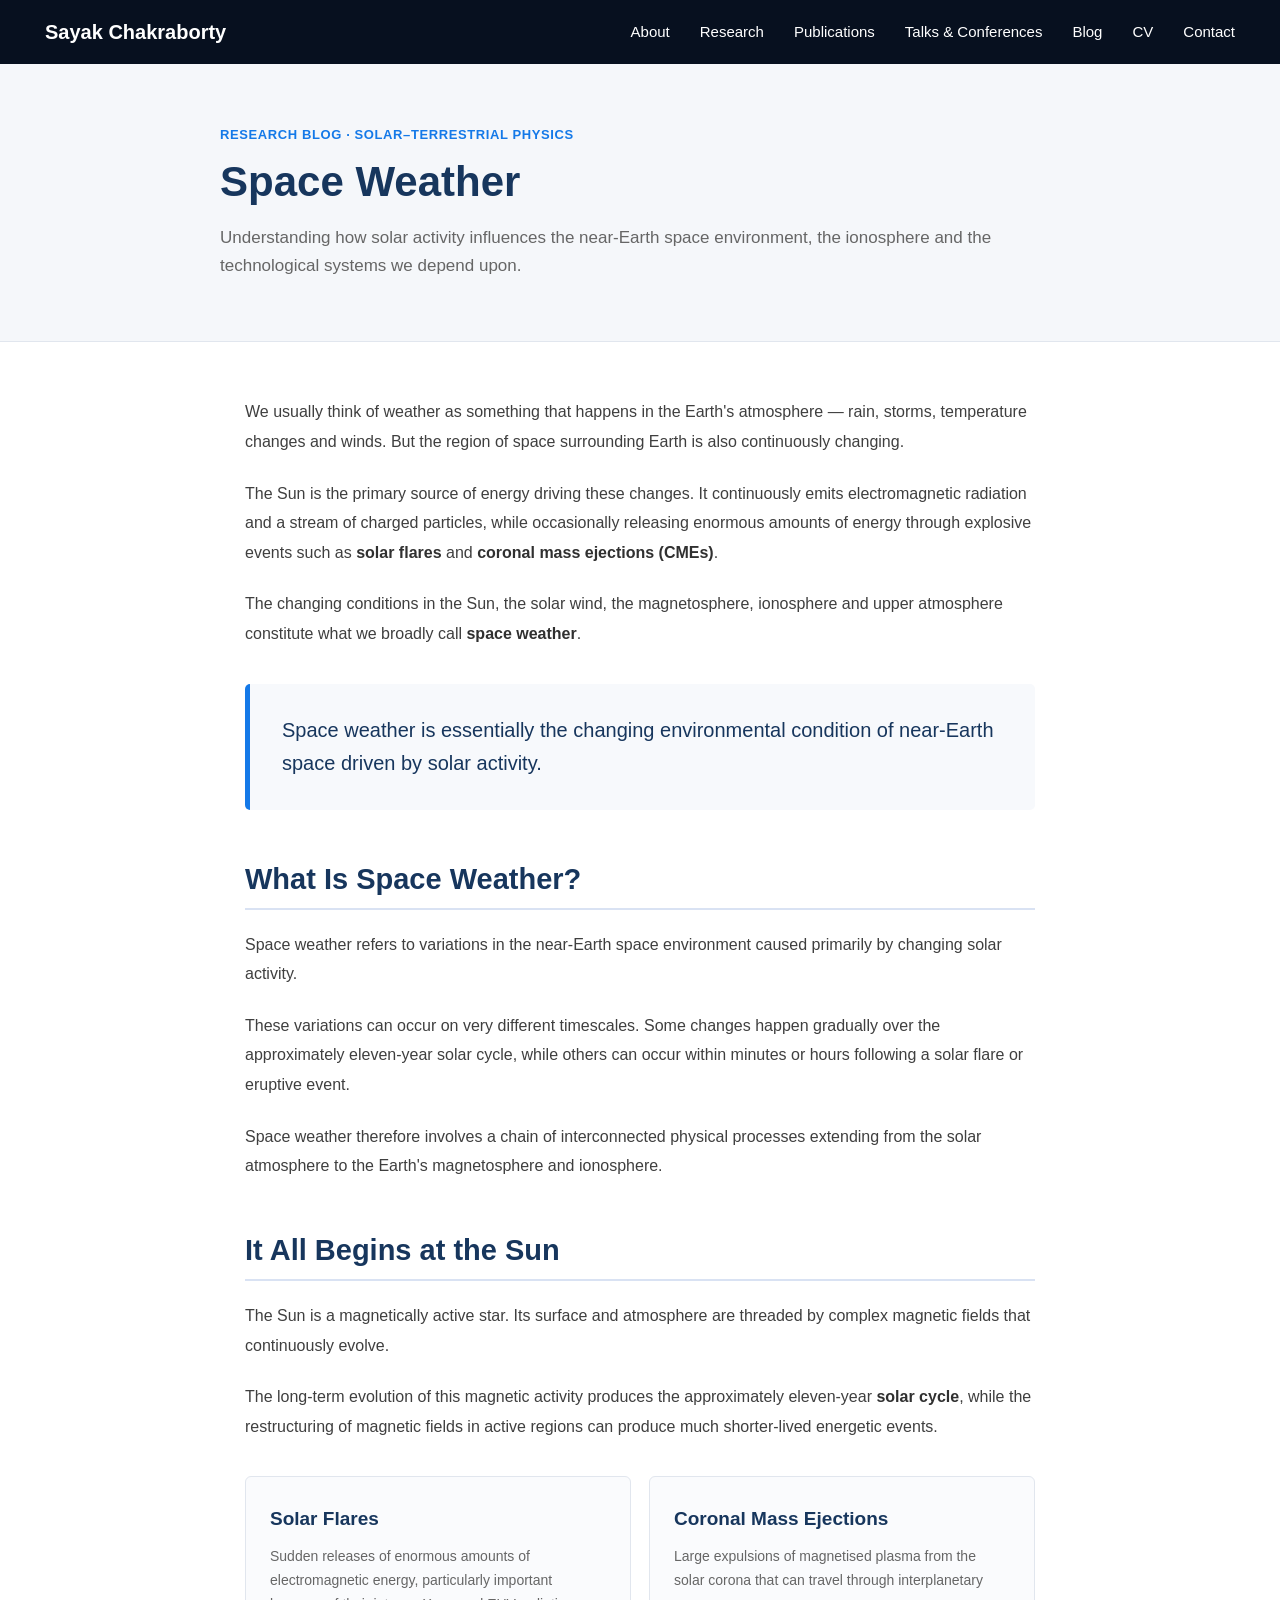
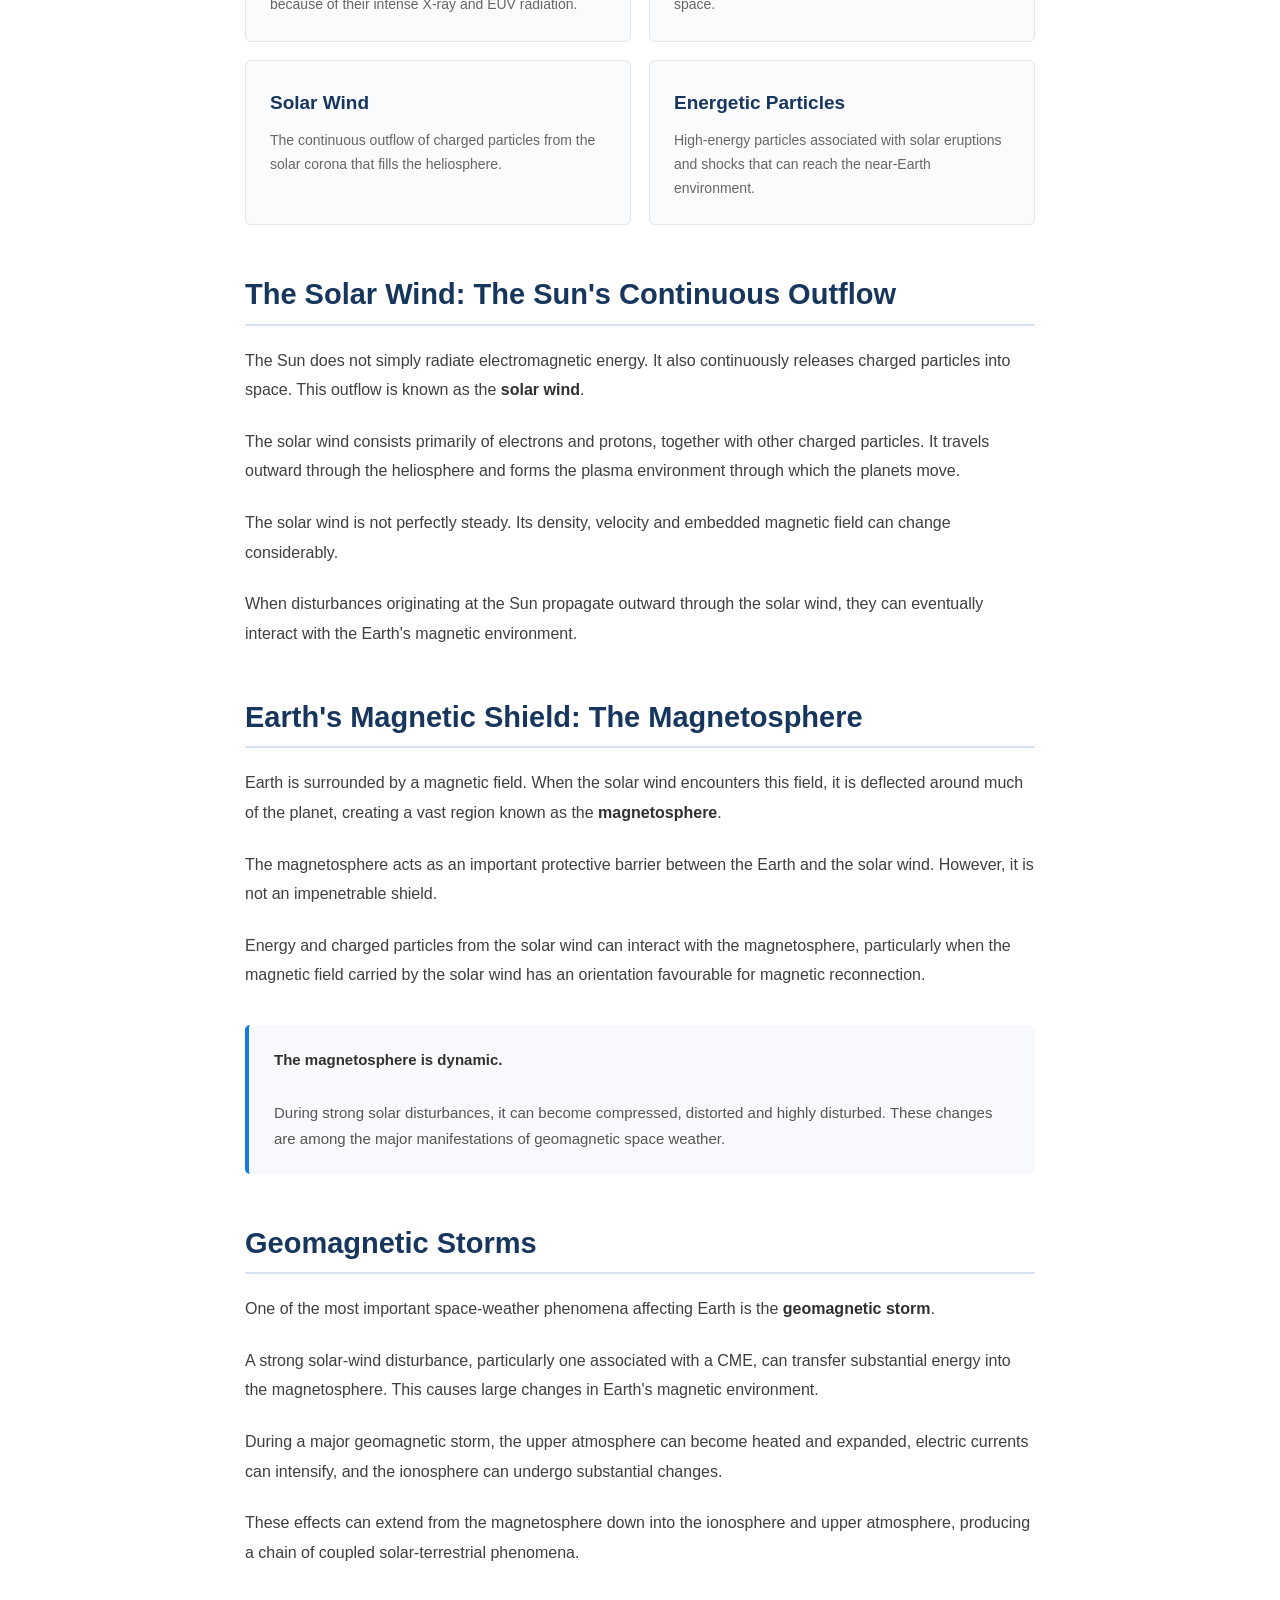
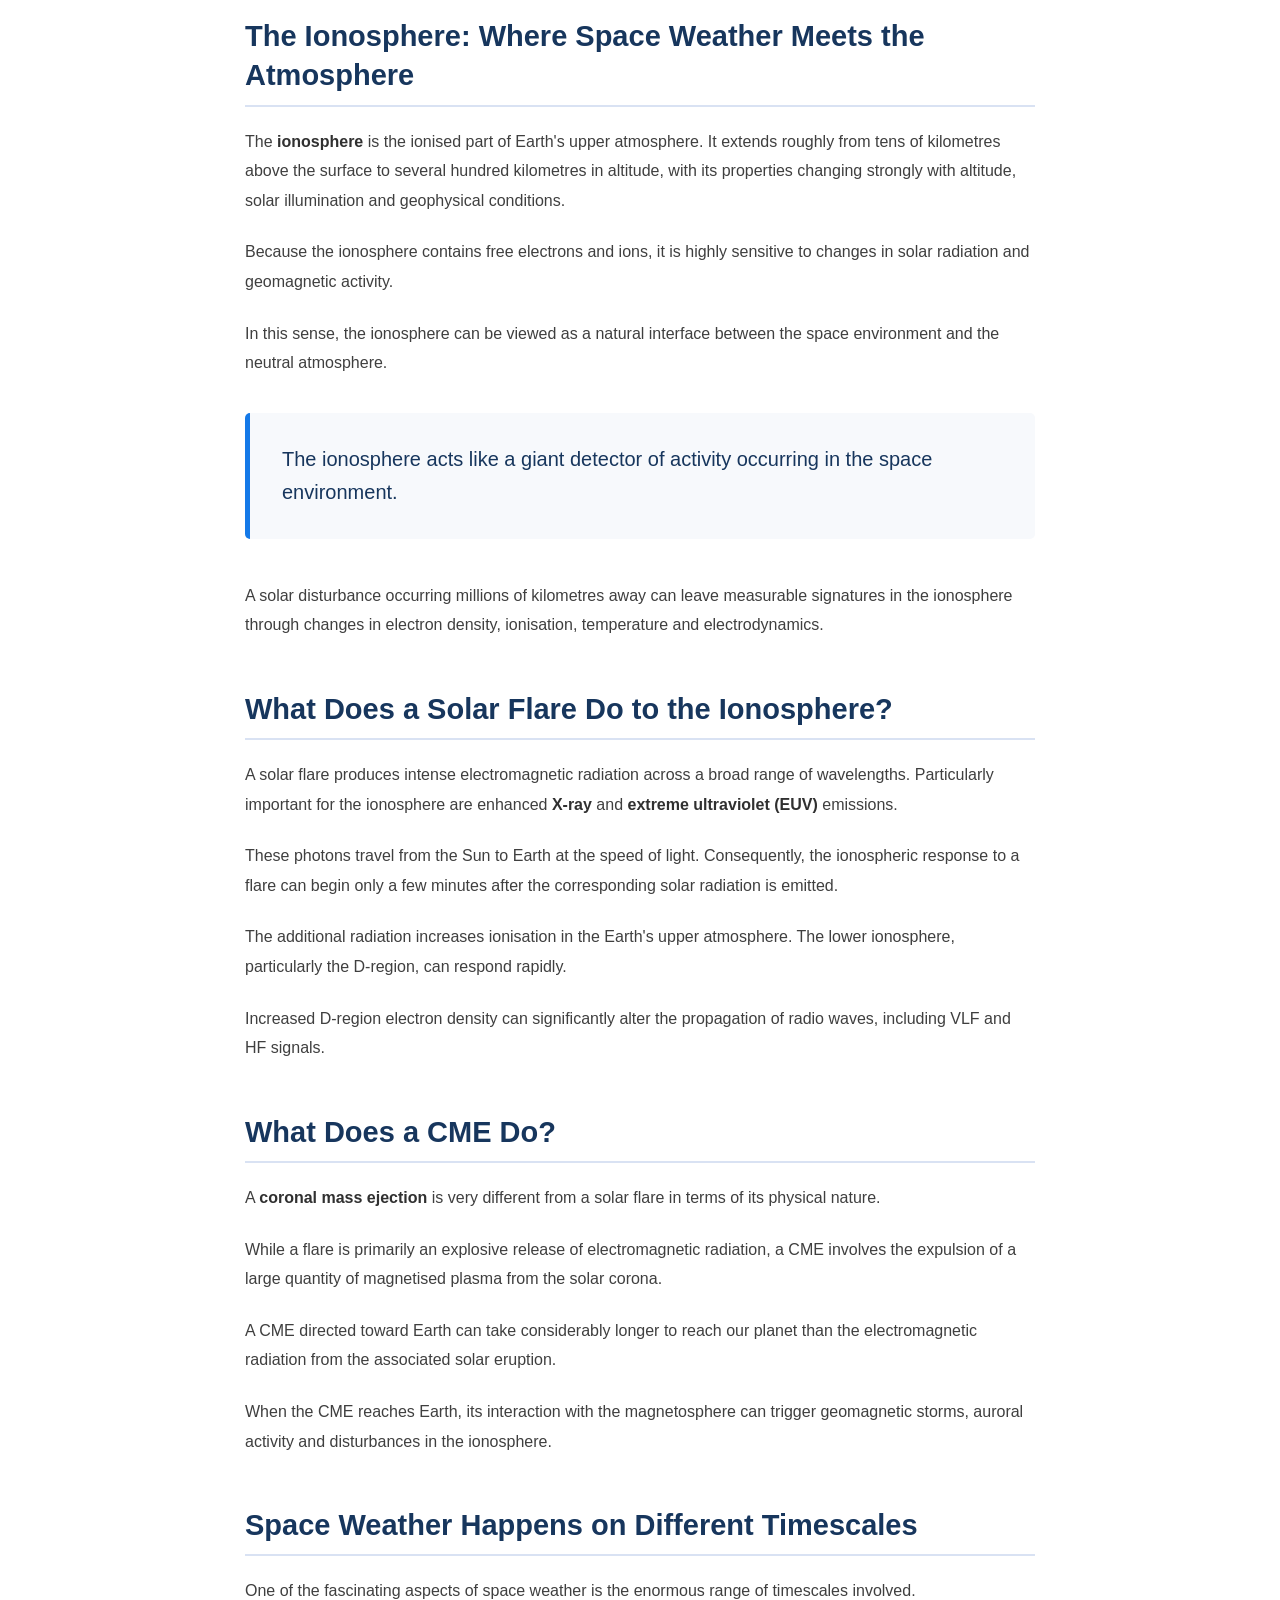
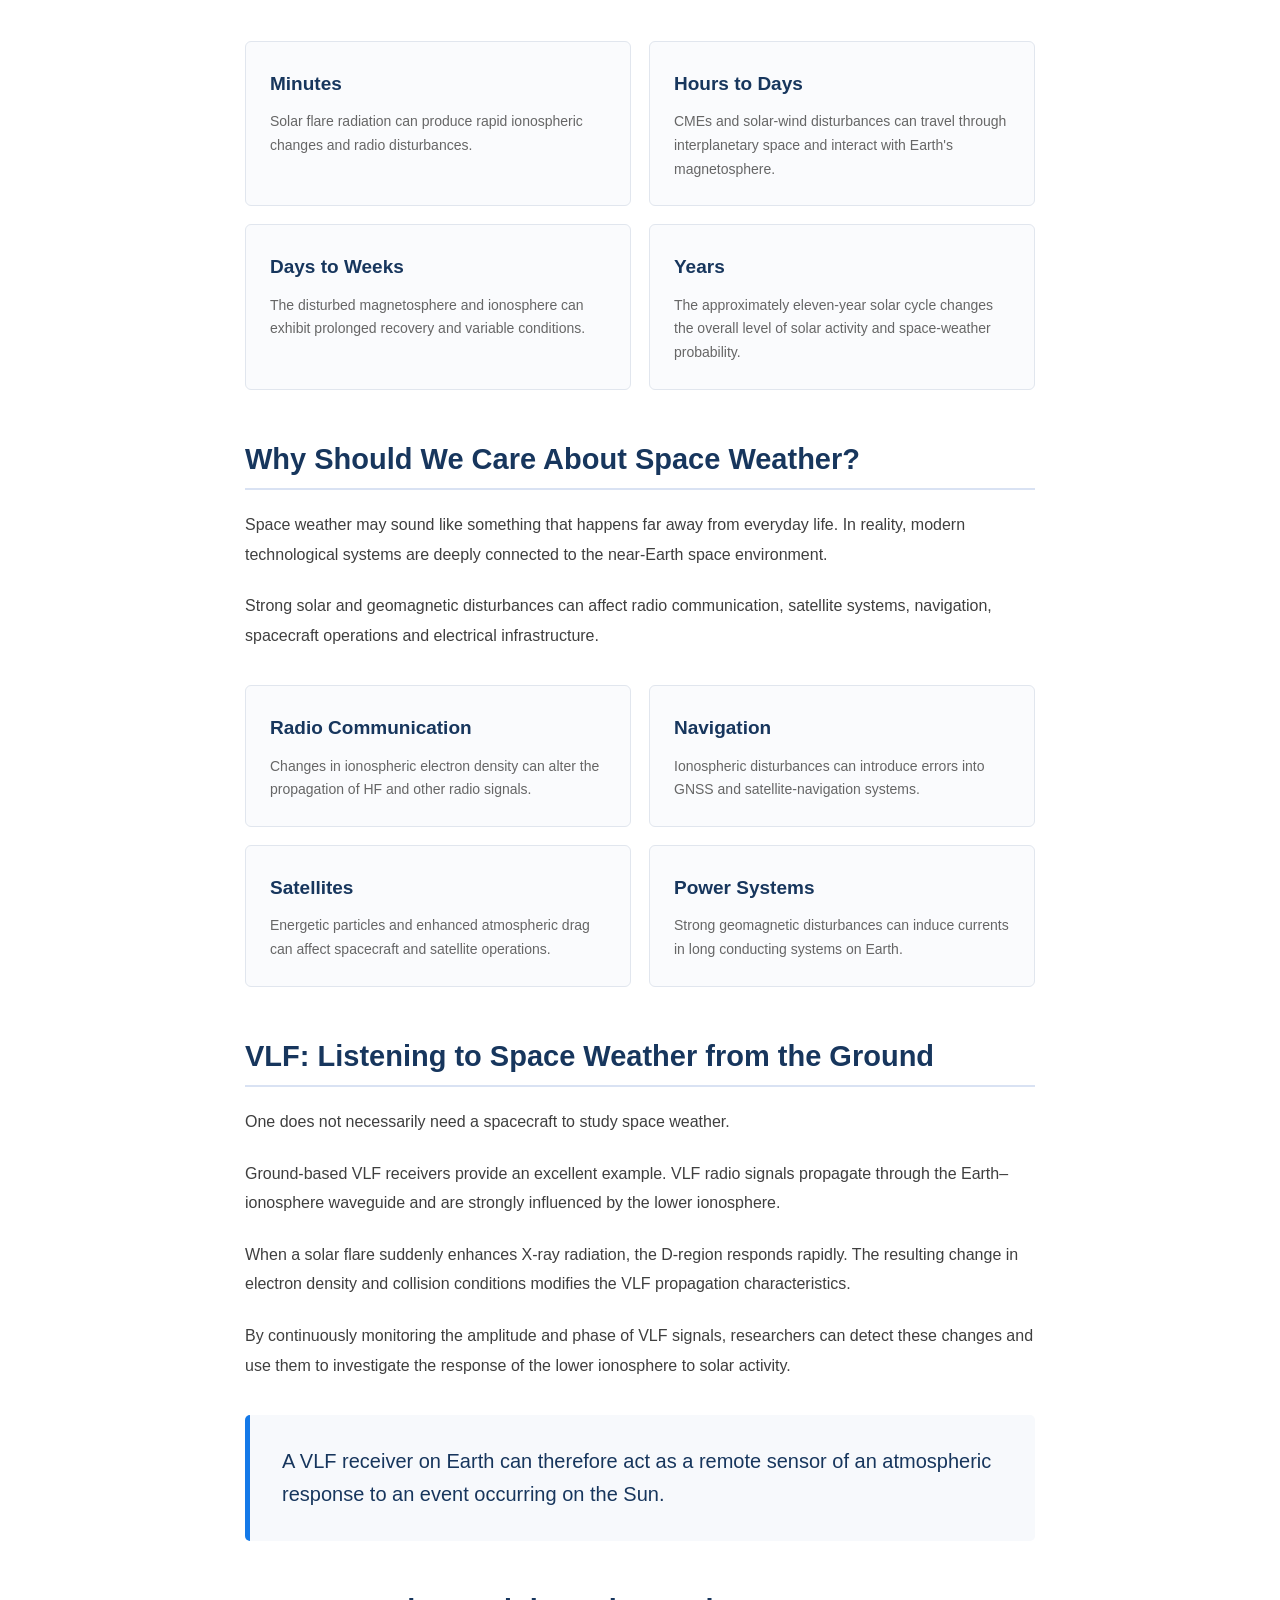
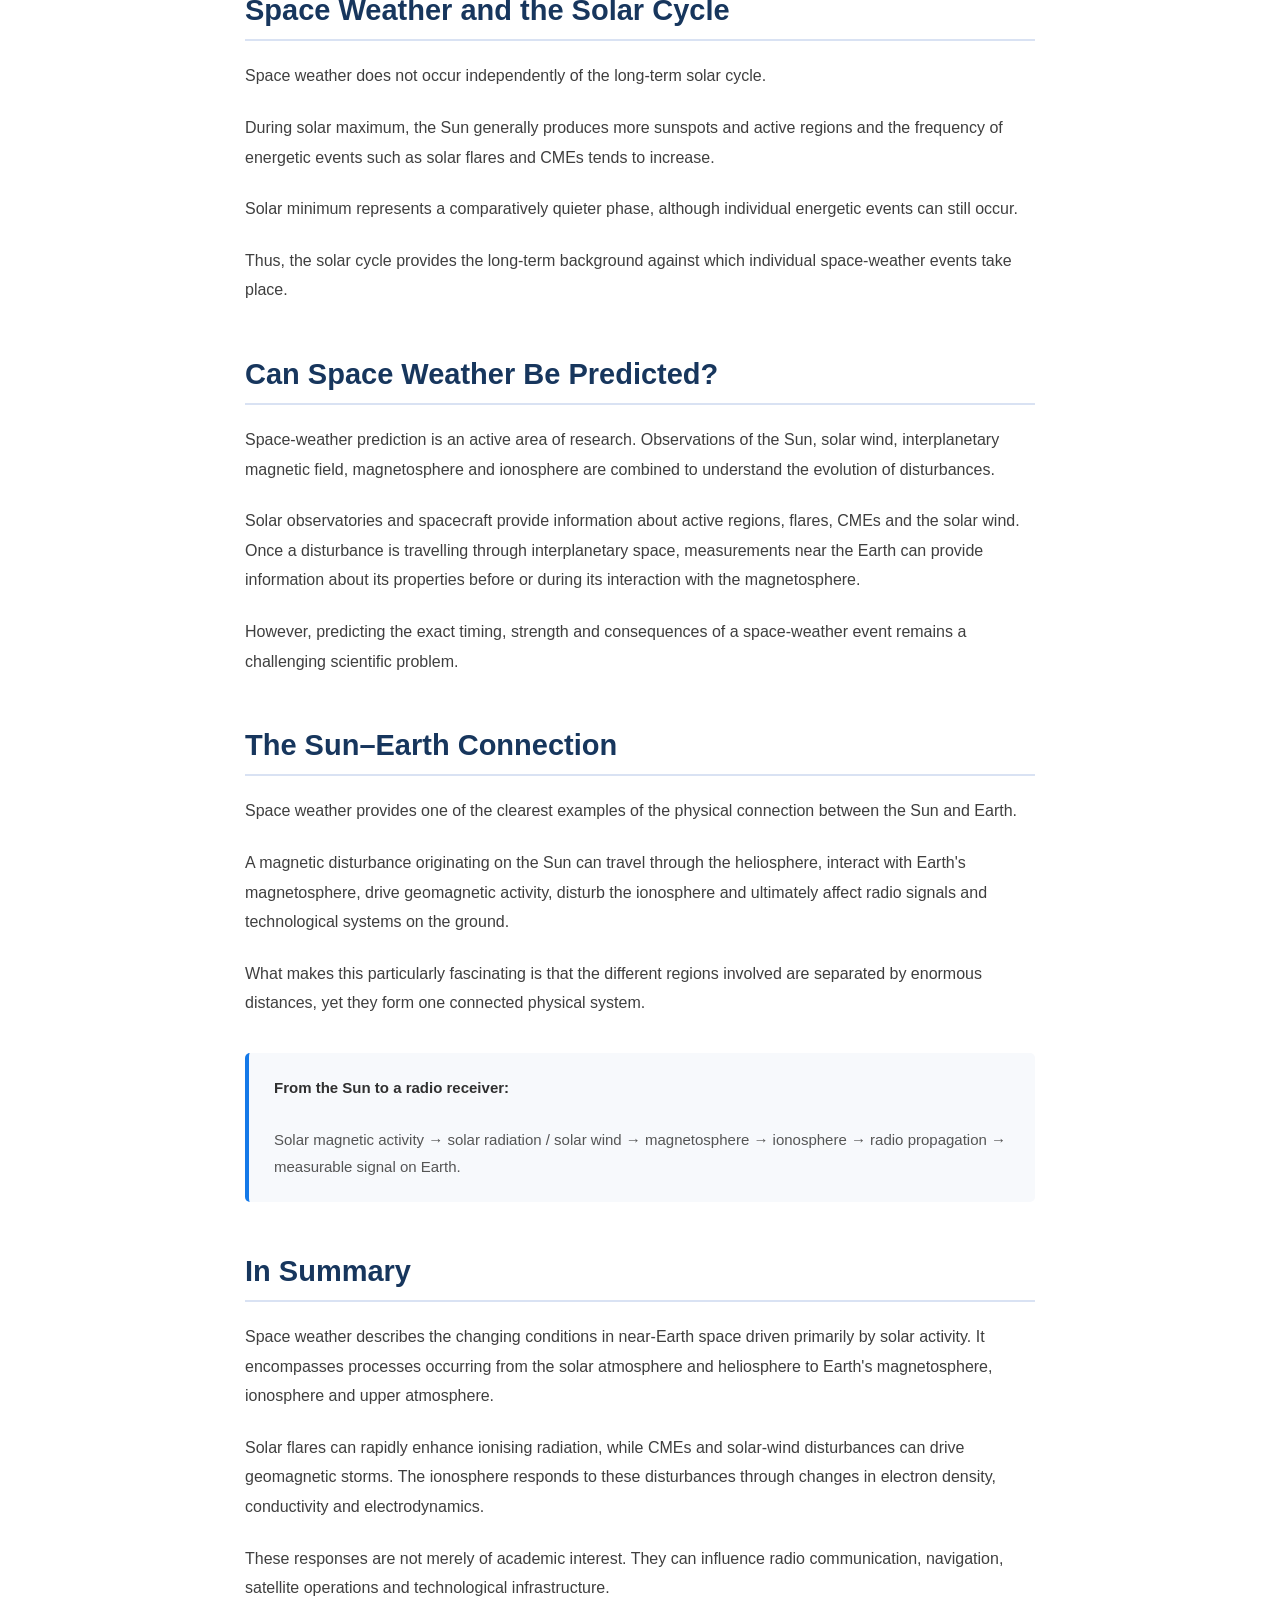
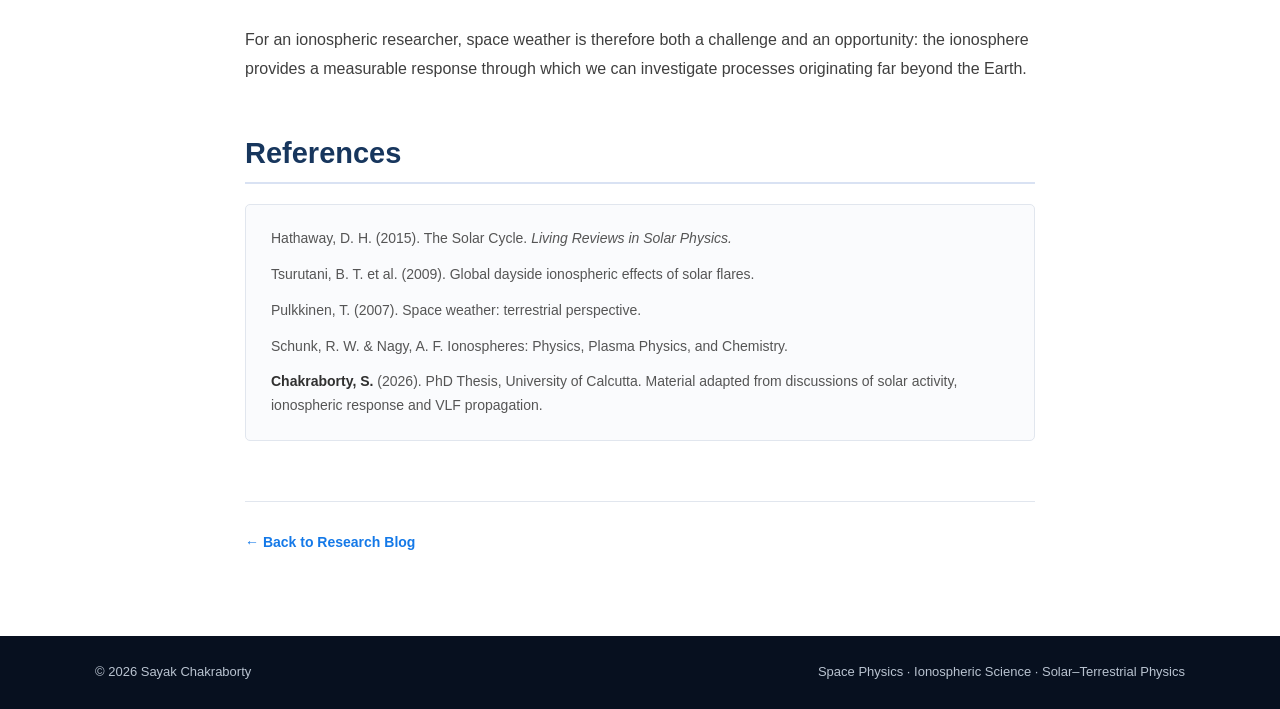
<file: research-blog/space-weather.html>
<!DOCTYPE html>
<html lang="en">

<head>

    <meta charset="UTF-8">

    <meta name="viewport"
          content="width=device-width, initial-scale=1.0">

    <title>
        Space Weather | Sayak Chakraborty
    </title>

    <meta name="description"
          content="An introduction to space weather, solar activity, solar flares, coronal mass ejections, the solar wind, magnetosphere and their effects on Earth's space environment.">

    <link rel="stylesheet" href="../style.css">

    <style>

        .article-header {
            background: #f5f7fa;
            border-bottom: 1px solid #e1e6ee;
        }

        .article-header-container {
            max-width: 900px;
            margin: auto;
            padding: 60px 30px;
        }

        .article-category {
            margin-bottom: 10px;
            color: #1479e8;
            font-size: 13px;
            font-weight: 600;
            text-transform: uppercase;
            letter-spacing: 0.6px;
        }

        .article-header h1 {
            margin: 0 0 15px 0;
            color: #17365d;
            font-size: 42px;
            line-height: 1.25;
            font-weight: 600;
        }

        .article-header p {
            max-width: 800px;
            margin: 0;
            color: #666;
            font-size: 17px;
            line-height: 1.7;
        }

        .article-container {
            max-width: 850px;
            margin: auto;
            padding: 55px 30px 80px;
        }

        .article-body {
            color: #3f3f3f;
            font-size: 16px;
            line-height: 1.85;
        }

        .article-body p {
            margin: 0 0 22px;
        }

        .article-body h2 {
            margin: 50px 0 20px;
            padding-bottom: 9px;
            border-bottom: 2px solid #d9e2f3;
            color: #17365d;
            font-size: 29px;
            line-height: 1.35;
        }

        .article-body h3 {
            margin: 34px 0 13px;
            color: #17365d;
            font-size: 21px;
        }

        .article-body strong {
            color: #303030;
        }

        .article-highlight {
            margin: 35px 0 42px;
            padding: 30px 32px;
            background: #f7f9fc;
            border-left: 5px solid #1479e8;
            border-radius: 5px;
        }

        .article-highlight p {
            margin: 0;
            color: #17365d;
            font-size: 20px;
            line-height: 1.65;
            font-weight: 500;
        }

        .article-note {
            margin: 35px 0;
            padding: 22px 25px;
            background: #f7f9fc;
            border-left: 4px solid #1479e8;
            border-radius: 5px;
            color: #555;
            font-size: 15px;
            line-height: 1.75;
        }

        .concept-grid {
            display: grid;
            grid-template-columns:
                repeat(2, minmax(0, 1fr));
            gap: 18px;
            margin: 35px 0 45px;
        }

        .concept-card {
            padding: 24px;
            background: #fafbfd;
            border: 1px solid #e1e6ee;
            border-radius: 6px;
        }

        .concept-card h3 {
            margin: 0 0 9px;
            color: #17365d;
            font-size: 19px;
        }

        .concept-card p {
            margin: 0;
            color: #666;
            font-size: 14px;
            line-height: 1.7;
        }

        .article-figure {
            margin: 40px auto 45px;
            text-align: center;
        }

        .article-figure img {
            display: block;
            width: 100%;
            max-width: 800px;
            height: auto;
            margin: 0 auto;
            border: 1px solid #dfe5ec;
            border-radius: 6px;
            background: #fff;
        }

        .article-figure figcaption {
            max-width: 750px;
            margin: 12px auto 0;
            color: #777;
            font-size: 13px;
            line-height: 1.6;
        }

        .reference {
            margin-top: 20px;
            padding: 22px 25px;
            background: #fafbfd;
            border: 1px solid #e1e6ee;
            border-radius: 5px;
        }

        .reference p {
            margin: 0 0 12px;
            color: #555;
            font-size: 14px;
            line-height: 1.7;
        }

        .reference p:last-child {
            margin-bottom: 0;
        }

        .article-back {
            margin-top: 60px;
            padding-top: 25px;
            border-top: 1px solid #e1e6ee;
        }

        .article-back a {
            color: #1479e8;
            font-size: 14px;
            font-weight: 600;
            text-decoration: none;
        }

        .article-back a:hover {
            text-decoration: underline;
        }

        @media (max-width: 700px) {

            .concept-grid {
                grid-template-columns: 1fr;
            }

        }

        @media (max-width: 600px) {

            .article-header-container {
                padding: 45px 20px;
            }

            .article-header h1 {
                font-size: 34px;
            }

            .article-container {
                padding: 40px 20px 60px;
            }

            .article-body {
                font-size: 15.5px;
            }

            .article-body h2 {
                font-size: 26px;
            }

            .article-highlight {
                padding: 24px;
            }

            .article-highlight p {
                font-size: 18px;
            }

        }

    </style>

</head>


<body>


    <!-- =====================================================
         NAVIGATION
         ===================================================== -->

    <nav class="navbar">

        <div class="nav-container">

            <a href="../index.html" class="site-name">
                Sayak Chakraborty
            </a>

            <div class="nav-links">

                <a href="../about.html">
                    About
                </a>

                <a href="../research.html">
                    Research
                </a>

                <a href="../publications.html">
                    Publications
                </a>

                <a href="../talks.html">
                    Talks &amp; Conferences
                </a>

                <a href="../blog.html">
                    Blog
                </a>

                <a href="../cv.html">
                    CV
                </a>

                <a href="../contact.html">
                    Contact
                </a>

            </div>

        </div>

    </nav>



    <!-- =====================================================
         ARTICLE HEADER
         ===================================================== -->

    <header class="article-header">

        <div class="article-header-container">

            <div class="article-category">
                Research Blog · Solar–Terrestrial Physics
            </div>

            <h1>
                Space Weather
            </h1>

            <p>
                Understanding how solar activity influences the
                near-Earth space environment, the ionosphere and
                the technological systems we depend upon.
            </p>

        </div>

    </header>



    <!-- =====================================================
         ARTICLE CONTENT
         ===================================================== -->

    <main class="article-container">

        <article class="article-body">


            <!-- INTRODUCTION -->

            <p>

                We usually think of weather as something that happens
                in the Earth's atmosphere — rain, storms, temperature
                changes and winds. But the region of space surrounding
                Earth is also continuously changing.

            </p>


            <p>

                The Sun is the primary source of energy driving these
                changes. It continuously emits electromagnetic
                radiation and a stream of charged particles, while
                occasionally releasing enormous amounts of energy
                through explosive events such as
                <strong>solar flares</strong> and
                <strong>coronal mass ejections (CMEs)</strong>.

            </p>


            <p>

                The changing conditions in the Sun, the solar wind,
                the magnetosphere, ionosphere and upper atmosphere
                constitute what we broadly call
                <strong>space weather</strong>.

            </p>


            <div class="article-highlight">

                <p>

                    Space weather is essentially the changing
                    environmental condition of near-Earth space
                    driven by solar activity.

                </p>

            </div>



            <!-- WHAT IS SPACE WEATHER -->

            <h2>
                What Is Space Weather?
            </h2>


            <p>

                Space weather refers to variations in the
                near-Earth space environment caused primarily by
                changing solar activity.

            </p>


            <p>

                These variations can occur on very different
                timescales. Some changes happen gradually over the
                approximately eleven-year solar cycle, while others
                can occur within minutes or hours following a solar
                flare or eruptive event.

            </p>


            <p>

                Space weather therefore involves a chain of
                interconnected physical processes extending from
                the solar atmosphere to the Earth's magnetosphere
                and ionosphere.

            </p>



            <!-- SOLAR SOURCE -->

            <h2>
                It All Begins at the Sun
            </h2>


            <p>

                The Sun is a magnetically active star. Its surface
                and atmosphere are threaded by complex magnetic
                fields that continuously evolve.

            </p>


            <p>

                The long-term evolution of this magnetic activity
                produces the approximately eleven-year
                <strong>solar cycle</strong>, while the restructuring
                of magnetic fields in active regions can produce
                much shorter-lived energetic events.

            </p>


            <div class="concept-grid">


                <div class="concept-card">

                    <h3>
                        Solar Flares
                    </h3>

                    <p>

                        Sudden releases of enormous amounts of
                        electromagnetic energy, particularly
                        important because of their intense X-ray
                        and EUV radiation.

                    </p>

                </div>


                <div class="concept-card">

                    <h3>
                        Coronal Mass Ejections
                    </h3>

                    <p>

                        Large expulsions of magnetised plasma from
                        the solar corona that can travel through
                        interplanetary space.

                    </p>

                </div>


                <div class="concept-card">

                    <h3>
                        Solar Wind
                    </h3>

                    <p>

                        The continuous outflow of charged particles
                        from the solar corona that fills the
                        heliosphere.

                    </p>

                </div>


                <div class="concept-card">

                    <h3>
                        Energetic Particles
                    </h3>

                    <p>

                        High-energy particles associated with solar
                        eruptions and shocks that can reach the
                        near-Earth environment.

                    </p>

                </div>


            </div>



            <!-- SOLAR WIND -->

            <h2>
                The Solar Wind: The Sun's Continuous Outflow
            </h2>


            <p>

                The Sun does not simply radiate electromagnetic
                energy. It also continuously releases charged
                particles into space. This outflow is known as the
                <strong>solar wind</strong>.

            </p>


            <p>

                The solar wind consists primarily of electrons and
                protons, together with other charged particles. It
                travels outward through the heliosphere and forms
                the plasma environment through which the planets
                move.

            </p>


            <p>

                The solar wind is not perfectly steady. Its density,
                velocity and embedded magnetic field can change
                considerably.

            </p>


            <p>

                When disturbances originating at the Sun propagate
                outward through the solar wind, they can eventually
                interact with the Earth's magnetic environment.

            </p>



            <!-- MAGNETOSPHERE -->

            <h2>
                Earth's Magnetic Shield: The Magnetosphere
            </h2>


            <p>

                Earth is surrounded by a magnetic field. When the
                solar wind encounters this field, it is deflected
                around much of the planet, creating a vast region
                known as the <strong>magnetosphere</strong>.

            </p>


            <p>

                The magnetosphere acts as an important protective
                barrier between the Earth and the solar wind.
                However, it is not an impenetrable shield.

            </p>


            <p>

                Energy and charged particles from the solar wind can
                interact with the magnetosphere, particularly when
                the magnetic field carried by the solar wind has an
                orientation favourable for magnetic reconnection.

            </p>


            <div class="article-note">

                <strong>
                    The magnetosphere is dynamic.
                </strong>

                <br><br>

                During strong solar disturbances, it can become
                compressed, distorted and highly disturbed. These
                changes are among the major manifestations of
                geomagnetic space weather.

            </div>



            <!-- GEOMAGNETIC STORMS -->

            <h2>
                Geomagnetic Storms
            </h2>


            <p>

                One of the most important space-weather phenomena
                affecting Earth is the
                <strong>geomagnetic storm</strong>.

            </p>


            <p>

                A strong solar-wind disturbance, particularly one
                associated with a CME, can transfer substantial
                energy into the magnetosphere. This causes large
                changes in Earth's magnetic environment.

            </p>


            <p>

                During a major geomagnetic storm, the upper
                atmosphere can become heated and expanded, electric
                currents can intensify, and the ionosphere can undergo
                substantial changes.

            </p>


            <p>

                These effects can extend from the magnetosphere down
                into the ionosphere and upper atmosphere, producing
                a chain of coupled solar-terrestrial phenomena.

            </p>



            <!-- IONOSPHERE -->

            <h2>
                The Ionosphere: Where Space Weather Meets the Atmosphere
            </h2>


            <p>

                The <strong>ionosphere</strong> is the ionised part
                of Earth's upper atmosphere. It extends roughly from
                tens of kilometres above the surface to several
                hundred kilometres in altitude, with its properties
                changing strongly with altitude, solar illumination
                and geophysical conditions.

            </p>


            <p>

                Because the ionosphere contains free electrons and
                ions, it is highly sensitive to changes in solar
                radiation and geomagnetic activity.

            </p>


            <p>

                In this sense, the ionosphere can be viewed as a
                natural interface between the space environment and
                the neutral atmosphere.

            </p>


            <div class="article-highlight">

                <p>

                    The ionosphere acts like a giant detector of
                    activity occurring in the space environment.

                </p>

            </div>


            <p>

                A solar disturbance occurring millions of kilometres
                away can leave measurable signatures in the
                ionosphere through changes in electron density,
                ionisation, temperature and electrodynamics.

            </p>



            <!-- SOLAR FLARE EFFECT -->

            <h2>
                What Does a Solar Flare Do to the Ionosphere?
            </h2>


            <p>

                A solar flare produces intense electromagnetic
                radiation across a broad range of wavelengths.
                Particularly important for the ionosphere are
                enhanced <strong>X-ray</strong> and
                <strong>extreme ultraviolet (EUV)</strong> emissions.

            </p>


            <p>

                These photons travel from the Sun to Earth at the
                speed of light. Consequently, the ionospheric
                response to a flare can begin only a few minutes
                after the corresponding solar radiation is emitted.

            </p>


            <p>

                The additional radiation increases ionisation in
                the Earth's upper atmosphere. The lower ionosphere,
                particularly the D-region, can respond rapidly.

            </p>


            <p>

                Increased D-region electron density can significantly
                alter the propagation of radio waves, including
                VLF and HF signals.

            </p>



            <!-- CME -->

            <h2>
                What Does a CME Do?
            </h2>


            <p>

                A <strong>coronal mass ejection</strong> is very
                different from a solar flare in terms of its
                physical nature.

            </p>


            <p>

                While a flare is primarily an explosive release of
                electromagnetic radiation, a CME involves the
                expulsion of a large quantity of magnetised plasma
                from the solar corona.

            </p>


            <p>

                A CME directed toward Earth can take considerably
                longer to reach our planet than the electromagnetic
                radiation from the associated solar eruption.

            </p>


            <p>

                When the CME reaches Earth, its interaction with
                the magnetosphere can trigger geomagnetic storms,
                auroral activity and disturbances in the ionosphere.

            </p>



            <!-- DIFFERENT TIMESCALES -->

            <h2>
                Space Weather Happens on Different Timescales
            </h2>


            <p>

                One of the fascinating aspects of space weather is
                the enormous range of timescales involved.

            </p>


            <div class="concept-grid">


                <div class="concept-card">

                    <h3>
                        Minutes
                    </h3>

                    <p>

                        Solar flare radiation can produce rapid
                        ionospheric changes and radio disturbances.

                    </p>

                </div>


                <div class="concept-card">

                    <h3>
                        Hours to Days
                    </h3>

                    <p>

                        CMEs and solar-wind disturbances can travel
                        through interplanetary space and interact
                        with Earth's magnetosphere.

                    </p>

                </div>


                <div class="concept-card">

                    <h3>
                        Days to Weeks
                    </h3>

                    <p>

                        The disturbed magnetosphere and ionosphere
                        can exhibit prolonged recovery and
                        variable conditions.

                    </p>

                </div>


                <div class="concept-card">

                    <h3>
                        Years
                    </h3>

                    <p>

                        The approximately eleven-year solar cycle
                        changes the overall level of solar activity
                        and space-weather probability.

                    </p>

                </div>


            </div>



            <!-- TECHNOLOGY -->

            <h2>
                Why Should We Care About Space Weather?
            </h2>


            <p>

                Space weather may sound like something that happens
                far away from everyday life. In reality, modern
                technological systems are deeply connected to the
                near-Earth space environment.

            </p>


            <p>

                Strong solar and geomagnetic disturbances can affect
                radio communication, satellite systems, navigation,
                spacecraft operations and electrical infrastructure.

            </p>


            <div class="concept-grid">


                <div class="concept-card">

                    <h3>
                        Radio Communication
                    </h3>

                    <p>

                        Changes in ionospheric electron density can
                        alter the propagation of HF and other radio
                        signals.

                    </p>

                </div>


                <div class="concept-card">

                    <h3>
                        Navigation
                    </h3>

                    <p>

                        Ionospheric disturbances can introduce errors
                        into GNSS and satellite-navigation systems.

                    </p>

                </div>


                <div class="concept-card">

                    <h3>
                        Satellites
                    </h3>

                    <p>

                        Energetic particles and enhanced atmospheric
                        drag can affect spacecraft and satellite
                        operations.

                    </p>

                </div>


                <div class="concept-card">

                    <h3>
                        Power Systems
                    </h3>

                    <p>

                        Strong geomagnetic disturbances can induce
                        currents in long conducting systems on Earth.

                    </p>

                </div>


            </div>



            <!-- VLF CONNECTION -->

            <h2>
                VLF: Listening to Space Weather from the Ground
            </h2>


            <p>

                One does not necessarily need a spacecraft to study
                space weather.

            </p>


            <p>

                Ground-based VLF receivers provide an excellent
                example. VLF radio signals propagate through the
                Earth–ionosphere waveguide and are strongly influenced
                by the lower ionosphere.

            </p>


            <p>

                When a solar flare suddenly enhances X-ray radiation,
                the D-region responds rapidly. The resulting change
                in electron density and collision conditions modifies
                the VLF propagation characteristics.

            </p>


            <p>

                By continuously monitoring the amplitude and phase of
                VLF signals, researchers can detect these changes and
                use them to investigate the response of the lower
                ionosphere to solar activity.

            </p>


            <div class="article-highlight">

                <p>

                    A VLF receiver on Earth can therefore act as a
                    remote sensor of an atmospheric response to an
                    event occurring on the Sun.

                </p>

            </div>



            <!-- SOLAR CYCLE -->

            <h2>
                Space Weather and the Solar Cycle
            </h2>


            <p>

                Space weather does not occur independently of the
                long-term solar cycle.

            </p>


            <p>

                During solar maximum, the Sun generally produces
                more sunspots and active regions and the frequency
                of energetic events such as solar flares and CMEs
                tends to increase.

            </p>


            <p>

                Solar minimum represents a comparatively quieter
                phase, although individual energetic events can still
                occur.

            </p>


            <p>

                Thus, the solar cycle provides the long-term
                background against which individual space-weather
                events take place.

            </p>



            <!-- PREDICTION -->

            <h2>
                Can Space Weather Be Predicted?
            </h2>


            <p>

                Space-weather prediction is an active area of
                research. Observations of the Sun, solar wind,
                interplanetary magnetic field, magnetosphere and
                ionosphere are combined to understand the evolution
                of disturbances.

            </p>


            <p>

                Solar observatories and spacecraft provide information
                about active regions, flares, CMEs and the solar
                wind. Once a disturbance is travelling through
                interplanetary space, measurements near the Earth
                can provide information about its properties before
                or during its interaction with the magnetosphere.

            </p>


            <p>

                However, predicting the exact timing, strength and
                consequences of a space-weather event remains a
                challenging scientific problem.

            </p>



            <!-- BIG PICTURE -->

            <h2>
                The Sun–Earth Connection
            </h2>


            <p>

                Space weather provides one of the clearest examples
                of the physical connection between the Sun and Earth.

            </p>


            <p>

                A magnetic disturbance originating on the Sun can
                travel through the heliosphere, interact with Earth's
                magnetosphere, drive geomagnetic activity, disturb
                the ionosphere and ultimately affect radio signals
                and technological systems on the ground.

            </p>


            <p>

                What makes this particularly fascinating is that the
                different regions involved are separated by enormous
                distances, yet they form one connected physical
                system.

            </p>


            <div class="article-note">

                <strong>
                    From the Sun to a radio receiver:
                </strong>

                <br><br>

                Solar magnetic activity → solar radiation / solar
                wind → magnetosphere → ionosphere → radio propagation
                → measurable signal on Earth.

            </div>



            <!-- SUMMARY -->

            <h2>
                In Summary
            </h2>


            <p>

                Space weather describes the changing conditions in
                near-Earth space driven primarily by solar activity.
                It encompasses processes occurring from the solar
                atmosphere and heliosphere to Earth's magnetosphere,
                ionosphere and upper atmosphere.

            </p>


            <p>

                Solar flares can rapidly enhance ionising radiation,
                while CMEs and solar-wind disturbances can drive
                geomagnetic storms. The ionosphere responds to these
                disturbances through changes in electron density,
                conductivity and electrodynamics.

            </p>


            <p>

                These responses are not merely of academic interest.
                They can influence radio communication, navigation,
                satellite operations and technological infrastructure.

            </p>


            <p>

                For an ionospheric researcher, space weather is
                therefore both a challenge and an opportunity: the
                ionosphere provides a measurable response through
                which we can investigate processes originating far
                beyond the Earth.

            </p>


            <!-- REFERENCES -->

            <h2>
                References
            </h2>


            <div class="reference">

                <p>
                    Hathaway, D. H. (2015).
                    The Solar Cycle.
                    <em>Living Reviews in Solar Physics.</em>
                </p>

                <p>
                    Tsurutani, B. T. et al. (2009).
                    Global dayside ionospheric effects of solar flares.
                </p>

                <p>
                    Pulkkinen, T. (2007).
                    Space weather: terrestrial perspective.
                </p>

                <p>
                    Schunk, R. W. &amp; Nagy, A. F.
                    Ionospheres: Physics, Plasma Physics, and Chemistry.
                </p>

                <p>
                    <strong>Chakraborty, S.</strong> (2026).
                    PhD Thesis, University of Calcutta.
                    Material adapted from discussions of solar
                    activity, ionospheric response and VLF
                    propagation.
                </p>

            </div>



            <!-- BACK -->

            <div class="article-back">

                <a href="../research-blog.html">
                    &larr; Back to Research Blog
                </a>

            </div>


        </article>

    </main>



    <!-- FOOTER -->

    <footer>

        <div class="footer-container">

            <p>
                &copy; 2026 Sayak Chakraborty
            </p>

            <p>
                Space Physics &middot;
                Ionospheric Science &middot;
                Solar&ndash;Terrestrial Physics
            </p>

        </div>

    </footer>


</body>

</html>
</file>
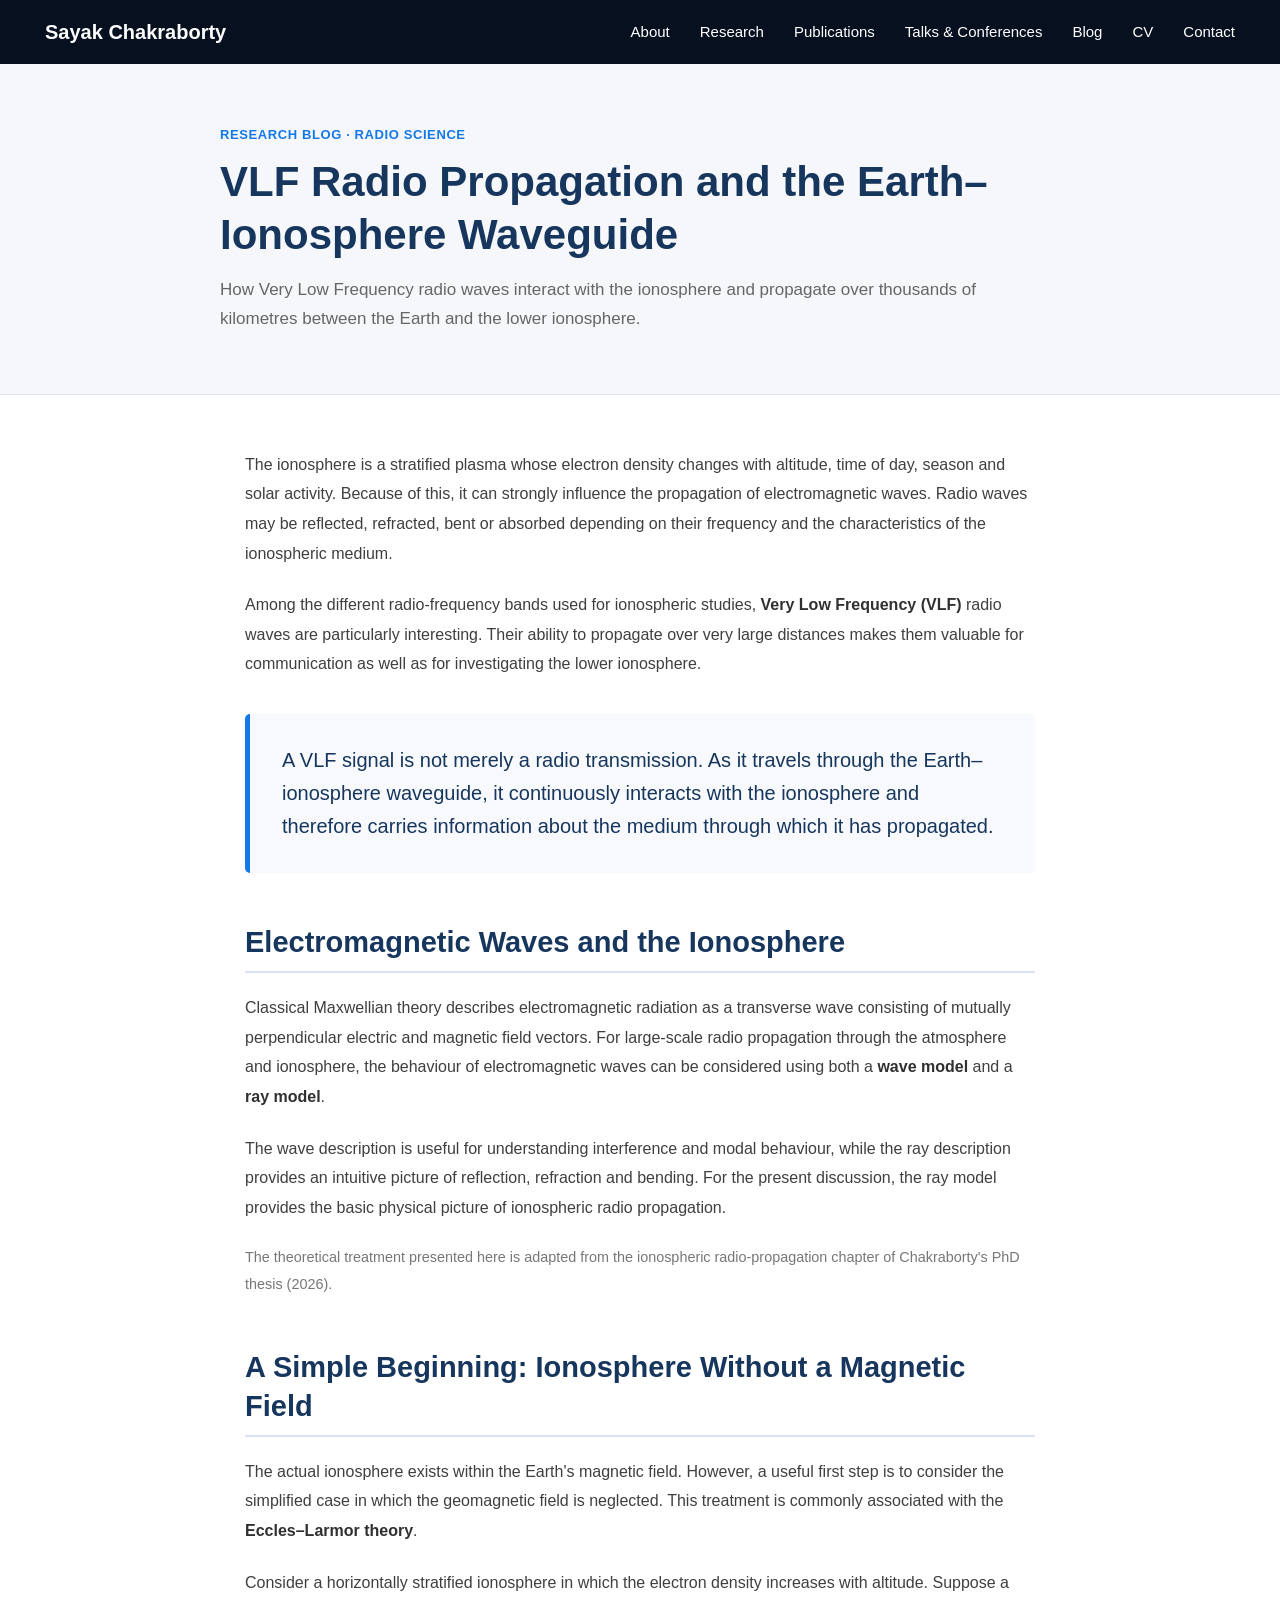
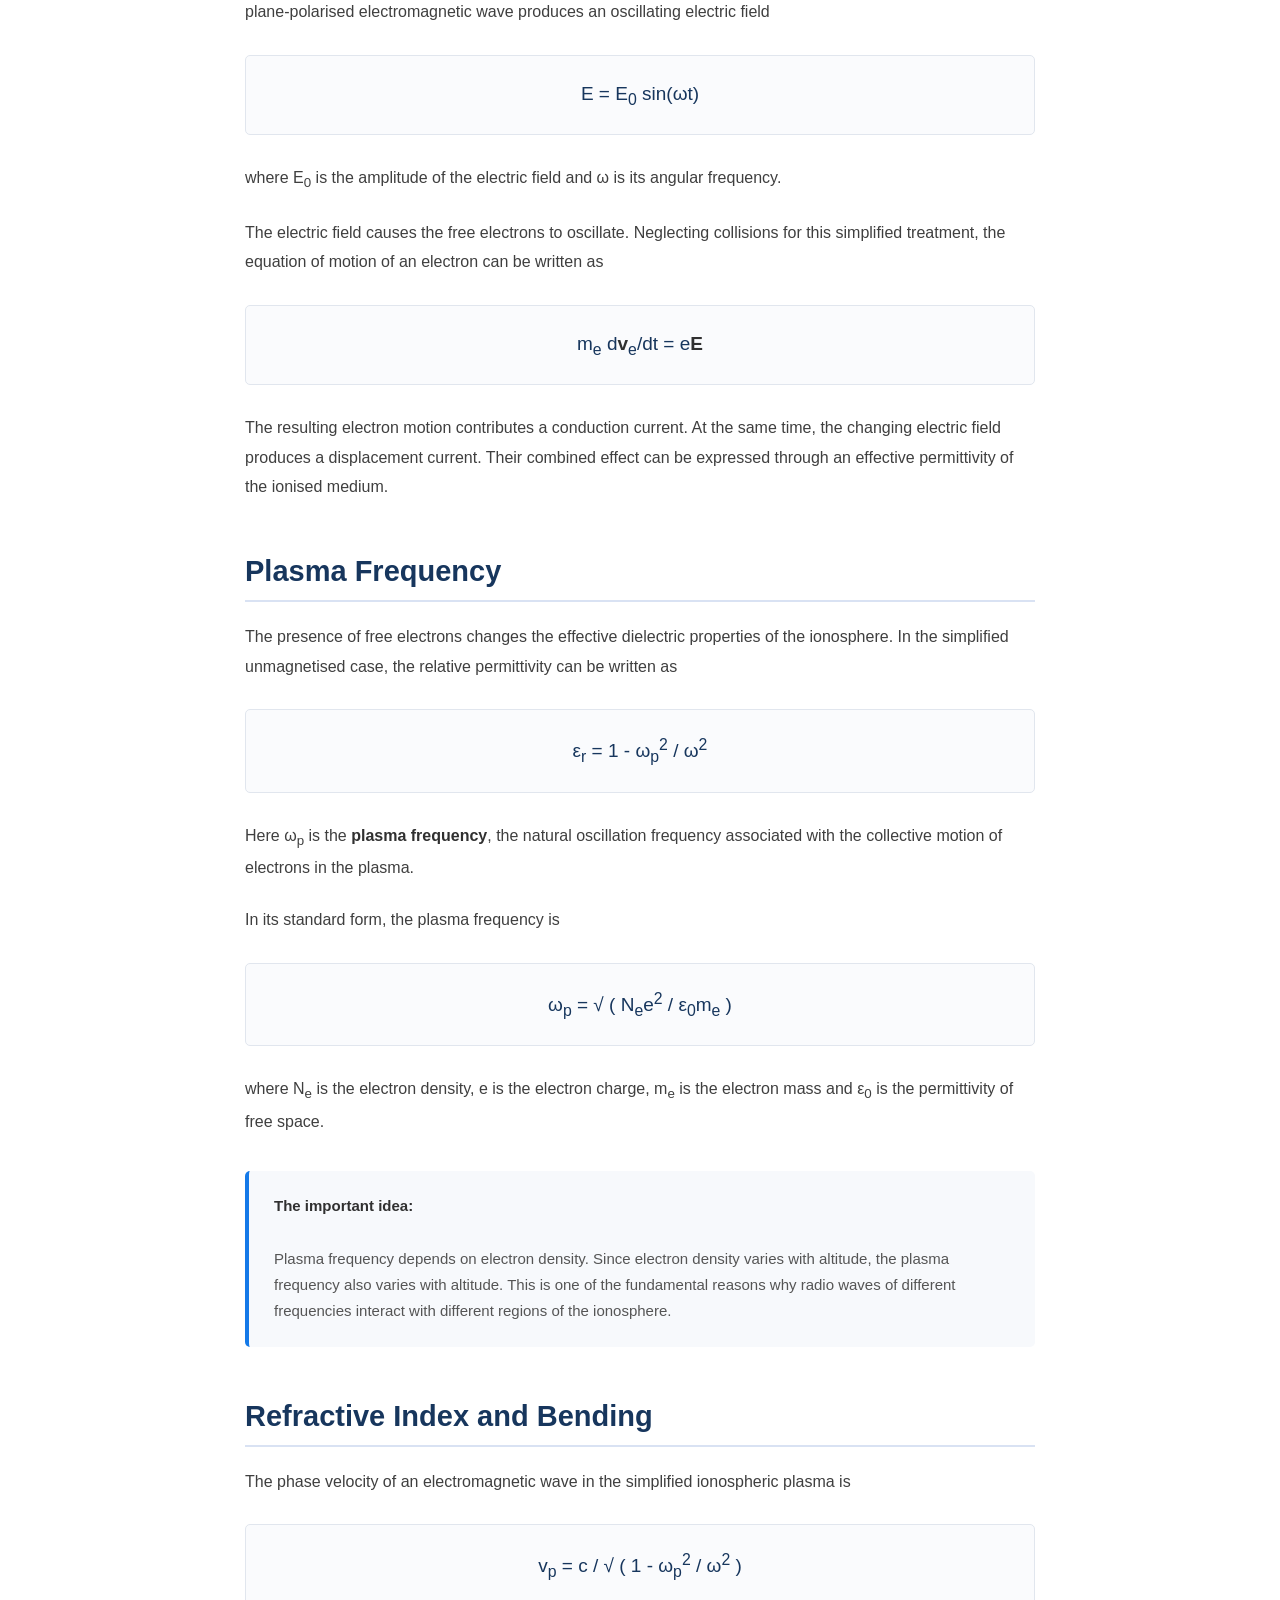
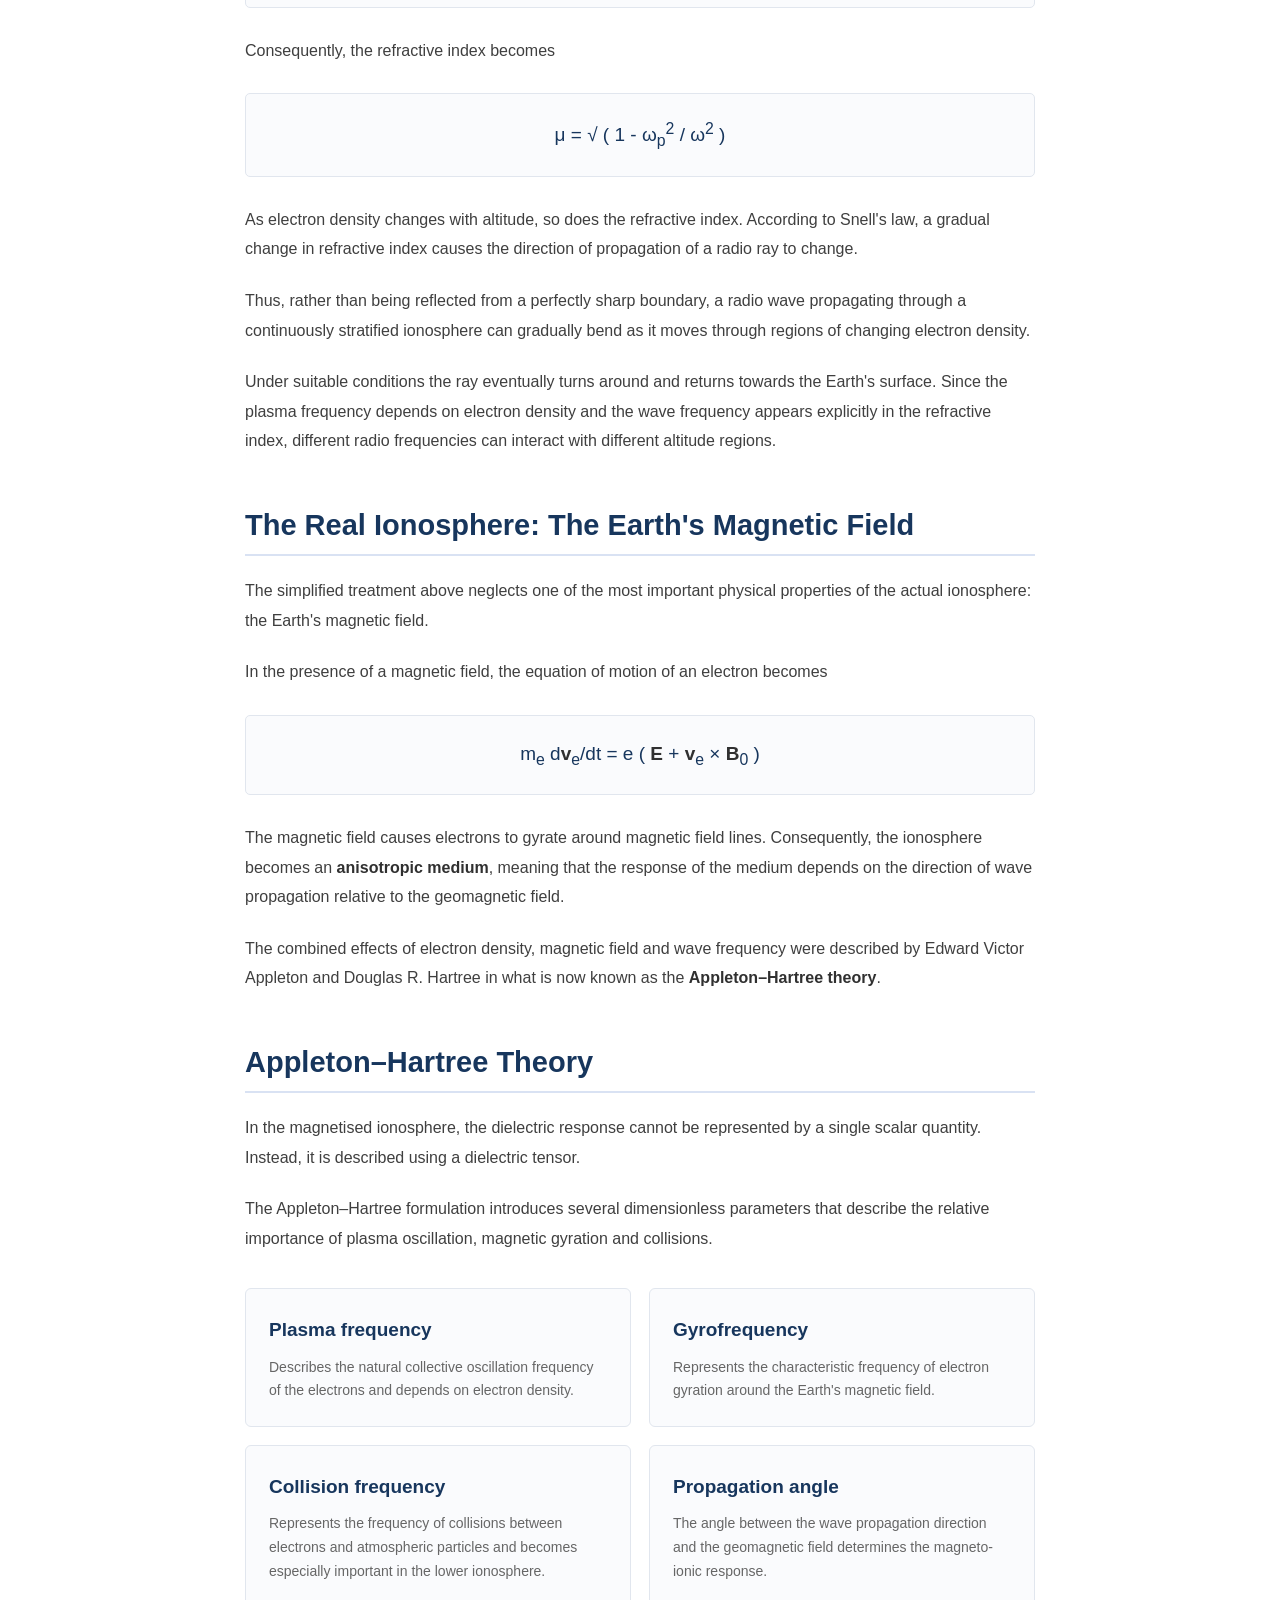
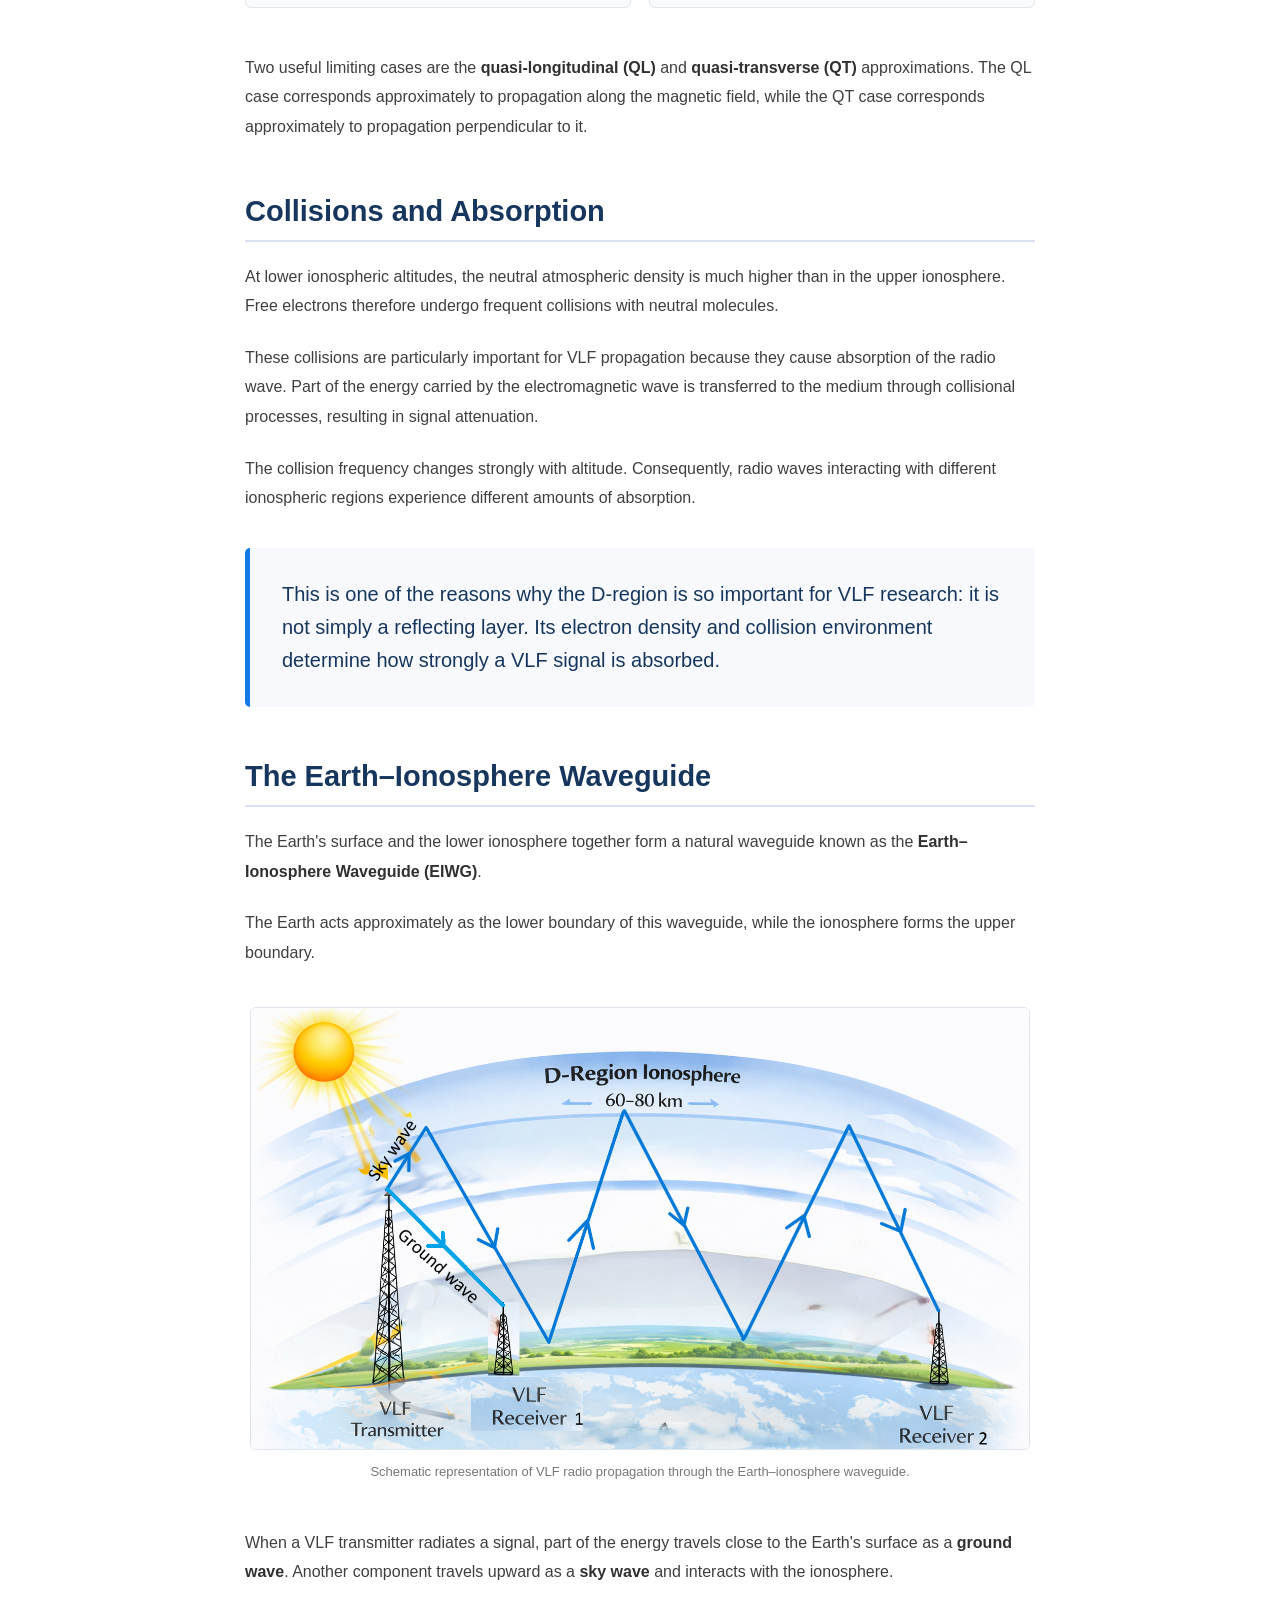
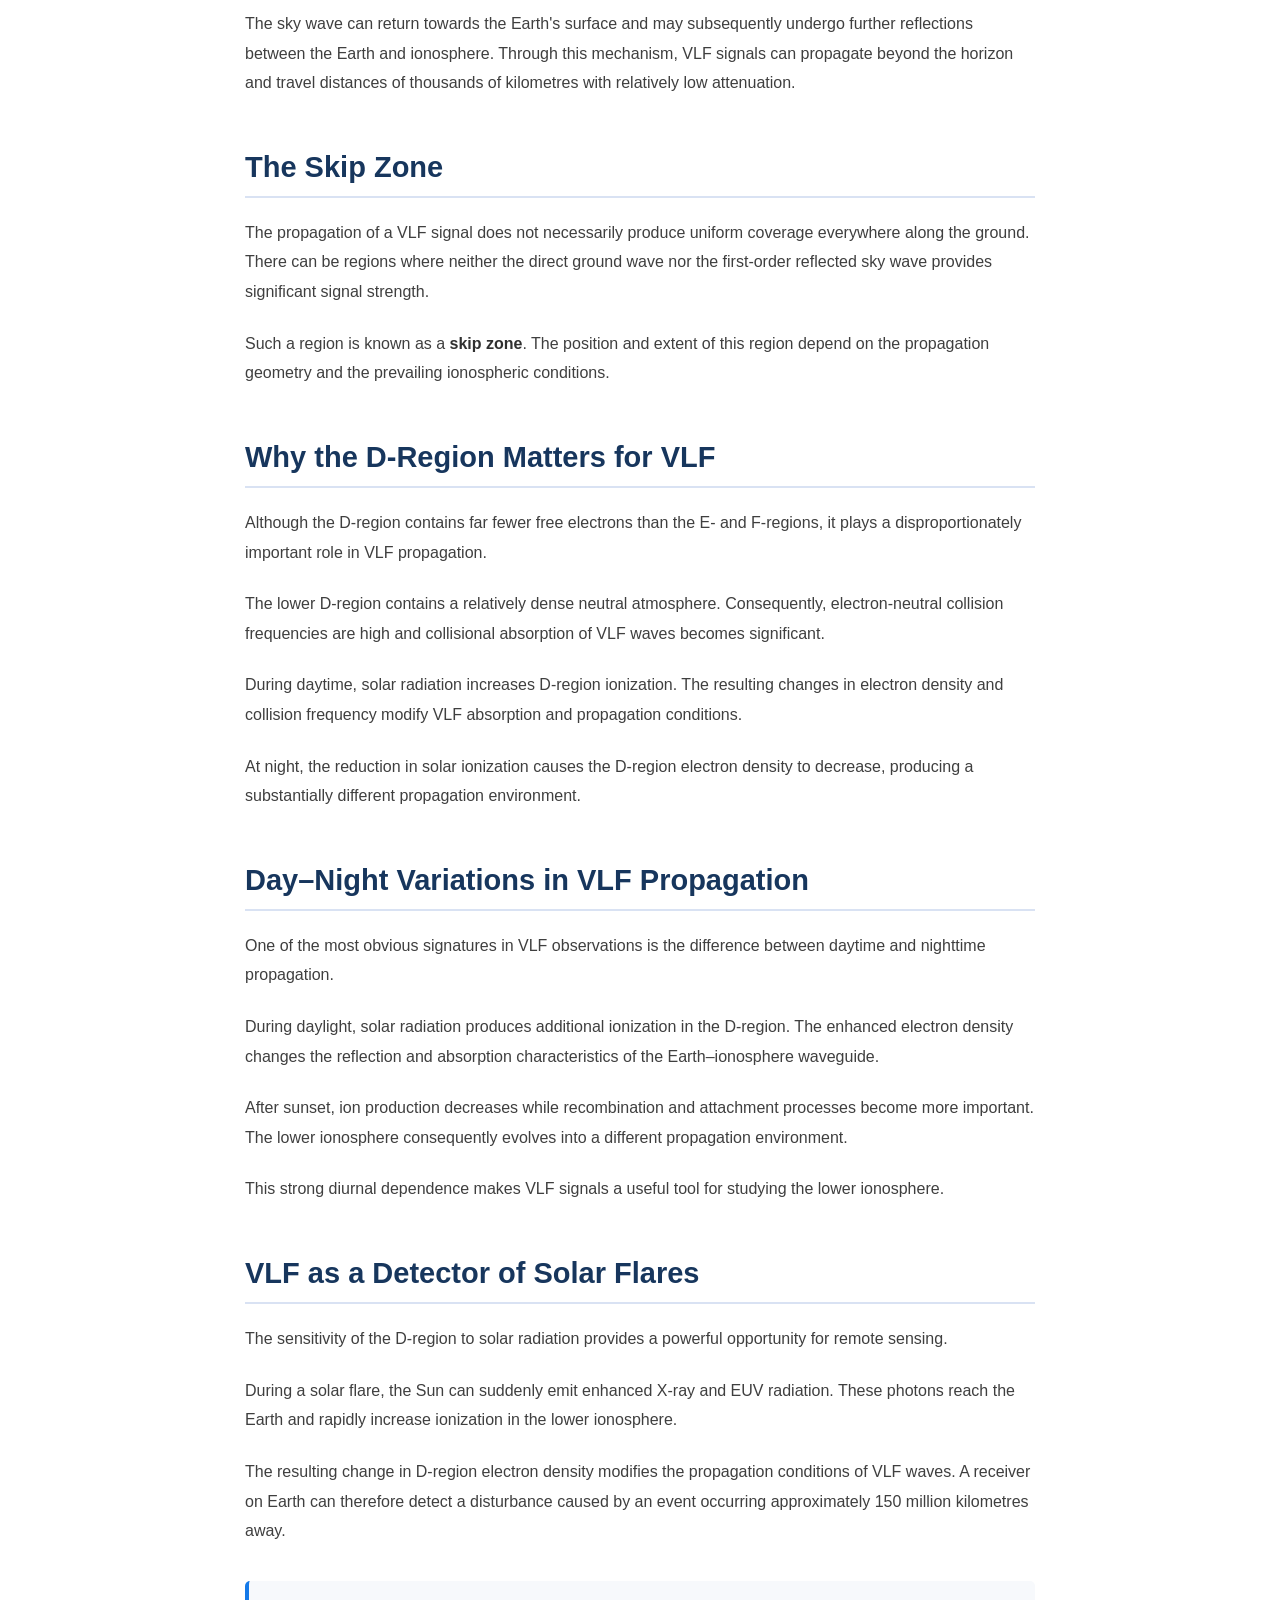
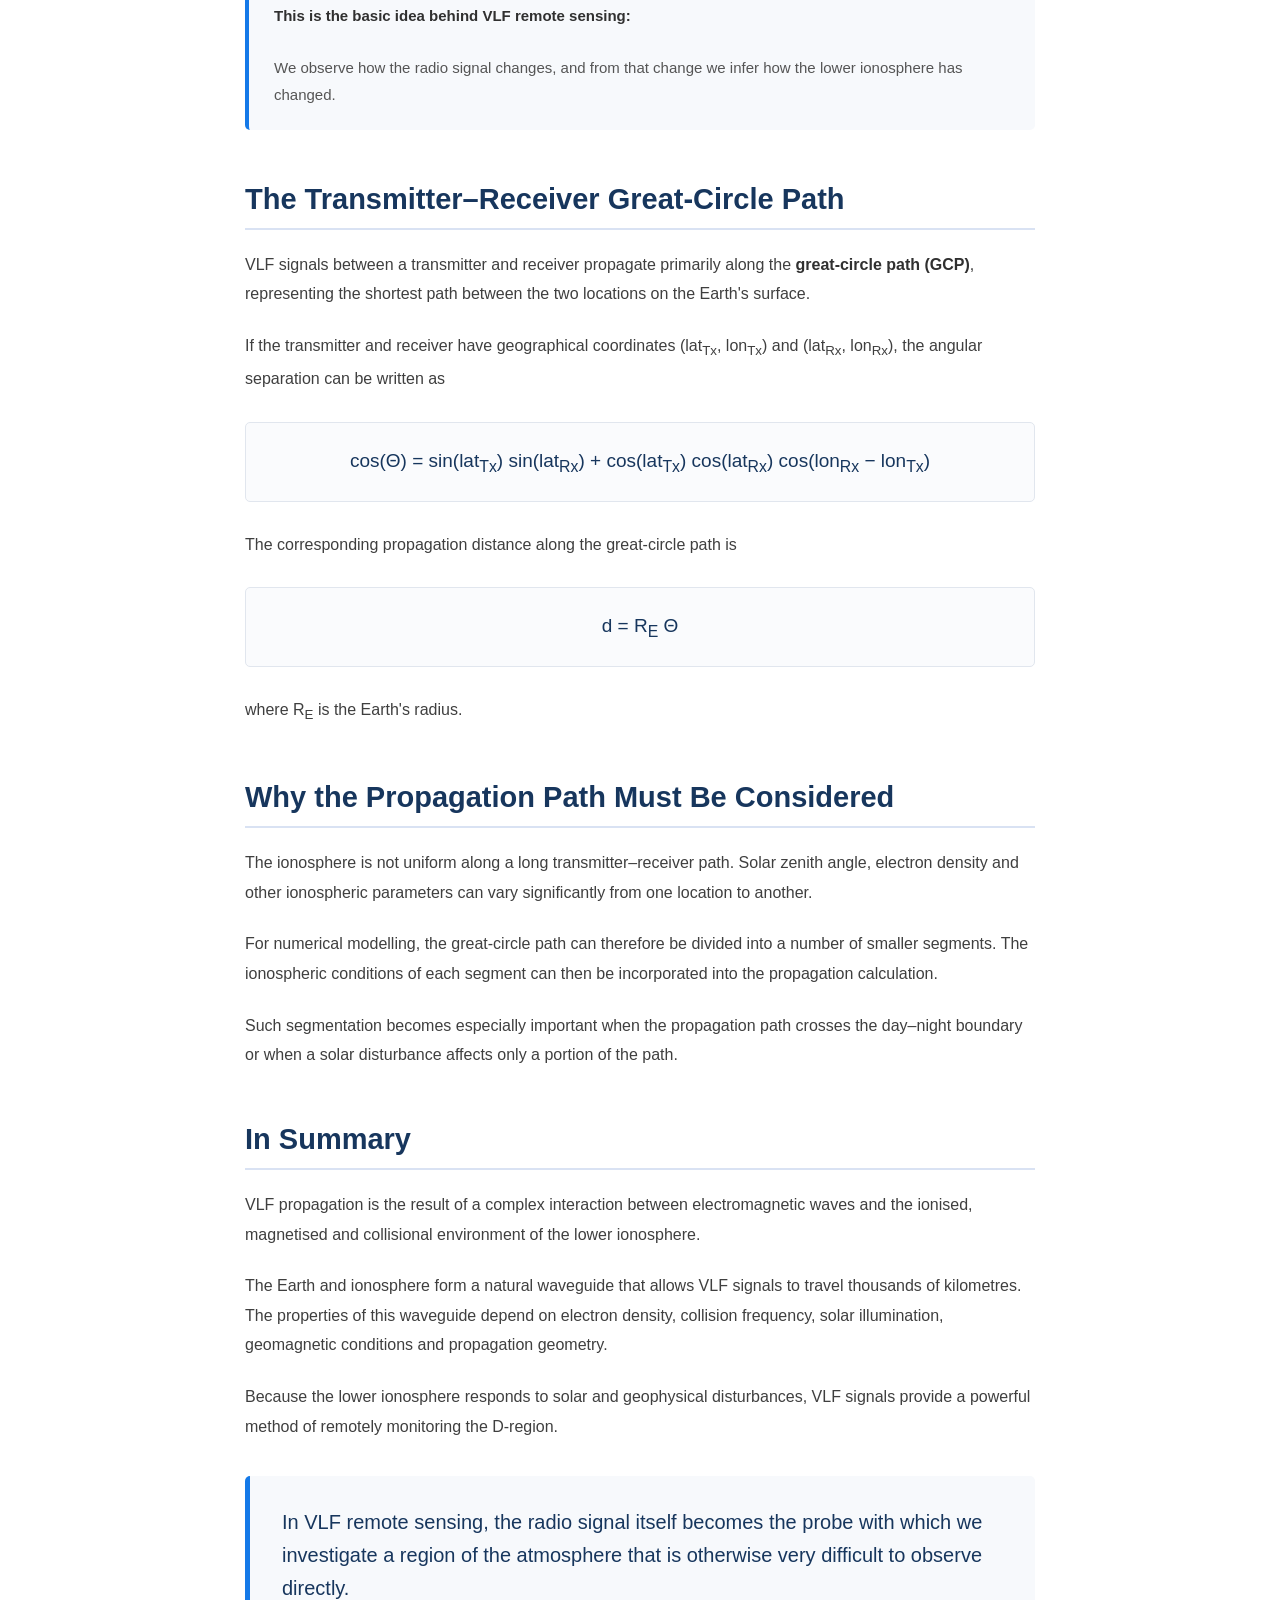
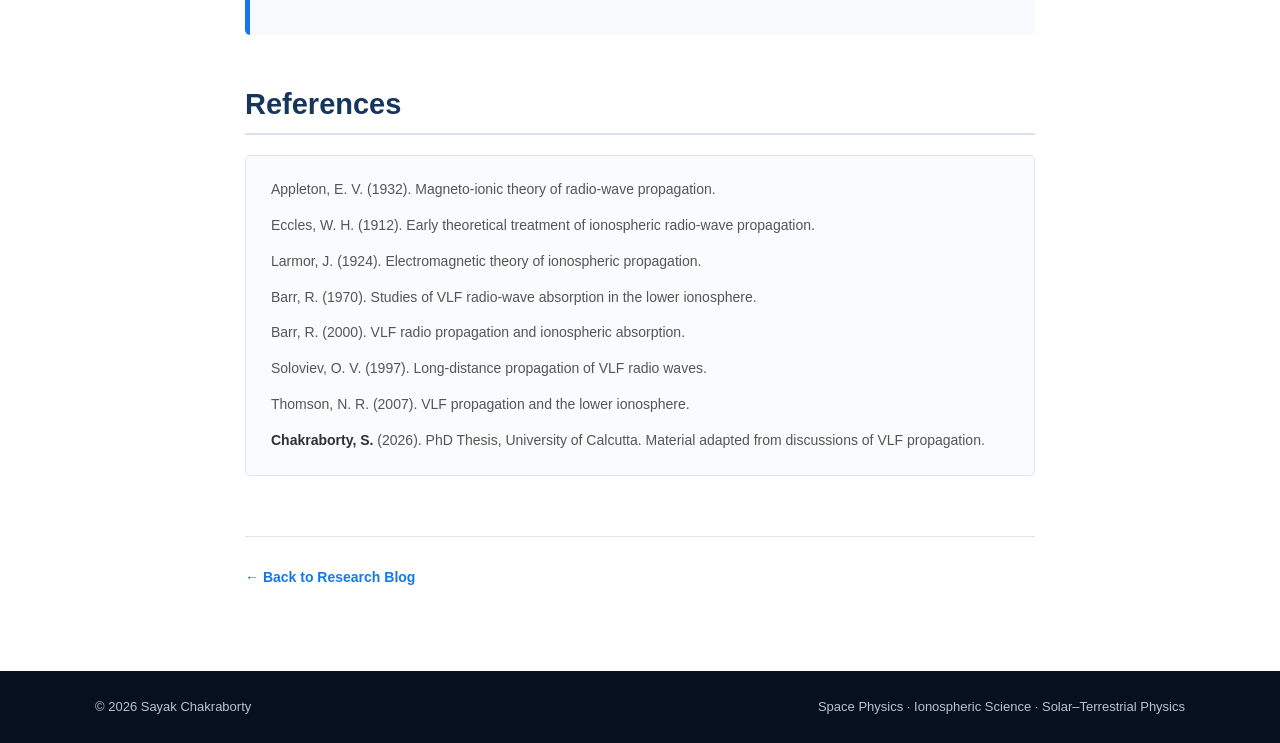
<file: research-blog/vlf-theory.html>
<!DOCTYPE html>
<html lang="en">

<head>

    <meta charset="UTF-8">

    <meta name="viewport"
          content="width=device-width, initial-scale=1.0">

    <title>
        VLF Radio Propagation | Sayak Chakraborty
    </title>

    <meta name="description"
          content="An introduction to Very Low Frequency radio propagation, the Earth-ionosphere waveguide, ionospheric reflection, absorption and transmitter-receiver propagation paths.">

    <link rel="stylesheet" href="../style.css">

    <style>

        .article-header {
            background: #f5f7fa;
            border-bottom: 1px solid #e1e6ee;
        }

        .article-header-container {
            max-width: 900px;
            margin: auto;
            padding: 60px 30px;
        }

        .article-category {
            margin-bottom: 10px;
            color: #1479e8;
            font-size: 13px;
            font-weight: 600;
            text-transform: uppercase;
            letter-spacing: 0.6px;
        }

        .article-header h1 {
            margin: 0 0 15px 0;
            color: #17365d;
            font-size: 42px;
            line-height: 1.25;
            font-weight: 600;
        }

        .article-header p {
            max-width: 800px;
            margin: 0;
            color: #666;
            font-size: 17px;
            line-height: 1.7;
        }

        .article-container {
            max-width: 850px;
            margin: auto;
            padding: 55px 30px 80px;
        }

        .article-body {
            color: #3f3f3f;
            font-size: 16px;
            line-height: 1.85;
        }

        .article-body p {
            margin: 0 0 22px;
        }

        .article-body h2 {
            margin: 50px 0 20px;
            padding-bottom: 9px;
            border-bottom: 2px solid #d9e2f3;
            color: #17365d;
            font-size: 29px;
            line-height: 1.35;
        }

        .article-body h3 {
            margin: 34px 0 13px;
            color: #17365d;
            font-size: 21px;
        }

        .article-body strong {
            color: #303030;
        }

        .article-highlight {
            margin: 35px 0 42px;
            padding: 30px 32px;
            background: #f7f9fc;
            border-left: 5px solid #1479e8;
            border-radius: 5px;
        }

        .article-highlight p {
            margin: 0;
            color: #17365d;
            font-size: 20px;
            line-height: 1.65;
            font-weight: 500;
        }

        .article-note {
            margin: 35px 0;
            padding: 22px 25px;
            background: #f7f9fc;
            border-left: 4px solid #1479e8;
            border-radius: 5px;
            color: #555;
            font-size: 15px;
            line-height: 1.75;
        }

        .equation {
            margin: 28px 0;
            padding: 20px;
            overflow-x: auto;
            text-align: center;
            background: #fafbfd;
            border: 1px solid #e1e6ee;
            border-radius: 5px;
            color: #17365d;
            font-size: 19px;
        }

        .article-figure {
            margin: 40px auto 45px;
            text-align: center;
        }

        .article-figure img {
            display: block;
            width: 100%;
            max-width: 780px;
            height: auto;
            margin: 0 auto;
            border: 1px solid #dfe5ec;
            border-radius: 6px;
            background: #fff;
        }

        .article-figure figcaption {
            max-width: 750px;
            margin: 12px auto 0;
            color: #777;
            font-size: 13px;
            line-height: 1.6;
        }

        .concept-grid {
            display: grid;
            grid-template-columns: repeat(2, minmax(0, 1fr));
            gap: 18px;
            margin: 35px 0 45px;
        }

        .concept-card {
            padding: 23px;
            background: #fafbfd;
            border: 1px solid #e1e6ee;
            border-radius: 6px;
        }

        .concept-card h3 {
            margin: 0 0 8px;
            color: #17365d;
            font-size: 19px;
        }

        .concept-card p {
            margin: 0;
            color: #666;
            font-size: 14px;
            line-height: 1.7;
        }

        .reference {
            margin-top: 20px;
            padding: 22px 25px;
            background: #fafbfd;
            border: 1px solid #e1e6ee;
            border-radius: 5px;
        }

        .reference p {
            margin: 0 0 12px;
            font-size: 14px;
            line-height: 1.7;
            color: #555;
        }

        .reference p:last-child {
            margin-bottom: 0;
        }

        .article-back {
            margin-top: 60px;
            padding-top: 25px;
            border-top: 1px solid #e1e6ee;
        }

        .article-back a {
            color: #1479e8;
            font-size: 14px;
            font-weight: 600;
            text-decoration: none;
        }

        .article-back a:hover {
            text-decoration: underline;
        }

        .citation {
            color: #777;
            font-size: 0.9em;
        }

        @media (max-width: 700px) {

            .concept-grid {
                grid-template-columns: 1fr;
            }

        }

        @media (max-width: 600px) {

            .article-header-container {
                padding: 45px 20px;
            }

            .article-header h1 {
                font-size: 34px;
            }

            .article-container {
                padding: 40px 20px 60px;
            }

            .article-body {
                font-size: 15.5px;
            }

            .article-body h2 {
                font-size: 26px;
            }

            .article-highlight {
                padding: 24px;
            }

            .article-highlight p {
                font-size: 18px;
            }

        }

    </style>

</head>


<body>


    <!-- NAVIGATION -->

    <nav class="navbar">

        <div class="nav-container">

            <a href="../index.html" class="site-name">
                Sayak Chakraborty
            </a>

            <div class="nav-links">

                <a href="../about.html">About</a>

                <a href="../research.html">Research</a>

                <a href="../publications.html">
                    Publications
                </a>

                <a href="../talks.html">
                    Talks &amp; Conferences
                </a>

                <a href="../blog.html">
                    Blog
                </a>

                <a href="../cv.html">
                    CV
                </a>

                <a href="../contact.html">
                    Contact
                </a>

            </div>

        </div>

    </nav>



    <!-- ARTICLE HEADER -->

    <header class="article-header">

        <div class="article-header-container">

            <div class="article-category">
                Research Blog · Radio Science
            </div>

            <h1>
                VLF Radio Propagation and the
                Earth–Ionosphere Waveguide
            </h1>

            <p>
                How Very Low Frequency radio waves interact with the
                ionosphere and propagate over thousands of kilometres
                between the Earth and the lower ionosphere.
            </p>

        </div>

    </header>



    <!-- ARTICLE CONTENT -->

    <main class="article-container">

        <article class="article-body">


            <p>

                The ionosphere is a stratified plasma whose electron
                density changes with altitude, time of day, season and
                solar activity. Because of this, it can strongly
                influence the propagation of electromagnetic waves.
                Radio waves may be reflected, refracted, bent or
                absorbed depending on their frequency and the
                characteristics of the ionospheric medium.

            </p>


            <p>

                Among the different radio-frequency bands used for
                ionospheric studies, <strong>Very Low Frequency
                (VLF)</strong> radio waves are particularly interesting.
                Their ability to propagate over very large distances
                makes them valuable for communication as well as for
                investigating the lower ionosphere.

            </p>


            <div class="article-highlight">

                <p>

                    A VLF signal is not merely a radio transmission.
                    As it travels through the Earth–ionosphere
                    waveguide, it continuously interacts with the
                    ionosphere and therefore carries information about
                    the medium through which it has propagated.

                </p>

            </div>



            <!-- ELECTROMAGNETIC WAVES -->

            <h2>
                Electromagnetic Waves and the Ionosphere
            </h2>


            <p>

                Classical Maxwellian theory describes electromagnetic
                radiation as a transverse wave consisting of mutually
                perpendicular electric and magnetic field vectors.
                For large-scale radio propagation through the
                atmosphere and ionosphere, the behaviour of
                electromagnetic waves can be considered using both a
                <strong>wave model</strong> and a
                <strong>ray model</strong>.

            </p>


            <p>

                The wave description is useful for understanding
                interference and modal behaviour, while the ray
                description provides an intuitive picture of
                reflection, refraction and bending. For the present
                discussion, the ray model provides the basic physical
                picture of ionospheric radio propagation.

            </p>


            <p class="citation">

                The theoretical treatment presented here is adapted
                from the ionospheric radio-propagation chapter of
                Chakraborty's PhD thesis (2026).

            </p>



            <!-- UNMAGNETISED -->

            <h2>
                A Simple Beginning: Ionosphere Without a Magnetic Field
            </h2>


            <p>

                The actual ionosphere exists within the Earth's magnetic
                field. However, a useful first step is to consider the
                simplified case in which the geomagnetic field is
                neglected. This treatment is commonly associated with
                the <strong>Eccles–Larmor theory</strong>.

            </p>


            <p>

                Consider a horizontally stratified ionosphere in which
                the electron density increases with altitude. Suppose a
                plane-polarised electromagnetic wave produces an
                oscillating electric field

            </p>


            <div class="equation">

                E = E<sub>0</sub> sin(&omega;t)

            </div>


            <p>

                where E<sub>0</sub> is the amplitude of the electric
                field and &omega; is its angular frequency.

            </p>


            <p>

                The electric field causes the free electrons to
                oscillate. Neglecting collisions for this simplified
                treatment, the equation of motion of an electron can
                be written as

            </p>


            <div class="equation">

                m<sub>e</sub>
                d<strong>v</strong><sub>e</sub>/dt
                =
                e<strong>E</strong>

            </div>


            <p>

                The resulting electron motion contributes a conduction
                current. At the same time, the changing electric field
                produces a displacement current. Their combined effect
                can be expressed through an effective permittivity of
                the ionised medium.

            </p>



            <!-- PLASMA FREQUENCY -->

            <h2>
                Plasma Frequency
            </h2>


            <p>

                The presence of free electrons changes the effective
                dielectric properties of the ionosphere. In the
                simplified unmagnetised case, the relative permittivity
                can be written as

            </p>


            <div class="equation">

                &epsilon;<sub>r</sub>
                =
                1 -
                &omega;<sub>p</sub><sup>2</sup>
                /
                &omega;<sup>2</sup>

            </div>


            <p>

                Here &omega;<sub>p</sub> is the
                <strong>plasma frequency</strong>, the natural
                oscillation frequency associated with the collective
                motion of electrons in the plasma.

            </p>


            <p>

                In its standard form, the plasma frequency is

            </p>


            <div class="equation">

                &omega;<sub>p</sub>
                =
                &radic;
                (
                N<sub>e</sub>e<sup>2</sup>
                /
                &epsilon;<sub>0</sub>m<sub>e</sub>
                )

            </div>


            <p>

                where N<sub>e</sub> is the electron density,
                e is the electron charge, m<sub>e</sub> is the
                electron mass and &epsilon;<sub>0</sub> is the
                permittivity of free space.

            </p>


            <div class="article-note">

                <strong>
                    The important idea:
                </strong>

                <br><br>

                Plasma frequency depends on electron density.
                Since electron density varies with altitude, the
                plasma frequency also varies with altitude. This is
                one of the fundamental reasons why radio waves of
                different frequencies interact with different regions
                of the ionosphere.

            </div>



            <!-- REFRACTIVE INDEX -->

            <h2>
                Refractive Index and Bending
            </h2>


            <p>

                The phase velocity of an electromagnetic wave in the
                simplified ionospheric plasma is

            </p>


            <div class="equation">

                v<sub>p</sub>
                =
                c
                /
                &radic;
                (
                1 -
                &omega;<sub>p</sub><sup>2</sup>
                /
                &omega;<sup>2</sup>
                )

            </div>


            <p>

                Consequently, the refractive index becomes

            </p>


            <div class="equation">

                &mu;
                =
                &radic;
                (
                1 -
                &omega;<sub>p</sub><sup>2</sup>
                /
                &omega;<sup>2</sup>
                )

            </div>


            <p>

                As electron density changes with altitude, so does the
                refractive index. According to Snell's law, a gradual
                change in refractive index causes the direction of
                propagation of a radio ray to change.

            </p>


            <p>

                Thus, rather than being reflected from a perfectly sharp
                boundary, a radio wave propagating through a
                continuously stratified ionosphere can gradually bend
                as it moves through regions of changing electron
                density.

            </p>


            <p>

                Under suitable conditions the ray eventually turns
                around and returns towards the Earth's surface. Since
                the plasma frequency depends on electron density and
                the wave frequency appears explicitly in the refractive
                index, different radio frequencies can interact with
                different altitude regions.

            </p>



            <!-- MAGNETIC FIELD -->

            <h2>
                The Real Ionosphere: The Earth's Magnetic Field
            </h2>


            <p>

                The simplified treatment above neglects one of the most
                important physical properties of the actual ionosphere:
                the Earth's magnetic field.

            </p>


            <p>

                In the presence of a magnetic field, the equation of
                motion of an electron becomes

            </p>


            <div class="equation">

                m<sub>e</sub>
                d<strong>v</strong><sub>e</sub>/dt
                =
                e
                (
                <strong>E</strong>
                +
                <strong>v</strong><sub>e</sub>
                &times;
                <strong>B</strong><sub>0</sub>
                )

            </div>


            <p>

                The magnetic field causes electrons to gyrate around
                magnetic field lines. Consequently, the ionosphere
                becomes an <strong>anisotropic medium</strong>, meaning
                that the response of the medium depends on the
                direction of wave propagation relative to the
                geomagnetic field.

            </p>


            <p>

                The combined effects of electron density, magnetic field
                and wave frequency were described by Edward Victor
                Appleton and Douglas R. Hartree in what is now known as
                the <strong>Appleton–Hartree theory</strong>.

            </p>



            <!-- APPLETON HARTREE -->

            <h2>
                Appleton–Hartree Theory
            </h2>


            <p>

                In the magnetised ionosphere, the dielectric response
                cannot be represented by a single scalar quantity.
                Instead, it is described using a dielectric tensor.

            </p>


            <p>

                The Appleton–Hartree formulation introduces several
                dimensionless parameters that describe the relative
                importance of plasma oscillation, magnetic gyration
                and collisions.

            </p>


            <div class="concept-grid">


                <div class="concept-card">

                    <h3>
                        Plasma frequency
                    </h3>

                    <p>

                        Describes the natural collective oscillation
                        frequency of the electrons and depends on
                        electron density.

                    </p>

                </div>


                <div class="concept-card">

                    <h3>
                        Gyrofrequency
                    </h3>

                    <p>

                        Represents the characteristic frequency of
                        electron gyration around the Earth's magnetic
                        field.

                    </p>

                </div>


                <div class="concept-card">

                    <h3>
                        Collision frequency
                    </h3>

                    <p>

                        Represents the frequency of collisions between
                        electrons and atmospheric particles and becomes
                        especially important in the lower ionosphere.

                    </p>

                </div>


                <div class="concept-card">

                    <h3>
                        Propagation angle
                    </h3>

                    <p>

                        The angle between the wave propagation direction
                        and the geomagnetic field determines the
                        magneto-ionic response.

                    </p>

                </div>


            </div>


            <p>

                Two useful limiting cases are the
                <strong>quasi-longitudinal (QL)</strong> and
                <strong>quasi-transverse (QT)</strong> approximations.

                The QL case corresponds approximately to propagation
                along the magnetic field, while the QT case corresponds
                approximately to propagation perpendicular to it.

            </p>



            <!-- COLLISIONS -->

            <h2>
                Collisions and Absorption
            </h2>


            <p>

                At lower ionospheric altitudes, the neutral atmospheric
                density is much higher than in the upper ionosphere.
                Free electrons therefore undergo frequent collisions
                with neutral molecules.

            </p>


            <p>

                These collisions are particularly important for VLF
                propagation because they cause absorption of the radio
                wave. Part of the energy carried by the electromagnetic
                wave is transferred to the medium through collisional
                processes, resulting in signal attenuation.

            </p>


            <p>

                The collision frequency changes strongly with altitude.
                Consequently, radio waves interacting with different
                ionospheric regions experience different amounts of
                absorption.

            </p>


            <div class="article-highlight">

                <p>

                    This is one of the reasons why the D-region is so
                    important for VLF research: it is not simply a
                    reflecting layer. Its electron density and
                    collision environment determine how strongly a
                    VLF signal is absorbed.

                </p>

            </div>



            <!-- EARTH IONOSPHERE WAVEGUIDE -->

            <h2>
                The Earth–Ionosphere Waveguide
            </h2>


            <p>

                The Earth's surface and the lower ionosphere together
                form a natural waveguide known as the
                <strong>Earth–Ionosphere Waveguide (EIWG)</strong>.

            </p>


            <p>

                The Earth acts approximately as the lower boundary of
                this waveguide, while the ionosphere forms the upper
                boundary.

            </p>


            <figure class="article-figure">

                <img src="../images/EIWG_Schematic.png"
                     alt="Schematic diagram of VLF radio propagation through the Earth-ionosphere waveguide (adopted from PhD thesis of S. Chakraborty).">

                <figcaption>

                    Schematic representation of VLF radio propagation
                    through the Earth–ionosphere waveguide.

                </figcaption>

            </figure>


            <p>

                When a VLF transmitter radiates a signal, part of the
                energy travels close to the Earth's surface as a
                <strong>ground wave</strong>. Another component travels
                upward as a <strong>sky wave</strong> and interacts
                with the ionosphere.

            </p>


            <p>

                The sky wave can return towards the Earth's surface and
                may subsequently undergo further reflections between
                the Earth and ionosphere. Through this mechanism, VLF
                signals can propagate beyond the horizon and travel
                distances of thousands of kilometres with relatively
                low attenuation.

            </p>



            <!-- SKIP ZONE -->

            <h2>
                The Skip Zone
            </h2>


            <p>

                The propagation of a VLF signal does not necessarily
                produce uniform coverage everywhere along the ground.
                There can be regions where neither the direct ground
                wave nor the first-order reflected sky wave provides
                significant signal strength.

            </p>


            <p>

                Such a region is known as a
                <strong>skip zone</strong>. The position and extent of
                this region depend on the propagation geometry and the
                prevailing ionospheric conditions.

            </p>



            <!-- D REGION -->

            <h2>
                Why the D-Region Matters for VLF
            </h2>


            <p>

                Although the D-region contains far fewer free electrons
                than the E- and F-regions, it plays a disproportionately
                important role in VLF propagation.

            </p>


            <p>

                The lower D-region contains a relatively dense neutral
                atmosphere. Consequently, electron-neutral collision
                frequencies are high and collisional absorption of VLF
                waves becomes significant.

            </p>


            <p>

                During daytime, solar radiation increases D-region
                ionization. The resulting changes in electron density
                and collision frequency modify VLF absorption and
                propagation conditions.

            </p>


            <p>

                At night, the reduction in solar ionization causes the
                D-region electron density to decrease, producing a
                substantially different propagation environment.

            </p>



            <!-- DAY NIGHT -->

            <h2>
                Day–Night Variations in VLF Propagation
            </h2>


            <p>

                One of the most obvious signatures in VLF observations
                is the difference between daytime and nighttime
                propagation.

            </p>


            <p>

                During daylight, solar radiation produces additional
                ionization in the D-region. The enhanced electron
                density changes the reflection and absorption
                characteristics of the Earth–ionosphere waveguide.

            </p>


            <p>

                After sunset, ion production decreases while
                recombination and attachment processes become more
                important. The lower ionosphere consequently evolves
                into a different propagation environment.

            </p>


            <p>

                This strong diurnal dependence makes VLF signals a
                useful tool for studying the lower ionosphere.

            </p>



            <!-- SOLAR FLARES -->

            <h2>
                VLF as a Detector of Solar Flares
            </h2>


            <p>

                The sensitivity of the D-region to solar radiation
                provides a powerful opportunity for remote sensing.

            </p>


            <p>

                During a solar flare, the Sun can suddenly emit enhanced
                X-ray and EUV radiation. These photons reach the Earth
                and rapidly increase ionization in the lower ionosphere.

            </p>


            <p>

                The resulting change in D-region electron density
                modifies the propagation conditions of VLF waves. A
                receiver on Earth can therefore detect a disturbance
                caused by an event occurring approximately 150 million
                kilometres away.

            </p>


            <div class="article-note">

                <strong>
                    This is the basic idea behind VLF remote sensing:
                </strong>

                <br><br>

                We observe how the radio signal changes, and from that
                change we infer how the lower ionosphere has changed.

            </div>



            <!-- GCP -->

            <h2>
                The Transmitter–Receiver Great-Circle Path
            </h2>


            <p>

                VLF signals between a transmitter and receiver
                propagate primarily along the
                <strong>great-circle path (GCP)</strong>, representing
                the shortest path between the two locations on the
                Earth's surface.

            </p>


            <p>

                If the transmitter and receiver have geographical
                coordinates
                (lat<sub>Tx</sub>, lon<sub>Tx</sub>) and
                (lat<sub>Rx</sub>, lon<sub>Rx</sub>), the angular
                separation can be written as

            </p>


            <div class="equation">

                cos(&Theta;) =
                sin(lat<sub>Tx</sub>) sin(lat<sub>Rx</sub>)
                +
                cos(lat<sub>Tx</sub>) cos(lat<sub>Rx</sub>)
                cos(lon<sub>Rx</sub> &minus; lon<sub>Tx</sub>)

            </div>


            <p>

                The corresponding propagation distance along the
                great-circle path is

            </p>


            <div class="equation">

                d = R<sub>E</sub> &Theta;

            </div>


            <p>

                where R<sub>E</sub> is the Earth's radius.

            </p>



            <!-- SEGMENTATION -->

            <h2>
                Why the Propagation Path Must Be Considered
            </h2>


            <p>

                The ionosphere is not uniform along a long
                transmitter–receiver path. Solar zenith angle,
                electron density and other ionospheric parameters can
                vary significantly from one location to another.

            </p>


            <p>

                For numerical modelling, the great-circle path can
                therefore be divided into a number of smaller
                segments. The ionospheric conditions of each segment
                can then be incorporated into the propagation
                calculation.

            </p>


            <p>

                Such segmentation becomes especially important when
                the propagation path crosses the day–night boundary
                or when a solar disturbance affects only a portion of
                the path.

            </p>



            <!-- SUMMARY -->

            <h2>
                In Summary
            </h2>


            <p>

                VLF propagation is the result of a complex interaction
                between electromagnetic waves and the ionised,
                magnetised and collisional environment of the lower
                ionosphere.

            </p>


            <p>

                The Earth and ionosphere form a natural waveguide that
                allows VLF signals to travel thousands of kilometres.
                The properties of this waveguide depend on electron
                density, collision frequency, solar illumination,
                geomagnetic conditions and propagation geometry.

            </p>


            <p>

                Because the lower ionosphere responds to solar and
                geophysical disturbances, VLF signals provide a
                powerful method of remotely monitoring the D-region.

            </p>


            <div class="article-highlight">

                <p>

                    In VLF remote sensing, the radio signal itself
                    becomes the probe with which we investigate a
                    region of the atmosphere that is otherwise very
                    difficult to observe directly.

                </p>

            </div>



            <!-- REFERENCES -->

            <h2>
                References
            </h2>


            <div class="reference">

                <p>
                    Appleton, E. V. (1932).
                    Magneto-ionic theory of radio-wave propagation.
                </p>

                <p>
                    Eccles, W. H. (1912).
                    Early theoretical treatment of ionospheric
                    radio-wave propagation.
                </p>

                <p>
                    Larmor, J. (1924).
                    Electromagnetic theory of ionospheric propagation.
                </p>

                <p>
                    Barr, R. (1970).
                    Studies of VLF radio-wave absorption in the
                    lower ionosphere.
                </p>

                <p>
                    Barr, R. (2000).
                    VLF radio propagation and ionospheric absorption.
                </p>

                <p>
                    Soloviev, O. V. (1997).
                    Long-distance propagation of VLF radio waves.
                </p>

                <p>
                    Thomson, N. R. (2007).
                    VLF propagation and the lower ionosphere.
                </p>

                <p>
                    <strong>Chakraborty, S.</strong> (2026).
                    PhD Thesis, University of Calcutta.
                    Material adapted from discussions of VLF
                    propagation.
                </p>

            </div>



            <!-- BACK -->

            <div class="article-back">

                <a href="../research-blog.html">
                    &larr; Back to Research Blog
                </a>

            </div>


        </article>

    </main>



    <!-- FOOTER -->

    <footer>

        <div class="footer-container">

            <p>
                &copy; 2026 Sayak Chakraborty
            </p>

            <p>
                Space Physics &middot;
                Ionospheric Science &middot;
                Solar&ndash;Terrestrial Physics
            </p>

        </div>

    </footer>


</body>

</html>
</file>
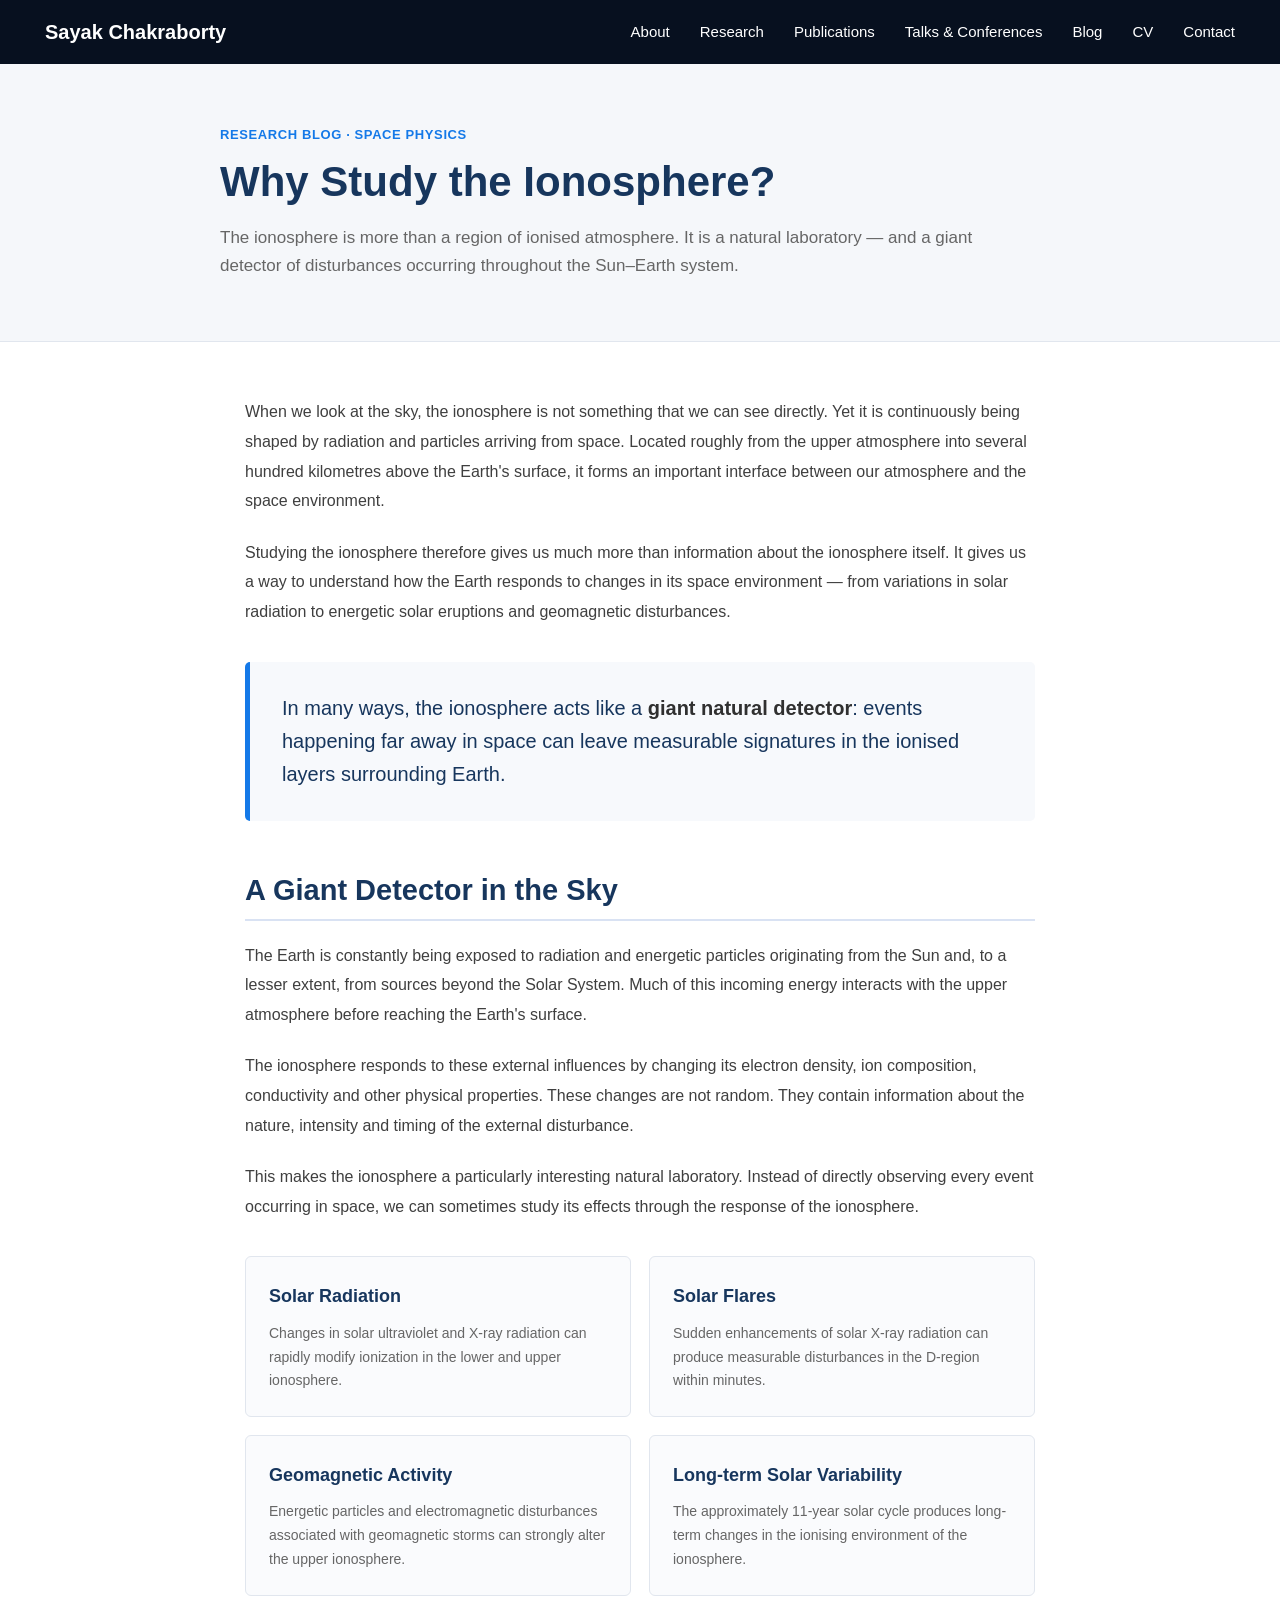
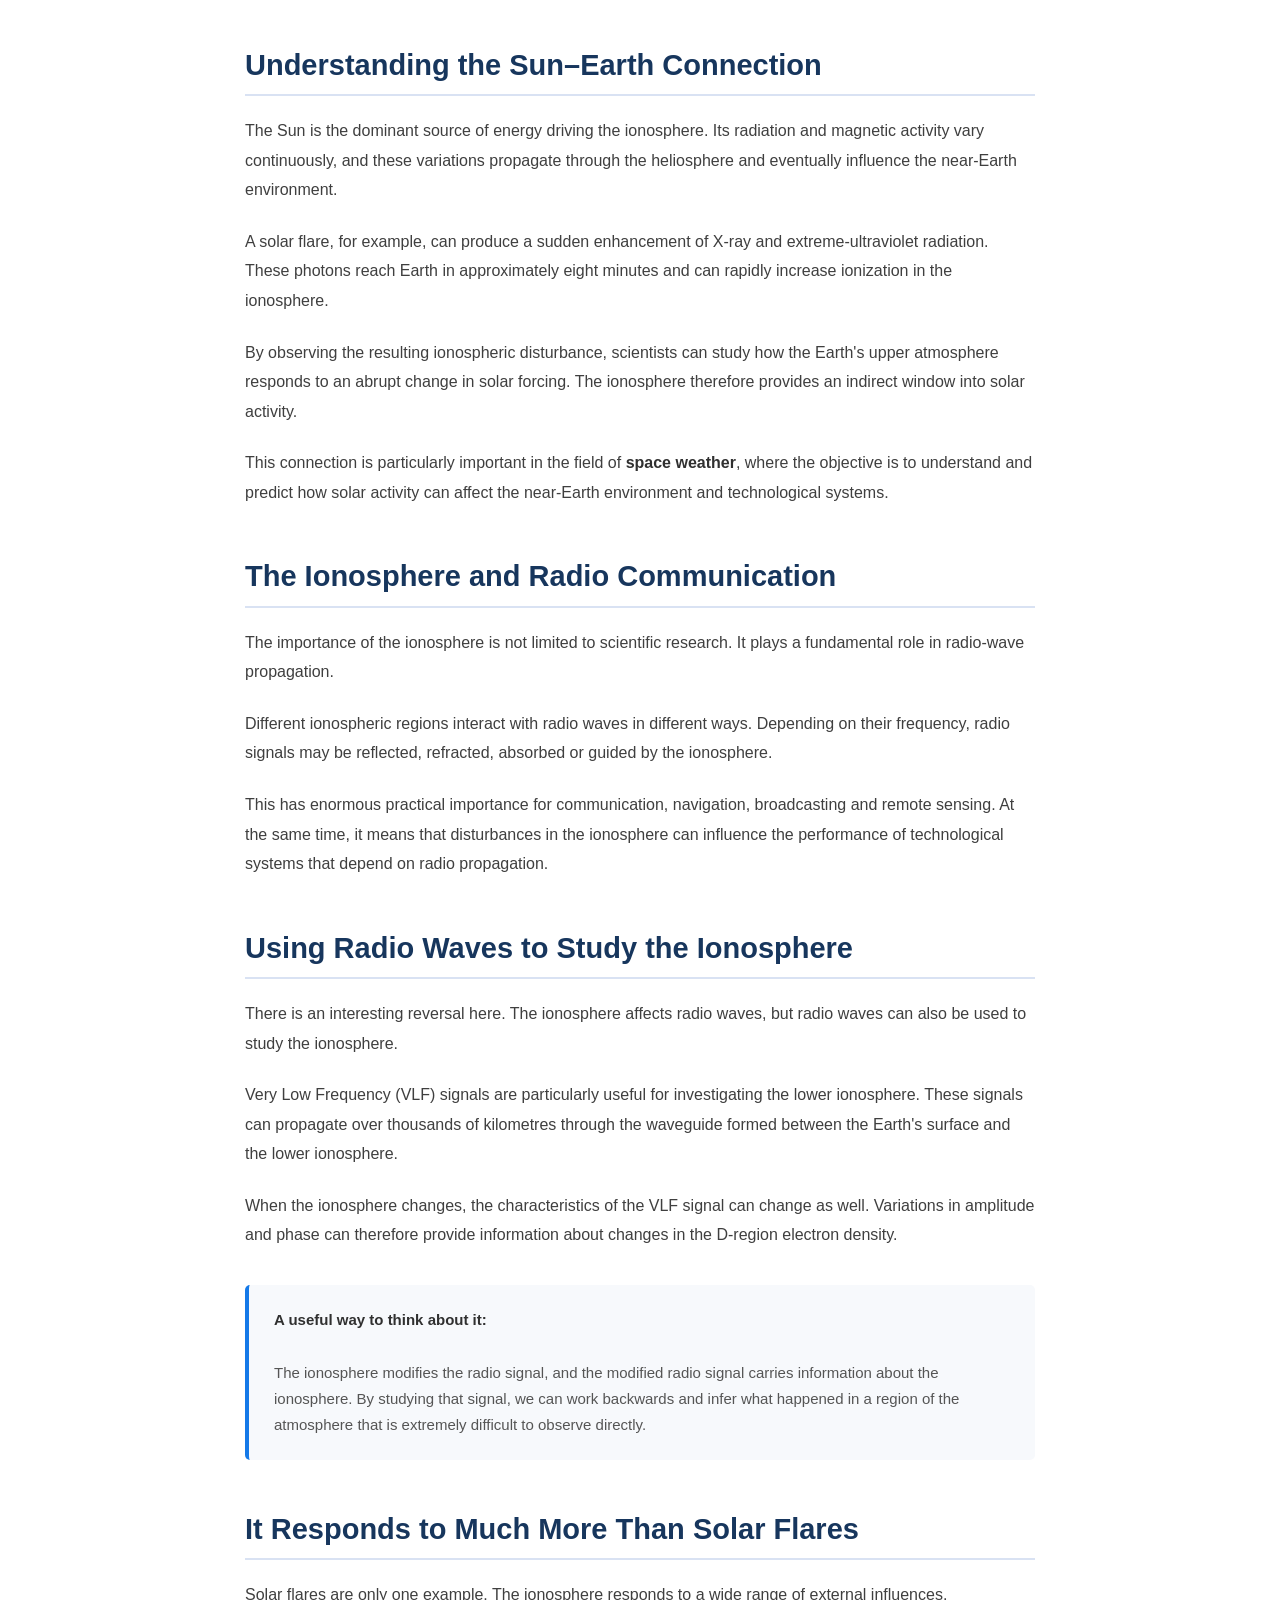
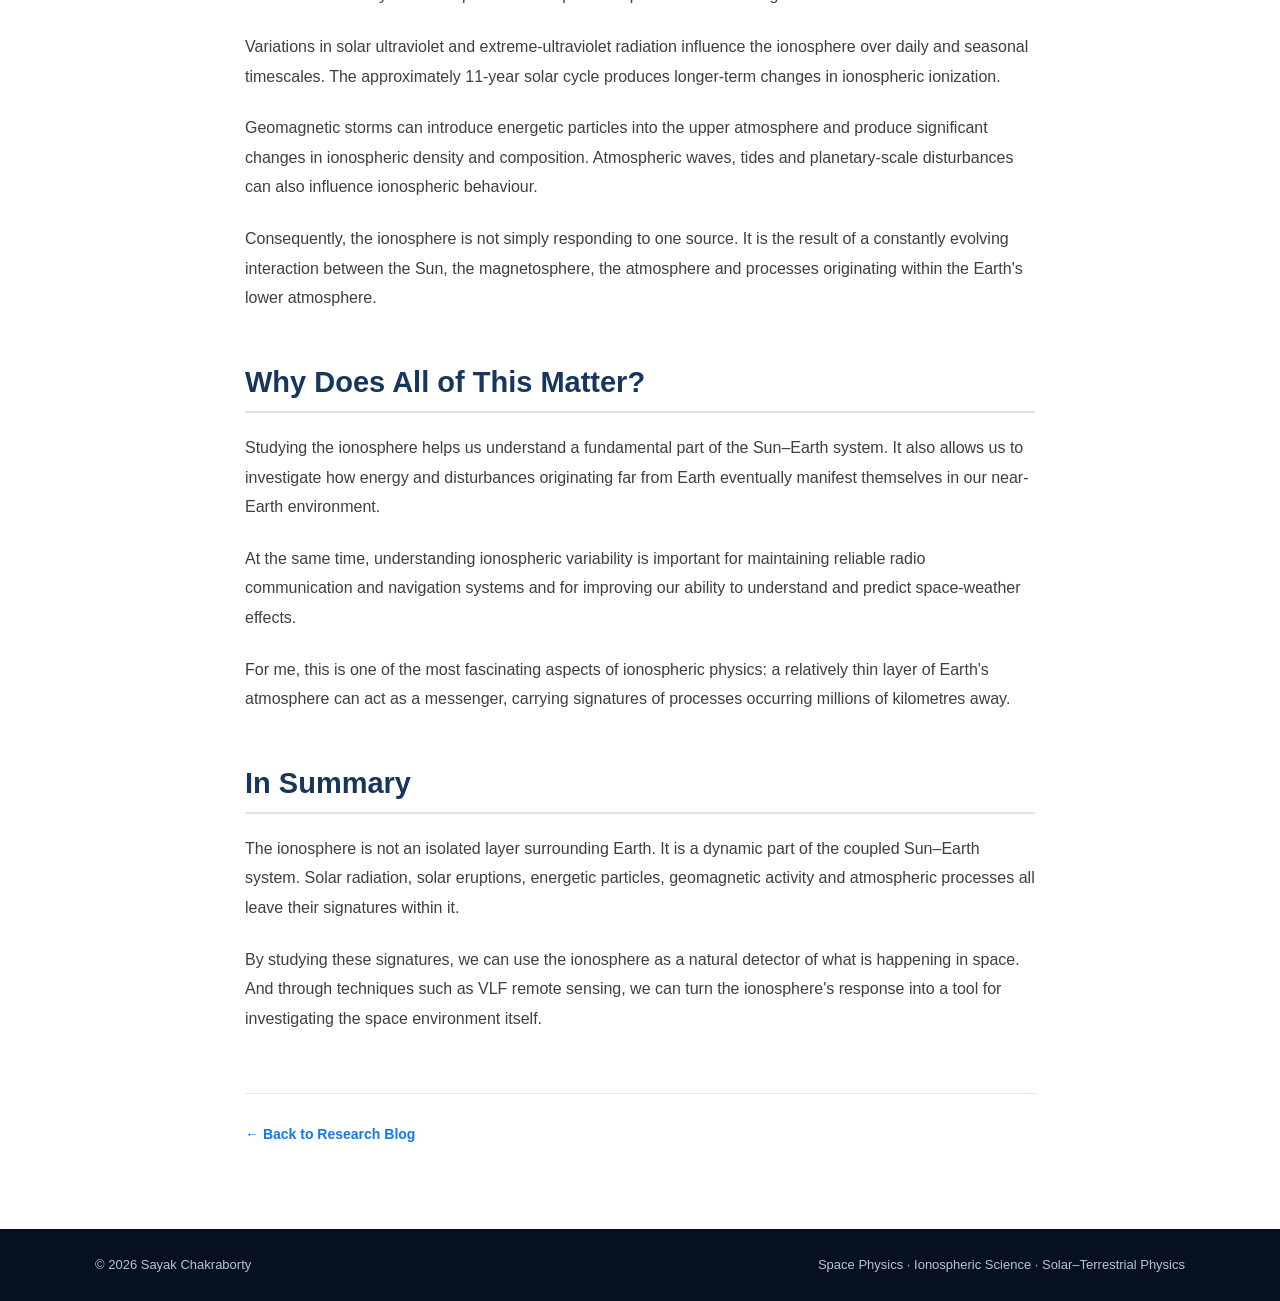
<file: research-blog/why-study-ionosphere.html>
<!DOCTYPE html>
<html lang="en">

<head>

    <meta charset="UTF-8">

    <meta name="viewport"
          content="width=device-width, initial-scale=1.0">

    <title>
        Why Study the Ionosphere? | Sayak Chakraborty
    </title>

    <meta name="description"
          content="Why the ionosphere is important for understanding the Sun-Earth system, space weather, radio propagation and events occurring in near-Earth space.">

    <link rel="stylesheet" href="../style.css">


    <style>

        /* =====================================================
           ARTICLE HEADER
           ===================================================== */

        .article-header {
            background: #f5f7fa;
            border-bottom: 1px solid #e1e6ee;
        }

        .article-header-container {
            max-width: 900px;
            margin: auto;
            padding: 60px 30px;
        }

        .article-category {
            margin-bottom: 10px;
            color: #1479e8;
            font-size: 13px;
            font-weight: 600;
            text-transform: uppercase;
            letter-spacing: 0.6px;
        }

        .article-header h1 {
            margin: 0 0 15px 0;
            color: #17365d;
            font-size: 42px;
            line-height: 1.25;
            font-weight: 600;
        }

        .article-header p {
            max-width: 800px;
            margin: 0;
            color: #666666;
            font-size: 17px;
            line-height: 1.7;
        }


        /* =====================================================
           ARTICLE BODY
           ===================================================== */

        .article-container {
            max-width: 850px;
            margin: auto;
            padding: 55px 30px 80px 30px;
        }

        .article-body {
            color: #3f3f3f;
            font-size: 16px;
            line-height: 1.85;
        }

        .article-body p {
            margin: 0 0 22px 0;
        }

        .article-body h2 {
            margin: 50px 0 20px 0;
            padding-bottom: 9px;
            border-bottom: 2px solid #d9e2f3;
            color: #17365d;
            font-size: 29px;
            line-height: 1.35;
        }

        .article-body h3 {
            margin: 34px 0 13px 0;
            color: #17365d;
            font-size: 21px;
        }

        .article-body strong {
            color: #303030;
        }


        /* =====================================================
           FEATURED QUOTE / IDEA
           ===================================================== */

        .article-highlight {
            margin: 35px 0 42px 0;
            padding: 30px 32px;

            background: #f7f9fc;

            border-left: 5px solid #1479e8;

            border-radius: 5px;
        }

        .article-highlight p {
            margin: 0;

            color: #17365d;

            font-size: 20px;

            line-height: 1.65;

            font-weight: 500;
        }


        /* =====================================================
           SIMPLE INFO CARDS
           ===================================================== */

        .science-points {

            display: grid;

            grid-template-columns:
                repeat(2, minmax(0, 1fr));

            gap: 18px;

            margin: 35px 0 45px 0;

        }

        .science-point {

            padding: 23px;

            background: #fafbfd;

            border: 1px solid #e1e6ee;

            border-radius: 6px;

        }

        .science-point h3 {

            margin: 0 0 8px 0;

            color: #17365d;

            font-size: 18px;

        }

        .science-point p {

            margin: 0;

            color: #666666;

            font-size: 14px;

            line-height: 1.7;

        }


        /* =====================================================
           NOTE BOX
           ===================================================== */

        .article-note {

            margin: 35px 0;

            padding: 22px 25px;

            background: #f7f9fc;

            border-left: 4px solid #1479e8;

            border-radius: 5px;

            color: #555555;

            font-size: 15px;

            line-height: 1.75;

        }


        /* =====================================================
           CITATION
           ===================================================== */

        .citation {

            color: #777777;

            font-size: 0.9em;

            white-space: nowrap;

        }


        /* =====================================================
           BACK LINK
           ===================================================== */

        .article-back {

            margin-top: 60px;

            padding-top: 25px;

            border-top: 1px solid #e1e6ee;

        }

        .article-back a {

            color: #1479e8;

            font-size: 14px;

            font-weight: 600;

            text-decoration: none;

        }

        .article-back a:hover {

            text-decoration: underline;

        }


        /* =====================================================
           MOBILE
           ===================================================== */

        @media (max-width: 700px) {

            .science-points {

                grid-template-columns: 1fr;

            }

        }


        @media (max-width: 600px) {

            .article-header-container {

                padding: 45px 20px;

            }

            .article-header h1 {

                font-size: 34px;

            }

            .article-container {

                padding:
                    40px 20px 60px 20px;

            }

            .article-body {

                font-size: 15.5px;

            }

            .article-body h2 {

                font-size: 26px;

            }

            .article-body h3 {

                font-size: 20px;

            }

            .article-highlight {

                padding: 24px;

            }

            .article-highlight p {

                font-size: 18px;

            }

        }

    </style>

</head>


<body>


    <!-- =====================================================
         NAVIGATION
         ===================================================== -->

    <nav class="navbar">

        <div class="nav-container">


            <a href="../index.html"
               class="site-name">

                Sayak Chakraborty

            </a>


            <div class="nav-links">

                <a href="../about.html">
                    About
                </a>

                <a href="../research.html">
                    Research
                </a>

                <a href="../publications.html">
                    Publications
                </a>

                <a href="../talks.html">
                    Talks &amp; Conferences
                </a>

                <a href="../blog.html">
                    Blog
                </a>

                <a href="../cv.html">
                    CV
                </a>

                <a href="../contact.html">
                    Contact
                </a>

            </div>

        </div>

    </nav>



    <!-- =====================================================
         ARTICLE HEADER
         ===================================================== -->

    <header class="article-header">

        <div class="article-header-container">

            <div class="article-category">
                Research Blog · Space Physics
            </div>


            <h1>
                Why Study the Ionosphere?
            </h1>


            <p>
                The ionosphere is more than a region of ionised
                atmosphere. It is a natural laboratory — and a giant
                detector of disturbances occurring throughout the
                Sun–Earth system.
            </p>

        </div>

    </header>



    <!-- =====================================================
         ARTICLE CONTENT
         ===================================================== -->

    <main class="article-container">

        <article class="article-body">


            <!-- =================================================
                 INTRODUCTION
                 ================================================= -->

            <p>

                When we look at the sky, the ionosphere is not something
                that we can see directly. Yet it is continuously being
                shaped by radiation and particles arriving from space.
                Located roughly from the upper atmosphere into several
                hundred kilometres above the Earth's surface, it forms
                an important interface between our atmosphere and the
                space environment.

            </p>


            <p>

                Studying the ionosphere therefore gives us much more
                than information about the ionosphere itself. It gives
                us a way to understand how the Earth responds to
                changes in its space environment — from variations in
                solar radiation to energetic solar eruptions and
                geomagnetic disturbances.

            </p>


            <!-- =================================================
                 HIGHLIGHT
                 ================================================= -->

            <div class="article-highlight">

                <p>

                    In many ways, the ionosphere acts like a
                    <strong>giant natural detector</strong>:
                    events happening far away in space can leave
                    measurable signatures in the ionised layers
                    surrounding Earth.

                </p>

            </div>



            <!-- =================================================
                 WHY A DETECTOR?
                 ================================================= -->

            <h2>
                A Giant Detector in the Sky
            </h2>


            <p>

                The Earth is constantly being exposed to radiation and
                energetic particles originating from the Sun and, to a
                lesser extent, from sources beyond the Solar System.
                Much of this incoming energy interacts with the upper
                atmosphere before reaching the Earth's surface.

            </p>


            <p>

                The ionosphere responds to these external influences
                by changing its electron density, ion composition,
                conductivity and other physical properties. These
                changes are not random. They contain information about
                the nature, intensity and timing of the external
                disturbance.

            </p>


            <p>

                This makes the ionosphere a particularly interesting
                natural laboratory. Instead of directly observing every
                event occurring in space, we can sometimes study its
                effects through the response of the ionosphere.

            </p>


            <div class="science-points">


                <div class="science-point">

                    <h3>
                        Solar Radiation
                    </h3>

                    <p>

                        Changes in solar ultraviolet and X-ray radiation
                        can rapidly modify ionization in the lower and
                        upper ionosphere.

                    </p>

                </div>


                <div class="science-point">

                    <h3>
                        Solar Flares
                    </h3>

                    <p>

                        Sudden enhancements of solar X-ray radiation can
                        produce measurable disturbances in the D-region
                        within minutes.

                    </p>

                </div>


                <div class="science-point">

                    <h3>
                        Geomagnetic Activity
                    </h3>

                    <p>

                        Energetic particles and electromagnetic
                        disturbances associated with geomagnetic storms
                        can strongly alter the upper ionosphere.

                    </p>

                </div>


                <div class="science-point">

                    <h3>
                        Long-term Solar Variability
                    </h3>

                    <p>

                        The approximately 11-year solar cycle produces
                        long-term changes in the ionising environment
                        of the ionosphere.

                    </p>

                </div>


            </div>



            <!-- =================================================
                 SUN-EARTH CONNECTION
                 ================================================= -->

            <h2>
                Understanding the Sun–Earth Connection
            </h2>


            <p>

                The Sun is the dominant source of energy driving the
                ionosphere. Its radiation and magnetic activity vary
                continuously, and these variations propagate through
                the heliosphere and eventually influence the near-Earth
                environment.

            </p>


            <p>

                A solar flare, for example, can produce a sudden
                enhancement of X-ray and extreme-ultraviolet radiation.
                These photons reach Earth in approximately eight
                minutes and can rapidly increase ionization in the
                ionosphere.

            </p>


            <p>

                By observing the resulting ionospheric disturbance,
                scientists can study how the Earth's upper atmosphere
                responds to an abrupt change in solar forcing. The
                ionosphere therefore provides an indirect window into
                solar activity.

            </p>


            <p>

                This connection is particularly important in the field
                of <strong>space weather</strong>, where the objective
                is to understand and predict how solar activity can
                affect the near-Earth environment and technological
                systems.

            </p>



            <!-- =================================================
                 RADIO COMMUNICATION
                 ================================================= -->

            <h2>
                The Ionosphere and Radio Communication
            </h2>


            <p>

                The importance of the ionosphere is not limited to
                scientific research. It plays a fundamental role in
                radio-wave propagation.

            </p>


            <p>

                Different ionospheric regions interact with radio waves
                in different ways. Depending on their frequency,
                radio signals may be reflected, refracted, absorbed or
                guided by the ionosphere.

            </p>


            <p>

                This has enormous practical importance for
                communication, navigation, broadcasting and
                remote sensing. At the same time, it means that
                disturbances in the ionosphere can influence the
                performance of technological systems that depend on
                radio propagation.

            </p>



            <!-- =================================================
                 VLF
                 ================================================= -->

            <h2>
                Using Radio Waves to Study the Ionosphere
            </h2>


            <p>

                There is an interesting reversal here. The ionosphere
                affects radio waves, but radio waves can also be used
                to study the ionosphere.

            </p>


            <p>

                Very Low Frequency (VLF) signals are particularly
                useful for investigating the lower ionosphere. These
                signals can propagate over thousands of kilometres
                through the waveguide formed between the Earth's
                surface and the lower ionosphere.

            </p>


            <p>

                When the ionosphere changes, the characteristics of
                the VLF signal can change as well. Variations in
                amplitude and phase can therefore provide information
                about changes in the D-region electron density.

            </p>


            <div class="article-note">

                <strong>
                    A useful way to think about it:
                </strong>

                <br><br>

                The ionosphere modifies the radio signal, and the
                modified radio signal carries information about the
                ionosphere. By studying that signal, we can work
                backwards and infer what happened in a region of the
                atmosphere that is extremely difficult to observe
                directly.

            </div>



            <!-- =================================================
                 BEYOND SOLAR FLARES
                 ================================================= -->

            <h2>
                It Responds to Much More Than Solar Flares
            </h2>


            <p>

                Solar flares are only one example. The ionosphere
                responds to a wide range of external influences.

            </p>


            <p>

                Variations in solar ultraviolet and extreme-ultraviolet
                radiation influence the ionosphere over daily and
                seasonal timescales. The approximately 11-year solar
                cycle produces longer-term changes in ionospheric
                ionization.

            </p>


            <p>

                Geomagnetic storms can introduce energetic particles
                into the upper atmosphere and produce significant
                changes in ionospheric density and composition.
                Atmospheric waves, tides and planetary-scale
                disturbances can also influence ionospheric behaviour.

            </p>


            <p>

                Consequently, the ionosphere is not simply responding
                to one source. It is the result of a constantly
                evolving interaction between the Sun, the magnetosphere,
                the atmosphere and processes originating within the
                Earth's lower atmosphere.

            </p>



            <!-- =================================================
                 WHY THIS MATTERS
                 ================================================= -->

            <h2>
                Why Does All of This Matter?
            </h2>


            <p>

                Studying the ionosphere helps us understand a
                fundamental part of the Sun–Earth system. It also
                allows us to investigate how energy and disturbances
                originating far from Earth eventually manifest
                themselves in our near-Earth environment.

            </p>


            <p>

                At the same time, understanding ionospheric variability
                is important for maintaining reliable radio
                communication and navigation systems and for improving
                our ability to understand and predict space-weather
                effects.

            </p>


            <p>

                For me, this is one of the most fascinating aspects of
                ionospheric physics: a relatively thin layer of
                Earth's atmosphere can act as a messenger, carrying
                signatures of processes occurring millions of
                kilometres away.

            </p>



            <!-- =================================================
                 CONCLUSION
                 ================================================= -->

            <h2>
                In Summary
            </h2>


            <p>

                The ionosphere is not an isolated layer surrounding
                Earth. It is a dynamic part of the coupled
                Sun–Earth system. Solar radiation, solar eruptions,
                energetic particles, geomagnetic activity and
                atmospheric processes all leave their signatures
                within it.

            </p>


            <p>

                By studying these signatures, we can use the ionosphere
                as a natural detector of what is happening in space.
                And through techniques such as VLF remote sensing,
                we can turn the ionosphere's response into a tool for
                investigating the space environment itself.

            </p>


            <!-- =================================================
                 BACK LINK
                 ================================================= -->

            <div class="article-back">

                <a href="../research-blog.html">
                    ← Back to Research Blog
                </a>

            </div>


        </article>

    </main>



    <!-- =====================================================
         FOOTER
         ===================================================== -->

    <footer>

        <div class="footer-container">

            <p>
                © 2026 Sayak Chakraborty
            </p>

            <p>
                Space Physics · Ionospheric Science ·
                Solar–Terrestrial Physics
            </p>

        </div>

    </footer>


</body>

</html>
</file>
<file: style.css>
/* =========================================================
   SAYAK CHAKRABORTY — ACADEMIC WEBSITE
   ========================================================= */

* {
    box-sizing: border-box;
}

html {
    scroll-behavior: smooth;
}

body {
    margin: 0;
    font-family: Arial, Helvetica, sans-serif;
    color: #252525;
    background: #ffffff;
    line-height: 1.7;
}

a {
    text-decoration: none;
}

img {
    max-width: 100%;
}


/* =========================================================
   NAVIGATION
   ========================================================= */

.navbar {
    background: #07101f;
    width: 100%;
}

.nav-container {
    max-width: 1250px;
    margin: auto;
    padding: 0 30px;
    min-height: 64px;

    display: flex;
    align-items: center;
    justify-content: space-between;
}

.site-name {
    color: #ffffff;
    font-size: 20px;
    font-weight: 600;
}

.nav-links {
    display: flex;
    align-items: center;
    gap: 30px;
}

.nav-links a {
    color: #ffffff;
    font-size: 15px;
    transition: color 0.2s ease;
}

.nav-links a:hover {
    color: #4da3ff;
}


/* =========================================================
   HERO / COVER
   ========================================================= */

.hero {
    position: relative;
    min-height: 500px;

    background:
        linear-gradient(
            90deg,
            rgba(3, 10, 22, 0.82) 0%,
            rgba(3, 10, 22, 0.52) 45%,
            rgba(3, 10, 22, 0.20) 100%
        ),
        url("images/cover.jpg") center center / cover no-repeat;

    color: #ffffff;
    overflow: hidden;
}

.hero-container {
    position: relative;
    z-index: 2;

    max-width: 1250px;
    min-height: 500px;
    margin: auto;
    padding: 75px 30px;

    display: flex;
    align-items: center;
}

.hero-text {
    max-width: 620px;
}

.hero-text h1 {
    margin: 0 0 12px 0;

    font-size: 54px;
    line-height: 1.1;
    font-weight: 700;

    color: #ffffff;
}

.hero-text h2 {
    margin: 0 0 8px 0;

    font-size: 22px;
    line-height: 1.4;
    font-weight: 500;

    color: #55b6ff;
}

.hero-text h3 {
    margin: 0 0 20px 0;

    font-size: 16px;
    line-height: 1.5;
    font-weight: 500;

    color: #ffffff;
}

.hero-line {
    width: 40px;
    height: 3px;
    margin: 15px 0 20px;

    background: #35a7ff;
}

.hero-text p {
    margin: 0;

    font-size: 17px;
    line-height: 1.75;

    color: #f1f4f8;
}


/* =========================================================
   MAIN CONTENT
   ========================================================= */

.main-container {
    max-width: 1150px;
    margin: auto;
    padding: 55px 30px;
}

.about-section,
.home-section,
.gallery-section,
.profiles-section {
    margin-bottom: 60px;
}


/* =========================================================
   SECTION HEADINGS
   ========================================================= */

.section-heading {
    display: flex;
    align-items: center;
    gap: 14px;

    margin-bottom: 25px;
}

.section-heading h2 {
    margin: 0;

    color: #17365d;

    font-size: 29px;
    line-height: 1.3;
    font-weight: 600;
}

.section-icon {
    width: 34px;
    height: 34px;

    display: inline-flex;
    align-items: center;
    justify-content: center;

    color: #1479e8;

    flex-shrink: 0;
}

.section-icon svg {
    width: 30px;
    height: 30px;

    fill: none;
    stroke: currentColor;
    stroke-width: 2.2;

    stroke-linecap: round;
    stroke-linejoin: round;
}


/* =========================================================
   ABOUT
   ========================================================= */

.about-layout {
    display: grid;

    grid-template-columns: 1fr 190px;

    gap: 45px;

    align-items: center;
}

.about-text p {
    margin: 0 0 15px 0;

    font-size: 16px;
    line-height: 1.75;

    color: #4d4d4d;
}

.about-photo {
    text-align: center;
}

.about-photo img {
    width: 185px;
    height: 185px;

    object-fit: cover;

    border-radius: 50%;

    border: 5px solid #ffffff;

    box-shadow: 0 5px 20px rgba(0, 0, 0, 0.18);
}


/* =========================================================
   RESEARCH INTERESTS
   ========================================================= */

.research-grid {
    display: grid;

    grid-template-columns: repeat(2, 1fr);

    gap: 20px;
}

.research-card {
    display: flex;
    align-items: flex-start;
    gap: 18px;

    padding: 24px;

    background: #ffffff;

    border: 1px solid #e0e6ee;
    border-radius: 9px;

    color: inherit;

    box-shadow: 0 2px 8px rgba(0, 0, 0, 0.035);

    transition:
        transform 0.2s ease,
        box-shadow 0.2s ease,
        border-color 0.2s ease;
}

.research-card:hover {
    transform: translateY(-3px);

    box-shadow: 0 8px 24px rgba(0, 0, 0, 0.09);

    border-color: #9bbddd;
}

.research-symbol {
    flex-shrink: 0;

    width: 56px;
    height: 56px;

    display: flex;
    align-items: center;
    justify-content: center;

    border-radius: 50%;

    background: #17365d;
    color: #ffffff;
}

.research-symbol svg {
    width: 32px;
    height: 32px;

    fill: none;
    stroke: currentColor;
    stroke-width: 2;

    stroke-linecap: round;
    stroke-linejoin: round;
}
.research-card h3 {
    margin: 0 0 6px 0;

    color: #17365d;

    font-size: 20px;
}

.research-card p {
    margin: 0 0 9px 0;

    color: #555555;

    font-size: 15px;
    line-height: 1.55;
}

.learn-more {
    color: #1479e8;

    font-size: 14px;
    font-weight: 600;
}


/* =========================================================
   RESEARCH COVER BANNER / VISUAL GLIMPSES
   ========================================================= */

.research-cover-section {
    width: 100%;
    margin: 0 0 55px 0;
    background: #ffffff;
    border-radius: 10px;
}

.research-cover-section .section-heading {
    display: flex;
    align-items: center;
    gap: 14px;
    margin: 0 0 18px 0;
    padding: 0;
    background: #ffffff;
}

.research-cover-section .section-icon {
    width: 34px;
    height: 34px;
    display: inline-flex;
    align-items: center;
    justify-content: center;
    color: #1479e8;
    flex-shrink: 0;
}

.research-cover-section .section-icon svg {
    display: block;
    width: 30px;
    height: 30px;
    fill: none;
    stroke: currentColor;
    stroke-width: 2.2;
    stroke-linecap: round;
    stroke-linejoin: round;
}

.research-cover-section .section-heading h2 {
    margin: 0;
    color: #17365d;
    font-size: 29px;
    line-height: 1.3;
    font-weight: 600;
}

.research-cover-image {
    width: 100%;
    overflow: hidden;
    border-radius: 8px;
    background: #ffffff;
}

.research-cover-image img {
    display: block;
    width: 100%;
    height: auto;
    max-width: 100%;
    object-fit: contain;
    border-radius: 8px;
}


/* =========================================================
   RESEARCH IMAGE GALLERY
   ========================================================= */

.gallery-section {
    padding-top: 5px;
}

.gallery-grid {
    display: grid;

    grid-template-columns: repeat(4, 1fr);

    gap: 14px;
}

.gallery-item {
    position: relative;

    height: 190px;

    overflow: hidden;

    border-radius: 8px;

    background: #e8edf3;
}

.gallery-item img {
    width: 100%;
    height: 100%;

    object-fit: contain;

    display: block;

    background: #eef2f6;

    transition: transform 0.35s ease;
}

.gallery-item:hover img {
    transform: none;
}

.gallery-caption {
    position: absolute;

    left: 0;
    right: 0;
    bottom: 0;

    padding: 30px 12px 10px;

    color: #ffffff;

    background: linear-gradient(
        transparent,
        rgba(0, 0, 0, 0.85)
    );
}

.gallery-caption strong {
    display: block;

    font-size: 14px;
}

.gallery-caption span {
    display: block;

    font-size: 12px;

    opacity: 0.9;
}


/* =========================================================
   ACADEMIC PROFILES
   ========================================================= */

.profiles-section {
    padding-top: 15px;

    border-top: 1px solid #e0e6ee;
}

.profile-links {
    display: flex;

    flex-wrap: wrap;

    gap: 14px;
}

.profile-link {
    min-width: 170px;

    display: inline-flex;

    align-items: center;
    justify-content: center;

    gap: 9px;

    padding: 11px 16px;

    border: 1px solid #dfe5ec;

    border-radius: 6px;

    color: #333333;

    background: #ffffff;

    transition:
        background 0.2s ease,
        border-color 0.2s ease,
        transform 0.2s ease;
}

.profile-link:hover {
    background: #f5f8fc;

    border-color: #a9bdd3;

    transform: translateY(-2px);
}

.profile-link img,
.profile-link svg {
    width: 22px;
    height: 22px;
    display: block;
    flex-shrink: 0;
}

.profile-link svg {
    fill: #0a66c2;
}

.profile-link .linkedin-icon {
    width: 20px;
    height: 20px;
}


/* =========================================================
   FOOTER
   ========================================================= */

footer {
    background: #07101f;

    color: #b9c3d0;
}

.footer-container {
    max-width: 1150px;

    margin: auto;

    padding: 25px 30px;

    display: flex;

    align-items: center;
    justify-content: space-between;

    gap: 20px;
}

.footer-container p {
    margin: 0;

    font-size: 13px;
}


/* =========================================================
   TABLET
   ========================================================= */

@media (max-width: 900px) {

    .nav-container {
        flex-direction: column;

        padding-top: 15px;
        padding-bottom: 15px;

        gap: 12px;
    }

    .nav-links {
        flex-wrap: wrap;
        justify-content: center;

        gap: 10px 20px;
    }

    .hero {
        min-height: 520px;
    }

    .hero-container {
        min-height: 520px;
        padding-top: 60px;
        padding-bottom: 60px;
    }

    .hero-text h1 {
        font-size: 45px;
    }

    .gallery-grid {
        grid-template-columns: repeat(2, 1fr);
    }
}


/* =========================================================
   MOBILE
   ========================================================= */

@media (max-width: 650px) {

    .hero {
        min-height: 560px;
    }

    .hero-container {
        min-height: 560px;

        padding-left: 22px;
        padding-right: 22px;

        align-items: flex-end;
    }

    .hero-text h1 {
        font-size: 38px;
    }

    .hero-text h2 {
        font-size: 19px;
    }

    .hero-text p {
        font-size: 15.5px;
    }

    .main-container {
        padding-left: 20px;
        padding-right: 20px;
    }

    .about-layout {
        grid-template-columns: 1fr;
    }

    .about-photo {
        order: -1;
    }

    .research-grid {
        grid-template-columns: 1fr;
    }

    .gallery-grid {
        grid-template-columns: 1fr;
    }

    .gallery-item {
        height: 220px;
    }

    .profile-links {
        flex-direction: column;
    }

    .profile-link {
        width: 100%;
    }

    .footer-container {
        flex-direction: column;

        text-align: center;
    }
}
</file>
